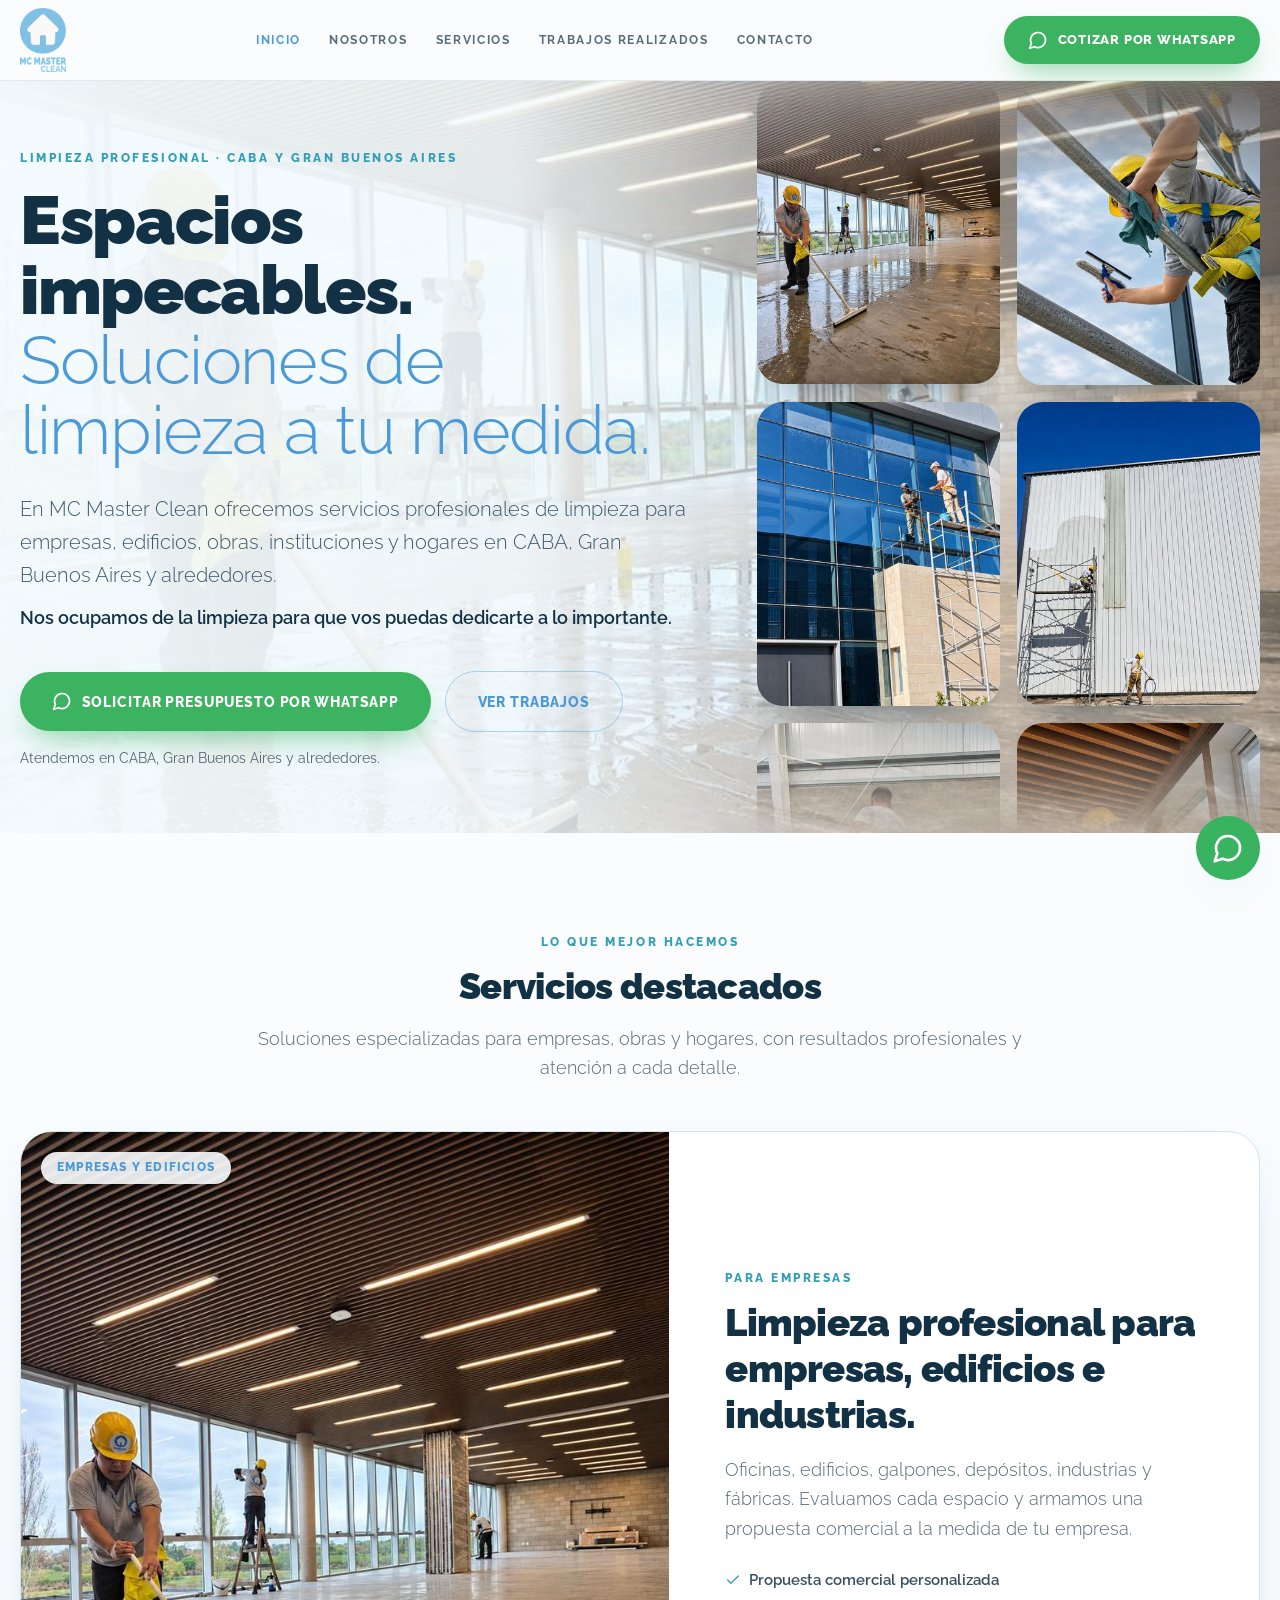
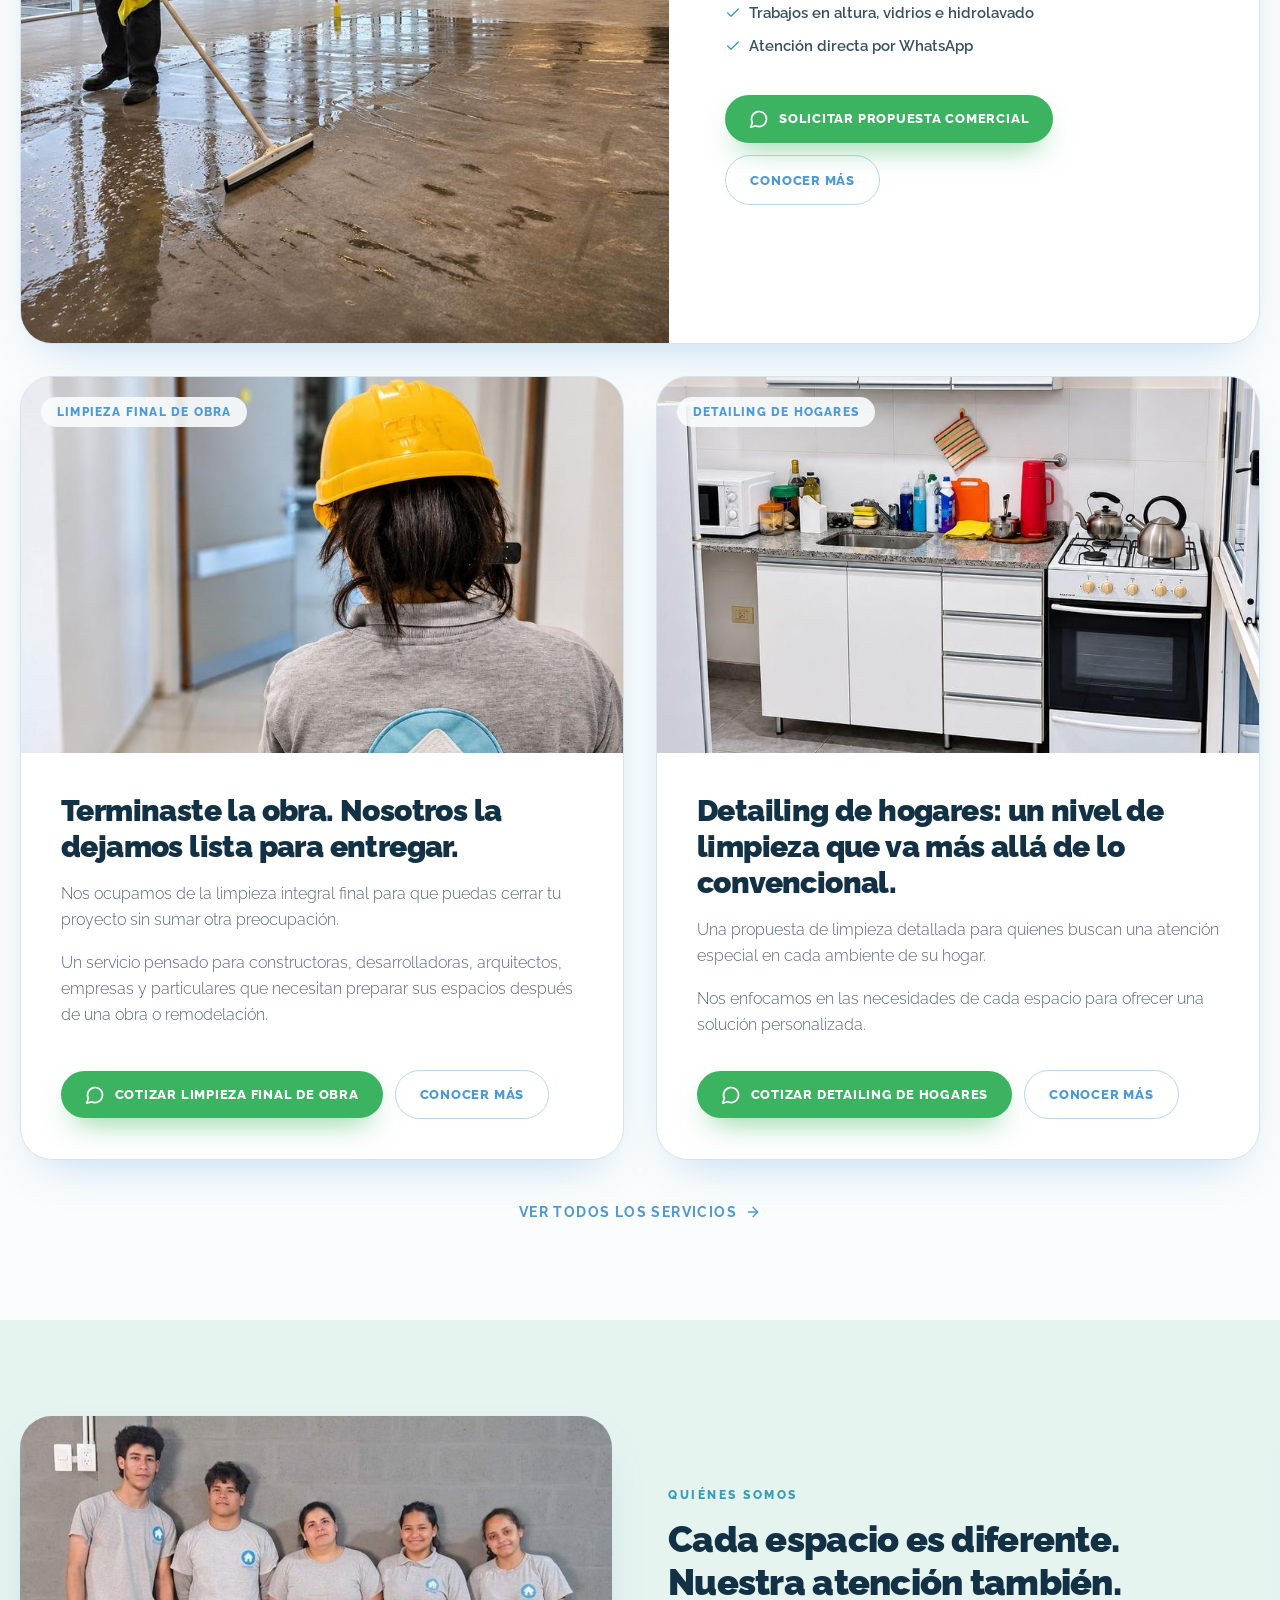
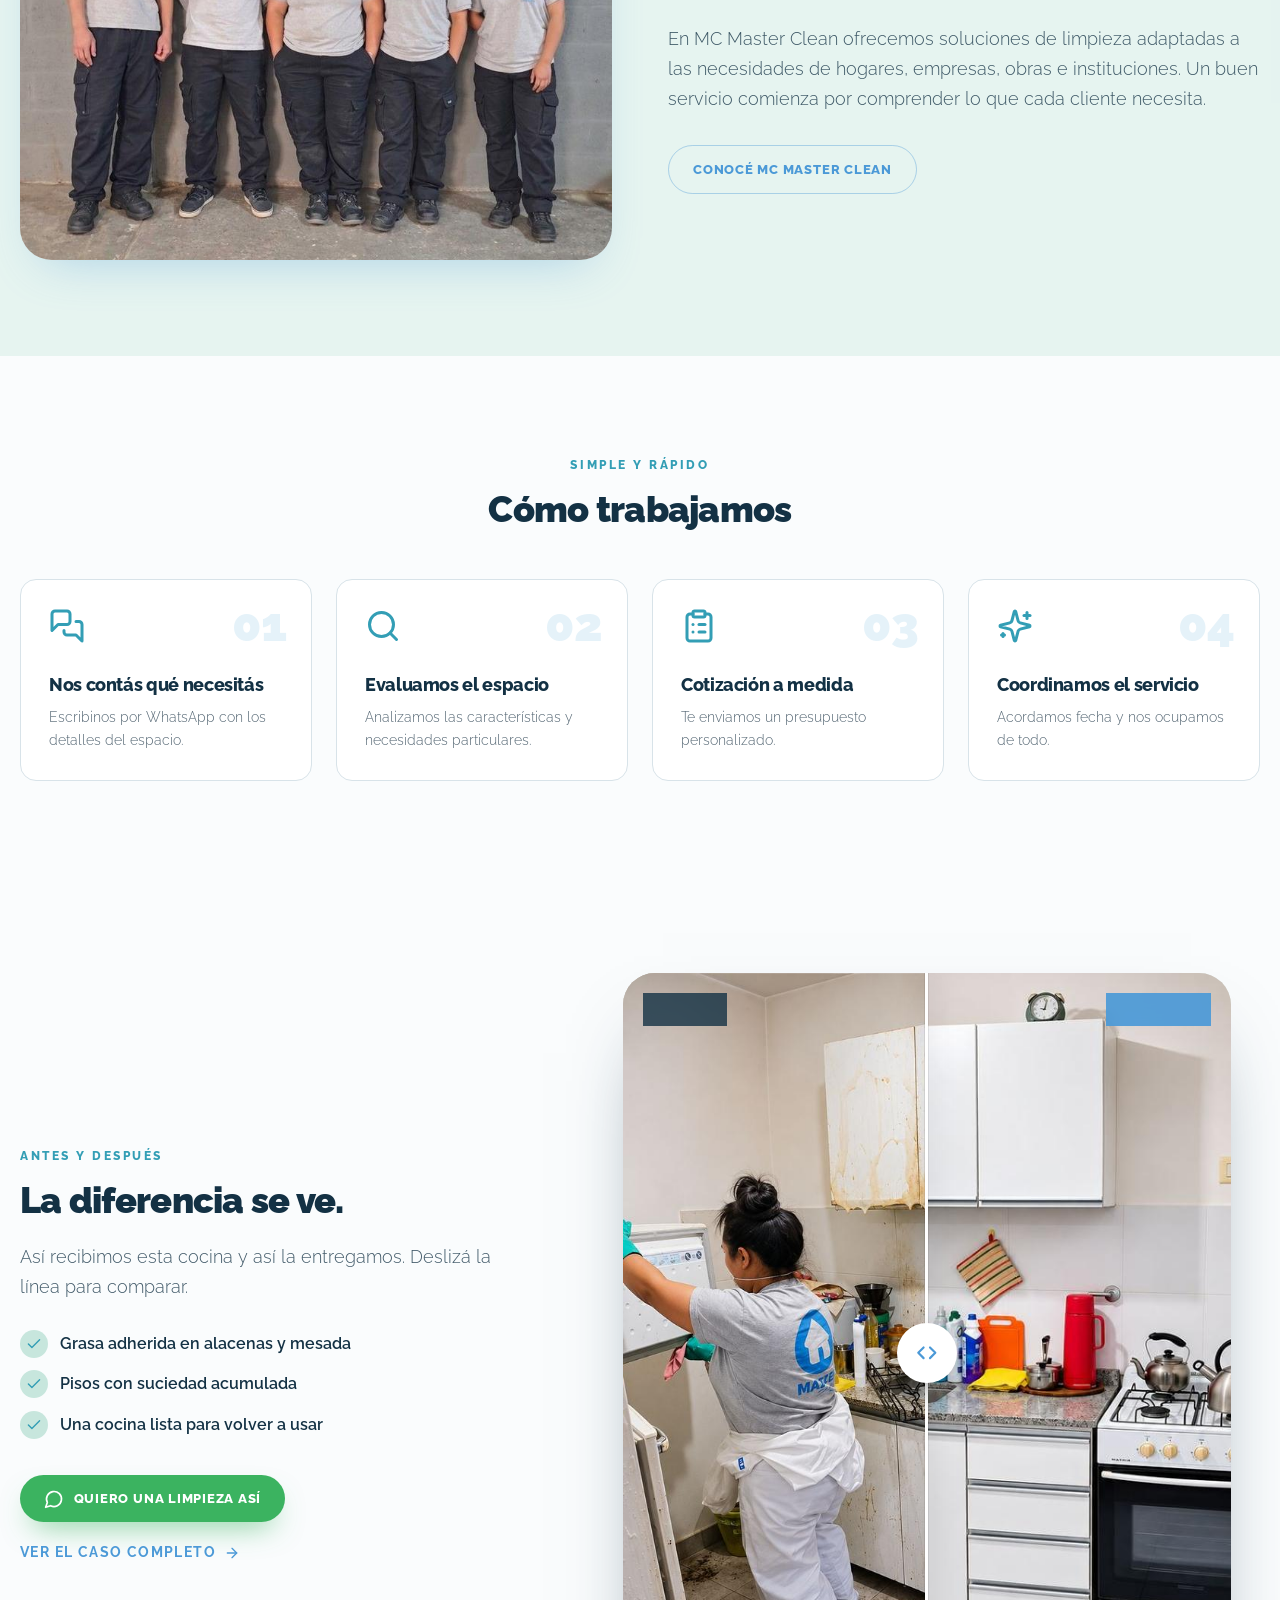
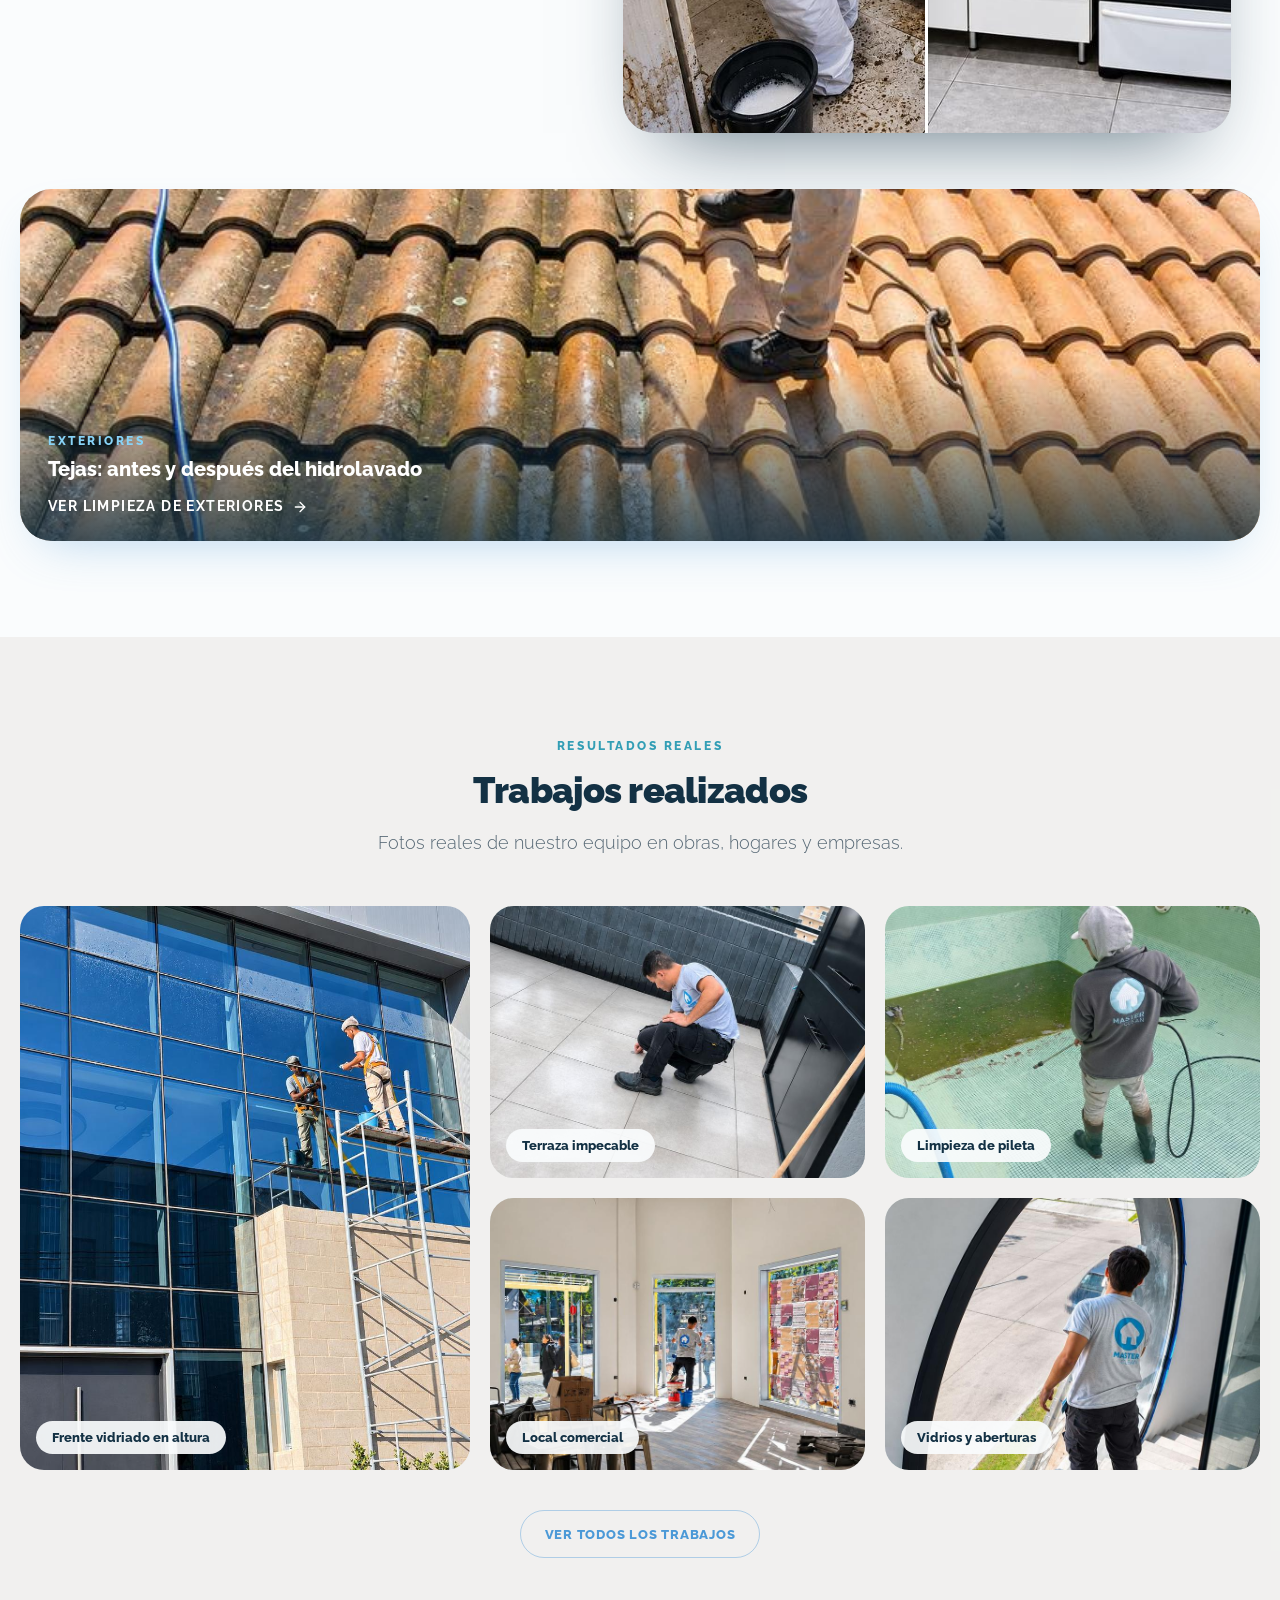
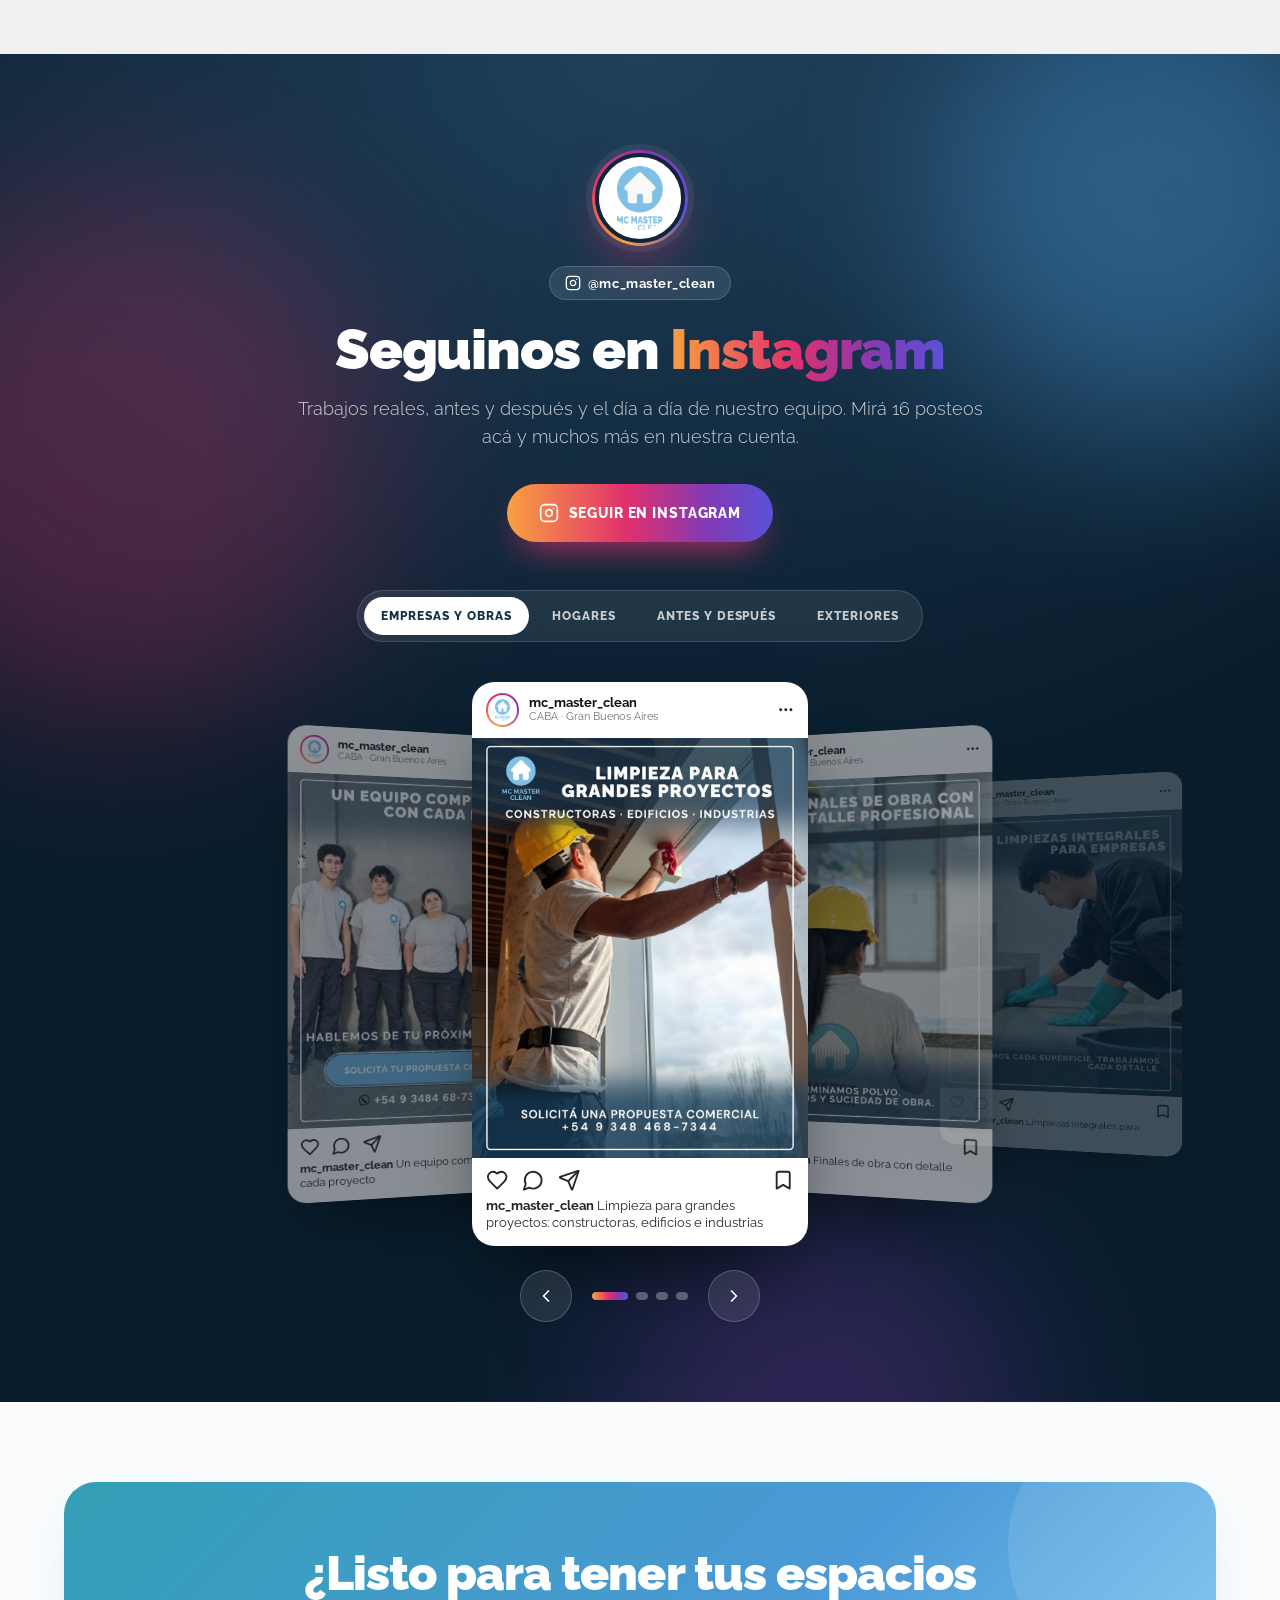
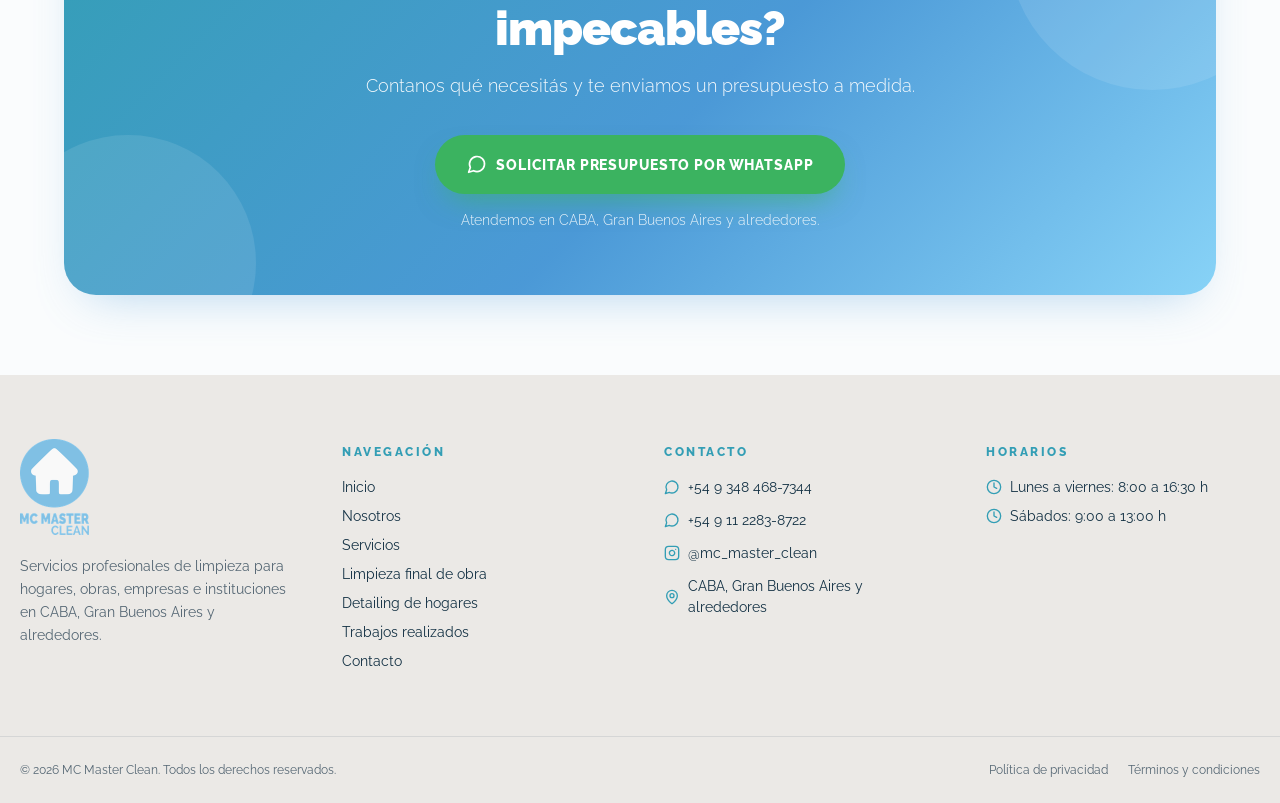
<file: index.html>
<!doctype html>
<html lang="es-AR">
<head>
<meta charset="utf-8">
<script>document.documentElement.className+=" js"</script>
<meta name="viewport" content="width=device-width, initial-scale=1">
<title>MC Master Clean | Empresa de limpieza en CABA, Gran Buenos Aires y alrededores</title>
<meta name="description" content="Limpieza final de obra, detailing de hogares y limpieza profesional de empresas e instituciones en CABA, Gran Buenos Aires y alrededores. Pedí tu presupuesto por WhatsApp.">
<meta name="author" content="MC Master Clean">
<meta property="og:site_name" content="MC Master Clean">
<meta property="og:locale" content="es_AR">
<meta property="og:type" content="website">
<meta property="og:title" content="MC Master Clean | Empresa de limpieza en CABA, Gran Buenos Aires y alrededores">
<meta property="og:description" content="Limpieza final de obra, detailing de hogares y limpieza profesional de empresas e instituciones en CABA, Gran Buenos Aires y alrededores. Pedí tu presupuesto por WhatsApp.">
<meta property="og:url" content="https://mcmasterclean.net/">
<meta name="twitter:card" content="summary_large_image">
<meta name="twitter:title" content="MC Master Clean | Empresa de limpieza en CABA, Gran Buenos Aires y alrededores">
<meta name="twitter:description" content="Limpieza final de obra, detailing de hogares y limpieza profesional de empresas e instituciones en CABA, Gran Buenos Aires y alrededores. Pedí tu presupuesto por WhatsApp.">
<meta name="theme-color" content="#7FBFE5">
<link rel="canonical" href="https://mcmasterclean.net/">
<link rel="icon" href="favicon.png" type="image/png">
<link rel="preconnect" href="https://fonts.googleapis.com">
<link rel="preconnect" href="https://fonts.gstatic.com" crossorigin>
<link rel="stylesheet" href="https://fonts.googleapis.com/css2?family=Raleway:wght@300;400;500;600;700;800;900&display=swap">
<link rel="stylesheet" href="estilos.css">
<!-- Analítica: pegá acá Google Tag Manager / GA4 / Meta Pixel. Los clics de WhatsApp envían "whatsapp_click" al dataLayer. -->
</head>
<body>
<header class="site-header" id="top">
  <div class="container header-bar">
    <a href="index.html" class="header-logo" aria-label="MC Master Clean - Inicio"><img src="img/logo-mc.png" alt="Logo MC Master Clean" width="46" height="64"></a>
    <nav class="main-nav" aria-label="Principal">
        <a href="index.html" class=" active" aria-current="page">Inicio</a>
        <a href="nosotros.html" class="">Nosotros</a>
        <a href="servicios.html" class="">Servicios</a>
        <a href="trabajos.html" class="">Trabajos realizados</a>
        <a href="contacto.html" class="">Contacto</a>
    </nav>
    <div class="header-actions">
      <a href="https://wa.me/5493484687344?text=Hola%2C%20MC%20Master%20Clean.%20Estuve%20viendo%20su%20p%C3%A1gina%20web%20y%20quisiera%20solicitar%20un%20presupuesto%20de%20limpieza." target="_blank" rel="noopener noreferrer" class="btn btn-whatsapp" data-track="header"><svg class="icon" aria-hidden="true" xmlns="http://www.w3.org/2000/svg" viewBox="0 0 24 24" fill="none" stroke="currentColor" stroke-width="2" stroke-linecap="round" stroke-linejoin="round" > <path d="M7.9 20A9 9 0 1 0 4 16.1L2 22Z" /> </svg>Cotizar por WhatsApp</a>
      <button class="menu-toggle" type="button" aria-label="Abrir menú" aria-expanded="false" aria-controls="mobile-nav"><svg class="icon i-open" aria-hidden="true" xmlns="http://www.w3.org/2000/svg" viewBox="0 0 24 24" fill="none" stroke="currentColor" stroke-width="2" stroke-linecap="round" stroke-linejoin="round" > <line x1="4" x2="20" y1="12" y2="12" /> <line x1="4" x2="20" y1="6" y2="6" /> <line x1="4" x2="20" y1="18" y2="18" /> </svg><svg class="icon i-close" aria-hidden="true" xmlns="http://www.w3.org/2000/svg" viewBox="0 0 24 24" fill="none" stroke="currentColor" stroke-width="2" stroke-linecap="round" stroke-linejoin="round" > <path d="M18 6 6 18" /> <path d="m6 6 12 12" /> </svg></button>
    </div>
  </div>
  <nav class="mobile-nav" id="mobile-nav" aria-label="Móvil">
        <a href="index.html" class="nav-link active" aria-current="page">Inicio</a>
        <a href="nosotros.html" class="nav-link">Nosotros</a>
        <a href="servicios.html" class="nav-link">Servicios</a>
        <a href="trabajos.html" class="nav-link">Trabajos realizados</a>
        <a href="contacto.html" class="nav-link">Contacto</a>
    <a href="https://wa.me/5493484687344?text=Hola%2C%20MC%20Master%20Clean.%20Estuve%20viendo%20su%20p%C3%A1gina%20web%20y%20quisiera%20solicitar%20un%20presupuesto%20de%20limpieza." target="_blank" rel="noopener noreferrer" class="btn btn-whatsapp" data-track="mobile_menu"><svg class="icon" aria-hidden="true" xmlns="http://www.w3.org/2000/svg" viewBox="0 0 24 24" fill="none" stroke="currentColor" stroke-width="2" stroke-linecap="round" stroke-linejoin="round" > <path d="M7.9 20A9 9 0 1 0 4 16.1L2 22Z" /> </svg>Cotizar por WhatsApp</a>
  </nav>
</header>
<main>

<section class="hero hero2">
  <img class="hero-bg" src="img/m/t/oficina-piso-800.jpg" srcset="img/m/t/oficina-piso-400.jpg 400w, img/m/t/oficina-piso-800.jpg 800w, img/m/oficina-piso.jpg 1200w" sizes="60vw" alt="" width="1200" height="1500" fetchpriority="high">
  <div class="hero-bg-veil" aria-hidden="true"></div>
  <div class="container hero2-grid">
    <div class="hero-content">
      <span class="eyebrow">Limpieza profesional · CABA y Gran Buenos Aires</span>
      <h1>Espacios impecables. <span class="light">Soluciones de limpieza a tu medida.</span></h1>
      <p class="lead">En MC Master Clean ofrecemos servicios profesionales de limpieza para empresas, edificios, obras, instituciones y hogares en CABA, Gran Buenos Aires y alrededores.</p>
      <p class="strong">Nos ocupamos de la limpieza para que vos puedas dedicarte a lo importante.</p>
      <div class="actions">
        <a href="https://wa.me/5493484687344?text=Hola%2C%20MC%20Master%20Clean.%20Estuve%20viendo%20su%20p%C3%A1gina%20web%20y%20quisiera%20solicitar%20un%20presupuesto%20de%20limpieza." target="_blank" rel="noopener noreferrer" class="btn btn-whatsapp btn-lg" data-track="home_hero"><svg class="icon" aria-hidden="true" xmlns="http://www.w3.org/2000/svg" viewBox="0 0 24 24" fill="none" stroke="currentColor" stroke-width="2" stroke-linecap="round" stroke-linejoin="round" > <path d="M7.9 20A9 9 0 1 0 4 16.1L2 22Z" /> </svg>Solicitar presupuesto por WhatsApp</a>
        <a href="trabajos.html" class="btn btn-ghost btn-lg">Ver trabajos</a>
      </div>
      <p class="small-note">Atendemos en CABA, Gran Buenos Aires y alrededores.</p>
    </div>
    
    <div class="mq" aria-label="Fotos de trabajos de MC Master Clean">
      <div class="mq-col up"><div class="mq-track"><figure class="mq-card"><img src="img/m/t/oficina-piso-400.jpg" srcset="img/m/t/oficina-piso-400.jpg 400w, img/m/t/oficina-piso-800.jpg 800w" sizes="(min-width: 1024px) 22rem, 12rem" alt="Limpieza del piso de un edificio de oficinas con ventanales" width="800" height="1000" decoding="async" fetchpriority="high"></figure><figure class="mq-card"><img src="img/m/t/frente-vidriado-400.jpg" srcset="img/m/t/frente-vidriado-400.jpg 400w, img/m/t/frente-vidriado-800.jpg 800w" sizes="(min-width: 1024px) 22rem, 12rem" alt="Limpieza en altura de un frente vidriado" width="800" height="1000" decoding="async" fetchpriority="high"></figure><figure class="mq-card"><img src="img/m/t/galpon-hidrolavado-400.jpg" srcset="img/m/t/galpon-hidrolavado-400.jpg 400w, img/m/t/galpon-hidrolavado-800.jpg 800w" sizes="(min-width: 1024px) 22rem, 12rem" alt="Hidrolavado del piso de un galpón" width="800" height="1000" decoding="async"></figure><figure class="mq-card"><img src="img/m/t/ventanal-equipo-400.jpg" srcset="img/m/t/ventanal-equipo-400.jpg 400w, img/m/t/ventanal-equipo-800.jpg 800w" sizes="(min-width: 1024px) 22rem, 12rem" alt="Limpieza de ventanales en un edificio" width="800" height="1000" decoding="async" loading="lazy"></figure><figure class="mq-card"><img src="img/m/t/ventana-obra-400.jpg" srcset="img/m/t/ventana-obra-400.jpg 400w, img/m/t/ventana-obra-800.jpg 800w" sizes="(min-width: 1024px) 22rem, 12rem" alt="Limpieza de ventanales en un edificio en obra" width="800" height="1000" decoding="async" loading="lazy"></figure><figure class="mq-card"><img src="img/m/t/oficina-piso-400.jpg" srcset="img/m/t/oficina-piso-400.jpg 400w, img/m/t/oficina-piso-800.jpg 800w" sizes="(min-width: 1024px) 22rem, 12rem" alt="" width="800" height="1000" decoding="async" loading="lazy"></figure><figure class="mq-card"><img src="img/m/t/frente-vidriado-400.jpg" srcset="img/m/t/frente-vidriado-400.jpg 400w, img/m/t/frente-vidriado-800.jpg 800w" sizes="(min-width: 1024px) 22rem, 12rem" alt="" width="800" height="1000" decoding="async" loading="lazy"></figure><figure class="mq-card"><img src="img/m/t/galpon-hidrolavado-400.jpg" srcset="img/m/t/galpon-hidrolavado-400.jpg 400w, img/m/t/galpon-hidrolavado-800.jpg 800w" sizes="(min-width: 1024px) 22rem, 12rem" alt="" width="800" height="1000" decoding="async" loading="lazy"></figure><figure class="mq-card"><img src="img/m/t/ventanal-equipo-400.jpg" srcset="img/m/t/ventanal-equipo-400.jpg 400w, img/m/t/ventanal-equipo-800.jpg 800w" sizes="(min-width: 1024px) 22rem, 12rem" alt="" width="800" height="1000" decoding="async" loading="lazy"></figure><figure class="mq-card"><img src="img/m/t/ventana-obra-400.jpg" srcset="img/m/t/ventana-obra-400.jpg 400w, img/m/t/ventana-obra-800.jpg 800w" sizes="(min-width: 1024px) 22rem, 12rem" alt="" width="800" height="1000" decoding="async" loading="lazy"></figure></div></div>
      <div class="mq-col down"><div class="mq-track"><figure class="mq-card"><img src="img/m/t/altura-andamio-400.jpg" srcset="img/m/t/altura-andamio-400.jpg 400w, img/m/t/altura-andamio-800.jpg 800w" sizes="(min-width: 1024px) 22rem, 12rem" alt="Limpieza de vidrios en altura desde un andamio" width="800" height="1000" decoding="async" fetchpriority="high"></figure><figure class="mq-card"><img src="img/m/t/hidrolavado-fachada-400.jpg" srcset="img/m/t/hidrolavado-fachada-400.jpg 400w, img/m/t/hidrolavado-fachada-800.jpg 800w" sizes="(min-width: 1024px) 22rem, 12rem" alt="Hidrolavado de la fachada de un galpón" width="800" height="1000" decoding="async" fetchpriority="high"></figure><figure class="mq-card"><img src="img/m/t/marco-ventana-400.jpg" srcset="img/m/t/marco-ventana-400.jpg 400w, img/m/t/marco-ventana-800.jpg 800w" sizes="(min-width: 1024px) 22rem, 12rem" alt="Limpieza de marcos de ventanas en altura" width="800" height="1000" decoding="async"></figure><figure class="mq-card"><img src="img/m/t/portada-400.jpg" srcset="img/m/t/portada-400.jpg 400w, img/m/t/portada-800.jpg 800w" sizes="(min-width: 1024px) 22rem, 12rem" alt="Operaria con casco trabajando en un edificio" width="800" height="1000" decoding="async" loading="lazy"></figure><figure class="mq-card"><img src="img/m/t/pasillo-obra-400.jpg" srcset="img/m/t/pasillo-obra-400.jpg 400w, img/m/t/pasillo-obra-800.jpg 800w" sizes="(min-width: 1024px) 22rem, 12rem" alt="Limpieza final de un pasillo en un edificio" width="800" height="1000" decoding="async" loading="lazy"></figure><figure class="mq-card"><img src="img/m/t/altura-andamio-400.jpg" srcset="img/m/t/altura-andamio-400.jpg 400w, img/m/t/altura-andamio-800.jpg 800w" sizes="(min-width: 1024px) 22rem, 12rem" alt="" width="800" height="1000" decoding="async" loading="lazy"></figure><figure class="mq-card"><img src="img/m/t/hidrolavado-fachada-400.jpg" srcset="img/m/t/hidrolavado-fachada-400.jpg 400w, img/m/t/hidrolavado-fachada-800.jpg 800w" sizes="(min-width: 1024px) 22rem, 12rem" alt="" width="800" height="1000" decoding="async" loading="lazy"></figure><figure class="mq-card"><img src="img/m/t/marco-ventana-400.jpg" srcset="img/m/t/marco-ventana-400.jpg 400w, img/m/t/marco-ventana-800.jpg 800w" sizes="(min-width: 1024px) 22rem, 12rem" alt="" width="800" height="1000" decoding="async" loading="lazy"></figure><figure class="mq-card"><img src="img/m/t/portada-400.jpg" srcset="img/m/t/portada-400.jpg 400w, img/m/t/portada-800.jpg 800w" sizes="(min-width: 1024px) 22rem, 12rem" alt="" width="800" height="1000" decoding="async" loading="lazy"></figure><figure class="mq-card"><img src="img/m/t/pasillo-obra-400.jpg" srcset="img/m/t/pasillo-obra-400.jpg 400w, img/m/t/pasillo-obra-800.jpg 800w" sizes="(min-width: 1024px) 22rem, 12rem" alt="" width="800" height="1000" decoding="async" loading="lazy"></figure></div></div>
      <div class="mq-row"><div class="mq-track"><figure class="mq-card"><img src="img/m/t/cocina-5-400.jpg" alt="Limpieza profunda de cocina: antes" width="400" height="500" decoding="async"><span class="mq-tag antes">Antes</span></figure><figure class="mq-card"><img src="img/m/t/cocina-1-400.jpg" alt="Limpieza profunda de cocina: proceso" width="400" height="500" decoding="async"><span class="mq-tag">Proceso</span></figure><figure class="mq-card"><img src="img/m/t/cocina-2-400.jpg" alt="Limpieza profunda de cocina: proceso" width="400" height="500" decoding="async"><span class="mq-tag">Proceso</span></figure><figure class="mq-card"><img src="img/m/t/cocina-3-400.jpg" alt="Limpieza profunda de cocina: proceso" width="400" height="500" decoding="async"><span class="mq-tag">Proceso</span></figure><figure class="mq-card"><img src="img/m/t/cocina-4-400.jpg" alt="Limpieza profunda de cocina: proceso" width="400" height="500" decoding="async"><span class="mq-tag">Proceso</span></figure><figure class="mq-card"><img src="img/m/t/cocina-6-400.jpg" alt="Limpieza profunda de cocina: proceso" width="400" height="500" decoding="async"><span class="mq-tag">Proceso</span></figure><figure class="mq-card"><img src="img/m/t/cocina-7-400.jpg" alt="Limpieza profunda de cocina: después" width="400" height="500" decoding="async"><span class="mq-tag despues">Después</span></figure><figure class="mq-card"><img src="img/m/t/cocina-8-400.jpg" alt="Limpieza profunda de cocina: después" width="400" height="500" decoding="async"><span class="mq-tag despues">Después</span></figure><figure class="mq-card"><img src="img/m/t/cocina-5-400.jpg" alt="" width="400" height="500" decoding="async"><span class="mq-tag antes">Antes</span></figure><figure class="mq-card"><img src="img/m/t/cocina-1-400.jpg" alt="" width="400" height="500" decoding="async"><span class="mq-tag">Proceso</span></figure><figure class="mq-card"><img src="img/m/t/cocina-2-400.jpg" alt="" width="400" height="500" decoding="async"><span class="mq-tag">Proceso</span></figure><figure class="mq-card"><img src="img/m/t/cocina-3-400.jpg" alt="" width="400" height="500" decoding="async"><span class="mq-tag">Proceso</span></figure><figure class="mq-card"><img src="img/m/t/cocina-4-400.jpg" alt="" width="400" height="500" decoding="async"><span class="mq-tag">Proceso</span></figure><figure class="mq-card"><img src="img/m/t/cocina-6-400.jpg" alt="" width="400" height="500" decoding="async"><span class="mq-tag">Proceso</span></figure><figure class="mq-card"><img src="img/m/t/cocina-7-400.jpg" alt="" width="400" height="500" decoding="async"><span class="mq-tag despues">Después</span></figure><figure class="mq-card"><img src="img/m/t/cocina-8-400.jpg" alt="" width="400" height="500" decoding="async"><span class="mq-tag despues">Después</span></figure></div></div>
    </div>
  </div>
</section>

<section class="section">
  <div class="inner">
      <div class="section-title">
        <span class="eyebrow">Lo que mejor hacemos</span>
        <h2 class="h2">Servicios destacados</h2>
        <p class="sub">Soluciones especializadas para empresas, obras y hogares, con resultados profesionales y atención a cada detalle.</p>
      </div>
    <article class="feature lead">
      <div class="media">
        <img src="img/m/t/oficina-piso-800.jpg" srcset="img/m/t/oficina-piso-400.jpg 400w, img/m/t/oficina-piso-800.jpg 800w, img/m/oficina-piso.jpg 1200w" sizes="(min-width: 1024px) 34vw, (min-width: 640px) 50vw, 92vw" alt="Operario de MC Master Clean limpiando el piso de un edificio de oficinas con ventanales" loading="lazy" width="1200" height="1500" style="object-position:center 55%">
        <span class="tag">Empresas y edificios</span>
      </div>
      <div class="body">
        <span class="eyebrow">Para empresas</span>
        <h3>Limpieza profesional para empresas, edificios e industrias.</h3>
        <p>Oficinas, edificios, galpones, depósitos, industrias y fábricas. Evaluamos cada espacio y armamos una propuesta comercial a la medida de tu empresa.</p>
        <ul class="checks">
          <li><svg class="icon" aria-hidden="true" xmlns="http://www.w3.org/2000/svg" viewBox="0 0 24 24" fill="none" stroke="currentColor" stroke-width="2" stroke-linecap="round" stroke-linejoin="round" > <path d="M20 6 9 17l-5-5" /> </svg> Propuesta comercial personalizada</li>
          <li><svg class="icon" aria-hidden="true" xmlns="http://www.w3.org/2000/svg" viewBox="0 0 24 24" fill="none" stroke="currentColor" stroke-width="2" stroke-linecap="round" stroke-linejoin="round" > <path d="M20 6 9 17l-5-5" /> </svg> Trabajos en altura, vidrios e hidrolavado</li>
          <li><svg class="icon" aria-hidden="true" xmlns="http://www.w3.org/2000/svg" viewBox="0 0 24 24" fill="none" stroke="currentColor" stroke-width="2" stroke-linecap="round" stroke-linejoin="round" > <path d="M20 6 9 17l-5-5" /> </svg> Atención directa por WhatsApp</li>
        </ul>
        <div class="actions">
          <a href="https://wa.me/5493484687344?text=Hola%2C%20MC%20Master%20Clean.%20Estuve%20viendo%20su%20p%C3%A1gina%20web%20y%20quisiera%20solicitar%20una%20propuesta%20comercial%20de%20limpieza%20para%20mi%20empresa." target="_blank" rel="noopener noreferrer" class="btn btn-whatsapp" data-track="home_empresas"><svg class="icon" aria-hidden="true" xmlns="http://www.w3.org/2000/svg" viewBox="0 0 24 24" fill="none" stroke="currentColor" stroke-width="2" stroke-linecap="round" stroke-linejoin="round" > <path d="M7.9 20A9 9 0 1 0 4 16.1L2 22Z" /> </svg>Solicitar propuesta comercial</a>
          <a href="servicios.html#empresas" class="btn btn-ghost">Conocer más</a>
        </div>
      </div>
    </article>
    <div class="features">
        <article class="feature">
          <div class="media">
            <img src="img/m/t/pasillo-obra-800.jpg" srcset="img/m/t/pasillo-obra-400.jpg 400w, img/m/t/pasillo-obra-800.jpg 800w, img/m/pasillo-obra.jpg 1200w" sizes="(min-width: 1024px) 34vw, (min-width: 640px) 50vw, 92vw" alt="Operaria con casco limpiando un pasillo en una obra terminada" loading="lazy" width="1200" height="1500" style="object-position:center 30%">
            <span class="tag">Limpieza final de obra</span>
          </div>
          <div class="body">
            <h3>Terminaste la obra. Nosotros la dejamos lista para entregar.</h3>
            <p>Nos ocupamos de la limpieza integral final para que puedas cerrar tu proyecto sin sumar otra preocupación.</p>
            <p>Un servicio pensado para constructoras, desarrolladoras, arquitectos, empresas y particulares que necesitan preparar sus espacios después de una obra o remodelación.</p>
            <div class="actions">
              <a href="https://wa.me/5493484687344?text=Hola%2C%20MC%20Master%20Clean.%20Quiero%20solicitar%20un%20presupuesto%20para%20una%20limpieza%20final%20de%20obra." target="_blank" rel="noopener noreferrer" class="btn btn-whatsapp" data-track="home_featured_card"><svg class="icon" aria-hidden="true" xmlns="http://www.w3.org/2000/svg" viewBox="0 0 24 24" fill="none" stroke="currentColor" stroke-width="2" stroke-linecap="round" stroke-linejoin="round" > <path d="M7.9 20A9 9 0 1 0 4 16.1L2 22Z" /> </svg>Cotizar limpieza final de obra</a>
              <a href="limpieza-final-de-obra.html" class="btn btn-ghost">Conocer más</a>
            </div>
          </div>
        </article>
        <article class="feature">
          <div class="media">
            <img src="img/m/t/cocina-7-800.jpg" srcset="img/m/t/cocina-7-400.jpg 400w, img/m/t/cocina-7-800.jpg 800w, img/m/cocina-7.jpg 1200w" sizes="(min-width: 1024px) 34vw, (min-width: 640px) 50vw, 92vw" alt="Cocina impecable después de una limpieza profunda" loading="lazy" width="1200" height="1500" style="object-position:center 60%">
            <span class="tag">Detailing de hogares</span>
          </div>
          <div class="body">
            <h3>Detailing de hogares: un nivel de limpieza que va más allá de lo convencional.</h3>
            <p>Una propuesta de limpieza detallada para quienes buscan una atención especial en cada ambiente de su hogar.</p>
            <p>Nos enfocamos en las necesidades de cada espacio para ofrecer una solución personalizada.</p>
            <div class="actions">
              <a href="https://wa.me/5493484687344?text=Hola%2C%20MC%20Master%20Clean.%20Me%20interesa%20el%20servicio%20de%20detailing%20de%20hogares%20y%20quisiera%20solicitar%20una%20cotizaci%C3%B3n." target="_blank" rel="noopener noreferrer" class="btn btn-whatsapp" data-track="home_featured_card"><svg class="icon" aria-hidden="true" xmlns="http://www.w3.org/2000/svg" viewBox="0 0 24 24" fill="none" stroke="currentColor" stroke-width="2" stroke-linecap="round" stroke-linejoin="round" > <path d="M7.9 20A9 9 0 1 0 4 16.1L2 22Z" /> </svg>Cotizar detailing de hogares</a>
              <a href="detailing-de-hogares.html" class="btn btn-ghost">Conocer más</a>
            </div>
          </div>
        </article>
    </div>
    <div class="center" style="margin-top:2.5rem"><a href="servicios.html" class="link-more">Ver todos los servicios <svg class="icon" aria-hidden="true" xmlns="http://www.w3.org/2000/svg" viewBox="0 0 24 24" fill="none" stroke="currentColor" stroke-width="2" stroke-linecap="round" stroke-linejoin="round" > <path d="M5 12h14" /> <path d="m12 5 7 7-7 7" /> </svg></a></div>
  </div>
</section>

<section class="section bg-mint">
  <div class="inner split">
    <img src="img/m/t/equipo-uniforme-800.jpg" srcset="img/m/t/equipo-uniforme-400.jpg 400w, img/m/t/equipo-uniforme-800.jpg 800w, img/m/equipo-uniforme.jpg 1200w" sizes="(min-width: 1024px) 34vw, (min-width: 640px) 50vw, 92vw" alt="El equipo de MC Master Clean con su uniforme" loading="lazy" width="896" height="1195" class="photo" style="object-position:center 55%">
    <div>
      <span class="eyebrow">Quiénes somos</span>
      <h2 class="h2">Cada espacio es diferente. Nuestra atención también.</h2>
      <p class="lead">En MC Master Clean ofrecemos soluciones de limpieza adaptadas a las necesidades de hogares, empresas, obras e instituciones. Un buen servicio comienza por comprender lo que cada cliente necesita.</p>
      <a href="nosotros.html" class="btn btn-ghost" style="margin-top:2rem">Conocé MC Master Clean</a>
    </div>
  </div>
</section>

<section class="section">
  <div class="inner">
      <div class="section-title">
        <span class="eyebrow">Simple y rápido</span>
        <h2 class="h2">Cómo trabajamos</h2>
        
      </div>
    <ol class="grid cols-4">
      <li class="card step"><span class="num">01</span><svg class="icon icon-lg" aria-hidden="true" xmlns="http://www.w3.org/2000/svg" viewBox="0 0 24 24" fill="none" stroke="currentColor" stroke-width="2" stroke-linecap="round" stroke-linejoin="round" > <path d="M14 9a2 2 0 0 1-2 2H6l-4 4V4a2 2 0 0 1 2-2h8a2 2 0 0 1 2 2z" /> <path d="M18 9h2a2 2 0 0 1 2 2v11l-4-4h-6a2 2 0 0 1-2-2v-1" /> </svg><h3>Nos contás qué necesitás</h3><p>Escribinos por WhatsApp con los detalles del espacio.</p></li>
      <li class="card step"><span class="num">02</span><svg class="icon icon-lg" aria-hidden="true" xmlns="http://www.w3.org/2000/svg" viewBox="0 0 24 24" fill="none" stroke="currentColor" stroke-width="2" stroke-linecap="round" stroke-linejoin="round" > <circle cx="11" cy="11" r="8" /> <path d="m21 21-4.3-4.3" /> </svg><h3>Evaluamos el espacio</h3><p>Analizamos las características y necesidades particulares.</p></li>
      <li class="card step"><span class="num">03</span><svg class="icon icon-lg" aria-hidden="true" xmlns="http://www.w3.org/2000/svg" viewBox="0 0 24 24" fill="none" stroke="currentColor" stroke-width="2" stroke-linecap="round" stroke-linejoin="round" > <rect width="8" height="4" x="8" y="2" rx="1" ry="1" /> <path d="M16 4h2a2 2 0 0 1 2 2v14a2 2 0 0 1-2 2H6a2 2 0 0 1-2-2V6a2 2 0 0 1 2-2h2" /> <path d="M12 11h4" /> <path d="M12 16h4" /> <path d="M8 11h.01" /> <path d="M8 16h.01" /> </svg><h3>Cotización a medida</h3><p>Te enviamos un presupuesto personalizado.</p></li>
      <li class="card step"><span class="num">04</span><svg class="icon icon-lg" aria-hidden="true" xmlns="http://www.w3.org/2000/svg" viewBox="0 0 24 24" fill="none" stroke="currentColor" stroke-width="2" stroke-linecap="round" stroke-linejoin="round" > <path d="M9.937 15.5A2 2 0 0 0 8.5 14.063l-6.135-1.582a.5.5 0 0 1 0-.962L8.5 9.936A2 2 0 0 0 9.937 8.5l1.582-6.135a.5.5 0 0 1 .963 0L14.063 8.5A2 2 0 0 0 15.5 9.937l6.135 1.581a.5.5 0 0 1 0 .964L15.5 14.063a2 2 0 0 0-1.437 1.437l-1.582 6.135a.5.5 0 0 1-.963 0z" /> <path d="M20 3v4" /> <path d="M22 5h-4" /> <path d="M4 17v2" /> <path d="M5 18H3" /> </svg><h3>Coordinamos el servicio</h3><p>Acordamos fecha y nos ocupamos de todo.</p></li>
    </ol>
  </div>
</section>

<section class="section ba-section">
  <div class="inner ba-split">
    <div class="ba-text">
      <span class="eyebrow">Antes y después</span>
      <h2 class="h2">La diferencia se ve.</h2>
      <p class="lead">Así recibimos esta cocina y así la entregamos. Deslizá la línea para comparar.</p>
      <ul class="ba-list">
        <li><svg class="icon" aria-hidden="true" xmlns="http://www.w3.org/2000/svg" viewBox="0 0 24 24" fill="none" stroke="currentColor" stroke-width="2" stroke-linecap="round" stroke-linejoin="round" > <path d="M20 6 9 17l-5-5" /> </svg> Grasa adherida en alacenas y mesada</li>
        <li><svg class="icon" aria-hidden="true" xmlns="http://www.w3.org/2000/svg" viewBox="0 0 24 24" fill="none" stroke="currentColor" stroke-width="2" stroke-linecap="round" stroke-linejoin="round" > <path d="M20 6 9 17l-5-5" /> </svg> Pisos con suciedad acumulada</li>
        <li><svg class="icon" aria-hidden="true" xmlns="http://www.w3.org/2000/svg" viewBox="0 0 24 24" fill="none" stroke="currentColor" stroke-width="2" stroke-linecap="round" stroke-linejoin="round" > <path d="M20 6 9 17l-5-5" /> </svg> Una cocina lista para volver a usar</li>
      </ul>
      <div class="ba-actions">
        <a href="https://wa.me/5493484687344?text=Hola%2C%20MC%20Master%20Clean.%20Me%20interesa%20el%20servicio%20de%20detailing%20de%20hogares%20y%20quisiera%20solicitar%20una%20cotizaci%C3%B3n." target="_blank" rel="noopener noreferrer" class="btn btn-whatsapp" data-track="home_antes_despues"><svg class="icon" aria-hidden="true" xmlns="http://www.w3.org/2000/svg" viewBox="0 0 24 24" fill="none" stroke="currentColor" stroke-width="2" stroke-linecap="round" stroke-linejoin="round" > <path d="M7.9 20A9 9 0 1 0 4 16.1L2 22Z" /> </svg>Quiero una limpieza así</a>
        <a href="detailing-de-hogares.html" class="link-more">Ver el caso completo <svg class="icon" aria-hidden="true" xmlns="http://www.w3.org/2000/svg" viewBox="0 0 24 24" fill="none" stroke="currentColor" stroke-width="2" stroke-linecap="round" stroke-linejoin="round" > <path d="M5 12h14" /> <path d="m12 5 7 7-7 7" /> </svg></a>
      </div>
    </div>
    
    <div class="compare" data-compare style="--pos:50%">
      <img class="c-after" src="img/m/t/cocina-7-800.jpg" srcset="img/m/t/cocina-7-400.jpg 400w, img/m/t/cocina-7-800.jpg 800w, img/m/cocina-7.jpg 1200w" sizes="(min-width: 1024px) 34vw, (min-width: 640px) 50vw, 92vw" alt="La misma cocina impecable después de la limpieza" loading="lazy" width="1200" height="1500" style="transform:scale(1.22) translate(8%, 2.5%)">
      <div class="c-before"><img src="img/m/t/cocina-5-800.jpg" srcset="img/m/t/cocina-5-400.jpg 400w, img/m/t/cocina-5-800.jpg 800w, img/m/cocina-5.jpg 1200w" sizes="(min-width: 1024px) 34vw, (min-width: 640px) 50vw, 92vw" alt="Cocina con grasa y suciedad acumulada antes de la limpieza" loading="lazy" width="1200" height="1500"></div>
      <span class="c-tag l">Antes</span><span class="c-tag r">Después</span>
      <div class="c-line" aria-hidden="true"><span class="c-knob"><svg class="icon" aria-hidden="true" xmlns="http://www.w3.org/2000/svg" viewBox="0 0 24 24" fill="none" stroke="currentColor" stroke-width="2" stroke-linecap="round" stroke-linejoin="round" > <path d="m9 7-5 5 5 5" /> <path d="m15 7 5 5-5 5" /> </svg></span></div>
      <input type="range" min="0" max="100" value="50" step="0.1" aria-label="Deslizá para comparar el antes y el después">
    </div>
  </div>
  <div class="inner">
    <figure class="ba-wide"><img src="img/m/t/tejas-antes-despues-800.jpg" srcset="img/m/t/tejas-antes-despues-400.jpg 400w, img/m/t/tejas-antes-despues-800.jpg 800w, img/m/tejas-antes-despues.jpg 1200w" sizes="(min-width: 1024px) 34vw, (min-width: 640px) 50vw, 92vw" alt="Techo de tejas: a la izquierda sin limpiar, a la derecha después del hidrolavado" loading="lazy" width="1200" height="1500" style="object-position:center 40%"><figcaption><span class="eyebrow">Exteriores</span><strong>Tejas: antes y después del hidrolavado</strong><a href="servicios.html#exteriores" class="link-more">Ver limpieza de exteriores <svg class="icon" aria-hidden="true" xmlns="http://www.w3.org/2000/svg" viewBox="0 0 24 24" fill="none" stroke="currentColor" stroke-width="2" stroke-linecap="round" stroke-linejoin="round" > <path d="M5 12h14" /> <path d="m12 5 7 7-7 7" /> </svg></a></figcaption></figure>
  </div>
</section>

<section class="section bg-cream">
  <div class="inner">
      <div class="section-title">
        <span class="eyebrow">Resultados reales</span>
        <h2 class="h2">Trabajos realizados</h2>
        <p class="sub">Fotos reales de nuestro equipo en obras, hogares y empresas.</p>
      </div>
    
    <div class="bento">
      <a href="trabajos.html" class="tile t1"><img src="img/m/t/frente-vidriado-800.jpg" srcset="img/m/t/frente-vidriado-400.jpg 400w, img/m/t/frente-vidriado-800.jpg 800w, img/m/frente-vidriado.jpg 1200w" sizes="(min-width: 1024px) 34vw, (min-width: 640px) 50vw, 92vw" alt="Frente vidriado en altura" loading="lazy" width="1200" height="1500" style="object-position:center"><span class="cap">Frente vidriado en altura</span></a>
      <a href="trabajos.html" class="tile t2"><img src="img/m/t/detailing-terraza-800.jpg" srcset="img/m/t/detailing-terraza-400.jpg 400w, img/m/t/detailing-terraza-800.jpg 800w, img/m/detailing-terraza.jpg 1200w" sizes="(min-width: 1024px) 34vw, (min-width: 640px) 50vw, 92vw" alt="Terraza impecable" loading="lazy" width="1200" height="1500" style="object-position:center 60%"><span class="cap">Terraza impecable</span></a>
      <a href="trabajos.html" class="tile t3"><img src="img/m/t/pileta-800.jpg" srcset="img/m/t/pileta-400.jpg 400w, img/m/t/pileta-800.jpg 800w, img/m/pileta.jpg 1200w" sizes="(min-width: 1024px) 34vw, (min-width: 640px) 50vw, 92vw" alt="Limpieza de pileta" loading="lazy" width="1200" height="1500" style="object-position:center 40%"><span class="cap">Limpieza de pileta</span></a>
      <a href="trabajos.html" class="tile t4"><img src="img/m/t/local-800.jpg" srcset="img/m/t/local-400.jpg 400w, img/m/t/local-800.jpg 800w, img/m/local.jpg 1200w" sizes="(min-width: 1024px) 34vw, (min-width: 640px) 50vw, 92vw" alt="Local comercial" loading="lazy" width="1200" height="1500" style="object-position:center 55%"><span class="cap">Local comercial</span></a>
      <a href="trabajos.html" class="tile t5"><img src="img/m/t/vidrios-ovalo-800.jpg" srcset="img/m/t/vidrios-ovalo-400.jpg 400w, img/m/t/vidrios-ovalo-800.jpg 800w, img/m/vidrios-ovalo.jpg 1200w" sizes="(min-width: 1024px) 34vw, (min-width: 640px) 50vw, 92vw" alt="Vidrios y aberturas" loading="lazy" width="1200" height="1500" style="object-position:center 45%"><span class="cap">Vidrios y aberturas</span></a>
    </div>
    <div class="center" style="margin-top:2.5rem"><a href="trabajos.html" class="btn btn-ghost">Ver todos los trabajos</a></div>
  </div>
</section>

<section class="ig" id="instagram">
  <div class="ig-glow g1" aria-hidden="true"></div>
  <div class="ig-glow g2" aria-hidden="true"></div>
  <div class="ig-glow g3" aria-hidden="true"></div>
  <div class="container ig-wrap" data-tabs>
    <div class="ig-head">
      <a href="https://www.instagram.com/mc_master_clean" target="_blank" rel="noopener noreferrer" class="ig-ring" aria-label="Instagram de MC Master Clean"><img src="img/logo-mc.png" alt="" width="46" height="64"></a>
      <a href="https://www.instagram.com/mc_master_clean" target="_blank" rel="noopener noreferrer" class="ig-handle"><svg class="icon" aria-hidden="true" xmlns="http://www.w3.org/2000/svg" viewBox="0 0 24 24" fill="none" stroke="currentColor" stroke-width="2" stroke-linecap="round" stroke-linejoin="round" > <rect width="20" height="20" x="2" y="2" rx="5" ry="5" /> <path d="M16 11.37A4 4 0 1 1 12.63 8 4 4 0 0 1 16 11.37z" /> <line x1="17.5" x2="17.51" y1="6.5" y2="6.5" /> </svg> @mc_master_clean</a>
      <h2>Seguinos en <span>Instagram</span></h2>
      <p>Trabajos reales, antes y después y el día a día de nuestro equipo. Mirá 16 posteos acá y muchos más en nuestra cuenta.</p>
      <a href="https://www.instagram.com/mc_master_clean" target="_blank" rel="noopener noreferrer" class="btn btn-ig btn-lg"><svg class="icon" aria-hidden="true" xmlns="http://www.w3.org/2000/svg" viewBox="0 0 24 24" fill="none" stroke="currentColor" stroke-width="2" stroke-linecap="round" stroke-linejoin="round" > <rect width="20" height="20" x="2" y="2" rx="5" ry="5" /> <path d="M16 11.37A4 4 0 1 1 12.63 8 4 4 0 0 1 16 11.37z" /> <line x1="17.5" x2="17.51" y1="6.5" y2="6.5" /> </svg> Seguir en Instagram</a>
    </div>
    <div class="ig-tabs" role="tablist" aria-label="Temas">
      <button type="button" role="tab" aria-selected="true" data-tab="empresas">Empresas y obras</button>
      <button type="button" role="tab" aria-selected="false" data-tab="hogares">Hogares</button>
      <button type="button" role="tab" aria-selected="false" data-tab="antes-despues">Antes y después</button>
      <button type="button" role="tab" aria-selected="false" data-tab="exteriores">Exteriores</button>
    </div>
    <div data-panel="empresas">
      <div class="cf" data-coverflow aria-roledescription="carrusel" aria-label="Posteos de Instagram: Empresas y obras">
        <div class="cf-stage" tabindex="0">
          <a class="post" href="https://www.instagram.com/mc_master_clean" target="_blank" rel="noopener noreferrer" aria-label="Limpieza para grandes proyectos: constructoras, edificios e industrias — ver en Instagram">
            <span class="post-top"><span class="post-av"><img src="img/logo-mc.png" alt="" width="46" height="64" loading="lazy"></span><span class="post-user"><b>mc_master_clean</b><small>CABA · Gran Buenos Aires</small></span><svg class="icon" aria-hidden="true" xmlns="http://www.w3.org/2000/svg" viewBox="0 0 24 24" fill="none" stroke="currentColor" stroke-width="2" stroke-linecap="round" stroke-linejoin="round" > <circle cx="12" cy="12" r="1" /> <circle cx="19" cy="12" r="1" /> <circle cx="5" cy="12" r="1" /> </svg></span>
            <span class="post-img"><img src="img/m/ig-empresas-1.jpg" alt="Limpieza para grandes proyectos: constructoras, edificios e industrias" loading="lazy" width="900" height="1125"></span>
            <span class="post-actions"><svg class="icon like" aria-hidden="true" xmlns="http://www.w3.org/2000/svg" viewBox="0 0 24 24" fill="none" stroke="currentColor" stroke-width="2" stroke-linecap="round" stroke-linejoin="round" > <path d="M19 14c1.49-1.46 3-3.21 3-5.5A5.5 5.5 0 0 0 16.5 3c-1.76 0-3 .5-4.5 2-1.5-1.5-2.74-2-4.5-2A5.5 5.5 0 0 0 2 8.5c0 2.3 1.5 4.05 3 5.5l7 7Z" /> </svg><svg class="icon" aria-hidden="true" xmlns="http://www.w3.org/2000/svg" viewBox="0 0 24 24" fill="none" stroke="currentColor" stroke-width="2" stroke-linecap="round" stroke-linejoin="round" > <path d="M7.9 20A9 9 0 1 0 4 16.1L2 22Z" /> </svg><svg class="icon" aria-hidden="true" xmlns="http://www.w3.org/2000/svg" viewBox="0 0 24 24" fill="none" stroke="currentColor" stroke-width="2" stroke-linecap="round" stroke-linejoin="round" > <path d="M14.536 21.686a.5.5 0 0 0 .937-.024l6.5-19a.496.496 0 0 0-.635-.635l-19 6.5a.5.5 0 0 0-.024.937l7.93 3.18a2 2 0 0 1 1.112 1.11z" /> <path d="m21.854 2.147-10.94 10.939" /> </svg><span class="sp"></span><svg class="icon" aria-hidden="true" xmlns="http://www.w3.org/2000/svg" viewBox="0 0 24 24" fill="none" stroke="currentColor" stroke-width="2" stroke-linecap="round" stroke-linejoin="round" > <path d="m19 21-7-4-7 4V5a2 2 0 0 1 2-2h10a2 2 0 0 1 2 2v16z" /> </svg></span>
            <span class="post-cap"><b>mc_master_clean</b> Limpieza para grandes proyectos: constructoras, edificios e industrias</span>
          </a>
          <a class="post" href="https://www.instagram.com/mc_master_clean" target="_blank" rel="noopener noreferrer" aria-label="Finales de obra con detalle profesional — ver en Instagram">
            <span class="post-top"><span class="post-av"><img src="img/logo-mc.png" alt="" width="46" height="64" loading="lazy"></span><span class="post-user"><b>mc_master_clean</b><small>CABA · Gran Buenos Aires</small></span><svg class="icon" aria-hidden="true" xmlns="http://www.w3.org/2000/svg" viewBox="0 0 24 24" fill="none" stroke="currentColor" stroke-width="2" stroke-linecap="round" stroke-linejoin="round" > <circle cx="12" cy="12" r="1" /> <circle cx="19" cy="12" r="1" /> <circle cx="5" cy="12" r="1" /> </svg></span>
            <span class="post-img"><img src="img/m/ig-empresas-2.jpg" alt="Finales de obra con detalle profesional" loading="lazy" width="900" height="1125"></span>
            <span class="post-actions"><svg class="icon like" aria-hidden="true" xmlns="http://www.w3.org/2000/svg" viewBox="0 0 24 24" fill="none" stroke="currentColor" stroke-width="2" stroke-linecap="round" stroke-linejoin="round" > <path d="M19 14c1.49-1.46 3-3.21 3-5.5A5.5 5.5 0 0 0 16.5 3c-1.76 0-3 .5-4.5 2-1.5-1.5-2.74-2-4.5-2A5.5 5.5 0 0 0 2 8.5c0 2.3 1.5 4.05 3 5.5l7 7Z" /> </svg><svg class="icon" aria-hidden="true" xmlns="http://www.w3.org/2000/svg" viewBox="0 0 24 24" fill="none" stroke="currentColor" stroke-width="2" stroke-linecap="round" stroke-linejoin="round" > <path d="M7.9 20A9 9 0 1 0 4 16.1L2 22Z" /> </svg><svg class="icon" aria-hidden="true" xmlns="http://www.w3.org/2000/svg" viewBox="0 0 24 24" fill="none" stroke="currentColor" stroke-width="2" stroke-linecap="round" stroke-linejoin="round" > <path d="M14.536 21.686a.5.5 0 0 0 .937-.024l6.5-19a.496.496 0 0 0-.635-.635l-19 6.5a.5.5 0 0 0-.024.937l7.93 3.18a2 2 0 0 1 1.112 1.11z" /> <path d="m21.854 2.147-10.94 10.939" /> </svg><span class="sp"></span><svg class="icon" aria-hidden="true" xmlns="http://www.w3.org/2000/svg" viewBox="0 0 24 24" fill="none" stroke="currentColor" stroke-width="2" stroke-linecap="round" stroke-linejoin="round" > <path d="m19 21-7-4-7 4V5a2 2 0 0 1 2-2h10a2 2 0 0 1 2 2v16z" /> </svg></span>
            <span class="post-cap"><b>mc_master_clean</b> Finales de obra con detalle profesional</span>
          </a>
          <a class="post" href="https://www.instagram.com/mc_master_clean" target="_blank" rel="noopener noreferrer" aria-label="Limpiezas integrales para empresas — ver en Instagram">
            <span class="post-top"><span class="post-av"><img src="img/logo-mc.png" alt="" width="46" height="64" loading="lazy"></span><span class="post-user"><b>mc_master_clean</b><small>CABA · Gran Buenos Aires</small></span><svg class="icon" aria-hidden="true" xmlns="http://www.w3.org/2000/svg" viewBox="0 0 24 24" fill="none" stroke="currentColor" stroke-width="2" stroke-linecap="round" stroke-linejoin="round" > <circle cx="12" cy="12" r="1" /> <circle cx="19" cy="12" r="1" /> <circle cx="5" cy="12" r="1" /> </svg></span>
            <span class="post-img"><img src="img/m/ig-empresas-3.jpg" alt="Limpiezas integrales para empresas" loading="lazy" width="900" height="1125"></span>
            <span class="post-actions"><svg class="icon like" aria-hidden="true" xmlns="http://www.w3.org/2000/svg" viewBox="0 0 24 24" fill="none" stroke="currentColor" stroke-width="2" stroke-linecap="round" stroke-linejoin="round" > <path d="M19 14c1.49-1.46 3-3.21 3-5.5A5.5 5.5 0 0 0 16.5 3c-1.76 0-3 .5-4.5 2-1.5-1.5-2.74-2-4.5-2A5.5 5.5 0 0 0 2 8.5c0 2.3 1.5 4.05 3 5.5l7 7Z" /> </svg><svg class="icon" aria-hidden="true" xmlns="http://www.w3.org/2000/svg" viewBox="0 0 24 24" fill="none" stroke="currentColor" stroke-width="2" stroke-linecap="round" stroke-linejoin="round" > <path d="M7.9 20A9 9 0 1 0 4 16.1L2 22Z" /> </svg><svg class="icon" aria-hidden="true" xmlns="http://www.w3.org/2000/svg" viewBox="0 0 24 24" fill="none" stroke="currentColor" stroke-width="2" stroke-linecap="round" stroke-linejoin="round" > <path d="M14.536 21.686a.5.5 0 0 0 .937-.024l6.5-19a.496.496 0 0 0-.635-.635l-19 6.5a.5.5 0 0 0-.024.937l7.93 3.18a2 2 0 0 1 1.112 1.11z" /> <path d="m21.854 2.147-10.94 10.939" /> </svg><span class="sp"></span><svg class="icon" aria-hidden="true" xmlns="http://www.w3.org/2000/svg" viewBox="0 0 24 24" fill="none" stroke="currentColor" stroke-width="2" stroke-linecap="round" stroke-linejoin="round" > <path d="m19 21-7-4-7 4V5a2 2 0 0 1 2-2h10a2 2 0 0 1 2 2v16z" /> </svg></span>
            <span class="post-cap"><b>mc_master_clean</b> Limpiezas integrales para empresas</span>
          </a>
          <a class="post" href="https://www.instagram.com/mc_master_clean" target="_blank" rel="noopener noreferrer" aria-label="Un equipo comprometido con cada proyecto — ver en Instagram">
            <span class="post-top"><span class="post-av"><img src="img/logo-mc.png" alt="" width="46" height="64" loading="lazy"></span><span class="post-user"><b>mc_master_clean</b><small>CABA · Gran Buenos Aires</small></span><svg class="icon" aria-hidden="true" xmlns="http://www.w3.org/2000/svg" viewBox="0 0 24 24" fill="none" stroke="currentColor" stroke-width="2" stroke-linecap="round" stroke-linejoin="round" > <circle cx="12" cy="12" r="1" /> <circle cx="19" cy="12" r="1" /> <circle cx="5" cy="12" r="1" /> </svg></span>
            <span class="post-img"><img src="img/m/ig-empresas-4.jpg" alt="Un equipo comprometido con cada proyecto" loading="lazy" width="900" height="1125"></span>
            <span class="post-actions"><svg class="icon like" aria-hidden="true" xmlns="http://www.w3.org/2000/svg" viewBox="0 0 24 24" fill="none" stroke="currentColor" stroke-width="2" stroke-linecap="round" stroke-linejoin="round" > <path d="M19 14c1.49-1.46 3-3.21 3-5.5A5.5 5.5 0 0 0 16.5 3c-1.76 0-3 .5-4.5 2-1.5-1.5-2.74-2-4.5-2A5.5 5.5 0 0 0 2 8.5c0 2.3 1.5 4.05 3 5.5l7 7Z" /> </svg><svg class="icon" aria-hidden="true" xmlns="http://www.w3.org/2000/svg" viewBox="0 0 24 24" fill="none" stroke="currentColor" stroke-width="2" stroke-linecap="round" stroke-linejoin="round" > <path d="M7.9 20A9 9 0 1 0 4 16.1L2 22Z" /> </svg><svg class="icon" aria-hidden="true" xmlns="http://www.w3.org/2000/svg" viewBox="0 0 24 24" fill="none" stroke="currentColor" stroke-width="2" stroke-linecap="round" stroke-linejoin="round" > <path d="M14.536 21.686a.5.5 0 0 0 .937-.024l6.5-19a.496.496 0 0 0-.635-.635l-19 6.5a.5.5 0 0 0-.024.937l7.93 3.18a2 2 0 0 1 1.112 1.11z" /> <path d="m21.854 2.147-10.94 10.939" /> </svg><span class="sp"></span><svg class="icon" aria-hidden="true" xmlns="http://www.w3.org/2000/svg" viewBox="0 0 24 24" fill="none" stroke="currentColor" stroke-width="2" stroke-linecap="round" stroke-linejoin="round" > <path d="m19 21-7-4-7 4V5a2 2 0 0 1 2-2h10a2 2 0 0 1 2 2v16z" /> </svg></span>
            <span class="post-cap"><b>mc_master_clean</b> Un equipo comprometido con cada proyecto</span>
          </a>
        </div>
        <div class="cf-controls">
          <button type="button" class="cf-btn prev" aria-label="Posteo anterior"><svg class="icon" aria-hidden="true" xmlns="http://www.w3.org/2000/svg" viewBox="0 0 24 24" fill="none" stroke="currentColor" stroke-width="2" stroke-linecap="round" stroke-linejoin="round" > <path d="m15 18-6-6 6-6" /> </svg></button>
          <div class="cf-dots"><button type="button" aria-label="Ir al posteo 1"></button><button type="button" aria-label="Ir al posteo 2"></button><button type="button" aria-label="Ir al posteo 3"></button><button type="button" aria-label="Ir al posteo 4"></button></div>
          <button type="button" class="cf-btn next" aria-label="Posteo siguiente"><svg class="icon" aria-hidden="true" xmlns="http://www.w3.org/2000/svg" viewBox="0 0 24 24" fill="none" stroke="currentColor" stroke-width="2" stroke-linecap="round" stroke-linejoin="round" > <path d="m9 18 6-6-6-6" /> </svg></button>
        </div>
      </div></div>
    <div data-panel="hogares" hidden>
      <div class="cf" data-coverflow aria-roledescription="carrusel" aria-label="Posteos de Instagram: Hogares">
        <div class="cf-stage" tabindex="0">
          <a class="post" href="https://www.instagram.com/mc_master_clean" target="_blank" rel="noopener noreferrer" aria-label="Tu casa merece una limpieza a fondo — ver en Instagram">
            <span class="post-top"><span class="post-av"><img src="img/logo-mc.png" alt="" width="46" height="64" loading="lazy"></span><span class="post-user"><b>mc_master_clean</b><small>CABA · Gran Buenos Aires</small></span><svg class="icon" aria-hidden="true" xmlns="http://www.w3.org/2000/svg" viewBox="0 0 24 24" fill="none" stroke="currentColor" stroke-width="2" stroke-linecap="round" stroke-linejoin="round" > <circle cx="12" cy="12" r="1" /> <circle cx="19" cy="12" r="1" /> <circle cx="5" cy="12" r="1" /> </svg></span>
            <span class="post-img"><img src="img/m/ig-hogar-1.jpg" alt="Tu casa merece una limpieza a fondo" loading="lazy" width="900" height="1125"></span>
            <span class="post-actions"><svg class="icon like" aria-hidden="true" xmlns="http://www.w3.org/2000/svg" viewBox="0 0 24 24" fill="none" stroke="currentColor" stroke-width="2" stroke-linecap="round" stroke-linejoin="round" > <path d="M19 14c1.49-1.46 3-3.21 3-5.5A5.5 5.5 0 0 0 16.5 3c-1.76 0-3 .5-4.5 2-1.5-1.5-2.74-2-4.5-2A5.5 5.5 0 0 0 2 8.5c0 2.3 1.5 4.05 3 5.5l7 7Z" /> </svg><svg class="icon" aria-hidden="true" xmlns="http://www.w3.org/2000/svg" viewBox="0 0 24 24" fill="none" stroke="currentColor" stroke-width="2" stroke-linecap="round" stroke-linejoin="round" > <path d="M7.9 20A9 9 0 1 0 4 16.1L2 22Z" /> </svg><svg class="icon" aria-hidden="true" xmlns="http://www.w3.org/2000/svg" viewBox="0 0 24 24" fill="none" stroke="currentColor" stroke-width="2" stroke-linecap="round" stroke-linejoin="round" > <path d="M14.536 21.686a.5.5 0 0 0 .937-.024l6.5-19a.496.496 0 0 0-.635-.635l-19 6.5a.5.5 0 0 0-.024.937l7.93 3.18a2 2 0 0 1 1.112 1.11z" /> <path d="m21.854 2.147-10.94 10.939" /> </svg><span class="sp"></span><svg class="icon" aria-hidden="true" xmlns="http://www.w3.org/2000/svg" viewBox="0 0 24 24" fill="none" stroke="currentColor" stroke-width="2" stroke-linecap="round" stroke-linejoin="round" > <path d="m19 21-7-4-7 4V5a2 2 0 0 1 2-2h10a2 2 0 0 1 2 2v16z" /> </svg></span>
            <span class="post-cap"><b>mc_master_clean</b> Tu casa merece una limpieza a fondo</span>
          </a>
          <a class="post" href="https://www.instagram.com/mc_master_clean" target="_blank" rel="noopener noreferrer" aria-label="Limpieza profunda en cada rincón — ver en Instagram">
            <span class="post-top"><span class="post-av"><img src="img/logo-mc.png" alt="" width="46" height="64" loading="lazy"></span><span class="post-user"><b>mc_master_clean</b><small>CABA · Gran Buenos Aires</small></span><svg class="icon" aria-hidden="true" xmlns="http://www.w3.org/2000/svg" viewBox="0 0 24 24" fill="none" stroke="currentColor" stroke-width="2" stroke-linecap="round" stroke-linejoin="round" > <circle cx="12" cy="12" r="1" /> <circle cx="19" cy="12" r="1" /> <circle cx="5" cy="12" r="1" /> </svg></span>
            <span class="post-img"><img src="img/m/ig-hogar-2.jpg" alt="Limpieza profunda en cada rincón" loading="lazy" width="900" height="1125"></span>
            <span class="post-actions"><svg class="icon like" aria-hidden="true" xmlns="http://www.w3.org/2000/svg" viewBox="0 0 24 24" fill="none" stroke="currentColor" stroke-width="2" stroke-linecap="round" stroke-linejoin="round" > <path d="M19 14c1.49-1.46 3-3.21 3-5.5A5.5 5.5 0 0 0 16.5 3c-1.76 0-3 .5-4.5 2-1.5-1.5-2.74-2-4.5-2A5.5 5.5 0 0 0 2 8.5c0 2.3 1.5 4.05 3 5.5l7 7Z" /> </svg><svg class="icon" aria-hidden="true" xmlns="http://www.w3.org/2000/svg" viewBox="0 0 24 24" fill="none" stroke="currentColor" stroke-width="2" stroke-linecap="round" stroke-linejoin="round" > <path d="M7.9 20A9 9 0 1 0 4 16.1L2 22Z" /> </svg><svg class="icon" aria-hidden="true" xmlns="http://www.w3.org/2000/svg" viewBox="0 0 24 24" fill="none" stroke="currentColor" stroke-width="2" stroke-linecap="round" stroke-linejoin="round" > <path d="M14.536 21.686a.5.5 0 0 0 .937-.024l6.5-19a.496.496 0 0 0-.635-.635l-19 6.5a.5.5 0 0 0-.024.937l7.93 3.18a2 2 0 0 1 1.112 1.11z" /> <path d="m21.854 2.147-10.94 10.939" /> </svg><span class="sp"></span><svg class="icon" aria-hidden="true" xmlns="http://www.w3.org/2000/svg" viewBox="0 0 24 24" fill="none" stroke="currentColor" stroke-width="2" stroke-linecap="round" stroke-linejoin="round" > <path d="m19 21-7-4-7 4V5a2 2 0 0 1 2-2h10a2 2 0 0 1 2 2v16z" /> </svg></span>
            <span class="post-cap"><b>mc_master_clean</b> Limpieza profunda en cada rincón</span>
          </a>
          <a class="post" href="https://www.instagram.com/mc_master_clean" target="_blank" rel="noopener noreferrer" aria-label="Nos ocupamos de la suciedad más difícil — ver en Instagram">
            <span class="post-top"><span class="post-av"><img src="img/logo-mc.png" alt="" width="46" height="64" loading="lazy"></span><span class="post-user"><b>mc_master_clean</b><small>CABA · Gran Buenos Aires</small></span><svg class="icon" aria-hidden="true" xmlns="http://www.w3.org/2000/svg" viewBox="0 0 24 24" fill="none" stroke="currentColor" stroke-width="2" stroke-linecap="round" stroke-linejoin="round" > <circle cx="12" cy="12" r="1" /> <circle cx="19" cy="12" r="1" /> <circle cx="5" cy="12" r="1" /> </svg></span>
            <span class="post-img"><img src="img/m/ig-hogar-3.jpg" alt="Nos ocupamos de la suciedad más difícil" loading="lazy" width="900" height="1125"></span>
            <span class="post-actions"><svg class="icon like" aria-hidden="true" xmlns="http://www.w3.org/2000/svg" viewBox="0 0 24 24" fill="none" stroke="currentColor" stroke-width="2" stroke-linecap="round" stroke-linejoin="round" > <path d="M19 14c1.49-1.46 3-3.21 3-5.5A5.5 5.5 0 0 0 16.5 3c-1.76 0-3 .5-4.5 2-1.5-1.5-2.74-2-4.5-2A5.5 5.5 0 0 0 2 8.5c0 2.3 1.5 4.05 3 5.5l7 7Z" /> </svg><svg class="icon" aria-hidden="true" xmlns="http://www.w3.org/2000/svg" viewBox="0 0 24 24" fill="none" stroke="currentColor" stroke-width="2" stroke-linecap="round" stroke-linejoin="round" > <path d="M7.9 20A9 9 0 1 0 4 16.1L2 22Z" /> </svg><svg class="icon" aria-hidden="true" xmlns="http://www.w3.org/2000/svg" viewBox="0 0 24 24" fill="none" stroke="currentColor" stroke-width="2" stroke-linecap="round" stroke-linejoin="round" > <path d="M14.536 21.686a.5.5 0 0 0 .937-.024l6.5-19a.496.496 0 0 0-.635-.635l-19 6.5a.5.5 0 0 0-.024.937l7.93 3.18a2 2 0 0 1 1.112 1.11z" /> <path d="m21.854 2.147-10.94 10.939" /> </svg><span class="sp"></span><svg class="icon" aria-hidden="true" xmlns="http://www.w3.org/2000/svg" viewBox="0 0 24 24" fill="none" stroke="currentColor" stroke-width="2" stroke-linecap="round" stroke-linejoin="round" > <path d="m19 21-7-4-7 4V5a2 2 0 0 1 2-2h10a2 2 0 0 1 2 2v16z" /> </svg></span>
            <span class="post-cap"><b>mc_master_clean</b> Nos ocupamos de la suciedad más difícil</span>
          </a>
          <a class="post" href="https://www.instagram.com/mc_master_clean" target="_blank" rel="noopener noreferrer" aria-label="Vidrios limpios, espacios que brillan — ver en Instagram">
            <span class="post-top"><span class="post-av"><img src="img/logo-mc.png" alt="" width="46" height="64" loading="lazy"></span><span class="post-user"><b>mc_master_clean</b><small>CABA · Gran Buenos Aires</small></span><svg class="icon" aria-hidden="true" xmlns="http://www.w3.org/2000/svg" viewBox="0 0 24 24" fill="none" stroke="currentColor" stroke-width="2" stroke-linecap="round" stroke-linejoin="round" > <circle cx="12" cy="12" r="1" /> <circle cx="19" cy="12" r="1" /> <circle cx="5" cy="12" r="1" /> </svg></span>
            <span class="post-img"><img src="img/m/ig-hogar-6.jpg" alt="Vidrios limpios, espacios que brillan" loading="lazy" width="900" height="1125"></span>
            <span class="post-actions"><svg class="icon like" aria-hidden="true" xmlns="http://www.w3.org/2000/svg" viewBox="0 0 24 24" fill="none" stroke="currentColor" stroke-width="2" stroke-linecap="round" stroke-linejoin="round" > <path d="M19 14c1.49-1.46 3-3.21 3-5.5A5.5 5.5 0 0 0 16.5 3c-1.76 0-3 .5-4.5 2-1.5-1.5-2.74-2-4.5-2A5.5 5.5 0 0 0 2 8.5c0 2.3 1.5 4.05 3 5.5l7 7Z" /> </svg><svg class="icon" aria-hidden="true" xmlns="http://www.w3.org/2000/svg" viewBox="0 0 24 24" fill="none" stroke="currentColor" stroke-width="2" stroke-linecap="round" stroke-linejoin="round" > <path d="M7.9 20A9 9 0 1 0 4 16.1L2 22Z" /> </svg><svg class="icon" aria-hidden="true" xmlns="http://www.w3.org/2000/svg" viewBox="0 0 24 24" fill="none" stroke="currentColor" stroke-width="2" stroke-linecap="round" stroke-linejoin="round" > <path d="M14.536 21.686a.5.5 0 0 0 .937-.024l6.5-19a.496.496 0 0 0-.635-.635l-19 6.5a.5.5 0 0 0-.024.937l7.93 3.18a2 2 0 0 1 1.112 1.11z" /> <path d="m21.854 2.147-10.94 10.939" /> </svg><span class="sp"></span><svg class="icon" aria-hidden="true" xmlns="http://www.w3.org/2000/svg" viewBox="0 0 24 24" fill="none" stroke="currentColor" stroke-width="2" stroke-linecap="round" stroke-linejoin="round" > <path d="m19 21-7-4-7 4V5a2 2 0 0 1 2-2h10a2 2 0 0 1 2 2v16z" /> </svg></span>
            <span class="post-cap"><b>mc_master_clean</b> Vidrios limpios, espacios que brillan</span>
          </a>
          <a class="post" href="https://www.instagram.com/mc_master_clean" target="_blank" rel="noopener noreferrer" aria-label="Cuidamos cada superficie — ver en Instagram">
            <span class="post-top"><span class="post-av"><img src="img/logo-mc.png" alt="" width="46" height="64" loading="lazy"></span><span class="post-user"><b>mc_master_clean</b><small>CABA · Gran Buenos Aires</small></span><svg class="icon" aria-hidden="true" xmlns="http://www.w3.org/2000/svg" viewBox="0 0 24 24" fill="none" stroke="currentColor" stroke-width="2" stroke-linecap="round" stroke-linejoin="round" > <circle cx="12" cy="12" r="1" /> <circle cx="19" cy="12" r="1" /> <circle cx="5" cy="12" r="1" /> </svg></span>
            <span class="post-img"><img src="img/m/ig-hogar-7.jpg" alt="Cuidamos cada superficie" loading="lazy" width="900" height="1125"></span>
            <span class="post-actions"><svg class="icon like" aria-hidden="true" xmlns="http://www.w3.org/2000/svg" viewBox="0 0 24 24" fill="none" stroke="currentColor" stroke-width="2" stroke-linecap="round" stroke-linejoin="round" > <path d="M19 14c1.49-1.46 3-3.21 3-5.5A5.5 5.5 0 0 0 16.5 3c-1.76 0-3 .5-4.5 2-1.5-1.5-2.74-2-4.5-2A5.5 5.5 0 0 0 2 8.5c0 2.3 1.5 4.05 3 5.5l7 7Z" /> </svg><svg class="icon" aria-hidden="true" xmlns="http://www.w3.org/2000/svg" viewBox="0 0 24 24" fill="none" stroke="currentColor" stroke-width="2" stroke-linecap="round" stroke-linejoin="round" > <path d="M7.9 20A9 9 0 1 0 4 16.1L2 22Z" /> </svg><svg class="icon" aria-hidden="true" xmlns="http://www.w3.org/2000/svg" viewBox="0 0 24 24" fill="none" stroke="currentColor" stroke-width="2" stroke-linecap="round" stroke-linejoin="round" > <path d="M14.536 21.686a.5.5 0 0 0 .937-.024l6.5-19a.496.496 0 0 0-.635-.635l-19 6.5a.5.5 0 0 0-.024.937l7.93 3.18a2 2 0 0 1 1.112 1.11z" /> <path d="m21.854 2.147-10.94 10.939" /> </svg><span class="sp"></span><svg class="icon" aria-hidden="true" xmlns="http://www.w3.org/2000/svg" viewBox="0 0 24 24" fill="none" stroke="currentColor" stroke-width="2" stroke-linecap="round" stroke-linejoin="round" > <path d="m19 21-7-4-7 4V5a2 2 0 0 1 2-2h10a2 2 0 0 1 2 2v16z" /> </svg></span>
            <span class="post-cap"><b>mc_master_clean</b> Cuidamos cada superficie</span>
          </a>
        </div>
        <div class="cf-controls">
          <button type="button" class="cf-btn prev" aria-label="Posteo anterior"><svg class="icon" aria-hidden="true" xmlns="http://www.w3.org/2000/svg" viewBox="0 0 24 24" fill="none" stroke="currentColor" stroke-width="2" stroke-linecap="round" stroke-linejoin="round" > <path d="m15 18-6-6 6-6" /> </svg></button>
          <div class="cf-dots"><button type="button" aria-label="Ir al posteo 1"></button><button type="button" aria-label="Ir al posteo 2"></button><button type="button" aria-label="Ir al posteo 3"></button><button type="button" aria-label="Ir al posteo 4"></button><button type="button" aria-label="Ir al posteo 5"></button></div>
          <button type="button" class="cf-btn next" aria-label="Posteo siguiente"><svg class="icon" aria-hidden="true" xmlns="http://www.w3.org/2000/svg" viewBox="0 0 24 24" fill="none" stroke="currentColor" stroke-width="2" stroke-linecap="round" stroke-linejoin="round" > <path d="m9 18 6-6-6-6" /> </svg></button>
        </div>
      </div></div>
    <div data-panel="antes-despues" hidden>
      <div class="cf" data-coverflow aria-roledescription="carrusel" aria-label="Posteos de Instagram: Antes y después">
        <div class="cf-stage" tabindex="0">
          <a class="post" href="https://www.instagram.com/mc_master_clean" target="_blank" rel="noopener noreferrer" aria-label="Inodoro: antes y después — ver en Instagram">
            <span class="post-top"><span class="post-av"><img src="img/logo-mc.png" alt="" width="46" height="64" loading="lazy"></span><span class="post-user"><b>mc_master_clean</b><small>CABA · Gran Buenos Aires</small></span><svg class="icon" aria-hidden="true" xmlns="http://www.w3.org/2000/svg" viewBox="0 0 24 24" fill="none" stroke="currentColor" stroke-width="2" stroke-linecap="round" stroke-linejoin="round" > <circle cx="12" cy="12" r="1" /> <circle cx="19" cy="12" r="1" /> <circle cx="5" cy="12" r="1" /> </svg></span>
            <span class="post-img"><img src="img/m/ig-hogar-4.jpg" alt="Inodoro: antes y después" loading="lazy" width="900" height="1125"></span>
            <span class="post-actions"><svg class="icon like" aria-hidden="true" xmlns="http://www.w3.org/2000/svg" viewBox="0 0 24 24" fill="none" stroke="currentColor" stroke-width="2" stroke-linecap="round" stroke-linejoin="round" > <path d="M19 14c1.49-1.46 3-3.21 3-5.5A5.5 5.5 0 0 0 16.5 3c-1.76 0-3 .5-4.5 2-1.5-1.5-2.74-2-4.5-2A5.5 5.5 0 0 0 2 8.5c0 2.3 1.5 4.05 3 5.5l7 7Z" /> </svg><svg class="icon" aria-hidden="true" xmlns="http://www.w3.org/2000/svg" viewBox="0 0 24 24" fill="none" stroke="currentColor" stroke-width="2" stroke-linecap="round" stroke-linejoin="round" > <path d="M7.9 20A9 9 0 1 0 4 16.1L2 22Z" /> </svg><svg class="icon" aria-hidden="true" xmlns="http://www.w3.org/2000/svg" viewBox="0 0 24 24" fill="none" stroke="currentColor" stroke-width="2" stroke-linecap="round" stroke-linejoin="round" > <path d="M14.536 21.686a.5.5 0 0 0 .937-.024l6.5-19a.496.496 0 0 0-.635-.635l-19 6.5a.5.5 0 0 0-.024.937l7.93 3.18a2 2 0 0 1 1.112 1.11z" /> <path d="m21.854 2.147-10.94 10.939" /> </svg><span class="sp"></span><svg class="icon" aria-hidden="true" xmlns="http://www.w3.org/2000/svg" viewBox="0 0 24 24" fill="none" stroke="currentColor" stroke-width="2" stroke-linecap="round" stroke-linejoin="round" > <path d="m19 21-7-4-7 4V5a2 2 0 0 1 2-2h10a2 2 0 0 1 2 2v16z" /> </svg></span>
            <span class="post-cap"><b>mc_master_clean</b> Inodoro: antes y después</span>
          </a>
          <a class="post" href="https://www.instagram.com/mc_master_clean" target="_blank" rel="noopener noreferrer" aria-label="Azulejos de cocina: antes y después — ver en Instagram">
            <span class="post-top"><span class="post-av"><img src="img/logo-mc.png" alt="" width="46" height="64" loading="lazy"></span><span class="post-user"><b>mc_master_clean</b><small>CABA · Gran Buenos Aires</small></span><svg class="icon" aria-hidden="true" xmlns="http://www.w3.org/2000/svg" viewBox="0 0 24 24" fill="none" stroke="currentColor" stroke-width="2" stroke-linecap="round" stroke-linejoin="round" > <circle cx="12" cy="12" r="1" /> <circle cx="19" cy="12" r="1" /> <circle cx="5" cy="12" r="1" /> </svg></span>
            <span class="post-img"><img src="img/m/ig-hogar-5.jpg" alt="Azulejos de cocina: antes y después" loading="lazy" width="900" height="1125"></span>
            <span class="post-actions"><svg class="icon like" aria-hidden="true" xmlns="http://www.w3.org/2000/svg" viewBox="0 0 24 24" fill="none" stroke="currentColor" stroke-width="2" stroke-linecap="round" stroke-linejoin="round" > <path d="M19 14c1.49-1.46 3-3.21 3-5.5A5.5 5.5 0 0 0 16.5 3c-1.76 0-3 .5-4.5 2-1.5-1.5-2.74-2-4.5-2A5.5 5.5 0 0 0 2 8.5c0 2.3 1.5 4.05 3 5.5l7 7Z" /> </svg><svg class="icon" aria-hidden="true" xmlns="http://www.w3.org/2000/svg" viewBox="0 0 24 24" fill="none" stroke="currentColor" stroke-width="2" stroke-linecap="round" stroke-linejoin="round" > <path d="M7.9 20A9 9 0 1 0 4 16.1L2 22Z" /> </svg><svg class="icon" aria-hidden="true" xmlns="http://www.w3.org/2000/svg" viewBox="0 0 24 24" fill="none" stroke="currentColor" stroke-width="2" stroke-linecap="round" stroke-linejoin="round" > <path d="M14.536 21.686a.5.5 0 0 0 .937-.024l6.5-19a.496.496 0 0 0-.635-.635l-19 6.5a.5.5 0 0 0-.024.937l7.93 3.18a2 2 0 0 1 1.112 1.11z" /> <path d="m21.854 2.147-10.94 10.939" /> </svg><span class="sp"></span><svg class="icon" aria-hidden="true" xmlns="http://www.w3.org/2000/svg" viewBox="0 0 24 24" fill="none" stroke="currentColor" stroke-width="2" stroke-linecap="round" stroke-linejoin="round" > <path d="m19 21-7-4-7 4V5a2 2 0 0 1 2-2h10a2 2 0 0 1 2 2v16z" /> </svg></span>
            <span class="post-cap"><b>mc_master_clean</b> Azulejos de cocina: antes y después</span>
          </a>
          <a class="post" href="https://www.instagram.com/mc_master_clean" target="_blank" rel="noopener noreferrer" aria-label="Bidet: antes y después — ver en Instagram">
            <span class="post-top"><span class="post-av"><img src="img/logo-mc.png" alt="" width="46" height="64" loading="lazy"></span><span class="post-user"><b>mc_master_clean</b><small>CABA · Gran Buenos Aires</small></span><svg class="icon" aria-hidden="true" xmlns="http://www.w3.org/2000/svg" viewBox="0 0 24 24" fill="none" stroke="currentColor" stroke-width="2" stroke-linecap="round" stroke-linejoin="round" > <circle cx="12" cy="12" r="1" /> <circle cx="19" cy="12" r="1" /> <circle cx="5" cy="12" r="1" /> </svg></span>
            <span class="post-img"><img src="img/m/ig-antes-despues-bidet.jpg" alt="Bidet: antes y después" loading="lazy" width="900" height="1125"></span>
            <span class="post-actions"><svg class="icon like" aria-hidden="true" xmlns="http://www.w3.org/2000/svg" viewBox="0 0 24 24" fill="none" stroke="currentColor" stroke-width="2" stroke-linecap="round" stroke-linejoin="round" > <path d="M19 14c1.49-1.46 3-3.21 3-5.5A5.5 5.5 0 0 0 16.5 3c-1.76 0-3 .5-4.5 2-1.5-1.5-2.74-2-4.5-2A5.5 5.5 0 0 0 2 8.5c0 2.3 1.5 4.05 3 5.5l7 7Z" /> </svg><svg class="icon" aria-hidden="true" xmlns="http://www.w3.org/2000/svg" viewBox="0 0 24 24" fill="none" stroke="currentColor" stroke-width="2" stroke-linecap="round" stroke-linejoin="round" > <path d="M7.9 20A9 9 0 1 0 4 16.1L2 22Z" /> </svg><svg class="icon" aria-hidden="true" xmlns="http://www.w3.org/2000/svg" viewBox="0 0 24 24" fill="none" stroke="currentColor" stroke-width="2" stroke-linecap="round" stroke-linejoin="round" > <path d="M14.536 21.686a.5.5 0 0 0 .937-.024l6.5-19a.496.496 0 0 0-.635-.635l-19 6.5a.5.5 0 0 0-.024.937l7.93 3.18a2 2 0 0 1 1.112 1.11z" /> <path d="m21.854 2.147-10.94 10.939" /> </svg><span class="sp"></span><svg class="icon" aria-hidden="true" xmlns="http://www.w3.org/2000/svg" viewBox="0 0 24 24" fill="none" stroke="currentColor" stroke-width="2" stroke-linecap="round" stroke-linejoin="round" > <path d="m19 21-7-4-7 4V5a2 2 0 0 1 2-2h10a2 2 0 0 1 2 2v16z" /> </svg></span>
            <span class="post-cap"><b>mc_master_clean</b> Bidet: antes y después</span>
          </a>
        </div>
        <div class="cf-controls">
          <button type="button" class="cf-btn prev" aria-label="Posteo anterior"><svg class="icon" aria-hidden="true" xmlns="http://www.w3.org/2000/svg" viewBox="0 0 24 24" fill="none" stroke="currentColor" stroke-width="2" stroke-linecap="round" stroke-linejoin="round" > <path d="m15 18-6-6 6-6" /> </svg></button>
          <div class="cf-dots"><button type="button" aria-label="Ir al posteo 1"></button><button type="button" aria-label="Ir al posteo 2"></button><button type="button" aria-label="Ir al posteo 3"></button></div>
          <button type="button" class="cf-btn next" aria-label="Posteo siguiente"><svg class="icon" aria-hidden="true" xmlns="http://www.w3.org/2000/svg" viewBox="0 0 24 24" fill="none" stroke="currentColor" stroke-width="2" stroke-linecap="round" stroke-linejoin="round" > <path d="m9 18 6-6-6-6" /> </svg></button>
        </div>
      </div></div>
    <div data-panel="exteriores" hidden>
      <div class="cf" data-coverflow aria-roledescription="carrusel" aria-label="Posteos de Instagram: Exteriores">
        <div class="cf-stage" tabindex="0">
          <a class="post" href="https://www.instagram.com/mc_master_clean" target="_blank" rel="noopener noreferrer" aria-label="Exteriores limpios: hidrolavado, tejas, canaletas y piletas — ver en Instagram">
            <span class="post-top"><span class="post-av"><img src="img/logo-mc.png" alt="" width="46" height="64" loading="lazy"></span><span class="post-user"><b>mc_master_clean</b><small>CABA · Gran Buenos Aires</small></span><svg class="icon" aria-hidden="true" xmlns="http://www.w3.org/2000/svg" viewBox="0 0 24 24" fill="none" stroke="currentColor" stroke-width="2" stroke-linecap="round" stroke-linejoin="round" > <circle cx="12" cy="12" r="1" /> <circle cx="19" cy="12" r="1" /> <circle cx="5" cy="12" r="1" /> </svg></span>
            <span class="post-img"><img src="img/m/ig-exteriores-1.jpg" alt="Exteriores limpios: hidrolavado, tejas, canaletas y piletas" loading="lazy" width="900" height="1125"></span>
            <span class="post-actions"><svg class="icon like" aria-hidden="true" xmlns="http://www.w3.org/2000/svg" viewBox="0 0 24 24" fill="none" stroke="currentColor" stroke-width="2" stroke-linecap="round" stroke-linejoin="round" > <path d="M19 14c1.49-1.46 3-3.21 3-5.5A5.5 5.5 0 0 0 16.5 3c-1.76 0-3 .5-4.5 2-1.5-1.5-2.74-2-4.5-2A5.5 5.5 0 0 0 2 8.5c0 2.3 1.5 4.05 3 5.5l7 7Z" /> </svg><svg class="icon" aria-hidden="true" xmlns="http://www.w3.org/2000/svg" viewBox="0 0 24 24" fill="none" stroke="currentColor" stroke-width="2" stroke-linecap="round" stroke-linejoin="round" > <path d="M7.9 20A9 9 0 1 0 4 16.1L2 22Z" /> </svg><svg class="icon" aria-hidden="true" xmlns="http://www.w3.org/2000/svg" viewBox="0 0 24 24" fill="none" stroke="currentColor" stroke-width="2" stroke-linecap="round" stroke-linejoin="round" > <path d="M14.536 21.686a.5.5 0 0 0 .937-.024l6.5-19a.496.496 0 0 0-.635-.635l-19 6.5a.5.5 0 0 0-.024.937l7.93 3.18a2 2 0 0 1 1.112 1.11z" /> <path d="m21.854 2.147-10.94 10.939" /> </svg><span class="sp"></span><svg class="icon" aria-hidden="true" xmlns="http://www.w3.org/2000/svg" viewBox="0 0 24 24" fill="none" stroke="currentColor" stroke-width="2" stroke-linecap="round" stroke-linejoin="round" > <path d="m19 21-7-4-7 4V5a2 2 0 0 1 2-2h10a2 2 0 0 1 2 2v16z" /> </svg></span>
            <span class="post-cap"><b>mc_master_clean</b> Exteriores limpios: hidrolavado, tejas, canaletas y piletas</span>
          </a>
          <a class="post" href="https://www.instagram.com/mc_master_clean" target="_blank" rel="noopener noreferrer" aria-label="Hidrolavado profesional — ver en Instagram">
            <span class="post-top"><span class="post-av"><img src="img/logo-mc.png" alt="" width="46" height="64" loading="lazy"></span><span class="post-user"><b>mc_master_clean</b><small>CABA · Gran Buenos Aires</small></span><svg class="icon" aria-hidden="true" xmlns="http://www.w3.org/2000/svg" viewBox="0 0 24 24" fill="none" stroke="currentColor" stroke-width="2" stroke-linecap="round" stroke-linejoin="round" > <circle cx="12" cy="12" r="1" /> <circle cx="19" cy="12" r="1" /> <circle cx="5" cy="12" r="1" /> </svg></span>
            <span class="post-img"><img src="img/m/ig-exteriores-2.jpg" alt="Hidrolavado profesional" loading="lazy" width="900" height="1125"></span>
            <span class="post-actions"><svg class="icon like" aria-hidden="true" xmlns="http://www.w3.org/2000/svg" viewBox="0 0 24 24" fill="none" stroke="currentColor" stroke-width="2" stroke-linecap="round" stroke-linejoin="round" > <path d="M19 14c1.49-1.46 3-3.21 3-5.5A5.5 5.5 0 0 0 16.5 3c-1.76 0-3 .5-4.5 2-1.5-1.5-2.74-2-4.5-2A5.5 5.5 0 0 0 2 8.5c0 2.3 1.5 4.05 3 5.5l7 7Z" /> </svg><svg class="icon" aria-hidden="true" xmlns="http://www.w3.org/2000/svg" viewBox="0 0 24 24" fill="none" stroke="currentColor" stroke-width="2" stroke-linecap="round" stroke-linejoin="round" > <path d="M7.9 20A9 9 0 1 0 4 16.1L2 22Z" /> </svg><svg class="icon" aria-hidden="true" xmlns="http://www.w3.org/2000/svg" viewBox="0 0 24 24" fill="none" stroke="currentColor" stroke-width="2" stroke-linecap="round" stroke-linejoin="round" > <path d="M14.536 21.686a.5.5 0 0 0 .937-.024l6.5-19a.496.496 0 0 0-.635-.635l-19 6.5a.5.5 0 0 0-.024.937l7.93 3.18a2 2 0 0 1 1.112 1.11z" /> <path d="m21.854 2.147-10.94 10.939" /> </svg><span class="sp"></span><svg class="icon" aria-hidden="true" xmlns="http://www.w3.org/2000/svg" viewBox="0 0 24 24" fill="none" stroke="currentColor" stroke-width="2" stroke-linecap="round" stroke-linejoin="round" > <path d="m19 21-7-4-7 4V5a2 2 0 0 1 2-2h10a2 2 0 0 1 2 2v16z" /> </svg></span>
            <span class="post-cap"><b>mc_master_clean</b> Hidrolavado profesional</span>
          </a>
          <a class="post" href="https://www.instagram.com/mc_master_clean" target="_blank" rel="noopener noreferrer" aria-label="Limpieza de tejas — ver en Instagram">
            <span class="post-top"><span class="post-av"><img src="img/logo-mc.png" alt="" width="46" height="64" loading="lazy"></span><span class="post-user"><b>mc_master_clean</b><small>CABA · Gran Buenos Aires</small></span><svg class="icon" aria-hidden="true" xmlns="http://www.w3.org/2000/svg" viewBox="0 0 24 24" fill="none" stroke="currentColor" stroke-width="2" stroke-linecap="round" stroke-linejoin="round" > <circle cx="12" cy="12" r="1" /> <circle cx="19" cy="12" r="1" /> <circle cx="5" cy="12" r="1" /> </svg></span>
            <span class="post-img"><img src="img/m/ig-exteriores-3.jpg" alt="Limpieza de tejas" loading="lazy" width="900" height="1125"></span>
            <span class="post-actions"><svg class="icon like" aria-hidden="true" xmlns="http://www.w3.org/2000/svg" viewBox="0 0 24 24" fill="none" stroke="currentColor" stroke-width="2" stroke-linecap="round" stroke-linejoin="round" > <path d="M19 14c1.49-1.46 3-3.21 3-5.5A5.5 5.5 0 0 0 16.5 3c-1.76 0-3 .5-4.5 2-1.5-1.5-2.74-2-4.5-2A5.5 5.5 0 0 0 2 8.5c0 2.3 1.5 4.05 3 5.5l7 7Z" /> </svg><svg class="icon" aria-hidden="true" xmlns="http://www.w3.org/2000/svg" viewBox="0 0 24 24" fill="none" stroke="currentColor" stroke-width="2" stroke-linecap="round" stroke-linejoin="round" > <path d="M7.9 20A9 9 0 1 0 4 16.1L2 22Z" /> </svg><svg class="icon" aria-hidden="true" xmlns="http://www.w3.org/2000/svg" viewBox="0 0 24 24" fill="none" stroke="currentColor" stroke-width="2" stroke-linecap="round" stroke-linejoin="round" > <path d="M14.536 21.686a.5.5 0 0 0 .937-.024l6.5-19a.496.496 0 0 0-.635-.635l-19 6.5a.5.5 0 0 0-.024.937l7.93 3.18a2 2 0 0 1 1.112 1.11z" /> <path d="m21.854 2.147-10.94 10.939" /> </svg><span class="sp"></span><svg class="icon" aria-hidden="true" xmlns="http://www.w3.org/2000/svg" viewBox="0 0 24 24" fill="none" stroke="currentColor" stroke-width="2" stroke-linecap="round" stroke-linejoin="round" > <path d="m19 21-7-4-7 4V5a2 2 0 0 1 2-2h10a2 2 0 0 1 2 2v16z" /> </svg></span>
            <span class="post-cap"><b>mc_master_clean</b> Limpieza de tejas</span>
          </a>
          <a class="post" href="https://www.instagram.com/mc_master_clean" target="_blank" rel="noopener noreferrer" aria-label="Piletas y mucho más — ver en Instagram">
            <span class="post-top"><span class="post-av"><img src="img/logo-mc.png" alt="" width="46" height="64" loading="lazy"></span><span class="post-user"><b>mc_master_clean</b><small>CABA · Gran Buenos Aires</small></span><svg class="icon" aria-hidden="true" xmlns="http://www.w3.org/2000/svg" viewBox="0 0 24 24" fill="none" stroke="currentColor" stroke-width="2" stroke-linecap="round" stroke-linejoin="round" > <circle cx="12" cy="12" r="1" /> <circle cx="19" cy="12" r="1" /> <circle cx="5" cy="12" r="1" /> </svg></span>
            <span class="post-img"><img src="img/m/ig-exteriores-4.jpg" alt="Piletas y mucho más" loading="lazy" width="900" height="1125"></span>
            <span class="post-actions"><svg class="icon like" aria-hidden="true" xmlns="http://www.w3.org/2000/svg" viewBox="0 0 24 24" fill="none" stroke="currentColor" stroke-width="2" stroke-linecap="round" stroke-linejoin="round" > <path d="M19 14c1.49-1.46 3-3.21 3-5.5A5.5 5.5 0 0 0 16.5 3c-1.76 0-3 .5-4.5 2-1.5-1.5-2.74-2-4.5-2A5.5 5.5 0 0 0 2 8.5c0 2.3 1.5 4.05 3 5.5l7 7Z" /> </svg><svg class="icon" aria-hidden="true" xmlns="http://www.w3.org/2000/svg" viewBox="0 0 24 24" fill="none" stroke="currentColor" stroke-width="2" stroke-linecap="round" stroke-linejoin="round" > <path d="M7.9 20A9 9 0 1 0 4 16.1L2 22Z" /> </svg><svg class="icon" aria-hidden="true" xmlns="http://www.w3.org/2000/svg" viewBox="0 0 24 24" fill="none" stroke="currentColor" stroke-width="2" stroke-linecap="round" stroke-linejoin="round" > <path d="M14.536 21.686a.5.5 0 0 0 .937-.024l6.5-19a.496.496 0 0 0-.635-.635l-19 6.5a.5.5 0 0 0-.024.937l7.93 3.18a2 2 0 0 1 1.112 1.11z" /> <path d="m21.854 2.147-10.94 10.939" /> </svg><span class="sp"></span><svg class="icon" aria-hidden="true" xmlns="http://www.w3.org/2000/svg" viewBox="0 0 24 24" fill="none" stroke="currentColor" stroke-width="2" stroke-linecap="round" stroke-linejoin="round" > <path d="m19 21-7-4-7 4V5a2 2 0 0 1 2-2h10a2 2 0 0 1 2 2v16z" /> </svg></span>
            <span class="post-cap"><b>mc_master_clean</b> Piletas y mucho más</span>
          </a>
        </div>
        <div class="cf-controls">
          <button type="button" class="cf-btn prev" aria-label="Posteo anterior"><svg class="icon" aria-hidden="true" xmlns="http://www.w3.org/2000/svg" viewBox="0 0 24 24" fill="none" stroke="currentColor" stroke-width="2" stroke-linecap="round" stroke-linejoin="round" > <path d="m15 18-6-6 6-6" /> </svg></button>
          <div class="cf-dots"><button type="button" aria-label="Ir al posteo 1"></button><button type="button" aria-label="Ir al posteo 2"></button><button type="button" aria-label="Ir al posteo 3"></button><button type="button" aria-label="Ir al posteo 4"></button></div>
          <button type="button" class="cf-btn next" aria-label="Posteo siguiente"><svg class="icon" aria-hidden="true" xmlns="http://www.w3.org/2000/svg" viewBox="0 0 24 24" fill="none" stroke="currentColor" stroke-width="2" stroke-linecap="round" stroke-linejoin="round" > <path d="m9 18 6-6-6-6" /> </svg></button>
        </div>
      </div></div>
  </div>
</section>

<section class="cta">
  <div class="box">
    <div class="orb a" aria-hidden="true"></div>
    <div class="orb b" aria-hidden="true"></div>
    <h2>¿Listo para tener tus espacios impecables?</h2>
    <p class="text">Contanos qué necesitás y te enviamos un presupuesto a medida.</p>
    <div class="actions"><a href="https://wa.me/5493484687344?text=Hola%2C%20MC%20Master%20Clean.%20Estuve%20viendo%20su%20p%C3%A1gina%20web%20y%20quisiera%20solicitar%20un%20presupuesto%20de%20limpieza." target="_blank" rel="noopener noreferrer" class="btn btn-whatsapp btn-lg" data-track="home_cta_final"><svg class="icon" aria-hidden="true" xmlns="http://www.w3.org/2000/svg" viewBox="0 0 24 24" fill="none" stroke="currentColor" stroke-width="2" stroke-linecap="round" stroke-linejoin="round" > <path d="M7.9 20A9 9 0 1 0 4 16.1L2 22Z" /> </svg>Solicitar presupuesto por WhatsApp</a></div>
    <p class="small">Atendemos en CABA, Gran Buenos Aires y alrededores.</p>
  </div>
</section>
</main>
<footer class="site-footer">
  <div class="container footer-grid">
    <div>
      <img src="img/logo-mc.png" alt="Logo MC Master Clean" width="80" height="112" loading="lazy" class="logo">
      <p class="about">Servicios profesionales de limpieza para hogares, obras, empresas e instituciones en CABA, Gran Buenos Aires y alrededores.</p>
    </div>
    <div>
      <h3 class="eyebrow">Navegación</h3>
      <ul>
        <li><a href="index.html">Inicio</a></li>
        <li><a href="nosotros.html">Nosotros</a></li>
        <li><a href="servicios.html">Servicios</a></li>
        <li><a href="limpieza-final-de-obra.html">Limpieza final de obra</a></li>
        <li><a href="detailing-de-hogares.html">Detailing de hogares</a></li>
        <li><a href="trabajos.html">Trabajos realizados</a></li>
        <li><a href="contacto.html">Contacto</a></li>
      </ul>
    </div>
    <div>
      <h3 class="eyebrow">Contacto</h3>
      <ul class="contact">
        <li class="row"><a href="https://wa.me/5493484687344?text=Hola%2C%20MC%20Master%20Clean.%20Estuve%20viendo%20su%20p%C3%A1gina%20web%20y%20quisiera%20solicitar%20un%20presupuesto%20de%20limpieza." target="_blank" rel="noopener noreferrer" data-track="footer_main"><svg class="icon" aria-hidden="true" xmlns="http://www.w3.org/2000/svg" viewBox="0 0 24 24" fill="none" stroke="currentColor" stroke-width="2" stroke-linecap="round" stroke-linejoin="round" > <path d="M7.9 20A9 9 0 1 0 4 16.1L2 22Z" /> </svg> +54 9 348 468-7344</a></li>
        <li class="row"><a href="https://wa.me/5491122838722?text=Hola%2C%20MC%20Master%20Clean.%20Estuve%20viendo%20su%20p%C3%A1gina%20web%20y%20quisiera%20solicitar%20un%20presupuesto%20de%20limpieza." target="_blank" rel="noopener noreferrer" data-track="footer_secondary"><svg class="icon" aria-hidden="true" xmlns="http://www.w3.org/2000/svg" viewBox="0 0 24 24" fill="none" stroke="currentColor" stroke-width="2" stroke-linecap="round" stroke-linejoin="round" > <path d="M7.9 20A9 9 0 1 0 4 16.1L2 22Z" /> </svg> +54 9 11 2283-8722</a></li>
        <li class="row"><a href="https://www.instagram.com/mc_master_clean" target="_blank" rel="noopener noreferrer"><svg class="icon" aria-hidden="true" xmlns="http://www.w3.org/2000/svg" viewBox="0 0 24 24" fill="none" stroke="currentColor" stroke-width="2" stroke-linecap="round" stroke-linejoin="round" > <rect width="20" height="20" x="2" y="2" rx="5" ry="5" /> <path d="M16 11.37A4 4 0 1 1 12.63 8 4 4 0 0 1 16 11.37z" /> <line x1="17.5" x2="17.51" y1="6.5" y2="6.5" /> </svg> @mc_master_clean</a></li>
        <li class="row"><svg class="icon" aria-hidden="true" xmlns="http://www.w3.org/2000/svg" viewBox="0 0 24 24" fill="none" stroke="currentColor" stroke-width="2" stroke-linecap="round" stroke-linejoin="round" > <path d="M20 10c0 4.993-5.539 10.193-7.399 11.799a1 1 0 0 1-1.202 0C9.539 20.193 4 14.993 4 10a8 8 0 0 1 16 0" /> <circle cx="12" cy="10" r="3" /> </svg> CABA, Gran Buenos Aires y alrededores</li>
      </ul>
    </div>
    <div>
      <h3 class="eyebrow">Horarios</h3>
      <ul>
        <li class="row top"><svg class="icon" aria-hidden="true" xmlns="http://www.w3.org/2000/svg" viewBox="0 0 24 24" fill="none" stroke="currentColor" stroke-width="2" stroke-linecap="round" stroke-linejoin="round" > <circle cx="12" cy="12" r="10" /> <polyline points="12 6 12 12 16 14" /> </svg> Lunes a viernes: 8:00 a 16:30 h</li>
        <li class="row top"><svg class="icon" aria-hidden="true" xmlns="http://www.w3.org/2000/svg" viewBox="0 0 24 24" fill="none" stroke="currentColor" stroke-width="2" stroke-linecap="round" stroke-linejoin="round" > <circle cx="12" cy="12" r="10" /> <polyline points="12 6 12 12 16 14" /> </svg> Sábados: 9:00 a 13:00 h</li>
      </ul>
    </div>
  </div>
  <div class="footer-bottom">
    <div class="container">
      <p>© <span data-year>2026</span> MC Master Clean. Todos los derechos reservados.</p>
      <div class="links"><a href="privacidad.html">Política de privacidad</a><a href="terminos.html">Términos y condiciones</a></div>
    </div>  </div>
</footer>
<a href="https://wa.me/5493484687344?text=Hola%2C%20MC%20Master%20Clean.%20Estuve%20viendo%20su%20p%C3%A1gina%20web%20y%20quisiera%20solicitar%20un%20presupuesto%20de%20limpieza." target="_blank" rel="noopener noreferrer" class="wa-float" aria-label="Cotizar por WhatsApp" data-track="floating_button"><span class="ping" aria-hidden="true"></span><svg class="icon" aria-hidden="true" xmlns="http://www.w3.org/2000/svg" viewBox="0 0 24 24" fill="none" stroke="currentColor" stroke-width="2" stroke-linecap="round" stroke-linejoin="round" > <path d="M7.9 20A9 9 0 1 0 4 16.1L2 22Z" /> </svg></a>
<script src="sitio.js"></script>
</body>
</html>
</file>
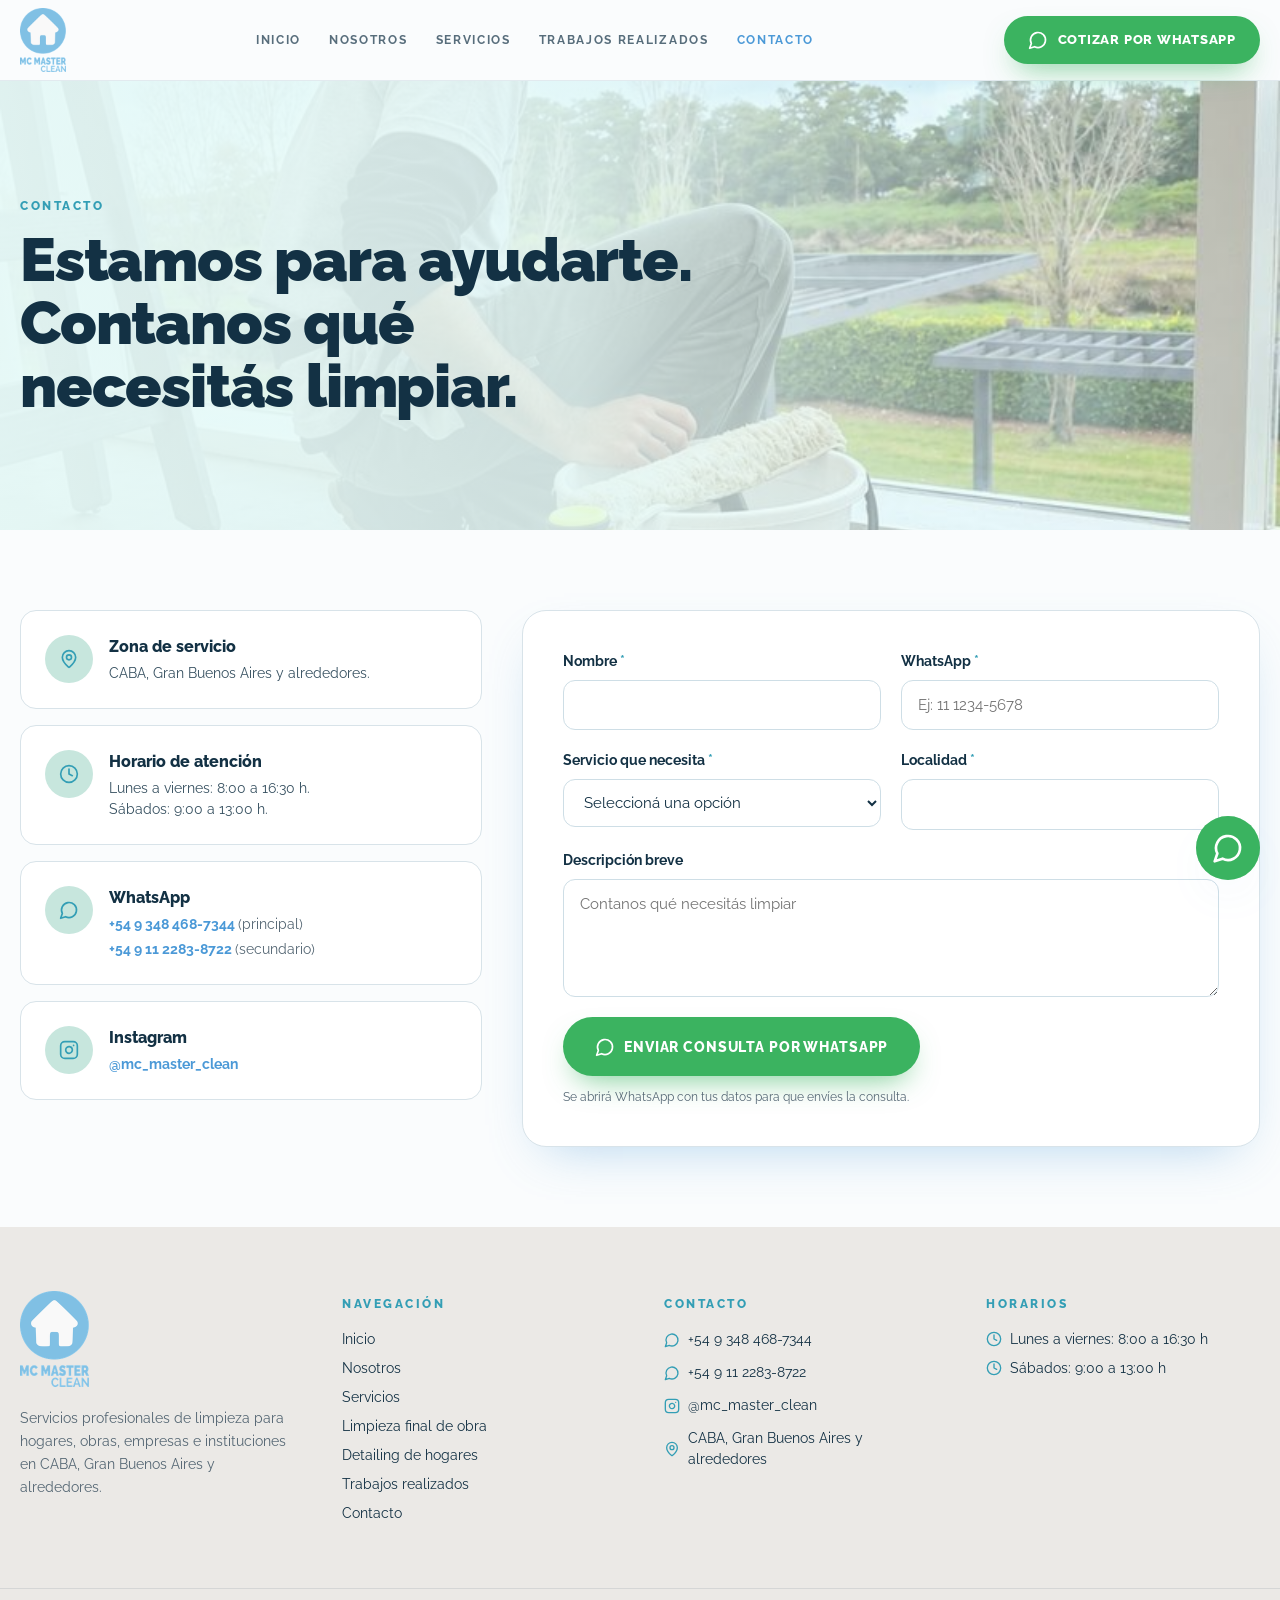
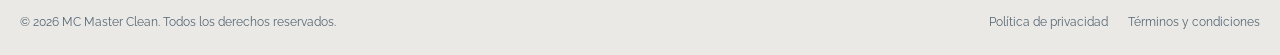
<file: contacto.html>
<!doctype html>
<html lang="es-AR">
<head>
<meta charset="utf-8">
<script>document.documentElement.className+=" js"</script>
<meta name="viewport" content="width=device-width, initial-scale=1">
<title>Contacto | Pedí tu presupuesto de limpieza | MC Master Clean</title>
<meta name="description" content="Contactá a MC Master Clean por WhatsApp o Instagram. Atendemos en CABA, Gran Buenos Aires y alrededores, de lunes a viernes de 8:00 a 16:30 h y sábados de 9 a 13 h.">
<meta name="author" content="MC Master Clean">
<meta property="og:site_name" content="MC Master Clean">
<meta property="og:locale" content="es_AR">
<meta property="og:type" content="website">
<meta property="og:title" content="Contacto | Pedí tu presupuesto de limpieza | MC Master Clean">
<meta property="og:description" content="Contactá a MC Master Clean por WhatsApp o Instagram. Atendemos en CABA, Gran Buenos Aires y alrededores, de lunes a viernes de 8:00 a 16:30 h y sábados de 9 a 13 h.">
<meta property="og:url" content="https://mcmasterclean.net/contacto">
<meta name="twitter:card" content="summary_large_image">
<meta name="twitter:title" content="Contacto | Pedí tu presupuesto de limpieza | MC Master Clean">
<meta name="twitter:description" content="Contactá a MC Master Clean por WhatsApp o Instagram. Atendemos en CABA, Gran Buenos Aires y alrededores, de lunes a viernes de 8:00 a 16:30 h y sábados de 9 a 13 h.">
<meta name="theme-color" content="#7FBFE5">
<link rel="canonical" href="https://mcmasterclean.net/contacto">
<link rel="icon" href="favicon.png" type="image/png">
<link rel="preconnect" href="https://fonts.googleapis.com">
<link rel="preconnect" href="https://fonts.gstatic.com" crossorigin>
<link rel="stylesheet" href="https://fonts.googleapis.com/css2?family=Raleway:wght@300;400;500;600;700;800;900&display=swap">
<link rel="stylesheet" href="estilos.css">
<!-- Analítica: pegá acá Google Tag Manager / GA4 / Meta Pixel. Los clics de WhatsApp envían "whatsapp_click" al dataLayer. -->
</head>
<body>
<header class="site-header" id="top">
  <div class="container header-bar">
    <a href="index.html" class="header-logo" aria-label="MC Master Clean - Inicio"><img src="img/logo-mc.png" alt="Logo MC Master Clean" width="46" height="64"></a>
    <nav class="main-nav" aria-label="Principal">
        <a href="index.html" class="">Inicio</a>
        <a href="nosotros.html" class="">Nosotros</a>
        <a href="servicios.html" class="">Servicios</a>
        <a href="trabajos.html" class="">Trabajos realizados</a>
        <a href="contacto.html" class=" active" aria-current="page">Contacto</a>
    </nav>
    <div class="header-actions">
      <a href="https://wa.me/5493484687344?text=Hola%2C%20MC%20Master%20Clean.%20Estuve%20viendo%20su%20p%C3%A1gina%20web%20y%20quisiera%20solicitar%20un%20presupuesto%20de%20limpieza." target="_blank" rel="noopener noreferrer" class="btn btn-whatsapp" data-track="header"><svg class="icon" aria-hidden="true" xmlns="http://www.w3.org/2000/svg" viewBox="0 0 24 24" fill="none" stroke="currentColor" stroke-width="2" stroke-linecap="round" stroke-linejoin="round" > <path d="M7.9 20A9 9 0 1 0 4 16.1L2 22Z" /> </svg>Cotizar por WhatsApp</a>
      <button class="menu-toggle" type="button" aria-label="Abrir menú" aria-expanded="false" aria-controls="mobile-nav"><svg class="icon i-open" aria-hidden="true" xmlns="http://www.w3.org/2000/svg" viewBox="0 0 24 24" fill="none" stroke="currentColor" stroke-width="2" stroke-linecap="round" stroke-linejoin="round" > <line x1="4" x2="20" y1="12" y2="12" /> <line x1="4" x2="20" y1="6" y2="6" /> <line x1="4" x2="20" y1="18" y2="18" /> </svg><svg class="icon i-close" aria-hidden="true" xmlns="http://www.w3.org/2000/svg" viewBox="0 0 24 24" fill="none" stroke="currentColor" stroke-width="2" stroke-linecap="round" stroke-linejoin="round" > <path d="M18 6 6 18" /> <path d="m6 6 12 12" /> </svg></button>
    </div>
  </div>
  <nav class="mobile-nav" id="mobile-nav" aria-label="Móvil">
        <a href="index.html" class="nav-link">Inicio</a>
        <a href="nosotros.html" class="nav-link">Nosotros</a>
        <a href="servicios.html" class="nav-link">Servicios</a>
        <a href="trabajos.html" class="nav-link">Trabajos realizados</a>
        <a href="contacto.html" class="nav-link active" aria-current="page">Contacto</a>
    <a href="https://wa.me/5493484687344?text=Hola%2C%20MC%20Master%20Clean.%20Estuve%20viendo%20su%20p%C3%A1gina%20web%20y%20quisiera%20solicitar%20un%20presupuesto%20de%20limpieza." target="_blank" rel="noopener noreferrer" class="btn btn-whatsapp" data-track="mobile_menu"><svg class="icon" aria-hidden="true" xmlns="http://www.w3.org/2000/svg" viewBox="0 0 24 24" fill="none" stroke="currentColor" stroke-width="2" stroke-linecap="round" stroke-linejoin="round" > <path d="M7.9 20A9 9 0 1 0 4 16.1L2 22Z" /> </svg>Cotizar por WhatsApp</a>
  </nav>
</header>
<main>

<section class="page-hero has-bg">
  <img class="ph-bg" src="img/m/t/ventanal-equipo-800.jpg" srcset="img/m/t/ventanal-equipo-400.jpg 400w, img/m/t/ventanal-equipo-800.jpg 800w, img/m/ventanal-equipo.jpg 1200w" sizes="60vw" alt="" width="1200" height="1500" style="object-position:center 45%"><div class="ph-veil" aria-hidden="true"></div>
  <div class="container">
    <div class="content">
      <span class="eyebrow">Contacto</span>
      <h1>Estamos para ayudarte. Contanos qué necesitás limpiar.</h1>
      
      
    </div>
    
  </div>
</section>

<section class="section" style="padding-top:5rem;padding-bottom:5rem">
  <div class="inner contact-grid">
    <div class="info-list">
      <div class="info"><span class="bubble"><svg class="icon" aria-hidden="true" xmlns="http://www.w3.org/2000/svg" viewBox="0 0 24 24" fill="none" stroke="currentColor" stroke-width="2" stroke-linecap="round" stroke-linejoin="round" > <path d="M20 10c0 4.993-5.539 10.193-7.399 11.799a1 1 0 0 1-1.202 0C9.539 20.193 4 14.993 4 10a8 8 0 0 1 16 0" /> <circle cx="12" cy="10" r="3" /> </svg></span><div><h2>Zona de servicio</h2><p>CABA, Gran Buenos Aires y alrededores.</p></div></div>
      <div class="info"><span class="bubble"><svg class="icon" aria-hidden="true" xmlns="http://www.w3.org/2000/svg" viewBox="0 0 24 24" fill="none" stroke="currentColor" stroke-width="2" stroke-linecap="round" stroke-linejoin="round" > <circle cx="12" cy="12" r="10" /> <polyline points="12 6 12 12 16 14" /> </svg></span><div><h2>Horario de atención</h2><p>Lunes a viernes: 8:00 a 16:30 h.</p><p>Sábados: 9:00 a 13:00 h.</p></div></div>
      <div class="info"><span class="bubble"><svg class="icon" aria-hidden="true" xmlns="http://www.w3.org/2000/svg" viewBox="0 0 24 24" fill="none" stroke="currentColor" stroke-width="2" stroke-linecap="round" stroke-linejoin="round" > <path d="M7.9 20A9 9 0 1 0 4 16.1L2 22Z" /> </svg></span><div><h2>WhatsApp</h2>
        <a href="https://wa.me/5493484687344?text=Hola%2C%20MC%20Master%20Clean.%20Estuve%20viendo%20su%20p%C3%A1gina%20web%20y%20quisiera%20solicitar%20un%20presupuesto%20de%20limpieza." target="_blank" rel="noopener noreferrer" data-track="contacto_wa_main">+54 9 348 468-7344 <span>(principal)</span></a>
        <a href="https://wa.me/5491122838722?text=Hola%2C%20MC%20Master%20Clean.%20Estuve%20viendo%20su%20p%C3%A1gina%20web%20y%20quisiera%20solicitar%20un%20presupuesto%20de%20limpieza." target="_blank" rel="noopener noreferrer" data-track="contacto_wa_secondary">+54 9 11 2283-8722 <span>(secundario)</span></a></div></div>
      <div class="info"><span class="bubble"><svg class="icon" aria-hidden="true" xmlns="http://www.w3.org/2000/svg" viewBox="0 0 24 24" fill="none" stroke="currentColor" stroke-width="2" stroke-linecap="round" stroke-linejoin="round" > <rect width="20" height="20" x="2" y="2" rx="5" ry="5" /> <path d="M16 11.37A4 4 0 1 1 12.63 8 4 4 0 0 1 16 11.37z" /> <line x1="17.5" x2="17.51" y1="6.5" y2="6.5" /> </svg></span><div><h2>Instagram</h2><a href="https://www.instagram.com/mc_master_clean" target="_blank" rel="noopener noreferrer">@mc_master_clean</a></div></div>
    </div>
    
<form class="quote-form" data-intro="Hola, MC Master Clean. Les escribo desde la página web para hacer una consulta.">
  <label><span data-label="Nombre">Nombre <b>*</b></span><input type="text" name="nombre" maxlength="150" class="field" required></label>
  <label><span data-label="WhatsApp">WhatsApp <b>*</b></span><input type="tel" name="whatsapp" maxlength="150" class="field" required placeholder="Ej: 11 1234-5678"></label>
  <label><span data-label="Servicio que necesita">Servicio que necesita <b>*</b></span><select name="servicio" class="field" required><option value="">Seleccioná una opción</option><option>Limpieza para empresas y edificios</option><option>Limpieza final de obra</option><option>Detailing de hogares</option><option>Limpieza en instituciones</option><option>Limpieza en locales comerciales</option><option>Limpieza de exteriores</option><option>Limpieza en instituciones sanitarias</option><option>Limpieza a medida</option><option>Limpiezas especiales</option></select></label>
  <label><span data-label="Localidad">Localidad <b>*</b></span><input type="text" name="localidad" maxlength="150" class="field" required></label>
  <label class="full"><span data-label="Descripción breve">Descripción breve </span><textarea name="descripcion" rows="4" class="field" placeholder="Contanos qué necesitás limpiar"></textarea></label>
  <div class="full">
    <button type="submit" class="btn btn-whatsapp btn-lg"><svg class="icon" aria-hidden="true" xmlns="http://www.w3.org/2000/svg" viewBox="0 0 24 24" fill="none" stroke="currentColor" stroke-width="2" stroke-linecap="round" stroke-linejoin="round" > <path d="M7.9 20A9 9 0 1 0 4 16.1L2 22Z" /> </svg> Enviar consulta por WhatsApp</button>
    <p class="form-note">Se abrirá WhatsApp con tus datos para que envíes la consulta.</p>
  </div>
</form>
  </div>
</section>
</main>
<footer class="site-footer">
  <div class="container footer-grid">
    <div>
      <img src="img/logo-mc.png" alt="Logo MC Master Clean" width="80" height="112" loading="lazy" class="logo">
      <p class="about">Servicios profesionales de limpieza para hogares, obras, empresas e instituciones en CABA, Gran Buenos Aires y alrededores.</p>
    </div>
    <div>
      <h3 class="eyebrow">Navegación</h3>
      <ul>
        <li><a href="index.html">Inicio</a></li>
        <li><a href="nosotros.html">Nosotros</a></li>
        <li><a href="servicios.html">Servicios</a></li>
        <li><a href="limpieza-final-de-obra.html">Limpieza final de obra</a></li>
        <li><a href="detailing-de-hogares.html">Detailing de hogares</a></li>
        <li><a href="trabajos.html">Trabajos realizados</a></li>
        <li><a href="contacto.html">Contacto</a></li>
      </ul>
    </div>
    <div>
      <h3 class="eyebrow">Contacto</h3>
      <ul class="contact">
        <li class="row"><a href="https://wa.me/5493484687344?text=Hola%2C%20MC%20Master%20Clean.%20Estuve%20viendo%20su%20p%C3%A1gina%20web%20y%20quisiera%20solicitar%20un%20presupuesto%20de%20limpieza." target="_blank" rel="noopener noreferrer" data-track="footer_main"><svg class="icon" aria-hidden="true" xmlns="http://www.w3.org/2000/svg" viewBox="0 0 24 24" fill="none" stroke="currentColor" stroke-width="2" stroke-linecap="round" stroke-linejoin="round" > <path d="M7.9 20A9 9 0 1 0 4 16.1L2 22Z" /> </svg> +54 9 348 468-7344</a></li>
        <li class="row"><a href="https://wa.me/5491122838722?text=Hola%2C%20MC%20Master%20Clean.%20Estuve%20viendo%20su%20p%C3%A1gina%20web%20y%20quisiera%20solicitar%20un%20presupuesto%20de%20limpieza." target="_blank" rel="noopener noreferrer" data-track="footer_secondary"><svg class="icon" aria-hidden="true" xmlns="http://www.w3.org/2000/svg" viewBox="0 0 24 24" fill="none" stroke="currentColor" stroke-width="2" stroke-linecap="round" stroke-linejoin="round" > <path d="M7.9 20A9 9 0 1 0 4 16.1L2 22Z" /> </svg> +54 9 11 2283-8722</a></li>
        <li class="row"><a href="https://www.instagram.com/mc_master_clean" target="_blank" rel="noopener noreferrer"><svg class="icon" aria-hidden="true" xmlns="http://www.w3.org/2000/svg" viewBox="0 0 24 24" fill="none" stroke="currentColor" stroke-width="2" stroke-linecap="round" stroke-linejoin="round" > <rect width="20" height="20" x="2" y="2" rx="5" ry="5" /> <path d="M16 11.37A4 4 0 1 1 12.63 8 4 4 0 0 1 16 11.37z" /> <line x1="17.5" x2="17.51" y1="6.5" y2="6.5" /> </svg> @mc_master_clean</a></li>
        <li class="row"><svg class="icon" aria-hidden="true" xmlns="http://www.w3.org/2000/svg" viewBox="0 0 24 24" fill="none" stroke="currentColor" stroke-width="2" stroke-linecap="round" stroke-linejoin="round" > <path d="M20 10c0 4.993-5.539 10.193-7.399 11.799a1 1 0 0 1-1.202 0C9.539 20.193 4 14.993 4 10a8 8 0 0 1 16 0" /> <circle cx="12" cy="10" r="3" /> </svg> CABA, Gran Buenos Aires y alrededores</li>
      </ul>
    </div>
    <div>
      <h3 class="eyebrow">Horarios</h3>
      <ul>
        <li class="row top"><svg class="icon" aria-hidden="true" xmlns="http://www.w3.org/2000/svg" viewBox="0 0 24 24" fill="none" stroke="currentColor" stroke-width="2" stroke-linecap="round" stroke-linejoin="round" > <circle cx="12" cy="12" r="10" /> <polyline points="12 6 12 12 16 14" /> </svg> Lunes a viernes: 8:00 a 16:30 h</li>
        <li class="row top"><svg class="icon" aria-hidden="true" xmlns="http://www.w3.org/2000/svg" viewBox="0 0 24 24" fill="none" stroke="currentColor" stroke-width="2" stroke-linecap="round" stroke-linejoin="round" > <circle cx="12" cy="12" r="10" /> <polyline points="12 6 12 12 16 14" /> </svg> Sábados: 9:00 a 13:00 h</li>
      </ul>
    </div>
  </div>
  <div class="footer-bottom">
    <div class="container">
      <p>© <span data-year>2026</span> MC Master Clean. Todos los derechos reservados.</p>
      <div class="links"><a href="privacidad.html">Política de privacidad</a><a href="terminos.html">Términos y condiciones</a></div>
    </div>  </div>
</footer>
<a href="https://wa.me/5493484687344?text=Hola%2C%20MC%20Master%20Clean.%20Estuve%20viendo%20su%20p%C3%A1gina%20web%20y%20quisiera%20solicitar%20un%20presupuesto%20de%20limpieza." target="_blank" rel="noopener noreferrer" class="wa-float" aria-label="Cotizar por WhatsApp" data-track="floating_button"><span class="ping" aria-hidden="true"></span><svg class="icon" aria-hidden="true" xmlns="http://www.w3.org/2000/svg" viewBox="0 0 24 24" fill="none" stroke="currentColor" stroke-width="2" stroke-linecap="round" stroke-linejoin="round" > <path d="M7.9 20A9 9 0 1 0 4 16.1L2 22Z" /> </svg></a>
<script src="sitio.js"></script>
</body>
</html>
</file>
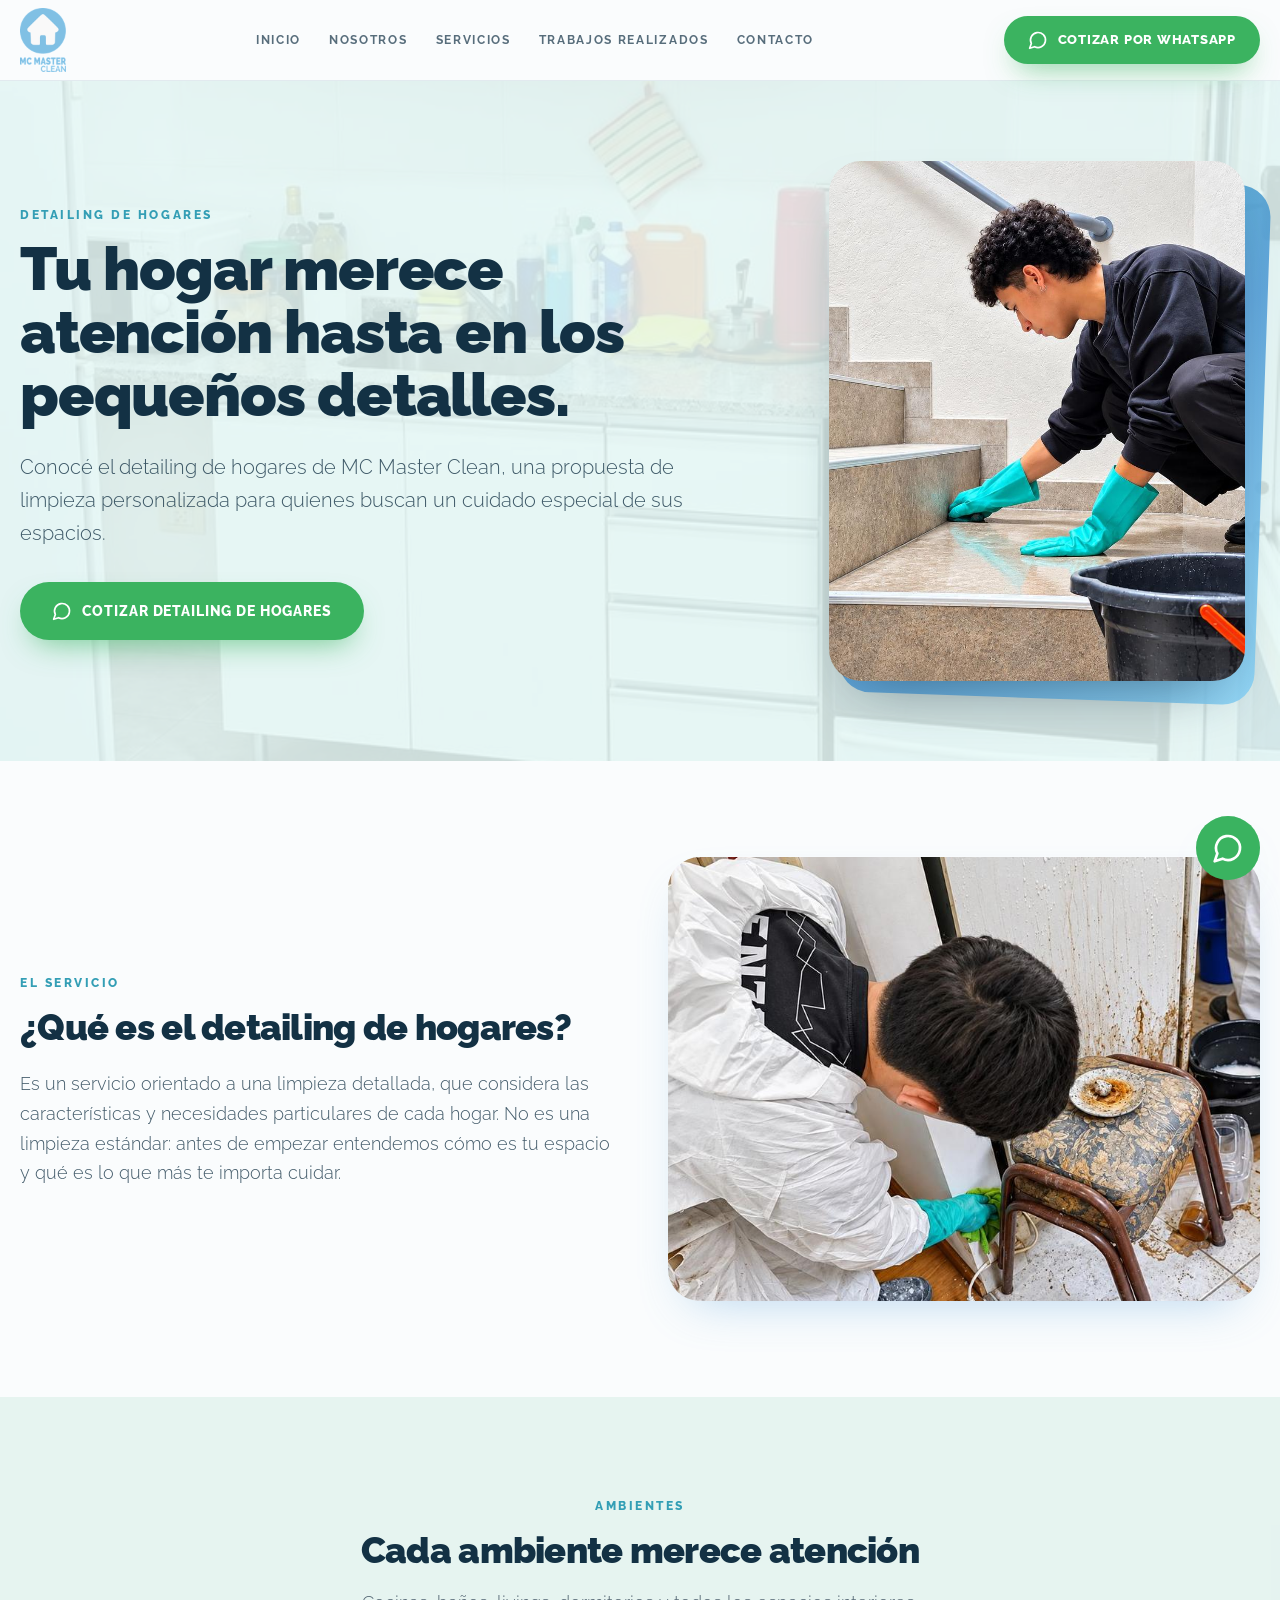
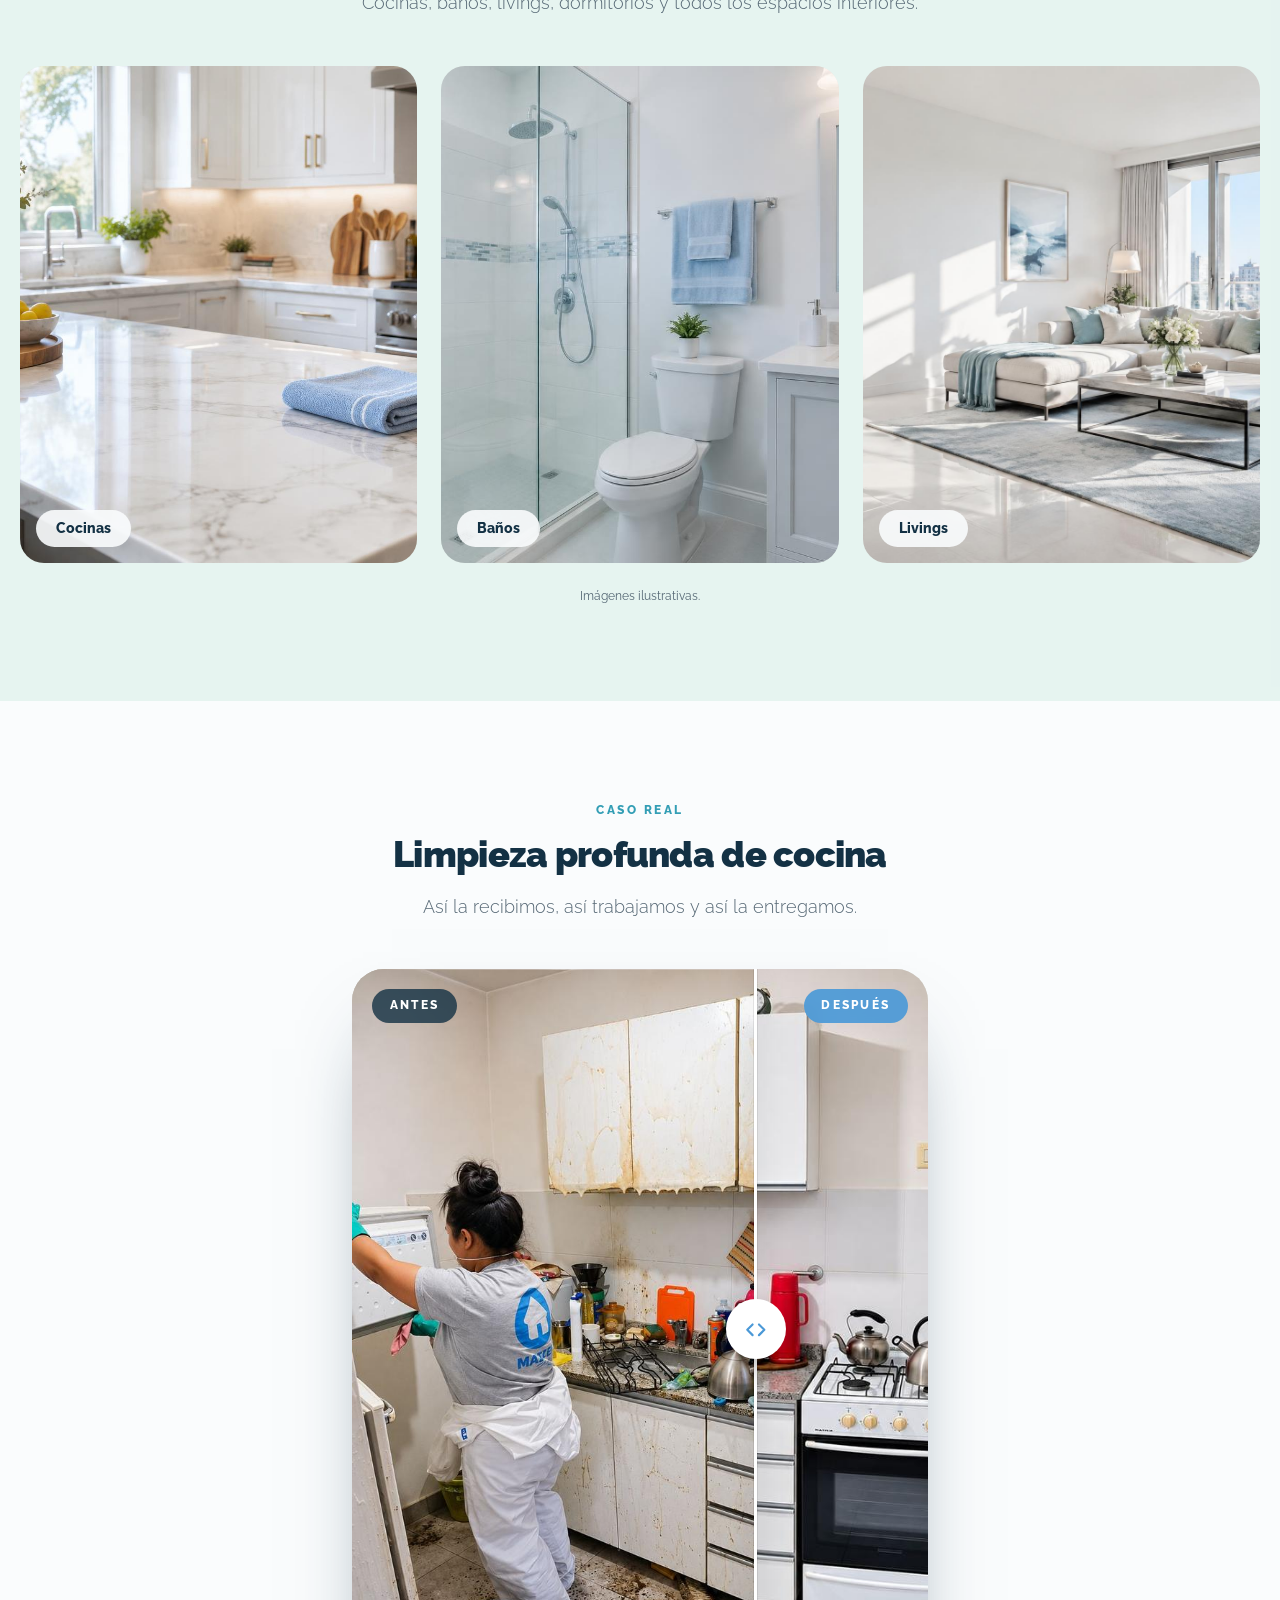
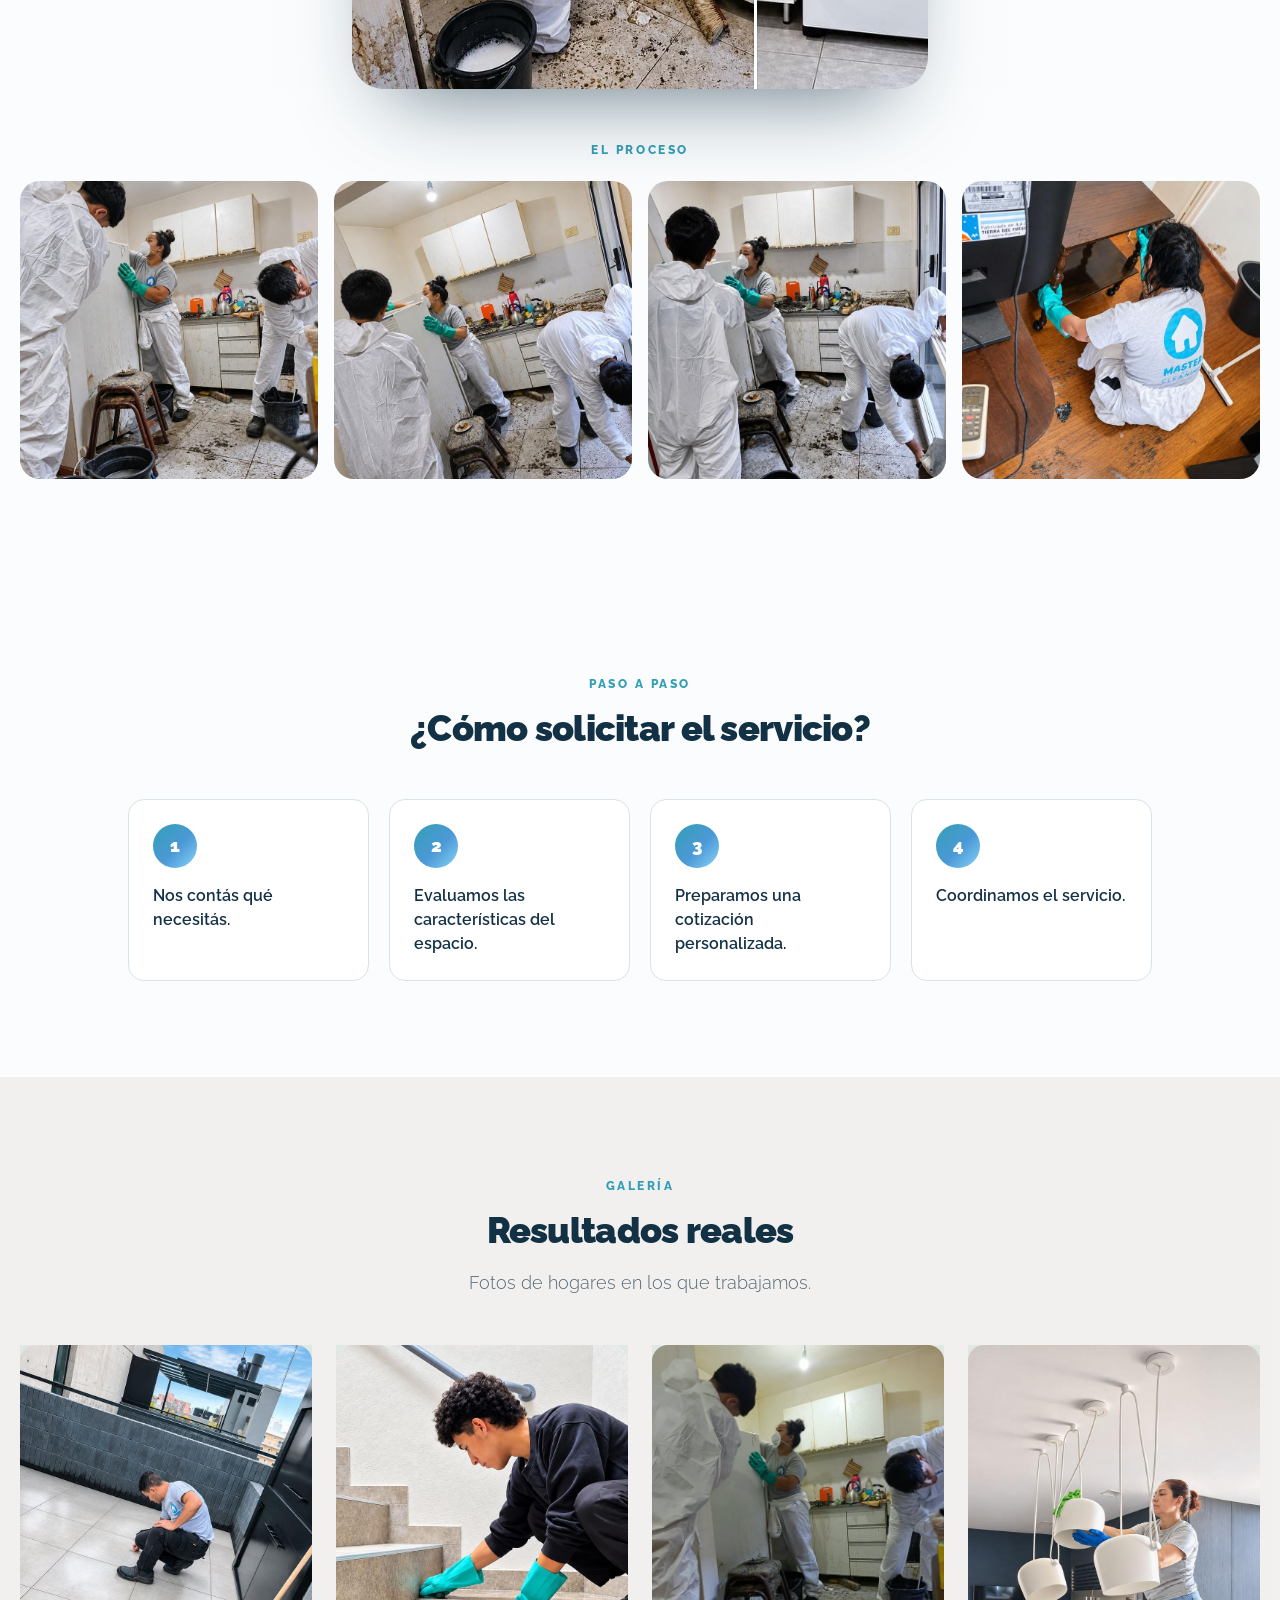
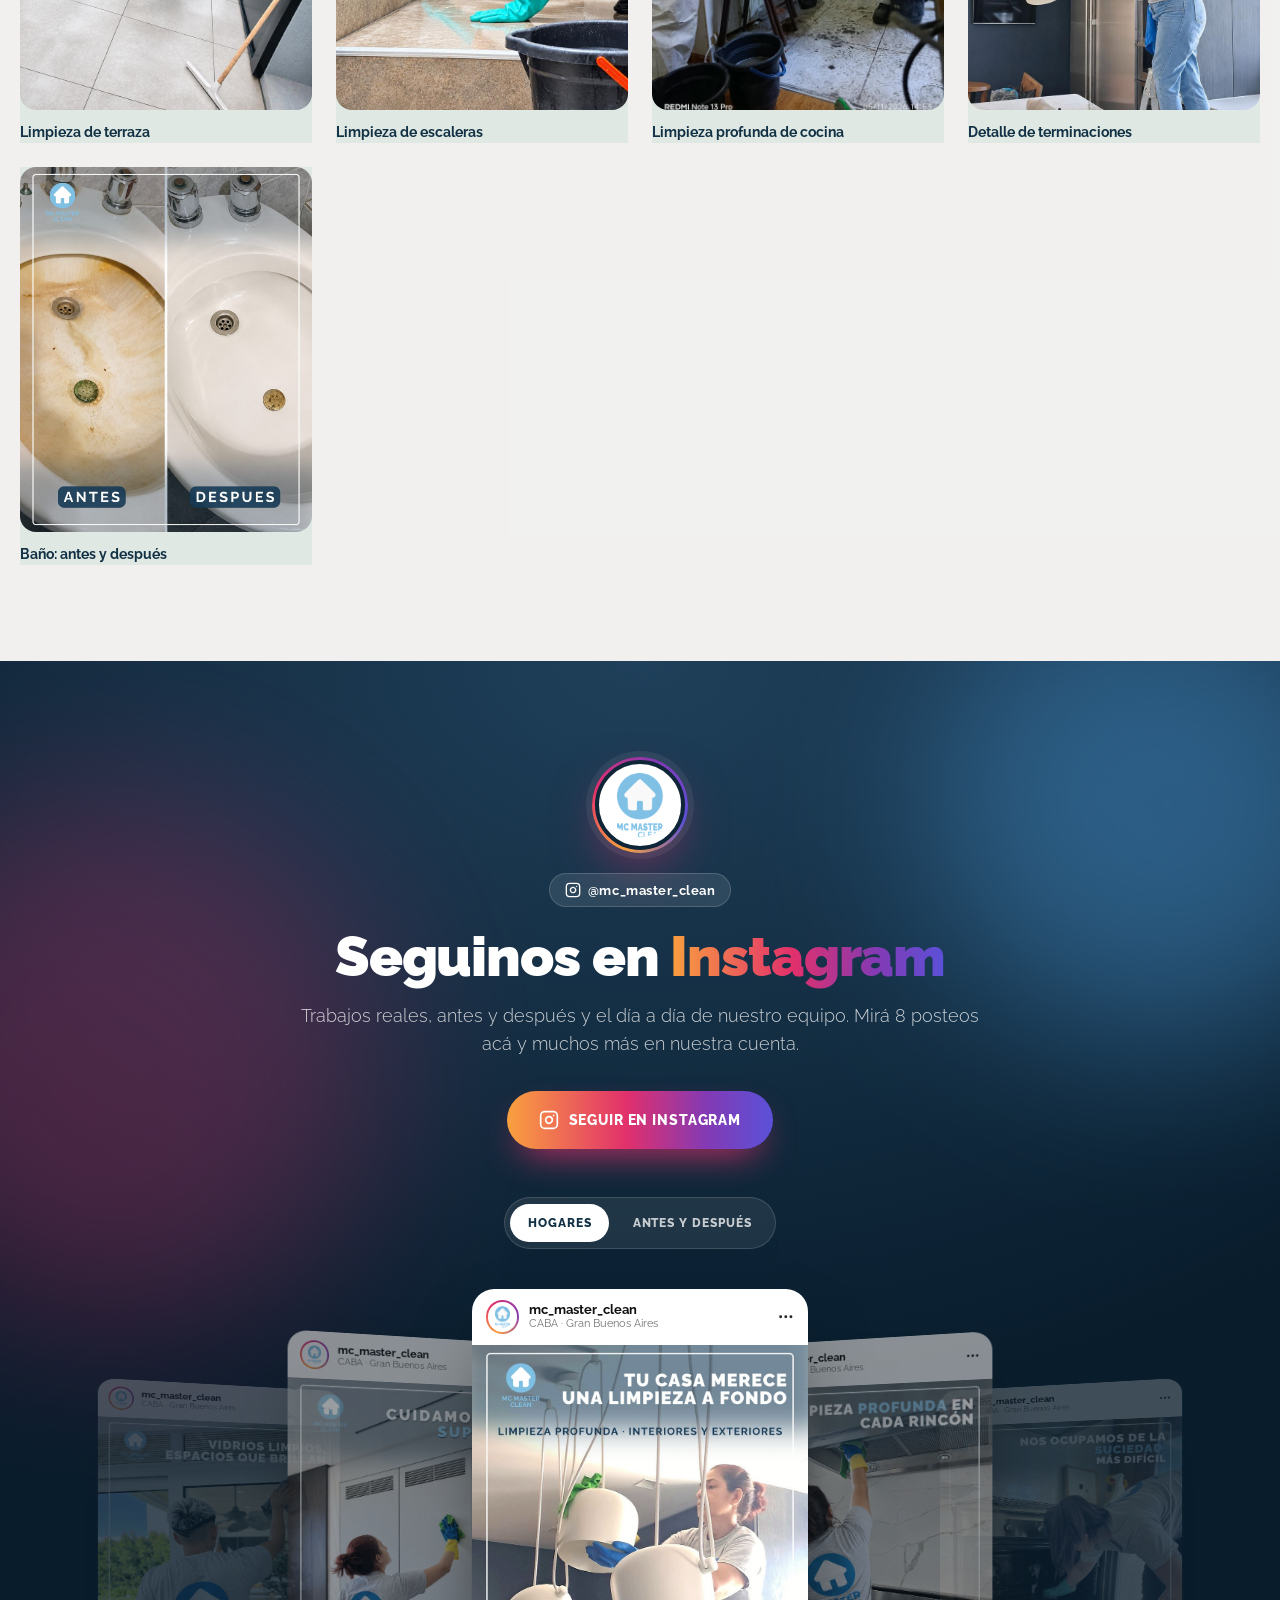
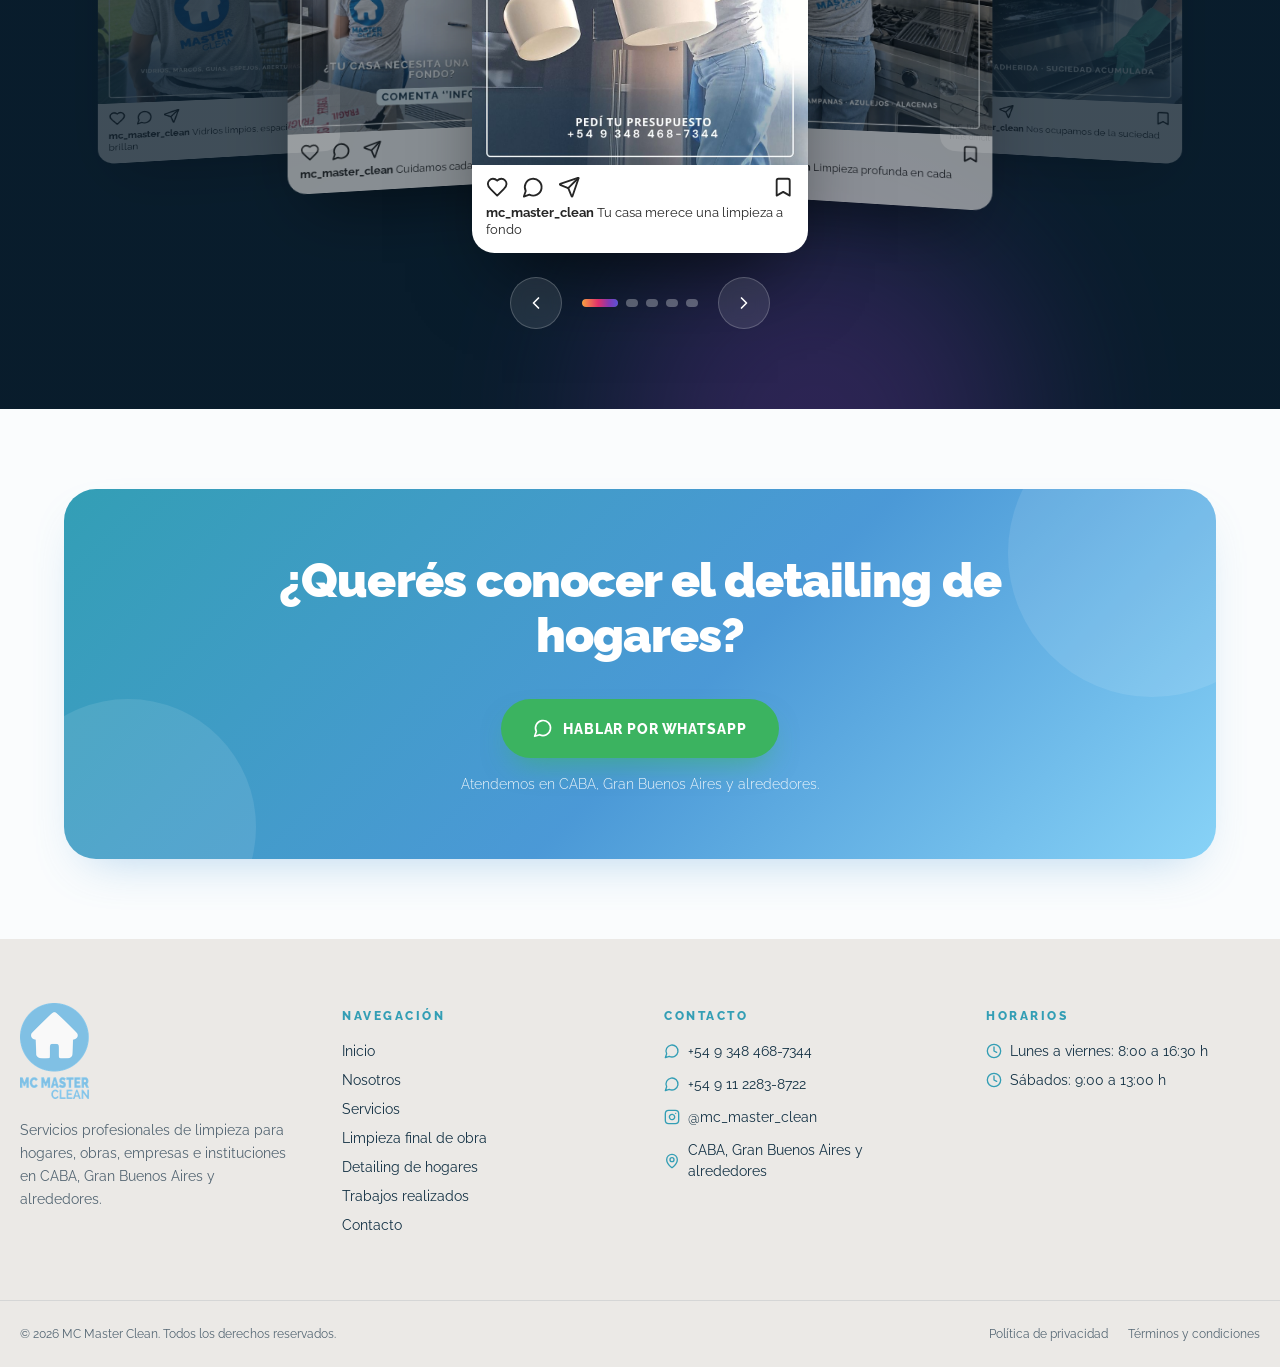
<file: detailing-de-hogares.html>
<!doctype html>
<html lang="es-AR">
<head>
<meta charset="utf-8">
<script>document.documentElement.className+=" js"</script>
<meta name="viewport" content="width=device-width, initial-scale=1">
<title>Detailing de hogares | Limpieza profunda en CABA y GBA | MC Master Clean</title>
<meta name="description" content="Limpieza profesional de hogares, detallada y personalizada, en CABA, Gran Buenos Aires y alrededores. Cocinas, baños, livings y dormitorios. Cotizá por WhatsApp.">
<meta name="author" content="MC Master Clean">
<meta property="og:site_name" content="MC Master Clean">
<meta property="og:locale" content="es_AR">
<meta property="og:type" content="website">
<meta property="og:title" content="Detailing de hogares | Limpieza profunda en CABA y GBA | MC Master Clean">
<meta property="og:description" content="Limpieza profesional de hogares, detallada y personalizada, en CABA, Gran Buenos Aires y alrededores. Cocinas, baños, livings y dormitorios. Cotizá por WhatsApp.">
<meta property="og:url" content="https://mcmasterclean.net/detailing-de-hogares">
<meta name="twitter:card" content="summary_large_image">
<meta name="twitter:title" content="Detailing de hogares | Limpieza profunda en CABA y GBA | MC Master Clean">
<meta name="twitter:description" content="Limpieza profesional de hogares, detallada y personalizada, en CABA, Gran Buenos Aires y alrededores. Cocinas, baños, livings y dormitorios. Cotizá por WhatsApp.">
<meta name="theme-color" content="#7FBFE5">
<link rel="canonical" href="https://mcmasterclean.net/detailing-de-hogares">
<link rel="icon" href="favicon.png" type="image/png">
<link rel="preconnect" href="https://fonts.googleapis.com">
<link rel="preconnect" href="https://fonts.gstatic.com" crossorigin>
<link rel="stylesheet" href="https://fonts.googleapis.com/css2?family=Raleway:wght@300;400;500;600;700;800;900&display=swap">
<link rel="stylesheet" href="estilos.css">
<!-- Analítica: pegá acá Google Tag Manager / GA4 / Meta Pixel. Los clics de WhatsApp envían "whatsapp_click" al dataLayer. -->
</head>
<body>
<header class="site-header" id="top">
  <div class="container header-bar">
    <a href="index.html" class="header-logo" aria-label="MC Master Clean - Inicio"><img src="img/logo-mc.png" alt="Logo MC Master Clean" width="46" height="64"></a>
    <nav class="main-nav" aria-label="Principal">
        <a href="index.html" class="">Inicio</a>
        <a href="nosotros.html" class="">Nosotros</a>
        <a href="servicios.html" class="">Servicios</a>
        <a href="trabajos.html" class="">Trabajos realizados</a>
        <a href="contacto.html" class="">Contacto</a>
    </nav>
    <div class="header-actions">
      <a href="https://wa.me/5493484687344?text=Hola%2C%20MC%20Master%20Clean.%20Estuve%20viendo%20su%20p%C3%A1gina%20web%20y%20quisiera%20solicitar%20un%20presupuesto%20de%20limpieza." target="_blank" rel="noopener noreferrer" class="btn btn-whatsapp" data-track="header"><svg class="icon" aria-hidden="true" xmlns="http://www.w3.org/2000/svg" viewBox="0 0 24 24" fill="none" stroke="currentColor" stroke-width="2" stroke-linecap="round" stroke-linejoin="round" > <path d="M7.9 20A9 9 0 1 0 4 16.1L2 22Z" /> </svg>Cotizar por WhatsApp</a>
      <button class="menu-toggle" type="button" aria-label="Abrir menú" aria-expanded="false" aria-controls="mobile-nav"><svg class="icon i-open" aria-hidden="true" xmlns="http://www.w3.org/2000/svg" viewBox="0 0 24 24" fill="none" stroke="currentColor" stroke-width="2" stroke-linecap="round" stroke-linejoin="round" > <line x1="4" x2="20" y1="12" y2="12" /> <line x1="4" x2="20" y1="6" y2="6" /> <line x1="4" x2="20" y1="18" y2="18" /> </svg><svg class="icon i-close" aria-hidden="true" xmlns="http://www.w3.org/2000/svg" viewBox="0 0 24 24" fill="none" stroke="currentColor" stroke-width="2" stroke-linecap="round" stroke-linejoin="round" > <path d="M18 6 6 18" /> <path d="m6 6 12 12" /> </svg></button>
    </div>
  </div>
  <nav class="mobile-nav" id="mobile-nav" aria-label="Móvil">
        <a href="index.html" class="nav-link">Inicio</a>
        <a href="nosotros.html" class="nav-link">Nosotros</a>
        <a href="servicios.html" class="nav-link">Servicios</a>
        <a href="trabajos.html" class="nav-link">Trabajos realizados</a>
        <a href="contacto.html" class="nav-link">Contacto</a>
    <a href="https://wa.me/5493484687344?text=Hola%2C%20MC%20Master%20Clean.%20Estuve%20viendo%20su%20p%C3%A1gina%20web%20y%20quisiera%20solicitar%20un%20presupuesto%20de%20limpieza." target="_blank" rel="noopener noreferrer" class="btn btn-whatsapp" data-track="mobile_menu"><svg class="icon" aria-hidden="true" xmlns="http://www.w3.org/2000/svg" viewBox="0 0 24 24" fill="none" stroke="currentColor" stroke-width="2" stroke-linecap="round" stroke-linejoin="round" > <path d="M7.9 20A9 9 0 1 0 4 16.1L2 22Z" /> </svg>Cotizar por WhatsApp</a>
  </nav>
</header>
<main>

<section class="page-hero split-hero has-bg">
  <img class="ph-bg" src="img/m/t/cocina-7-800.jpg" srcset="img/m/t/cocina-7-400.jpg 400w, img/m/t/cocina-7-800.jpg 800w, img/m/cocina-7.jpg 1200w" sizes="60vw" alt="" width="1200" height="1500" style="object-position:center 60%"><div class="ph-veil" aria-hidden="true"></div>
  <div class="container ph-grid">
    <div class="content">
      <span class="eyebrow">Detailing de hogares</span>
      <h1>Tu hogar merece atención hasta en los pequeños detalles.</h1>
      <p class="lead">Conocé el detailing de hogares de MC Master Clean, una propuesta de limpieza personalizada para quienes buscan un cuidado especial de sus espacios.</p>
      <div class="actions"><a href="https://wa.me/5493484687344?text=Hola%2C%20MC%20Master%20Clean.%20Me%20interesa%20el%20servicio%20de%20detailing%20de%20hogares%20y%20quisiera%20solicitar%20una%20cotizaci%C3%B3n." target="_blank" rel="noopener noreferrer" class="btn btn-whatsapp btn-lg" data-track="detailing_hero"><svg class="icon" aria-hidden="true" xmlns="http://www.w3.org/2000/svg" viewBox="0 0 24 24" fill="none" stroke="currentColor" stroke-width="2" stroke-linecap="round" stroke-linejoin="round" > <path d="M7.9 20A9 9 0 1 0 4 16.1L2 22Z" /> </svg>Cotizar detailing de hogares</a></div>
    </div>
    <figure class="ph-media"><img src="img/m/t/escalera-800.jpg" srcset="img/m/t/escalera-400.jpg 400w, img/m/t/escalera-800.jpg 800w, img/m/escalera.jpg 1200w" sizes="(min-width: 1024px) 34vw, (min-width: 640px) 50vw, 92vw" alt="Integrante de MC Master Clean limpiando una escalera" width="1200" height="1500" style="object-position:center 40%"></figure>
  </div>
</section>

<section class="section">
  <div class="inner split">
    <div>
      <span class="eyebrow">El servicio</span>
      <h2 class="h2">¿Qué es el detailing de hogares?</h2>
      <p class="lead">Es un servicio orientado a una limpieza detallada, que considera las características y necesidades particulares de cada hogar. No es una limpieza estándar: antes de empezar entendemos cómo es tu espacio y qué es lo que más te importa cuidar.</p>
    </div>
    <img src="img/m/t/cocina-4-800.jpg" srcset="img/m/t/cocina-4-400.jpg 400w, img/m/t/cocina-4-800.jpg 800w, img/m/cocina-4.jpg 1200w" sizes="(min-width: 1024px) 34vw, (min-width: 640px) 50vw, 92vw" alt="Limpieza detallada de una cocina con guantes y equipo de protección" loading="lazy" width="1122" height="1402" class="photo" style="object-position:center 45%">
  </div>
</section>

<section class="section bg-mint">
  <div class="inner">
      <div class="section-title">
        <span class="eyebrow">Ambientes</span>
        <h2 class="h2">Cada ambiente merece atención</h2>
        <p class="sub">Cocinas, baños, livings, dormitorios y todos los espacios interiores.</p>
      </div>
    <div class="grid rooms">
      <figure class="room zoom"><img src="img/detailing.jpg" alt="Cocina impecable" loading="lazy"><figcaption>Cocinas</figcaption></figure>
      <figure class="room zoom"><img src="img/medida.jpg" alt="Baño impecable" loading="lazy"><figcaption>Baños</figcaption></figure>
      <figure class="room zoom"><img src="img/hero.jpg" alt="Living luminoso y ordenado" loading="lazy"><figcaption>Livings</figcaption></figure>
    </div>
    <p class="note">Imágenes ilustrativas.</p>
  </div>
</section>

<section class="section ba-section">
  <div class="inner">
      <div class="section-title">
        <span class="eyebrow">Caso real</span>
        <h2 class="h2">Limpieza profunda de cocina</h2>
        <p class="sub">Así la recibimos, así trabajamos y así la entregamos.</p>
      </div>
    <div class="compare-center">
    <div class="compare" data-compare style="--pos:50%">
      <img class="c-after" src="img/m/t/cocina-7-800.jpg" srcset="img/m/t/cocina-7-400.jpg 400w, img/m/t/cocina-7-800.jpg 800w, img/m/cocina-7.jpg 1200w" sizes="(min-width: 1024px) 34vw, (min-width: 640px) 50vw, 92vw" alt="La misma cocina impecable después de la limpieza" loading="lazy" width="1200" height="1500" style="transform:scale(1.22) translate(8%, 2.5%)">
      <div class="c-before"><img src="img/m/t/cocina-5-800.jpg" srcset="img/m/t/cocina-5-400.jpg 400w, img/m/t/cocina-5-800.jpg 800w, img/m/cocina-5.jpg 1200w" sizes="(min-width: 1024px) 34vw, (min-width: 640px) 50vw, 92vw" alt="Cocina con grasa y suciedad acumulada antes de la limpieza" loading="lazy" width="1200" height="1500"></div>
      <span class="c-tag l">Antes</span><span class="c-tag r">Después</span>
      <div class="c-line" aria-hidden="true"><span class="c-knob"><svg class="icon" aria-hidden="true" xmlns="http://www.w3.org/2000/svg" viewBox="0 0 24 24" fill="none" stroke="currentColor" stroke-width="2" stroke-linecap="round" stroke-linejoin="round" > <path d="m9 7-5 5 5 5" /> <path d="m15 7 5 5-5 5" /> </svg></span></div>
      <input type="range" min="0" max="100" value="50" step="0.1" aria-label="Deslizá para comparar el antes y el después">
    </div></div>
    <p class="process-title"><span class="eyebrow">El proceso</span></p>
    <div class="process">
      <figure><img src="img/m/t/cocina-1-800.jpg" srcset="img/m/t/cocina-1-400.jpg 400w, img/m/t/cocina-1-800.jpg 800w, img/m/cocina-1.jpg 1200w" sizes="(min-width: 1024px) 34vw, (min-width: 640px) 50vw, 92vw" alt="Equipo con trajes de protección limpiando la cocina" loading="lazy" width="1200" height="1500" style="object-position:center"></figure>
      <figure><img src="img/m/t/cocina-2-800.jpg" srcset="img/m/t/cocina-2-400.jpg 400w, img/m/t/cocina-2-800.jpg 800w, img/m/cocina-2.jpg 1200w" sizes="(min-width: 1024px) 34vw, (min-width: 640px) 50vw, 92vw" alt="Equipo trabajando en la cocina y las alacenas" loading="lazy" width="1200" height="1500" style="object-position:center"></figure>
      <figure><img src="img/m/t/cocina-3-800.jpg" srcset="img/m/t/cocina-3-400.jpg 400w, img/m/t/cocina-3-800.jpg 800w, img/m/cocina-3.jpg 1200w" sizes="(min-width: 1024px) 34vw, (min-width: 640px) 50vw, 92vw" alt="Limpieza del piso y los muebles de la cocina" loading="lazy" width="1200" height="1500" style="object-position:center"></figure>
      <figure><img src="img/m/t/cocina-6-800.jpg" srcset="img/m/t/cocina-6-400.jpg 400w, img/m/t/cocina-6-800.jpg 800w, img/m/cocina-6.jpg 1200w" sizes="(min-width: 1024px) 34vw, (min-width: 640px) 50vw, 92vw" alt="Limpieza de muebles y piso de madera" loading="lazy" width="1200" height="1500" style="object-position:center"></figure>
    </div>
  </div>
</section>

<section class="section">
  <div class="inner inner-5xl">
      <div class="section-title">
        <span class="eyebrow">Paso a paso</span>
        <h2 class="h2">¿Cómo solicitar el servicio?</h2>
        
      </div>
    <ol class="grid steps-num">
      <li><span class="circle-num">1</span><p>Nos contás qué necesitás.</p></li>
      <li><span class="circle-num">2</span><p>Evaluamos las características del espacio.</p></li>
      <li><span class="circle-num">3</span><p>Preparamos una cotización personalizada.</p></li>
      <li><span class="circle-num">4</span><p>Coordinamos el servicio.</p></li>
    </ol>
  </div>
</section>

<section class="section bg-cream">
  <div class="inner">
      <div class="section-title">
        <span class="eyebrow">Galería</span>
        <h2 class="h2">Resultados reales</h2>
        <p class="sub">Fotos de hogares en los que trabajamos.</p>
      </div>
    <div class="grid cols-4">
      <figure class="job"><img src="img/m/t/detailing-terraza-800.jpg" srcset="img/m/t/detailing-terraza-400.jpg 400w, img/m/t/detailing-terraza-800.jpg 800w, img/m/detailing-terraza.jpg 1200w" sizes="(min-width: 1024px) 34vw, (min-width: 640px) 50vw, 92vw" alt="Limpieza de terraza" loading="lazy"><figcaption>Limpieza de terraza</figcaption></figure>
      <figure class="job"><img src="img/m/t/escalera-800.jpg" srcset="img/m/t/escalera-400.jpg 400w, img/m/t/escalera-800.jpg 800w, img/m/escalera.jpg 1200w" sizes="(min-width: 1024px) 34vw, (min-width: 640px) 50vw, 92vw" alt="Limpieza de escaleras" loading="lazy"><figcaption>Limpieza de escaleras</figcaption></figure>
      <figure class="job"><img src="img/trabajos/cocina_profunda.jpg" alt="Limpieza profunda de cocina" loading="lazy"><figcaption>Limpieza profunda de cocina</figcaption></figure>
      <figure class="job"><img src="img/m/t/lamparas-800.jpg" srcset="img/m/t/lamparas-400.jpg 400w, img/m/t/lamparas-800.jpg 800w, img/m/lamparas.jpg 1200w" sizes="(min-width: 1024px) 34vw, (min-width: 640px) 50vw, 92vw" alt="Detalle de terminaciones" loading="lazy"><figcaption>Detalle de terminaciones</figcaption></figure>
      <figure class="job"><img src="img/trabajos/bano_antes_despues.jpg" alt="Baño: antes y después" loading="lazy"><figcaption>Baño: antes y después</figcaption></figure>
    </div>
  </div>
</section>

<section class="ig" id="instagram">
  <div class="ig-glow g1" aria-hidden="true"></div>
  <div class="ig-glow g2" aria-hidden="true"></div>
  <div class="ig-glow g3" aria-hidden="true"></div>
  <div class="container ig-wrap" data-tabs>
    <div class="ig-head">
      <a href="https://www.instagram.com/mc_master_clean" target="_blank" rel="noopener noreferrer" class="ig-ring" aria-label="Instagram de MC Master Clean"><img src="img/logo-mc.png" alt="" width="46" height="64"></a>
      <a href="https://www.instagram.com/mc_master_clean" target="_blank" rel="noopener noreferrer" class="ig-handle"><svg class="icon" aria-hidden="true" xmlns="http://www.w3.org/2000/svg" viewBox="0 0 24 24" fill="none" stroke="currentColor" stroke-width="2" stroke-linecap="round" stroke-linejoin="round" > <rect width="20" height="20" x="2" y="2" rx="5" ry="5" /> <path d="M16 11.37A4 4 0 1 1 12.63 8 4 4 0 0 1 16 11.37z" /> <line x1="17.5" x2="17.51" y1="6.5" y2="6.5" /> </svg> @mc_master_clean</a>
      <h2>Seguinos en <span>Instagram</span></h2>
      <p>Trabajos reales, antes y después y el día a día de nuestro equipo. Mirá 8 posteos acá y muchos más en nuestra cuenta.</p>
      <a href="https://www.instagram.com/mc_master_clean" target="_blank" rel="noopener noreferrer" class="btn btn-ig btn-lg"><svg class="icon" aria-hidden="true" xmlns="http://www.w3.org/2000/svg" viewBox="0 0 24 24" fill="none" stroke="currentColor" stroke-width="2" stroke-linecap="round" stroke-linejoin="round" > <rect width="20" height="20" x="2" y="2" rx="5" ry="5" /> <path d="M16 11.37A4 4 0 1 1 12.63 8 4 4 0 0 1 16 11.37z" /> <line x1="17.5" x2="17.51" y1="6.5" y2="6.5" /> </svg> Seguir en Instagram</a>
    </div>
    <div class="ig-tabs" role="tablist" aria-label="Temas">
      <button type="button" role="tab" aria-selected="true" data-tab="hogares">Hogares</button>
      <button type="button" role="tab" aria-selected="false" data-tab="antes-despues">Antes y después</button>
    </div>
    <div data-panel="hogares">
      <div class="cf" data-coverflow aria-roledescription="carrusel" aria-label="Posteos de Instagram: Hogares">
        <div class="cf-stage" tabindex="0">
          <a class="post" href="https://www.instagram.com/mc_master_clean" target="_blank" rel="noopener noreferrer" aria-label="Tu casa merece una limpieza a fondo — ver en Instagram">
            <span class="post-top"><span class="post-av"><img src="img/logo-mc.png" alt="" width="46" height="64" loading="lazy"></span><span class="post-user"><b>mc_master_clean</b><small>CABA · Gran Buenos Aires</small></span><svg class="icon" aria-hidden="true" xmlns="http://www.w3.org/2000/svg" viewBox="0 0 24 24" fill="none" stroke="currentColor" stroke-width="2" stroke-linecap="round" stroke-linejoin="round" > <circle cx="12" cy="12" r="1" /> <circle cx="19" cy="12" r="1" /> <circle cx="5" cy="12" r="1" /> </svg></span>
            <span class="post-img"><img src="img/m/ig-hogar-1.jpg" alt="Tu casa merece una limpieza a fondo" loading="lazy" width="900" height="1125"></span>
            <span class="post-actions"><svg class="icon like" aria-hidden="true" xmlns="http://www.w3.org/2000/svg" viewBox="0 0 24 24" fill="none" stroke="currentColor" stroke-width="2" stroke-linecap="round" stroke-linejoin="round" > <path d="M19 14c1.49-1.46 3-3.21 3-5.5A5.5 5.5 0 0 0 16.5 3c-1.76 0-3 .5-4.5 2-1.5-1.5-2.74-2-4.5-2A5.5 5.5 0 0 0 2 8.5c0 2.3 1.5 4.05 3 5.5l7 7Z" /> </svg><svg class="icon" aria-hidden="true" xmlns="http://www.w3.org/2000/svg" viewBox="0 0 24 24" fill="none" stroke="currentColor" stroke-width="2" stroke-linecap="round" stroke-linejoin="round" > <path d="M7.9 20A9 9 0 1 0 4 16.1L2 22Z" /> </svg><svg class="icon" aria-hidden="true" xmlns="http://www.w3.org/2000/svg" viewBox="0 0 24 24" fill="none" stroke="currentColor" stroke-width="2" stroke-linecap="round" stroke-linejoin="round" > <path d="M14.536 21.686a.5.5 0 0 0 .937-.024l6.5-19a.496.496 0 0 0-.635-.635l-19 6.5a.5.5 0 0 0-.024.937l7.93 3.18a2 2 0 0 1 1.112 1.11z" /> <path d="m21.854 2.147-10.94 10.939" /> </svg><span class="sp"></span><svg class="icon" aria-hidden="true" xmlns="http://www.w3.org/2000/svg" viewBox="0 0 24 24" fill="none" stroke="currentColor" stroke-width="2" stroke-linecap="round" stroke-linejoin="round" > <path d="m19 21-7-4-7 4V5a2 2 0 0 1 2-2h10a2 2 0 0 1 2 2v16z" /> </svg></span>
            <span class="post-cap"><b>mc_master_clean</b> Tu casa merece una limpieza a fondo</span>
          </a>
          <a class="post" href="https://www.instagram.com/mc_master_clean" target="_blank" rel="noopener noreferrer" aria-label="Limpieza profunda en cada rincón — ver en Instagram">
            <span class="post-top"><span class="post-av"><img src="img/logo-mc.png" alt="" width="46" height="64" loading="lazy"></span><span class="post-user"><b>mc_master_clean</b><small>CABA · Gran Buenos Aires</small></span><svg class="icon" aria-hidden="true" xmlns="http://www.w3.org/2000/svg" viewBox="0 0 24 24" fill="none" stroke="currentColor" stroke-width="2" stroke-linecap="round" stroke-linejoin="round" > <circle cx="12" cy="12" r="1" /> <circle cx="19" cy="12" r="1" /> <circle cx="5" cy="12" r="1" /> </svg></span>
            <span class="post-img"><img src="img/m/ig-hogar-2.jpg" alt="Limpieza profunda en cada rincón" loading="lazy" width="900" height="1125"></span>
            <span class="post-actions"><svg class="icon like" aria-hidden="true" xmlns="http://www.w3.org/2000/svg" viewBox="0 0 24 24" fill="none" stroke="currentColor" stroke-width="2" stroke-linecap="round" stroke-linejoin="round" > <path d="M19 14c1.49-1.46 3-3.21 3-5.5A5.5 5.5 0 0 0 16.5 3c-1.76 0-3 .5-4.5 2-1.5-1.5-2.74-2-4.5-2A5.5 5.5 0 0 0 2 8.5c0 2.3 1.5 4.05 3 5.5l7 7Z" /> </svg><svg class="icon" aria-hidden="true" xmlns="http://www.w3.org/2000/svg" viewBox="0 0 24 24" fill="none" stroke="currentColor" stroke-width="2" stroke-linecap="round" stroke-linejoin="round" > <path d="M7.9 20A9 9 0 1 0 4 16.1L2 22Z" /> </svg><svg class="icon" aria-hidden="true" xmlns="http://www.w3.org/2000/svg" viewBox="0 0 24 24" fill="none" stroke="currentColor" stroke-width="2" stroke-linecap="round" stroke-linejoin="round" > <path d="M14.536 21.686a.5.5 0 0 0 .937-.024l6.5-19a.496.496 0 0 0-.635-.635l-19 6.5a.5.5 0 0 0-.024.937l7.93 3.18a2 2 0 0 1 1.112 1.11z" /> <path d="m21.854 2.147-10.94 10.939" /> </svg><span class="sp"></span><svg class="icon" aria-hidden="true" xmlns="http://www.w3.org/2000/svg" viewBox="0 0 24 24" fill="none" stroke="currentColor" stroke-width="2" stroke-linecap="round" stroke-linejoin="round" > <path d="m19 21-7-4-7 4V5a2 2 0 0 1 2-2h10a2 2 0 0 1 2 2v16z" /> </svg></span>
            <span class="post-cap"><b>mc_master_clean</b> Limpieza profunda en cada rincón</span>
          </a>
          <a class="post" href="https://www.instagram.com/mc_master_clean" target="_blank" rel="noopener noreferrer" aria-label="Nos ocupamos de la suciedad más difícil — ver en Instagram">
            <span class="post-top"><span class="post-av"><img src="img/logo-mc.png" alt="" width="46" height="64" loading="lazy"></span><span class="post-user"><b>mc_master_clean</b><small>CABA · Gran Buenos Aires</small></span><svg class="icon" aria-hidden="true" xmlns="http://www.w3.org/2000/svg" viewBox="0 0 24 24" fill="none" stroke="currentColor" stroke-width="2" stroke-linecap="round" stroke-linejoin="round" > <circle cx="12" cy="12" r="1" /> <circle cx="19" cy="12" r="1" /> <circle cx="5" cy="12" r="1" /> </svg></span>
            <span class="post-img"><img src="img/m/ig-hogar-3.jpg" alt="Nos ocupamos de la suciedad más difícil" loading="lazy" width="900" height="1125"></span>
            <span class="post-actions"><svg class="icon like" aria-hidden="true" xmlns="http://www.w3.org/2000/svg" viewBox="0 0 24 24" fill="none" stroke="currentColor" stroke-width="2" stroke-linecap="round" stroke-linejoin="round" > <path d="M19 14c1.49-1.46 3-3.21 3-5.5A5.5 5.5 0 0 0 16.5 3c-1.76 0-3 .5-4.5 2-1.5-1.5-2.74-2-4.5-2A5.5 5.5 0 0 0 2 8.5c0 2.3 1.5 4.05 3 5.5l7 7Z" /> </svg><svg class="icon" aria-hidden="true" xmlns="http://www.w3.org/2000/svg" viewBox="0 0 24 24" fill="none" stroke="currentColor" stroke-width="2" stroke-linecap="round" stroke-linejoin="round" > <path d="M7.9 20A9 9 0 1 0 4 16.1L2 22Z" /> </svg><svg class="icon" aria-hidden="true" xmlns="http://www.w3.org/2000/svg" viewBox="0 0 24 24" fill="none" stroke="currentColor" stroke-width="2" stroke-linecap="round" stroke-linejoin="round" > <path d="M14.536 21.686a.5.5 0 0 0 .937-.024l6.5-19a.496.496 0 0 0-.635-.635l-19 6.5a.5.5 0 0 0-.024.937l7.93 3.18a2 2 0 0 1 1.112 1.11z" /> <path d="m21.854 2.147-10.94 10.939" /> </svg><span class="sp"></span><svg class="icon" aria-hidden="true" xmlns="http://www.w3.org/2000/svg" viewBox="0 0 24 24" fill="none" stroke="currentColor" stroke-width="2" stroke-linecap="round" stroke-linejoin="round" > <path d="m19 21-7-4-7 4V5a2 2 0 0 1 2-2h10a2 2 0 0 1 2 2v16z" /> </svg></span>
            <span class="post-cap"><b>mc_master_clean</b> Nos ocupamos de la suciedad más difícil</span>
          </a>
          <a class="post" href="https://www.instagram.com/mc_master_clean" target="_blank" rel="noopener noreferrer" aria-label="Vidrios limpios, espacios que brillan — ver en Instagram">
            <span class="post-top"><span class="post-av"><img src="img/logo-mc.png" alt="" width="46" height="64" loading="lazy"></span><span class="post-user"><b>mc_master_clean</b><small>CABA · Gran Buenos Aires</small></span><svg class="icon" aria-hidden="true" xmlns="http://www.w3.org/2000/svg" viewBox="0 0 24 24" fill="none" stroke="currentColor" stroke-width="2" stroke-linecap="round" stroke-linejoin="round" > <circle cx="12" cy="12" r="1" /> <circle cx="19" cy="12" r="1" /> <circle cx="5" cy="12" r="1" /> </svg></span>
            <span class="post-img"><img src="img/m/ig-hogar-6.jpg" alt="Vidrios limpios, espacios que brillan" loading="lazy" width="900" height="1125"></span>
            <span class="post-actions"><svg class="icon like" aria-hidden="true" xmlns="http://www.w3.org/2000/svg" viewBox="0 0 24 24" fill="none" stroke="currentColor" stroke-width="2" stroke-linecap="round" stroke-linejoin="round" > <path d="M19 14c1.49-1.46 3-3.21 3-5.5A5.5 5.5 0 0 0 16.5 3c-1.76 0-3 .5-4.5 2-1.5-1.5-2.74-2-4.5-2A5.5 5.5 0 0 0 2 8.5c0 2.3 1.5 4.05 3 5.5l7 7Z" /> </svg><svg class="icon" aria-hidden="true" xmlns="http://www.w3.org/2000/svg" viewBox="0 0 24 24" fill="none" stroke="currentColor" stroke-width="2" stroke-linecap="round" stroke-linejoin="round" > <path d="M7.9 20A9 9 0 1 0 4 16.1L2 22Z" /> </svg><svg class="icon" aria-hidden="true" xmlns="http://www.w3.org/2000/svg" viewBox="0 0 24 24" fill="none" stroke="currentColor" stroke-width="2" stroke-linecap="round" stroke-linejoin="round" > <path d="M14.536 21.686a.5.5 0 0 0 .937-.024l6.5-19a.496.496 0 0 0-.635-.635l-19 6.5a.5.5 0 0 0-.024.937l7.93 3.18a2 2 0 0 1 1.112 1.11z" /> <path d="m21.854 2.147-10.94 10.939" /> </svg><span class="sp"></span><svg class="icon" aria-hidden="true" xmlns="http://www.w3.org/2000/svg" viewBox="0 0 24 24" fill="none" stroke="currentColor" stroke-width="2" stroke-linecap="round" stroke-linejoin="round" > <path d="m19 21-7-4-7 4V5a2 2 0 0 1 2-2h10a2 2 0 0 1 2 2v16z" /> </svg></span>
            <span class="post-cap"><b>mc_master_clean</b> Vidrios limpios, espacios que brillan</span>
          </a>
          <a class="post" href="https://www.instagram.com/mc_master_clean" target="_blank" rel="noopener noreferrer" aria-label="Cuidamos cada superficie — ver en Instagram">
            <span class="post-top"><span class="post-av"><img src="img/logo-mc.png" alt="" width="46" height="64" loading="lazy"></span><span class="post-user"><b>mc_master_clean</b><small>CABA · Gran Buenos Aires</small></span><svg class="icon" aria-hidden="true" xmlns="http://www.w3.org/2000/svg" viewBox="0 0 24 24" fill="none" stroke="currentColor" stroke-width="2" stroke-linecap="round" stroke-linejoin="round" > <circle cx="12" cy="12" r="1" /> <circle cx="19" cy="12" r="1" /> <circle cx="5" cy="12" r="1" /> </svg></span>
            <span class="post-img"><img src="img/m/ig-hogar-7.jpg" alt="Cuidamos cada superficie" loading="lazy" width="900" height="1125"></span>
            <span class="post-actions"><svg class="icon like" aria-hidden="true" xmlns="http://www.w3.org/2000/svg" viewBox="0 0 24 24" fill="none" stroke="currentColor" stroke-width="2" stroke-linecap="round" stroke-linejoin="round" > <path d="M19 14c1.49-1.46 3-3.21 3-5.5A5.5 5.5 0 0 0 16.5 3c-1.76 0-3 .5-4.5 2-1.5-1.5-2.74-2-4.5-2A5.5 5.5 0 0 0 2 8.5c0 2.3 1.5 4.05 3 5.5l7 7Z" /> </svg><svg class="icon" aria-hidden="true" xmlns="http://www.w3.org/2000/svg" viewBox="0 0 24 24" fill="none" stroke="currentColor" stroke-width="2" stroke-linecap="round" stroke-linejoin="round" > <path d="M7.9 20A9 9 0 1 0 4 16.1L2 22Z" /> </svg><svg class="icon" aria-hidden="true" xmlns="http://www.w3.org/2000/svg" viewBox="0 0 24 24" fill="none" stroke="currentColor" stroke-width="2" stroke-linecap="round" stroke-linejoin="round" > <path d="M14.536 21.686a.5.5 0 0 0 .937-.024l6.5-19a.496.496 0 0 0-.635-.635l-19 6.5a.5.5 0 0 0-.024.937l7.93 3.18a2 2 0 0 1 1.112 1.11z" /> <path d="m21.854 2.147-10.94 10.939" /> </svg><span class="sp"></span><svg class="icon" aria-hidden="true" xmlns="http://www.w3.org/2000/svg" viewBox="0 0 24 24" fill="none" stroke="currentColor" stroke-width="2" stroke-linecap="round" stroke-linejoin="round" > <path d="m19 21-7-4-7 4V5a2 2 0 0 1 2-2h10a2 2 0 0 1 2 2v16z" /> </svg></span>
            <span class="post-cap"><b>mc_master_clean</b> Cuidamos cada superficie</span>
          </a>
        </div>
        <div class="cf-controls">
          <button type="button" class="cf-btn prev" aria-label="Posteo anterior"><svg class="icon" aria-hidden="true" xmlns="http://www.w3.org/2000/svg" viewBox="0 0 24 24" fill="none" stroke="currentColor" stroke-width="2" stroke-linecap="round" stroke-linejoin="round" > <path d="m15 18-6-6 6-6" /> </svg></button>
          <div class="cf-dots"><button type="button" aria-label="Ir al posteo 1"></button><button type="button" aria-label="Ir al posteo 2"></button><button type="button" aria-label="Ir al posteo 3"></button><button type="button" aria-label="Ir al posteo 4"></button><button type="button" aria-label="Ir al posteo 5"></button></div>
          <button type="button" class="cf-btn next" aria-label="Posteo siguiente"><svg class="icon" aria-hidden="true" xmlns="http://www.w3.org/2000/svg" viewBox="0 0 24 24" fill="none" stroke="currentColor" stroke-width="2" stroke-linecap="round" stroke-linejoin="round" > <path d="m9 18 6-6-6-6" /> </svg></button>
        </div>
      </div></div>
    <div data-panel="antes-despues" hidden>
      <div class="cf" data-coverflow aria-roledescription="carrusel" aria-label="Posteos de Instagram: Antes y después">
        <div class="cf-stage" tabindex="0">
          <a class="post" href="https://www.instagram.com/mc_master_clean" target="_blank" rel="noopener noreferrer" aria-label="Inodoro: antes y después — ver en Instagram">
            <span class="post-top"><span class="post-av"><img src="img/logo-mc.png" alt="" width="46" height="64" loading="lazy"></span><span class="post-user"><b>mc_master_clean</b><small>CABA · Gran Buenos Aires</small></span><svg class="icon" aria-hidden="true" xmlns="http://www.w3.org/2000/svg" viewBox="0 0 24 24" fill="none" stroke="currentColor" stroke-width="2" stroke-linecap="round" stroke-linejoin="round" > <circle cx="12" cy="12" r="1" /> <circle cx="19" cy="12" r="1" /> <circle cx="5" cy="12" r="1" /> </svg></span>
            <span class="post-img"><img src="img/m/ig-hogar-4.jpg" alt="Inodoro: antes y después" loading="lazy" width="900" height="1125"></span>
            <span class="post-actions"><svg class="icon like" aria-hidden="true" xmlns="http://www.w3.org/2000/svg" viewBox="0 0 24 24" fill="none" stroke="currentColor" stroke-width="2" stroke-linecap="round" stroke-linejoin="round" > <path d="M19 14c1.49-1.46 3-3.21 3-5.5A5.5 5.5 0 0 0 16.5 3c-1.76 0-3 .5-4.5 2-1.5-1.5-2.74-2-4.5-2A5.5 5.5 0 0 0 2 8.5c0 2.3 1.5 4.05 3 5.5l7 7Z" /> </svg><svg class="icon" aria-hidden="true" xmlns="http://www.w3.org/2000/svg" viewBox="0 0 24 24" fill="none" stroke="currentColor" stroke-width="2" stroke-linecap="round" stroke-linejoin="round" > <path d="M7.9 20A9 9 0 1 0 4 16.1L2 22Z" /> </svg><svg class="icon" aria-hidden="true" xmlns="http://www.w3.org/2000/svg" viewBox="0 0 24 24" fill="none" stroke="currentColor" stroke-width="2" stroke-linecap="round" stroke-linejoin="round" > <path d="M14.536 21.686a.5.5 0 0 0 .937-.024l6.5-19a.496.496 0 0 0-.635-.635l-19 6.5a.5.5 0 0 0-.024.937l7.93 3.18a2 2 0 0 1 1.112 1.11z" /> <path d="m21.854 2.147-10.94 10.939" /> </svg><span class="sp"></span><svg class="icon" aria-hidden="true" xmlns="http://www.w3.org/2000/svg" viewBox="0 0 24 24" fill="none" stroke="currentColor" stroke-width="2" stroke-linecap="round" stroke-linejoin="round" > <path d="m19 21-7-4-7 4V5a2 2 0 0 1 2-2h10a2 2 0 0 1 2 2v16z" /> </svg></span>
            <span class="post-cap"><b>mc_master_clean</b> Inodoro: antes y después</span>
          </a>
          <a class="post" href="https://www.instagram.com/mc_master_clean" target="_blank" rel="noopener noreferrer" aria-label="Azulejos de cocina: antes y después — ver en Instagram">
            <span class="post-top"><span class="post-av"><img src="img/logo-mc.png" alt="" width="46" height="64" loading="lazy"></span><span class="post-user"><b>mc_master_clean</b><small>CABA · Gran Buenos Aires</small></span><svg class="icon" aria-hidden="true" xmlns="http://www.w3.org/2000/svg" viewBox="0 0 24 24" fill="none" stroke="currentColor" stroke-width="2" stroke-linecap="round" stroke-linejoin="round" > <circle cx="12" cy="12" r="1" /> <circle cx="19" cy="12" r="1" /> <circle cx="5" cy="12" r="1" /> </svg></span>
            <span class="post-img"><img src="img/m/ig-hogar-5.jpg" alt="Azulejos de cocina: antes y después" loading="lazy" width="900" height="1125"></span>
            <span class="post-actions"><svg class="icon like" aria-hidden="true" xmlns="http://www.w3.org/2000/svg" viewBox="0 0 24 24" fill="none" stroke="currentColor" stroke-width="2" stroke-linecap="round" stroke-linejoin="round" > <path d="M19 14c1.49-1.46 3-3.21 3-5.5A5.5 5.5 0 0 0 16.5 3c-1.76 0-3 .5-4.5 2-1.5-1.5-2.74-2-4.5-2A5.5 5.5 0 0 0 2 8.5c0 2.3 1.5 4.05 3 5.5l7 7Z" /> </svg><svg class="icon" aria-hidden="true" xmlns="http://www.w3.org/2000/svg" viewBox="0 0 24 24" fill="none" stroke="currentColor" stroke-width="2" stroke-linecap="round" stroke-linejoin="round" > <path d="M7.9 20A9 9 0 1 0 4 16.1L2 22Z" /> </svg><svg class="icon" aria-hidden="true" xmlns="http://www.w3.org/2000/svg" viewBox="0 0 24 24" fill="none" stroke="currentColor" stroke-width="2" stroke-linecap="round" stroke-linejoin="round" > <path d="M14.536 21.686a.5.5 0 0 0 .937-.024l6.5-19a.496.496 0 0 0-.635-.635l-19 6.5a.5.5 0 0 0-.024.937l7.93 3.18a2 2 0 0 1 1.112 1.11z" /> <path d="m21.854 2.147-10.94 10.939" /> </svg><span class="sp"></span><svg class="icon" aria-hidden="true" xmlns="http://www.w3.org/2000/svg" viewBox="0 0 24 24" fill="none" stroke="currentColor" stroke-width="2" stroke-linecap="round" stroke-linejoin="round" > <path d="m19 21-7-4-7 4V5a2 2 0 0 1 2-2h10a2 2 0 0 1 2 2v16z" /> </svg></span>
            <span class="post-cap"><b>mc_master_clean</b> Azulejos de cocina: antes y después</span>
          </a>
          <a class="post" href="https://www.instagram.com/mc_master_clean" target="_blank" rel="noopener noreferrer" aria-label="Bidet: antes y después — ver en Instagram">
            <span class="post-top"><span class="post-av"><img src="img/logo-mc.png" alt="" width="46" height="64" loading="lazy"></span><span class="post-user"><b>mc_master_clean</b><small>CABA · Gran Buenos Aires</small></span><svg class="icon" aria-hidden="true" xmlns="http://www.w3.org/2000/svg" viewBox="0 0 24 24" fill="none" stroke="currentColor" stroke-width="2" stroke-linecap="round" stroke-linejoin="round" > <circle cx="12" cy="12" r="1" /> <circle cx="19" cy="12" r="1" /> <circle cx="5" cy="12" r="1" /> </svg></span>
            <span class="post-img"><img src="img/m/ig-antes-despues-bidet.jpg" alt="Bidet: antes y después" loading="lazy" width="900" height="1125"></span>
            <span class="post-actions"><svg class="icon like" aria-hidden="true" xmlns="http://www.w3.org/2000/svg" viewBox="0 0 24 24" fill="none" stroke="currentColor" stroke-width="2" stroke-linecap="round" stroke-linejoin="round" > <path d="M19 14c1.49-1.46 3-3.21 3-5.5A5.5 5.5 0 0 0 16.5 3c-1.76 0-3 .5-4.5 2-1.5-1.5-2.74-2-4.5-2A5.5 5.5 0 0 0 2 8.5c0 2.3 1.5 4.05 3 5.5l7 7Z" /> </svg><svg class="icon" aria-hidden="true" xmlns="http://www.w3.org/2000/svg" viewBox="0 0 24 24" fill="none" stroke="currentColor" stroke-width="2" stroke-linecap="round" stroke-linejoin="round" > <path d="M7.9 20A9 9 0 1 0 4 16.1L2 22Z" /> </svg><svg class="icon" aria-hidden="true" xmlns="http://www.w3.org/2000/svg" viewBox="0 0 24 24" fill="none" stroke="currentColor" stroke-width="2" stroke-linecap="round" stroke-linejoin="round" > <path d="M14.536 21.686a.5.5 0 0 0 .937-.024l6.5-19a.496.496 0 0 0-.635-.635l-19 6.5a.5.5 0 0 0-.024.937l7.93 3.18a2 2 0 0 1 1.112 1.11z" /> <path d="m21.854 2.147-10.94 10.939" /> </svg><span class="sp"></span><svg class="icon" aria-hidden="true" xmlns="http://www.w3.org/2000/svg" viewBox="0 0 24 24" fill="none" stroke="currentColor" stroke-width="2" stroke-linecap="round" stroke-linejoin="round" > <path d="m19 21-7-4-7 4V5a2 2 0 0 1 2-2h10a2 2 0 0 1 2 2v16z" /> </svg></span>
            <span class="post-cap"><b>mc_master_clean</b> Bidet: antes y después</span>
          </a>
        </div>
        <div class="cf-controls">
          <button type="button" class="cf-btn prev" aria-label="Posteo anterior"><svg class="icon" aria-hidden="true" xmlns="http://www.w3.org/2000/svg" viewBox="0 0 24 24" fill="none" stroke="currentColor" stroke-width="2" stroke-linecap="round" stroke-linejoin="round" > <path d="m15 18-6-6 6-6" /> </svg></button>
          <div class="cf-dots"><button type="button" aria-label="Ir al posteo 1"></button><button type="button" aria-label="Ir al posteo 2"></button><button type="button" aria-label="Ir al posteo 3"></button></div>
          <button type="button" class="cf-btn next" aria-label="Posteo siguiente"><svg class="icon" aria-hidden="true" xmlns="http://www.w3.org/2000/svg" viewBox="0 0 24 24" fill="none" stroke="currentColor" stroke-width="2" stroke-linecap="round" stroke-linejoin="round" > <path d="m9 18 6-6-6-6" /> </svg></button>
        </div>
      </div></div>
  </div>
</section>

<section class="cta">
  <div class="box">
    <div class="orb a" aria-hidden="true"></div>
    <div class="orb b" aria-hidden="true"></div>
    <h2>¿Querés conocer el detailing de hogares?</h2>
    
    <div class="actions"><a href="https://wa.me/5493484687344?text=Hola%2C%20MC%20Master%20Clean.%20Me%20interesa%20el%20servicio%20de%20detailing%20de%20hogares%20y%20quisiera%20solicitar%20una%20cotizaci%C3%B3n." target="_blank" rel="noopener noreferrer" class="btn btn-whatsapp btn-lg" data-track="detailing_cta_final"><svg class="icon" aria-hidden="true" xmlns="http://www.w3.org/2000/svg" viewBox="0 0 24 24" fill="none" stroke="currentColor" stroke-width="2" stroke-linecap="round" stroke-linejoin="round" > <path d="M7.9 20A9 9 0 1 0 4 16.1L2 22Z" /> </svg>Hablar por WhatsApp</a></div>
    <p class="small">Atendemos en CABA, Gran Buenos Aires y alrededores.</p>
  </div>
</section>
</main>
<footer class="site-footer">
  <div class="container footer-grid">
    <div>
      <img src="img/logo-mc.png" alt="Logo MC Master Clean" width="80" height="112" loading="lazy" class="logo">
      <p class="about">Servicios profesionales de limpieza para hogares, obras, empresas e instituciones en CABA, Gran Buenos Aires y alrededores.</p>
    </div>
    <div>
      <h3 class="eyebrow">Navegación</h3>
      <ul>
        <li><a href="index.html">Inicio</a></li>
        <li><a href="nosotros.html">Nosotros</a></li>
        <li><a href="servicios.html">Servicios</a></li>
        <li><a href="limpieza-final-de-obra.html">Limpieza final de obra</a></li>
        <li><a href="detailing-de-hogares.html">Detailing de hogares</a></li>
        <li><a href="trabajos.html">Trabajos realizados</a></li>
        <li><a href="contacto.html">Contacto</a></li>
      </ul>
    </div>
    <div>
      <h3 class="eyebrow">Contacto</h3>
      <ul class="contact">
        <li class="row"><a href="https://wa.me/5493484687344?text=Hola%2C%20MC%20Master%20Clean.%20Estuve%20viendo%20su%20p%C3%A1gina%20web%20y%20quisiera%20solicitar%20un%20presupuesto%20de%20limpieza." target="_blank" rel="noopener noreferrer" data-track="footer_main"><svg class="icon" aria-hidden="true" xmlns="http://www.w3.org/2000/svg" viewBox="0 0 24 24" fill="none" stroke="currentColor" stroke-width="2" stroke-linecap="round" stroke-linejoin="round" > <path d="M7.9 20A9 9 0 1 0 4 16.1L2 22Z" /> </svg> +54 9 348 468-7344</a></li>
        <li class="row"><a href="https://wa.me/5491122838722?text=Hola%2C%20MC%20Master%20Clean.%20Estuve%20viendo%20su%20p%C3%A1gina%20web%20y%20quisiera%20solicitar%20un%20presupuesto%20de%20limpieza." target="_blank" rel="noopener noreferrer" data-track="footer_secondary"><svg class="icon" aria-hidden="true" xmlns="http://www.w3.org/2000/svg" viewBox="0 0 24 24" fill="none" stroke="currentColor" stroke-width="2" stroke-linecap="round" stroke-linejoin="round" > <path d="M7.9 20A9 9 0 1 0 4 16.1L2 22Z" /> </svg> +54 9 11 2283-8722</a></li>
        <li class="row"><a href="https://www.instagram.com/mc_master_clean" target="_blank" rel="noopener noreferrer"><svg class="icon" aria-hidden="true" xmlns="http://www.w3.org/2000/svg" viewBox="0 0 24 24" fill="none" stroke="currentColor" stroke-width="2" stroke-linecap="round" stroke-linejoin="round" > <rect width="20" height="20" x="2" y="2" rx="5" ry="5" /> <path d="M16 11.37A4 4 0 1 1 12.63 8 4 4 0 0 1 16 11.37z" /> <line x1="17.5" x2="17.51" y1="6.5" y2="6.5" /> </svg> @mc_master_clean</a></li>
        <li class="row"><svg class="icon" aria-hidden="true" xmlns="http://www.w3.org/2000/svg" viewBox="0 0 24 24" fill="none" stroke="currentColor" stroke-width="2" stroke-linecap="round" stroke-linejoin="round" > <path d="M20 10c0 4.993-5.539 10.193-7.399 11.799a1 1 0 0 1-1.202 0C9.539 20.193 4 14.993 4 10a8 8 0 0 1 16 0" /> <circle cx="12" cy="10" r="3" /> </svg> CABA, Gran Buenos Aires y alrededores</li>
      </ul>
    </div>
    <div>
      <h3 class="eyebrow">Horarios</h3>
      <ul>
        <li class="row top"><svg class="icon" aria-hidden="true" xmlns="http://www.w3.org/2000/svg" viewBox="0 0 24 24" fill="none" stroke="currentColor" stroke-width="2" stroke-linecap="round" stroke-linejoin="round" > <circle cx="12" cy="12" r="10" /> <polyline points="12 6 12 12 16 14" /> </svg> Lunes a viernes: 8:00 a 16:30 h</li>
        <li class="row top"><svg class="icon" aria-hidden="true" xmlns="http://www.w3.org/2000/svg" viewBox="0 0 24 24" fill="none" stroke="currentColor" stroke-width="2" stroke-linecap="round" stroke-linejoin="round" > <circle cx="12" cy="12" r="10" /> <polyline points="12 6 12 12 16 14" /> </svg> Sábados: 9:00 a 13:00 h</li>
      </ul>
    </div>
  </div>
  <div class="footer-bottom">
    <div class="container">
      <p>© <span data-year>2026</span> MC Master Clean. Todos los derechos reservados.</p>
      <div class="links"><a href="privacidad.html">Política de privacidad</a><a href="terminos.html">Términos y condiciones</a></div>
    </div>  </div>
</footer>
<a href="https://wa.me/5493484687344?text=Hola%2C%20MC%20Master%20Clean.%20Estuve%20viendo%20su%20p%C3%A1gina%20web%20y%20quisiera%20solicitar%20un%20presupuesto%20de%20limpieza." target="_blank" rel="noopener noreferrer" class="wa-float" aria-label="Cotizar por WhatsApp" data-track="floating_button"><span class="ping" aria-hidden="true"></span><svg class="icon" aria-hidden="true" xmlns="http://www.w3.org/2000/svg" viewBox="0 0 24 24" fill="none" stroke="currentColor" stroke-width="2" stroke-linecap="round" stroke-linejoin="round" > <path d="M7.9 20A9 9 0 1 0 4 16.1L2 22Z" /> </svg></a>
<script src="sitio.js"></script>
</body>
</html>
</file>
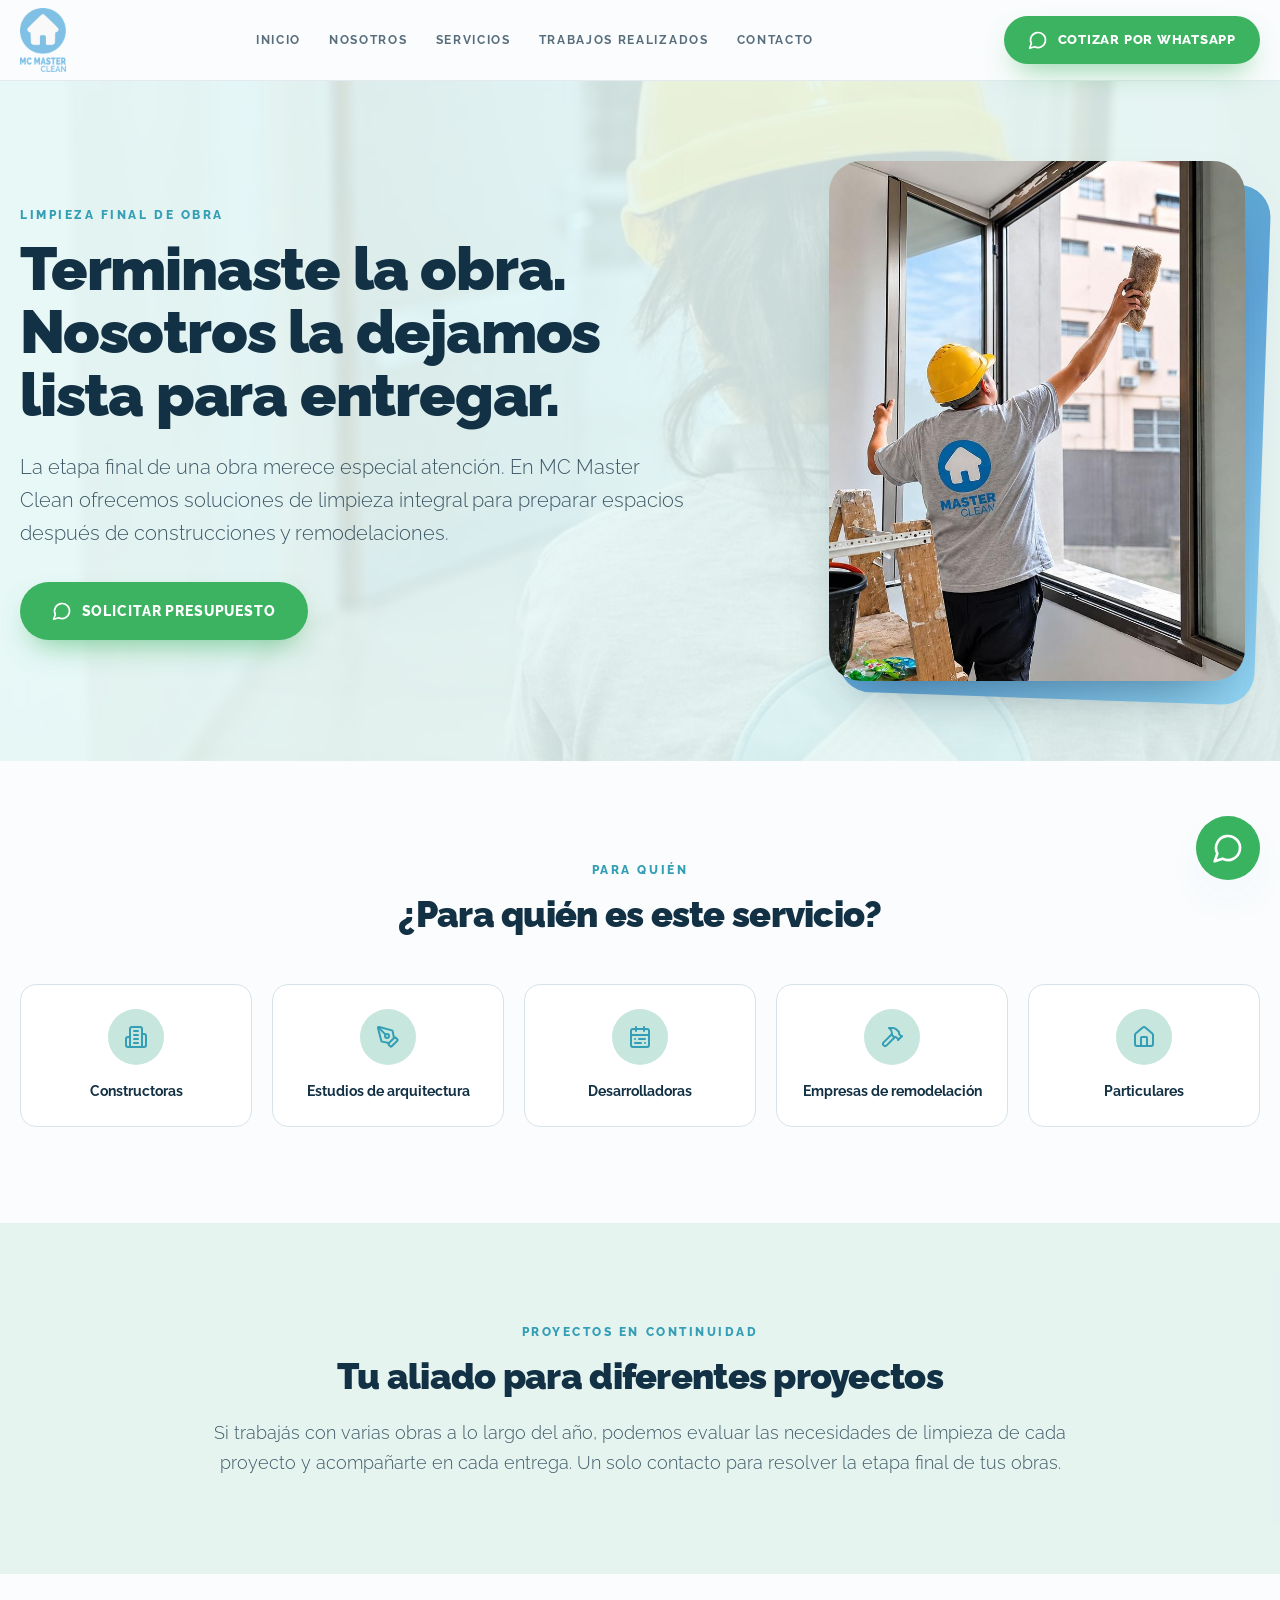
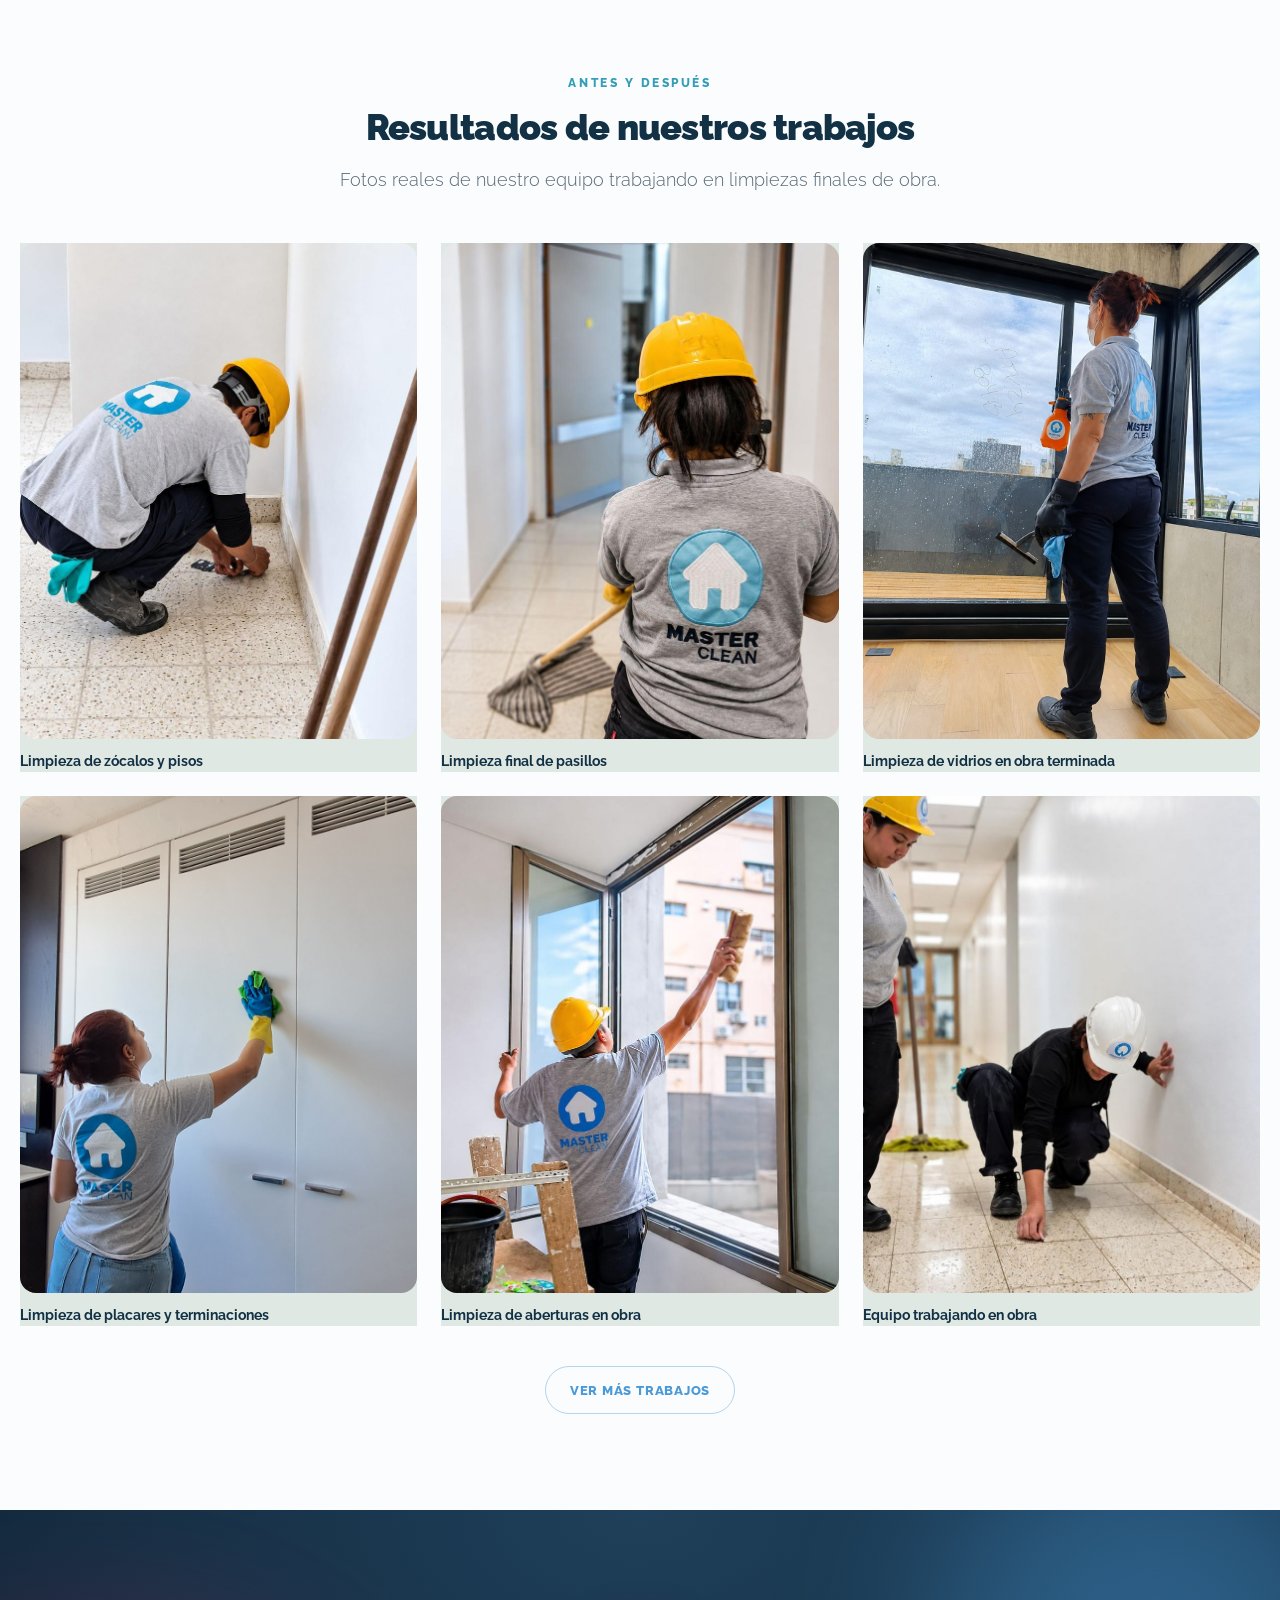
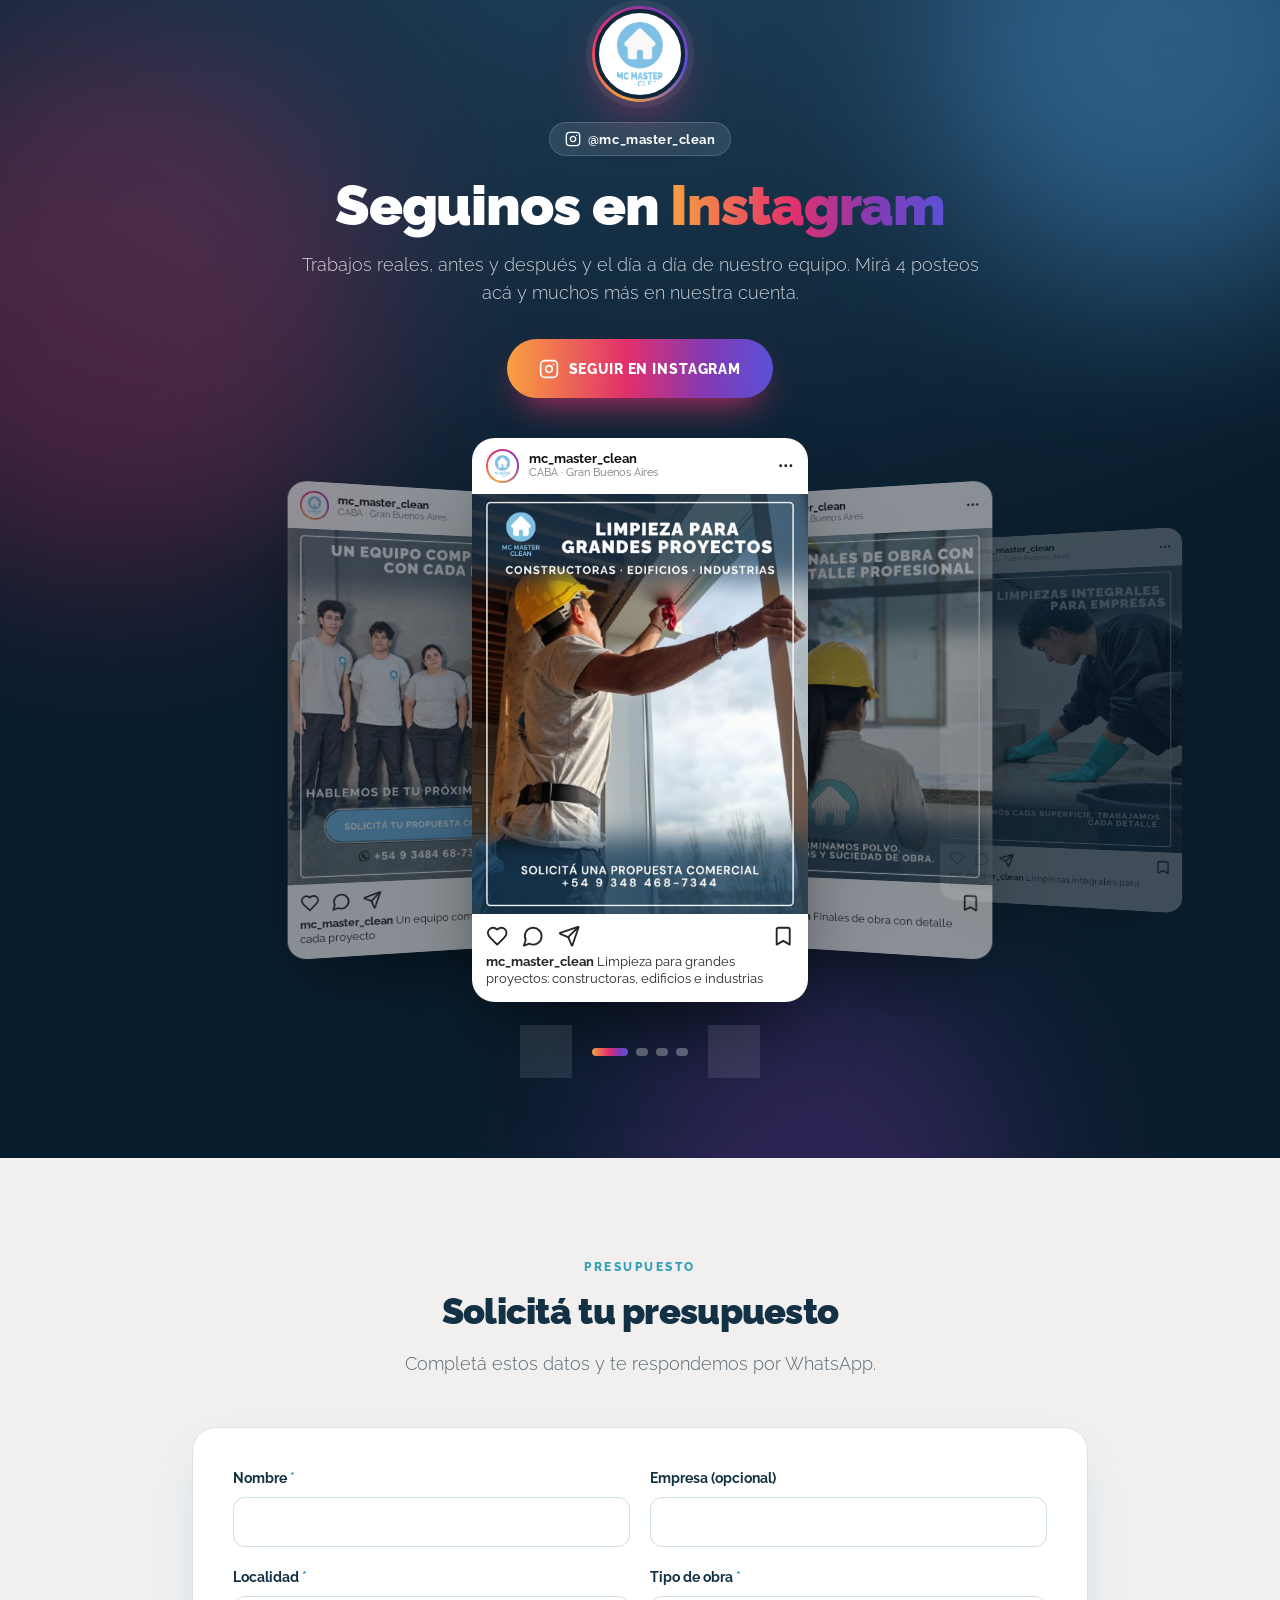
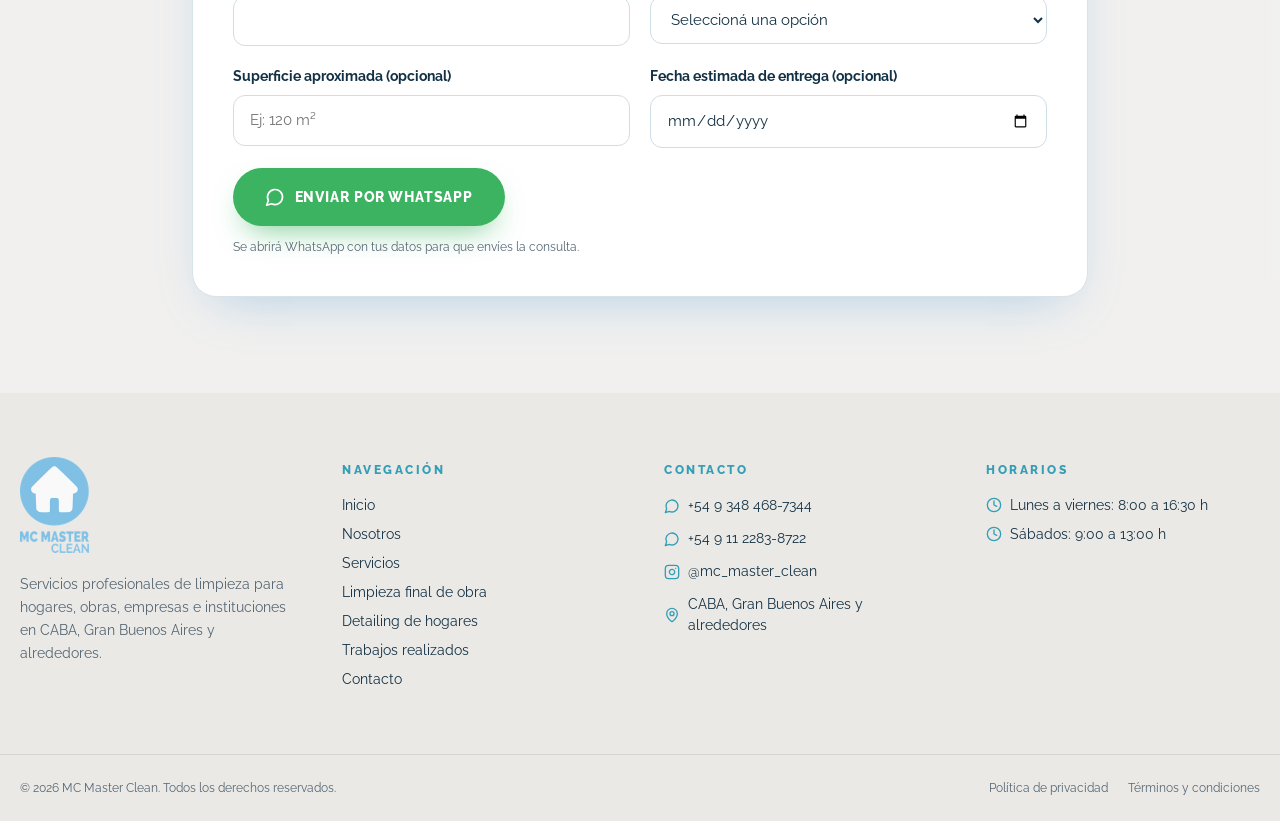
<file: limpieza-final-de-obra.html>
<!doctype html>
<html lang="es-AR">
<head>
<meta charset="utf-8">
<script>document.documentElement.className+=" js"</script>
<meta name="viewport" content="width=device-width, initial-scale=1">
<title>Limpieza final de obra en CABA, Gran Buenos Aires y alrededores | MC Master Clean</title>
<meta name="description" content="Limpieza post obra integral para constructoras, desarrolladoras, arquitectos y particulares. Dejamos tu obra lista para entregar. Cotizá por WhatsApp.">
<meta name="author" content="MC Master Clean">
<meta property="og:site_name" content="MC Master Clean">
<meta property="og:locale" content="es_AR">
<meta property="og:type" content="website">
<meta property="og:title" content="Limpieza final de obra en CABA, Gran Buenos Aires y alrededores | MC Master Clean">
<meta property="og:description" content="Limpieza post obra integral para constructoras, desarrolladoras, arquitectos y particulares. Dejamos tu obra lista para entregar. Cotizá por WhatsApp.">
<meta property="og:url" content="https://mcmasterclean.net/limpieza-final-de-obra">
<meta name="twitter:card" content="summary_large_image">
<meta name="twitter:title" content="Limpieza final de obra en CABA, Gran Buenos Aires y alrededores | MC Master Clean">
<meta name="twitter:description" content="Limpieza post obra integral para constructoras, desarrolladoras, arquitectos y particulares. Dejamos tu obra lista para entregar. Cotizá por WhatsApp.">
<meta name="theme-color" content="#7FBFE5">
<link rel="canonical" href="https://mcmasterclean.net/limpieza-final-de-obra">
<link rel="icon" href="favicon.png" type="image/png">
<link rel="preconnect" href="https://fonts.googleapis.com">
<link rel="preconnect" href="https://fonts.gstatic.com" crossorigin>
<link rel="stylesheet" href="https://fonts.googleapis.com/css2?family=Raleway:wght@300;400;500;600;700;800;900&display=swap">
<link rel="stylesheet" href="estilos.css">
<!-- Analítica: pegá acá Google Tag Manager / GA4 / Meta Pixel. Los clics de WhatsApp envían "whatsapp_click" al dataLayer. -->
</head>
<body>
<header class="site-header" id="top">
  <div class="container header-bar">
    <a href="index.html" class="header-logo" aria-label="MC Master Clean - Inicio"><img src="img/logo-mc.png" alt="Logo MC Master Clean" width="46" height="64"></a>
    <nav class="main-nav" aria-label="Principal">
        <a href="index.html" class="">Inicio</a>
        <a href="nosotros.html" class="">Nosotros</a>
        <a href="servicios.html" class="">Servicios</a>
        <a href="trabajos.html" class="">Trabajos realizados</a>
        <a href="contacto.html" class="">Contacto</a>
    </nav>
    <div class="header-actions">
      <a href="https://wa.me/5493484687344?text=Hola%2C%20MC%20Master%20Clean.%20Estuve%20viendo%20su%20p%C3%A1gina%20web%20y%20quisiera%20solicitar%20un%20presupuesto%20de%20limpieza." target="_blank" rel="noopener noreferrer" class="btn btn-whatsapp" data-track="header"><svg class="icon" aria-hidden="true" xmlns="http://www.w3.org/2000/svg" viewBox="0 0 24 24" fill="none" stroke="currentColor" stroke-width="2" stroke-linecap="round" stroke-linejoin="round" > <path d="M7.9 20A9 9 0 1 0 4 16.1L2 22Z" /> </svg>Cotizar por WhatsApp</a>
      <button class="menu-toggle" type="button" aria-label="Abrir menú" aria-expanded="false" aria-controls="mobile-nav"><svg class="icon i-open" aria-hidden="true" xmlns="http://www.w3.org/2000/svg" viewBox="0 0 24 24" fill="none" stroke="currentColor" stroke-width="2" stroke-linecap="round" stroke-linejoin="round" > <line x1="4" x2="20" y1="12" y2="12" /> <line x1="4" x2="20" y1="6" y2="6" /> <line x1="4" x2="20" y1="18" y2="18" /> </svg><svg class="icon i-close" aria-hidden="true" xmlns="http://www.w3.org/2000/svg" viewBox="0 0 24 24" fill="none" stroke="currentColor" stroke-width="2" stroke-linecap="round" stroke-linejoin="round" > <path d="M18 6 6 18" /> <path d="m6 6 12 12" /> </svg></button>
    </div>
  </div>
  <nav class="mobile-nav" id="mobile-nav" aria-label="Móvil">
        <a href="index.html" class="nav-link">Inicio</a>
        <a href="nosotros.html" class="nav-link">Nosotros</a>
        <a href="servicios.html" class="nav-link">Servicios</a>
        <a href="trabajos.html" class="nav-link">Trabajos realizados</a>
        <a href="contacto.html" class="nav-link">Contacto</a>
    <a href="https://wa.me/5493484687344?text=Hola%2C%20MC%20Master%20Clean.%20Estuve%20viendo%20su%20p%C3%A1gina%20web%20y%20quisiera%20solicitar%20un%20presupuesto%20de%20limpieza." target="_blank" rel="noopener noreferrer" class="btn btn-whatsapp" data-track="mobile_menu"><svg class="icon" aria-hidden="true" xmlns="http://www.w3.org/2000/svg" viewBox="0 0 24 24" fill="none" stroke="currentColor" stroke-width="2" stroke-linecap="round" stroke-linejoin="round" > <path d="M7.9 20A9 9 0 1 0 4 16.1L2 22Z" /> </svg>Cotizar por WhatsApp</a>
  </nav>
</header>
<main>

<section class="page-hero split-hero has-bg">
  <img class="ph-bg" src="img/m/t/pasillo-obra-800.jpg" srcset="img/m/t/pasillo-obra-400.jpg 400w, img/m/t/pasillo-obra-800.jpg 800w, img/m/pasillo-obra.jpg 1200w" sizes="60vw" alt="" width="1200" height="1500" style="object-position:center 40%"><div class="ph-veil" aria-hidden="true"></div>
  <div class="container ph-grid">
    <div class="content">
      <span class="eyebrow">Limpieza final de obra</span>
      <h1>Terminaste la obra. Nosotros la dejamos lista para entregar.</h1>
      <p class="lead">La etapa final de una obra merece especial atención. En MC Master Clean ofrecemos soluciones de limpieza integral para preparar espacios después de construcciones y remodelaciones.</p>
      <div class="actions"><a href="https://wa.me/5493484687344?text=Hola%2C%20MC%20Master%20Clean.%20Quiero%20solicitar%20un%20presupuesto%20para%20una%20limpieza%20final%20de%20obra." target="_blank" rel="noopener noreferrer" class="btn btn-whatsapp btn-lg" data-track="obra_hero"><svg class="icon" aria-hidden="true" xmlns="http://www.w3.org/2000/svg" viewBox="0 0 24 24" fill="none" stroke="currentColor" stroke-width="2" stroke-linecap="round" stroke-linejoin="round" > <path d="M7.9 20A9 9 0 1 0 4 16.1L2 22Z" /> </svg>Solicitar presupuesto</a></div>
    </div>
    <figure class="ph-media"><img src="img/m/t/ventana-obra-2-800.jpg" srcset="img/m/t/ventana-obra-2-400.jpg 400w, img/m/t/ventana-obra-2-800.jpg 800w, img/m/ventana-obra-2.jpg 1200w" sizes="(min-width: 1024px) 34vw, (min-width: 640px) 50vw, 92vw" alt="Operario de MC Master Clean limpiando ventanales en una obra" width="1200" height="1500" style="object-position:center 30%"></figure>
  </div>
</section>

<section class="section">
  <div class="inner">
      <div class="section-title">
        <span class="eyebrow">Para quién</span>
        <h2 class="h2">¿Para quién es este servicio?</h2>
        
      </div>
    <ul class="grid audience">
      <li><span class="bubble"><svg class="icon" aria-hidden="true" xmlns="http://www.w3.org/2000/svg" viewBox="0 0 24 24" fill="none" stroke="currentColor" stroke-width="2" stroke-linecap="round" stroke-linejoin="round" > <path d="M6 22V4a2 2 0 0 1 2-2h8a2 2 0 0 1 2 2v18Z" /> <path d="M6 12H4a2 2 0 0 0-2 2v6a2 2 0 0 0 2 2h2" /> <path d="M18 9h2a2 2 0 0 1 2 2v9a2 2 0 0 1-2 2h-2" /> <path d="M10 6h4" /> <path d="M10 10h4" /> <path d="M10 14h4" /> <path d="M10 18h4" /> </svg></span><span>Constructoras</span></li>
      <li><span class="bubble"><svg class="icon" aria-hidden="true" xmlns="http://www.w3.org/2000/svg" viewBox="0 0 24 24" fill="none" stroke="currentColor" stroke-width="2" stroke-linecap="round" stroke-linejoin="round" > <path d="M15.707 21.293a1 1 0 0 1-1.414 0l-1.586-1.586a1 1 0 0 1 0-1.414l5.586-5.586a1 1 0 0 1 1.414 0l1.586 1.586a1 1 0 0 1 0 1.414z" /> <path d="m18 13-1.375-6.874a1 1 0 0 0-.746-.776L3.235 2.028a1 1 0 0 0-1.207 1.207L5.35 15.879a1 1 0 0 0 .776.746L13 18" /> <path d="m2.3 2.3 7.286 7.286" /> <circle cx="11" cy="11" r="2" /> </svg></span><span>Estudios de arquitectura</span></li>
      <li><span class="bubble"><svg class="icon" aria-hidden="true" xmlns="http://www.w3.org/2000/svg" viewBox="0 0 24 24" fill="none" stroke="currentColor" stroke-width="2" stroke-linecap="round" stroke-linejoin="round" > <rect width="18" height="18" x="3" y="4" rx="2" /> <path d="M16 2v4" /> <path d="M3 10h18" /> <path d="M8 2v4" /> <path d="M17 14h-6" /> <path d="M13 18H7" /> <path d="M7 14h.01" /> <path d="M17 18h.01" /> </svg></span><span>Desarrolladoras</span></li>
      <li><span class="bubble"><svg class="icon" aria-hidden="true" xmlns="http://www.w3.org/2000/svg" viewBox="0 0 24 24" fill="none" stroke="currentColor" stroke-width="2" stroke-linecap="round" stroke-linejoin="round" > <path d="m15 12-8.373 8.373a1 1 0 1 1-3-3L12 9" /> <path d="m18 15 4-4" /> <path d="m21.5 11.5-1.914-1.914A2 2 0 0 1 19 8.172V7l-2.26-2.26a6 6 0 0 0-4.202-1.756L9 2.96l.92.82A6.18 6.18 0 0 1 12 8.4V10l2 2h1.172a2 2 0 0 1 1.414.586L18.5 14.5" /> </svg></span><span>Empresas de remodelación</span></li>
      <li><span class="bubble"><svg class="icon" aria-hidden="true" xmlns="http://www.w3.org/2000/svg" viewBox="0 0 24 24" fill="none" stroke="currentColor" stroke-width="2" stroke-linecap="round" stroke-linejoin="round" > <path d="M15 21v-8a1 1 0 0 0-1-1h-4a1 1 0 0 0-1 1v8" /> <path d="M3 10a2 2 0 0 1 .709-1.528l7-5.999a2 2 0 0 1 2.582 0l7 5.999A2 2 0 0 1 21 10v9a2 2 0 0 1-2 2H5a2 2 0 0 1-2-2z" /> </svg></span><span>Particulares</span></li>
    </ul>
  </div>
</section>

<section class="section bg-mint">
  <div class="inner inner-4xl center">
    <span class="eyebrow">Proyectos en continuidad</span>
    <h2 class="h2">Tu aliado para diferentes proyectos</h2>
    <p class="lead">Si trabajás con varias obras a lo largo del año, podemos evaluar las necesidades de limpieza de cada proyecto y acompañarte en cada entrega. Un solo contacto para resolver la etapa final de tus obras.</p>
  </div>
</section>

<section class="section">
  <div class="inner">
      <div class="section-title">
        <span class="eyebrow">Antes y después</span>
        <h2 class="h2">Resultados de nuestros trabajos</h2>
        <p class="sub">Fotos reales de nuestro equipo trabajando en limpiezas finales de obra.</p>
      </div>
    <div class="grid cols-3s">
      <figure class="job"><img src="img/m/t/zocalo-obra-800.jpg" srcset="img/m/t/zocalo-obra-400.jpg 400w, img/m/t/zocalo-obra-800.jpg 800w, img/m/zocalo-obra.jpg 1200w" sizes="(min-width: 1024px) 34vw, (min-width: 640px) 50vw, 92vw" alt="Limpieza de zócalos y pisos" loading="lazy"><figcaption>Limpieza de zócalos y pisos</figcaption></figure>
      <figure class="job"><img src="img/m/t/pasillo-obra-800.jpg" srcset="img/m/t/pasillo-obra-400.jpg 400w, img/m/t/pasillo-obra-800.jpg 800w, img/m/pasillo-obra.jpg 1200w" sizes="(min-width: 1024px) 34vw, (min-width: 640px) 50vw, 92vw" alt="Limpieza final de pasillos" loading="lazy"><figcaption>Limpieza final de pasillos</figcaption></figure>
      <figure class="job"><img src="img/trabajos/vidrios_obra.jpg" alt="Limpieza de vidrios en obra terminada" loading="lazy"><figcaption>Limpieza de vidrios en obra terminada</figcaption></figure>
      <figure class="job"><img src="img/trabajos/placares_obra.jpg" alt="Limpieza de placares y terminaciones" loading="lazy"><figcaption>Limpieza de placares y terminaciones</figcaption></figure>
      <figure class="job"><img src="img/m/t/ventana-obra-800.jpg" srcset="img/m/t/ventana-obra-400.jpg 400w, img/m/t/ventana-obra-800.jpg 800w, img/m/ventana-obra.jpg 1200w" sizes="(min-width: 1024px) 34vw, (min-width: 640px) 50vw, 92vw" alt="Limpieza de aberturas en obra" loading="lazy"><figcaption>Limpieza de aberturas en obra</figcaption></figure>
      <figure class="job"><img src="img/m/t/pasillo-obra-equipo-800.jpg" srcset="img/m/t/pasillo-obra-equipo-400.jpg 400w, img/m/t/pasillo-obra-equipo-800.jpg 800w, img/m/pasillo-obra-equipo.jpg 1200w" sizes="(min-width: 1024px) 34vw, (min-width: 640px) 50vw, 92vw" alt="Equipo trabajando en obra" loading="lazy"><figcaption>Equipo trabajando en obra</figcaption></figure>
    </div>
    <div class="center" style="margin-top:2.5rem"><a href="trabajos.html" class="btn btn-ghost">Ver más trabajos</a></div>
  </div>
</section>

<section class="ig" id="instagram">
  <div class="ig-glow g1" aria-hidden="true"></div>
  <div class="ig-glow g2" aria-hidden="true"></div>
  <div class="ig-glow g3" aria-hidden="true"></div>
  <div class="container ig-wrap">
    <div class="ig-head">
      <a href="https://www.instagram.com/mc_master_clean" target="_blank" rel="noopener noreferrer" class="ig-ring" aria-label="Instagram de MC Master Clean"><img src="img/logo-mc.png" alt="" width="46" height="64"></a>
      <a href="https://www.instagram.com/mc_master_clean" target="_blank" rel="noopener noreferrer" class="ig-handle"><svg class="icon" aria-hidden="true" xmlns="http://www.w3.org/2000/svg" viewBox="0 0 24 24" fill="none" stroke="currentColor" stroke-width="2" stroke-linecap="round" stroke-linejoin="round" > <rect width="20" height="20" x="2" y="2" rx="5" ry="5" /> <path d="M16 11.37A4 4 0 1 1 12.63 8 4 4 0 0 1 16 11.37z" /> <line x1="17.5" x2="17.51" y1="6.5" y2="6.5" /> </svg> @mc_master_clean</a>
      <h2>Seguinos en <span>Instagram</span></h2>
      <p>Trabajos reales, antes y después y el día a día de nuestro equipo. Mirá 4 posteos acá y muchos más en nuestra cuenta.</p>
      <a href="https://www.instagram.com/mc_master_clean" target="_blank" rel="noopener noreferrer" class="btn btn-ig btn-lg"><svg class="icon" aria-hidden="true" xmlns="http://www.w3.org/2000/svg" viewBox="0 0 24 24" fill="none" stroke="currentColor" stroke-width="2" stroke-linecap="round" stroke-linejoin="round" > <rect width="20" height="20" x="2" y="2" rx="5" ry="5" /> <path d="M16 11.37A4 4 0 1 1 12.63 8 4 4 0 0 1 16 11.37z" /> <line x1="17.5" x2="17.51" y1="6.5" y2="6.5" /> </svg> Seguir en Instagram</a>
    </div>
    
    <div data-panel="empresas">
      <div class="cf" data-coverflow aria-roledescription="carrusel" aria-label="Posteos de Instagram: Empresas y obras">
        <div class="cf-stage" tabindex="0">
          <a class="post" href="https://www.instagram.com/mc_master_clean" target="_blank" rel="noopener noreferrer" aria-label="Limpieza para grandes proyectos: constructoras, edificios e industrias — ver en Instagram">
            <span class="post-top"><span class="post-av"><img src="img/logo-mc.png" alt="" width="46" height="64" loading="lazy"></span><span class="post-user"><b>mc_master_clean</b><small>CABA · Gran Buenos Aires</small></span><svg class="icon" aria-hidden="true" xmlns="http://www.w3.org/2000/svg" viewBox="0 0 24 24" fill="none" stroke="currentColor" stroke-width="2" stroke-linecap="round" stroke-linejoin="round" > <circle cx="12" cy="12" r="1" /> <circle cx="19" cy="12" r="1" /> <circle cx="5" cy="12" r="1" /> </svg></span>
            <span class="post-img"><img src="img/m/ig-empresas-1.jpg" alt="Limpieza para grandes proyectos: constructoras, edificios e industrias" loading="lazy" width="900" height="1125"></span>
            <span class="post-actions"><svg class="icon like" aria-hidden="true" xmlns="http://www.w3.org/2000/svg" viewBox="0 0 24 24" fill="none" stroke="currentColor" stroke-width="2" stroke-linecap="round" stroke-linejoin="round" > <path d="M19 14c1.49-1.46 3-3.21 3-5.5A5.5 5.5 0 0 0 16.5 3c-1.76 0-3 .5-4.5 2-1.5-1.5-2.74-2-4.5-2A5.5 5.5 0 0 0 2 8.5c0 2.3 1.5 4.05 3 5.5l7 7Z" /> </svg><svg class="icon" aria-hidden="true" xmlns="http://www.w3.org/2000/svg" viewBox="0 0 24 24" fill="none" stroke="currentColor" stroke-width="2" stroke-linecap="round" stroke-linejoin="round" > <path d="M7.9 20A9 9 0 1 0 4 16.1L2 22Z" /> </svg><svg class="icon" aria-hidden="true" xmlns="http://www.w3.org/2000/svg" viewBox="0 0 24 24" fill="none" stroke="currentColor" stroke-width="2" stroke-linecap="round" stroke-linejoin="round" > <path d="M14.536 21.686a.5.5 0 0 0 .937-.024l6.5-19a.496.496 0 0 0-.635-.635l-19 6.5a.5.5 0 0 0-.024.937l7.93 3.18a2 2 0 0 1 1.112 1.11z" /> <path d="m21.854 2.147-10.94 10.939" /> </svg><span class="sp"></span><svg class="icon" aria-hidden="true" xmlns="http://www.w3.org/2000/svg" viewBox="0 0 24 24" fill="none" stroke="currentColor" stroke-width="2" stroke-linecap="round" stroke-linejoin="round" > <path d="m19 21-7-4-7 4V5a2 2 0 0 1 2-2h10a2 2 0 0 1 2 2v16z" /> </svg></span>
            <span class="post-cap"><b>mc_master_clean</b> Limpieza para grandes proyectos: constructoras, edificios e industrias</span>
          </a>
          <a class="post" href="https://www.instagram.com/mc_master_clean" target="_blank" rel="noopener noreferrer" aria-label="Finales de obra con detalle profesional — ver en Instagram">
            <span class="post-top"><span class="post-av"><img src="img/logo-mc.png" alt="" width="46" height="64" loading="lazy"></span><span class="post-user"><b>mc_master_clean</b><small>CABA · Gran Buenos Aires</small></span><svg class="icon" aria-hidden="true" xmlns="http://www.w3.org/2000/svg" viewBox="0 0 24 24" fill="none" stroke="currentColor" stroke-width="2" stroke-linecap="round" stroke-linejoin="round" > <circle cx="12" cy="12" r="1" /> <circle cx="19" cy="12" r="1" /> <circle cx="5" cy="12" r="1" /> </svg></span>
            <span class="post-img"><img src="img/m/ig-empresas-2.jpg" alt="Finales de obra con detalle profesional" loading="lazy" width="900" height="1125"></span>
            <span class="post-actions"><svg class="icon like" aria-hidden="true" xmlns="http://www.w3.org/2000/svg" viewBox="0 0 24 24" fill="none" stroke="currentColor" stroke-width="2" stroke-linecap="round" stroke-linejoin="round" > <path d="M19 14c1.49-1.46 3-3.21 3-5.5A5.5 5.5 0 0 0 16.5 3c-1.76 0-3 .5-4.5 2-1.5-1.5-2.74-2-4.5-2A5.5 5.5 0 0 0 2 8.5c0 2.3 1.5 4.05 3 5.5l7 7Z" /> </svg><svg class="icon" aria-hidden="true" xmlns="http://www.w3.org/2000/svg" viewBox="0 0 24 24" fill="none" stroke="currentColor" stroke-width="2" stroke-linecap="round" stroke-linejoin="round" > <path d="M7.9 20A9 9 0 1 0 4 16.1L2 22Z" /> </svg><svg class="icon" aria-hidden="true" xmlns="http://www.w3.org/2000/svg" viewBox="0 0 24 24" fill="none" stroke="currentColor" stroke-width="2" stroke-linecap="round" stroke-linejoin="round" > <path d="M14.536 21.686a.5.5 0 0 0 .937-.024l6.5-19a.496.496 0 0 0-.635-.635l-19 6.5a.5.5 0 0 0-.024.937l7.93 3.18a2 2 0 0 1 1.112 1.11z" /> <path d="m21.854 2.147-10.94 10.939" /> </svg><span class="sp"></span><svg class="icon" aria-hidden="true" xmlns="http://www.w3.org/2000/svg" viewBox="0 0 24 24" fill="none" stroke="currentColor" stroke-width="2" stroke-linecap="round" stroke-linejoin="round" > <path d="m19 21-7-4-7 4V5a2 2 0 0 1 2-2h10a2 2 0 0 1 2 2v16z" /> </svg></span>
            <span class="post-cap"><b>mc_master_clean</b> Finales de obra con detalle profesional</span>
          </a>
          <a class="post" href="https://www.instagram.com/mc_master_clean" target="_blank" rel="noopener noreferrer" aria-label="Limpiezas integrales para empresas — ver en Instagram">
            <span class="post-top"><span class="post-av"><img src="img/logo-mc.png" alt="" width="46" height="64" loading="lazy"></span><span class="post-user"><b>mc_master_clean</b><small>CABA · Gran Buenos Aires</small></span><svg class="icon" aria-hidden="true" xmlns="http://www.w3.org/2000/svg" viewBox="0 0 24 24" fill="none" stroke="currentColor" stroke-width="2" stroke-linecap="round" stroke-linejoin="round" > <circle cx="12" cy="12" r="1" /> <circle cx="19" cy="12" r="1" /> <circle cx="5" cy="12" r="1" /> </svg></span>
            <span class="post-img"><img src="img/m/ig-empresas-3.jpg" alt="Limpiezas integrales para empresas" loading="lazy" width="900" height="1125"></span>
            <span class="post-actions"><svg class="icon like" aria-hidden="true" xmlns="http://www.w3.org/2000/svg" viewBox="0 0 24 24" fill="none" stroke="currentColor" stroke-width="2" stroke-linecap="round" stroke-linejoin="round" > <path d="M19 14c1.49-1.46 3-3.21 3-5.5A5.5 5.5 0 0 0 16.5 3c-1.76 0-3 .5-4.5 2-1.5-1.5-2.74-2-4.5-2A5.5 5.5 0 0 0 2 8.5c0 2.3 1.5 4.05 3 5.5l7 7Z" /> </svg><svg class="icon" aria-hidden="true" xmlns="http://www.w3.org/2000/svg" viewBox="0 0 24 24" fill="none" stroke="currentColor" stroke-width="2" stroke-linecap="round" stroke-linejoin="round" > <path d="M7.9 20A9 9 0 1 0 4 16.1L2 22Z" /> </svg><svg class="icon" aria-hidden="true" xmlns="http://www.w3.org/2000/svg" viewBox="0 0 24 24" fill="none" stroke="currentColor" stroke-width="2" stroke-linecap="round" stroke-linejoin="round" > <path d="M14.536 21.686a.5.5 0 0 0 .937-.024l6.5-19a.496.496 0 0 0-.635-.635l-19 6.5a.5.5 0 0 0-.024.937l7.93 3.18a2 2 0 0 1 1.112 1.11z" /> <path d="m21.854 2.147-10.94 10.939" /> </svg><span class="sp"></span><svg class="icon" aria-hidden="true" xmlns="http://www.w3.org/2000/svg" viewBox="0 0 24 24" fill="none" stroke="currentColor" stroke-width="2" stroke-linecap="round" stroke-linejoin="round" > <path d="m19 21-7-4-7 4V5a2 2 0 0 1 2-2h10a2 2 0 0 1 2 2v16z" /> </svg></span>
            <span class="post-cap"><b>mc_master_clean</b> Limpiezas integrales para empresas</span>
          </a>
          <a class="post" href="https://www.instagram.com/mc_master_clean" target="_blank" rel="noopener noreferrer" aria-label="Un equipo comprometido con cada proyecto — ver en Instagram">
            <span class="post-top"><span class="post-av"><img src="img/logo-mc.png" alt="" width="46" height="64" loading="lazy"></span><span class="post-user"><b>mc_master_clean</b><small>CABA · Gran Buenos Aires</small></span><svg class="icon" aria-hidden="true" xmlns="http://www.w3.org/2000/svg" viewBox="0 0 24 24" fill="none" stroke="currentColor" stroke-width="2" stroke-linecap="round" stroke-linejoin="round" > <circle cx="12" cy="12" r="1" /> <circle cx="19" cy="12" r="1" /> <circle cx="5" cy="12" r="1" /> </svg></span>
            <span class="post-img"><img src="img/m/ig-empresas-4.jpg" alt="Un equipo comprometido con cada proyecto" loading="lazy" width="900" height="1125"></span>
            <span class="post-actions"><svg class="icon like" aria-hidden="true" xmlns="http://www.w3.org/2000/svg" viewBox="0 0 24 24" fill="none" stroke="currentColor" stroke-width="2" stroke-linecap="round" stroke-linejoin="round" > <path d="M19 14c1.49-1.46 3-3.21 3-5.5A5.5 5.5 0 0 0 16.5 3c-1.76 0-3 .5-4.5 2-1.5-1.5-2.74-2-4.5-2A5.5 5.5 0 0 0 2 8.5c0 2.3 1.5 4.05 3 5.5l7 7Z" /> </svg><svg class="icon" aria-hidden="true" xmlns="http://www.w3.org/2000/svg" viewBox="0 0 24 24" fill="none" stroke="currentColor" stroke-width="2" stroke-linecap="round" stroke-linejoin="round" > <path d="M7.9 20A9 9 0 1 0 4 16.1L2 22Z" /> </svg><svg class="icon" aria-hidden="true" xmlns="http://www.w3.org/2000/svg" viewBox="0 0 24 24" fill="none" stroke="currentColor" stroke-width="2" stroke-linecap="round" stroke-linejoin="round" > <path d="M14.536 21.686a.5.5 0 0 0 .937-.024l6.5-19a.496.496 0 0 0-.635-.635l-19 6.5a.5.5 0 0 0-.024.937l7.93 3.18a2 2 0 0 1 1.112 1.11z" /> <path d="m21.854 2.147-10.94 10.939" /> </svg><span class="sp"></span><svg class="icon" aria-hidden="true" xmlns="http://www.w3.org/2000/svg" viewBox="0 0 24 24" fill="none" stroke="currentColor" stroke-width="2" stroke-linecap="round" stroke-linejoin="round" > <path d="m19 21-7-4-7 4V5a2 2 0 0 1 2-2h10a2 2 0 0 1 2 2v16z" /> </svg></span>
            <span class="post-cap"><b>mc_master_clean</b> Un equipo comprometido con cada proyecto</span>
          </a>
        </div>
        <div class="cf-controls">
          <button type="button" class="cf-btn prev" aria-label="Posteo anterior"><svg class="icon" aria-hidden="true" xmlns="http://www.w3.org/2000/svg" viewBox="0 0 24 24" fill="none" stroke="currentColor" stroke-width="2" stroke-linecap="round" stroke-linejoin="round" > <path d="m15 18-6-6 6-6" /> </svg></button>
          <div class="cf-dots"><button type="button" aria-label="Ir al posteo 1"></button><button type="button" aria-label="Ir al posteo 2"></button><button type="button" aria-label="Ir al posteo 3"></button><button type="button" aria-label="Ir al posteo 4"></button></div>
          <button type="button" class="cf-btn next" aria-label="Posteo siguiente"><svg class="icon" aria-hidden="true" xmlns="http://www.w3.org/2000/svg" viewBox="0 0 24 24" fill="none" stroke="currentColor" stroke-width="2" stroke-linecap="round" stroke-linejoin="round" > <path d="m9 18 6-6-6-6" /> </svg></button>
        </div>
      </div></div>
  </div>
</section>

<section class="section bg-cream" id="presupuesto">
  <div class="inner inner-4xl">
      <div class="section-title">
        <span class="eyebrow">Presupuesto</span>
        <h2 class="h2">Solicitá tu presupuesto</h2>
        <p class="sub">Completá estos datos y te respondemos por WhatsApp.</p>
      </div>
    
<form class="quote-form" data-intro="Hola, MC Master Clean. Quiero solicitar un presupuesto para una limpieza final de obra.">
  <label><span data-label="Nombre">Nombre <b>*</b></span><input type="text" name="nombre" maxlength="150" class="field" required></label>
  <label><span data-label="Empresa">Empresa (opcional) </span><input type="text" name="empresa" maxlength="150" class="field"></label>
  <label><span data-label="Localidad">Localidad <b>*</b></span><input type="text" name="localidad" maxlength="150" class="field" required></label>
  <label><span data-label="Tipo de obra">Tipo de obra <b>*</b></span><select name="tipo" class="field" required><option value="">Seleccioná una opción</option><option>Obra nueva</option><option>Remodelación</option><option>Departamento</option><option>Casa</option><option>Local / oficina</option><option>Otro</option></select></label>
  <label><span data-label="Superficie aproximada">Superficie aproximada (opcional) </span><input type="text" name="superficie" maxlength="150" class="field" placeholder="Ej: 120 m²"></label>
  <label><span data-label="Fecha estimada de entrega">Fecha estimada de entrega (opcional) </span><input type="date" name="fecha" maxlength="150" class="field"></label>
  <div class="full">
    <button type="submit" class="btn btn-whatsapp btn-lg"><svg class="icon" aria-hidden="true" xmlns="http://www.w3.org/2000/svg" viewBox="0 0 24 24" fill="none" stroke="currentColor" stroke-width="2" stroke-linecap="round" stroke-linejoin="round" > <path d="M7.9 20A9 9 0 1 0 4 16.1L2 22Z" /> </svg> Enviar por WhatsApp</button>
    <p class="form-note">Se abrirá WhatsApp con tus datos para que envíes la consulta.</p>
  </div>
</form>
  </div>
</section>
</main>
<footer class="site-footer">
  <div class="container footer-grid">
    <div>
      <img src="img/logo-mc.png" alt="Logo MC Master Clean" width="80" height="112" loading="lazy" class="logo">
      <p class="about">Servicios profesionales de limpieza para hogares, obras, empresas e instituciones en CABA, Gran Buenos Aires y alrededores.</p>
    </div>
    <div>
      <h3 class="eyebrow">Navegación</h3>
      <ul>
        <li><a href="index.html">Inicio</a></li>
        <li><a href="nosotros.html">Nosotros</a></li>
        <li><a href="servicios.html">Servicios</a></li>
        <li><a href="limpieza-final-de-obra.html">Limpieza final de obra</a></li>
        <li><a href="detailing-de-hogares.html">Detailing de hogares</a></li>
        <li><a href="trabajos.html">Trabajos realizados</a></li>
        <li><a href="contacto.html">Contacto</a></li>
      </ul>
    </div>
    <div>
      <h3 class="eyebrow">Contacto</h3>
      <ul class="contact">
        <li class="row"><a href="https://wa.me/5493484687344?text=Hola%2C%20MC%20Master%20Clean.%20Estuve%20viendo%20su%20p%C3%A1gina%20web%20y%20quisiera%20solicitar%20un%20presupuesto%20de%20limpieza." target="_blank" rel="noopener noreferrer" data-track="footer_main"><svg class="icon" aria-hidden="true" xmlns="http://www.w3.org/2000/svg" viewBox="0 0 24 24" fill="none" stroke="currentColor" stroke-width="2" stroke-linecap="round" stroke-linejoin="round" > <path d="M7.9 20A9 9 0 1 0 4 16.1L2 22Z" /> </svg> +54 9 348 468-7344</a></li>
        <li class="row"><a href="https://wa.me/5491122838722?text=Hola%2C%20MC%20Master%20Clean.%20Estuve%20viendo%20su%20p%C3%A1gina%20web%20y%20quisiera%20solicitar%20un%20presupuesto%20de%20limpieza." target="_blank" rel="noopener noreferrer" data-track="footer_secondary"><svg class="icon" aria-hidden="true" xmlns="http://www.w3.org/2000/svg" viewBox="0 0 24 24" fill="none" stroke="currentColor" stroke-width="2" stroke-linecap="round" stroke-linejoin="round" > <path d="M7.9 20A9 9 0 1 0 4 16.1L2 22Z" /> </svg> +54 9 11 2283-8722</a></li>
        <li class="row"><a href="https://www.instagram.com/mc_master_clean" target="_blank" rel="noopener noreferrer"><svg class="icon" aria-hidden="true" xmlns="http://www.w3.org/2000/svg" viewBox="0 0 24 24" fill="none" stroke="currentColor" stroke-width="2" stroke-linecap="round" stroke-linejoin="round" > <rect width="20" height="20" x="2" y="2" rx="5" ry="5" /> <path d="M16 11.37A4 4 0 1 1 12.63 8 4 4 0 0 1 16 11.37z" /> <line x1="17.5" x2="17.51" y1="6.5" y2="6.5" /> </svg> @mc_master_clean</a></li>
        <li class="row"><svg class="icon" aria-hidden="true" xmlns="http://www.w3.org/2000/svg" viewBox="0 0 24 24" fill="none" stroke="currentColor" stroke-width="2" stroke-linecap="round" stroke-linejoin="round" > <path d="M20 10c0 4.993-5.539 10.193-7.399 11.799a1 1 0 0 1-1.202 0C9.539 20.193 4 14.993 4 10a8 8 0 0 1 16 0" /> <circle cx="12" cy="10" r="3" /> </svg> CABA, Gran Buenos Aires y alrededores</li>
      </ul>
    </div>
    <div>
      <h3 class="eyebrow">Horarios</h3>
      <ul>
        <li class="row top"><svg class="icon" aria-hidden="true" xmlns="http://www.w3.org/2000/svg" viewBox="0 0 24 24" fill="none" stroke="currentColor" stroke-width="2" stroke-linecap="round" stroke-linejoin="round" > <circle cx="12" cy="12" r="10" /> <polyline points="12 6 12 12 16 14" /> </svg> Lunes a viernes: 8:00 a 16:30 h</li>
        <li class="row top"><svg class="icon" aria-hidden="true" xmlns="http://www.w3.org/2000/svg" viewBox="0 0 24 24" fill="none" stroke="currentColor" stroke-width="2" stroke-linecap="round" stroke-linejoin="round" > <circle cx="12" cy="12" r="10" /> <polyline points="12 6 12 12 16 14" /> </svg> Sábados: 9:00 a 13:00 h</li>
      </ul>
    </div>
  </div>
  <div class="footer-bottom">
    <div class="container">
      <p>© <span data-year>2026</span> MC Master Clean. Todos los derechos reservados.</p>
      <div class="links"><a href="privacidad.html">Política de privacidad</a><a href="terminos.html">Términos y condiciones</a></div>
    </div>  </div>
</footer>
<a href="https://wa.me/5493484687344?text=Hola%2C%20MC%20Master%20Clean.%20Estuve%20viendo%20su%20p%C3%A1gina%20web%20y%20quisiera%20solicitar%20un%20presupuesto%20de%20limpieza." target="_blank" rel="noopener noreferrer" class="wa-float" aria-label="Cotizar por WhatsApp" data-track="floating_button"><span class="ping" aria-hidden="true"></span><svg class="icon" aria-hidden="true" xmlns="http://www.w3.org/2000/svg" viewBox="0 0 24 24" fill="none" stroke="currentColor" stroke-width="2" stroke-linecap="round" stroke-linejoin="round" > <path d="M7.9 20A9 9 0 1 0 4 16.1L2 22Z" /> </svg></a>
<script src="sitio.js"></script>
</body>
</html>
</file>
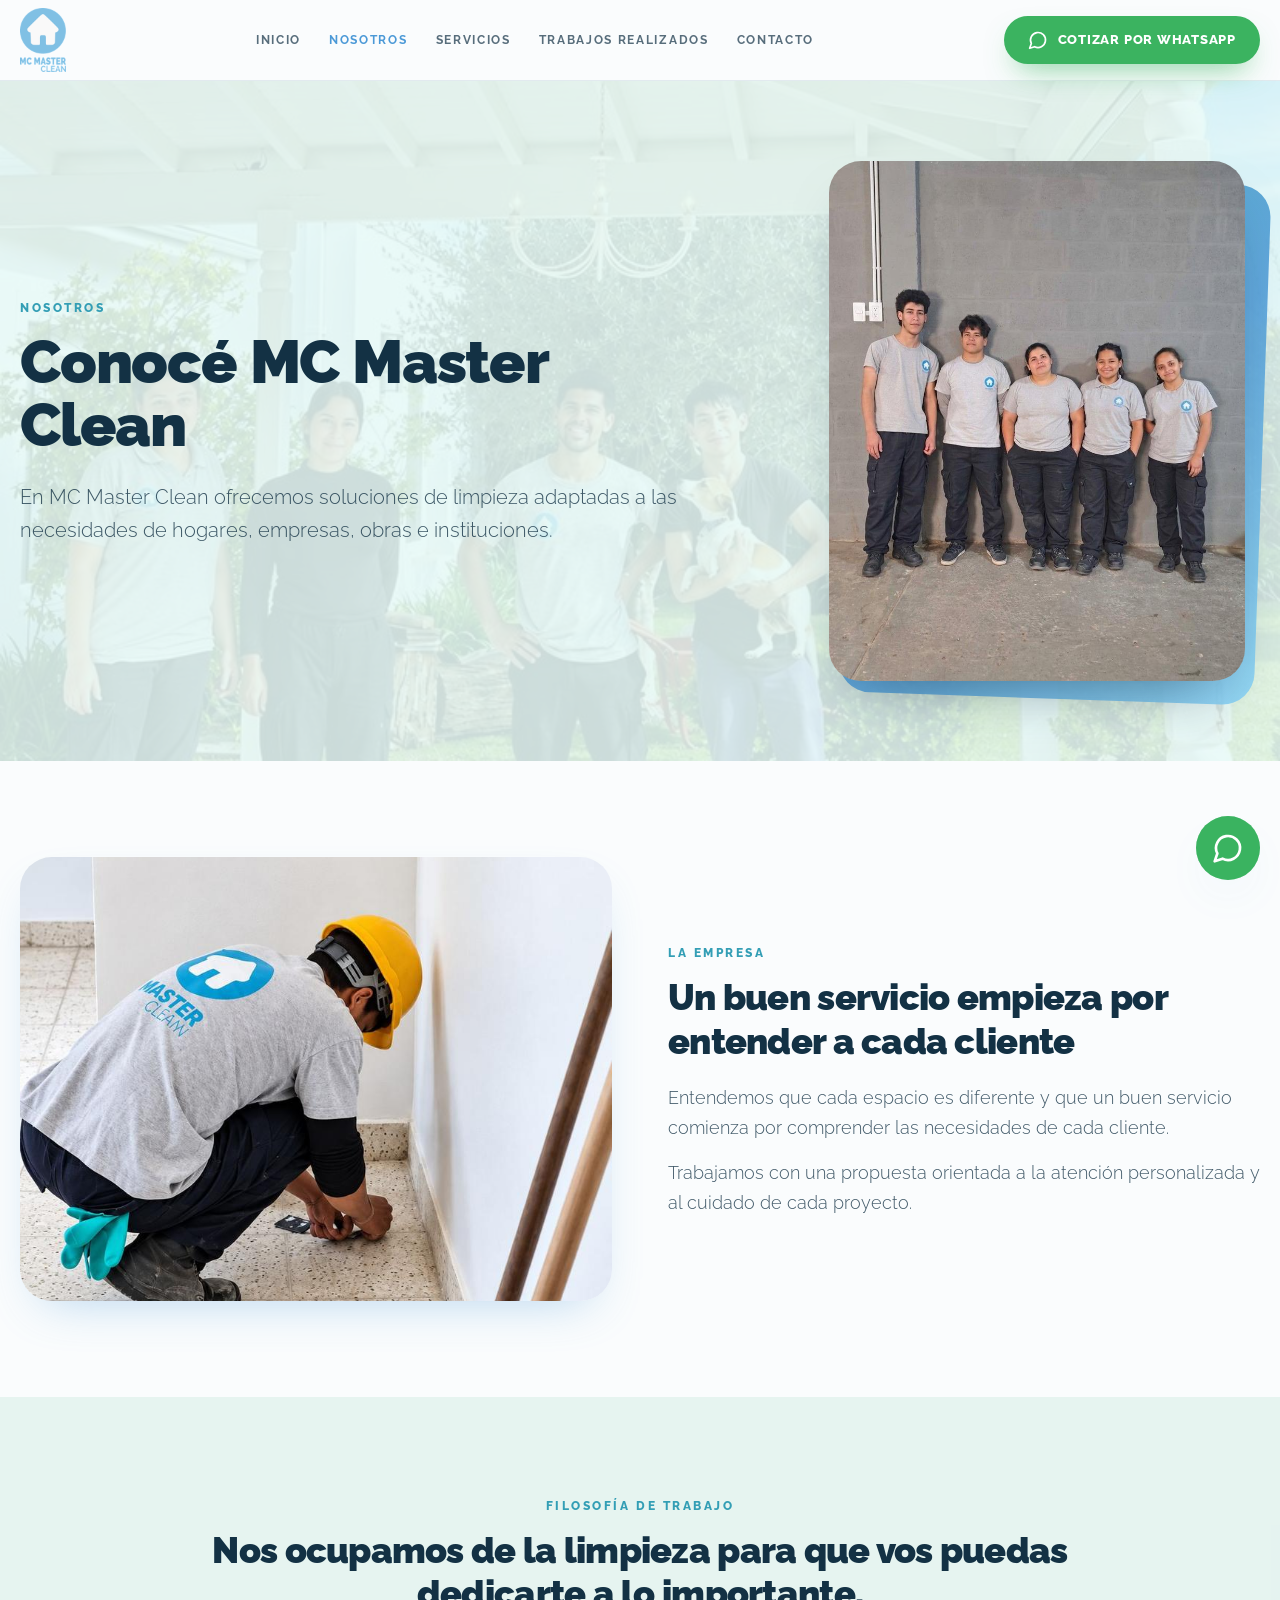
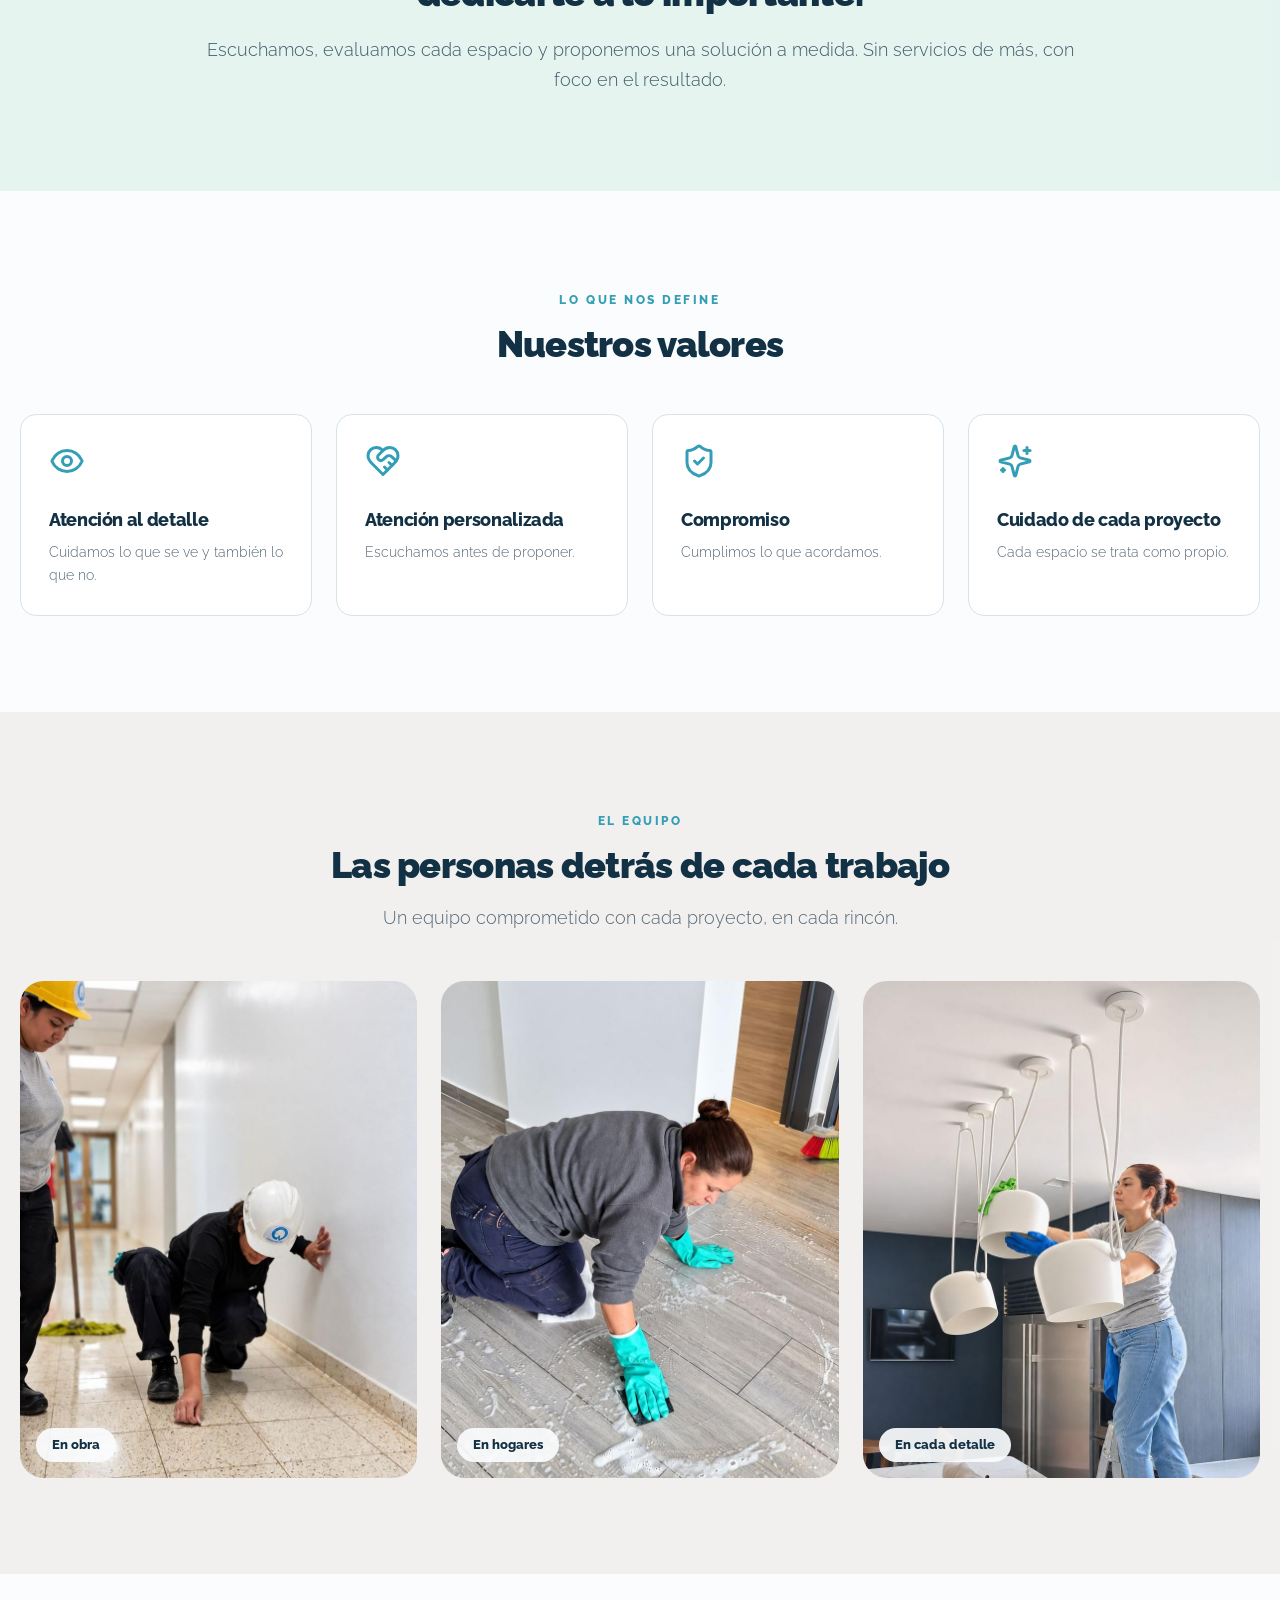
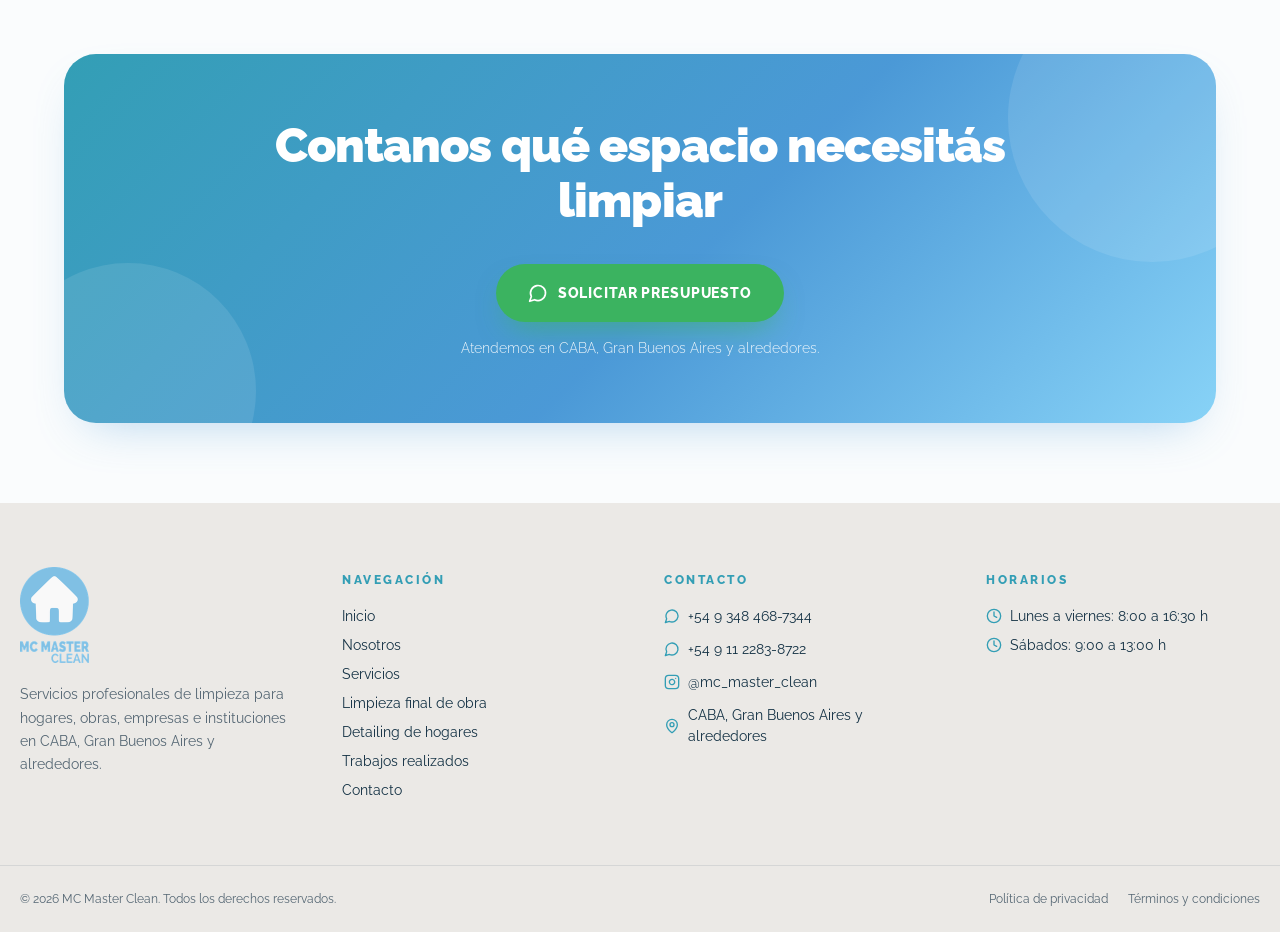
<file: nosotros.html>
<!doctype html>
<html lang="es-AR">
<head>
<meta charset="utf-8">
<script>document.documentElement.className+=" js"</script>
<meta name="viewport" content="width=device-width, initial-scale=1">
<title>Nosotros | Conocé MC Master Clean, empresa de limpieza en CABA y Gran Buenos Aires</title>
<meta name="description" content="Conocé MC Master Clean: soluciones de limpieza personalizadas para hogares, empresas, obras e instituciones en CABA, Gran Buenos Aires y alrededores.">
<meta name="author" content="MC Master Clean">
<meta property="og:site_name" content="MC Master Clean">
<meta property="og:locale" content="es_AR">
<meta property="og:type" content="website">
<meta property="og:title" content="Nosotros | Conocé MC Master Clean, empresa de limpieza en CABA y Gran Buenos Aires">
<meta property="og:description" content="Conocé MC Master Clean: soluciones de limpieza personalizadas para hogares, empresas, obras e instituciones en CABA, Gran Buenos Aires y alrededores.">
<meta property="og:url" content="https://mcmasterclean.net/nosotros">
<meta name="twitter:card" content="summary_large_image">
<meta name="twitter:title" content="Nosotros | Conocé MC Master Clean, empresa de limpieza en CABA y Gran Buenos Aires">
<meta name="twitter:description" content="Conocé MC Master Clean: soluciones de limpieza personalizadas para hogares, empresas, obras e instituciones en CABA, Gran Buenos Aires y alrededores.">
<meta name="theme-color" content="#7FBFE5">
<link rel="canonical" href="https://mcmasterclean.net/nosotros">
<link rel="icon" href="favicon.png" type="image/png">
<link rel="preconnect" href="https://fonts.googleapis.com">
<link rel="preconnect" href="https://fonts.gstatic.com" crossorigin>
<link rel="stylesheet" href="https://fonts.googleapis.com/css2?family=Raleway:wght@300;400;500;600;700;800;900&display=swap">
<link rel="stylesheet" href="estilos.css">
<!-- Analítica: pegá acá Google Tag Manager / GA4 / Meta Pixel. Los clics de WhatsApp envían "whatsapp_click" al dataLayer. -->
</head>
<body>
<header class="site-header" id="top">
  <div class="container header-bar">
    <a href="index.html" class="header-logo" aria-label="MC Master Clean - Inicio"><img src="img/logo-mc.png" alt="Logo MC Master Clean" width="46" height="64"></a>
    <nav class="main-nav" aria-label="Principal">
        <a href="index.html" class="">Inicio</a>
        <a href="nosotros.html" class=" active" aria-current="page">Nosotros</a>
        <a href="servicios.html" class="">Servicios</a>
        <a href="trabajos.html" class="">Trabajos realizados</a>
        <a href="contacto.html" class="">Contacto</a>
    </nav>
    <div class="header-actions">
      <a href="https://wa.me/5493484687344?text=Hola%2C%20MC%20Master%20Clean.%20Estuve%20viendo%20su%20p%C3%A1gina%20web%20y%20quisiera%20solicitar%20un%20presupuesto%20de%20limpieza." target="_blank" rel="noopener noreferrer" class="btn btn-whatsapp" data-track="header"><svg class="icon" aria-hidden="true" xmlns="http://www.w3.org/2000/svg" viewBox="0 0 24 24" fill="none" stroke="currentColor" stroke-width="2" stroke-linecap="round" stroke-linejoin="round" > <path d="M7.9 20A9 9 0 1 0 4 16.1L2 22Z" /> </svg>Cotizar por WhatsApp</a>
      <button class="menu-toggle" type="button" aria-label="Abrir menú" aria-expanded="false" aria-controls="mobile-nav"><svg class="icon i-open" aria-hidden="true" xmlns="http://www.w3.org/2000/svg" viewBox="0 0 24 24" fill="none" stroke="currentColor" stroke-width="2" stroke-linecap="round" stroke-linejoin="round" > <line x1="4" x2="20" y1="12" y2="12" /> <line x1="4" x2="20" y1="6" y2="6" /> <line x1="4" x2="20" y1="18" y2="18" /> </svg><svg class="icon i-close" aria-hidden="true" xmlns="http://www.w3.org/2000/svg" viewBox="0 0 24 24" fill="none" stroke="currentColor" stroke-width="2" stroke-linecap="round" stroke-linejoin="round" > <path d="M18 6 6 18" /> <path d="m6 6 12 12" /> </svg></button>
    </div>
  </div>
  <nav class="mobile-nav" id="mobile-nav" aria-label="Móvil">
        <a href="index.html" class="nav-link">Inicio</a>
        <a href="nosotros.html" class="nav-link active" aria-current="page">Nosotros</a>
        <a href="servicios.html" class="nav-link">Servicios</a>
        <a href="trabajos.html" class="nav-link">Trabajos realizados</a>
        <a href="contacto.html" class="nav-link">Contacto</a>
    <a href="https://wa.me/5493484687344?text=Hola%2C%20MC%20Master%20Clean.%20Estuve%20viendo%20su%20p%C3%A1gina%20web%20y%20quisiera%20solicitar%20un%20presupuesto%20de%20limpieza." target="_blank" rel="noopener noreferrer" class="btn btn-whatsapp" data-track="mobile_menu"><svg class="icon" aria-hidden="true" xmlns="http://www.w3.org/2000/svg" viewBox="0 0 24 24" fill="none" stroke="currentColor" stroke-width="2" stroke-linecap="round" stroke-linejoin="round" > <path d="M7.9 20A9 9 0 1 0 4 16.1L2 22Z" /> </svg>Cotizar por WhatsApp</a>
  </nav>
</header>
<main>

<section class="page-hero split-hero has-bg">
  <img class="ph-bg" src="img/m/t/equipo-quincho-800.jpg" srcset="img/m/t/equipo-quincho-400.jpg 400w, img/m/t/equipo-quincho-800.jpg 800w, img/m/equipo-quincho.jpg 1200w" sizes="60vw" alt="" width="1200" height="1500" style="object-position:center 80%;transform:scaleX(-1)"><div class="ph-veil" aria-hidden="true"></div>
  <div class="container ph-grid">
    <div class="content">
      <span class="eyebrow">Nosotros</span>
      <h1>Conocé MC Master Clean</h1>
      <p class="lead">En MC Master Clean ofrecemos soluciones de limpieza adaptadas a las necesidades de hogares, empresas, obras e instituciones.</p>
      
    </div>
    <figure class="ph-media"><img src="img/m/t/equipo-uniforme-800.jpg" srcset="img/m/t/equipo-uniforme-400.jpg 400w, img/m/t/equipo-uniforme-800.jpg 800w, img/m/equipo-uniforme.jpg 1200w" sizes="(min-width: 1024px) 34vw, (min-width: 640px) 50vw, 92vw" alt="El equipo de MC Master Clean con su uniforme" width="1200" height="1500" style="object-position:center 35%"></figure>
  </div>
</section>

<section class="section">
  <div class="inner split">
    <img src="img/m/t/zocalo-obra-800.jpg" srcset="img/m/t/zocalo-obra-400.jpg 400w, img/m/t/zocalo-obra-800.jpg 800w, img/m/zocalo-obra.jpg 1200w" sizes="(min-width: 1024px) 34vw, (min-width: 640px) 50vw, 92vw" alt="Operario de MC Master Clean limpiando zócalos en una obra" loading="lazy" width="1086" height="1448" class="photo" style="object-position:center 40%">
    <div>
      <span class="eyebrow">La empresa</span>
      <h2 class="h2">Un buen servicio empieza por entender a cada cliente</h2>
      <p class="lead">Entendemos que cada espacio es diferente y que un buen servicio comienza por comprender las necesidades de cada cliente.</p>
      <p class="lead">Trabajamos con una propuesta orientada a la atención personalizada y al cuidado de cada proyecto.</p>
    </div>
  </div>
</section>

<section class="section bg-mint">
  <div class="inner inner-4xl center">
    <span class="eyebrow">Filosofía de trabajo</span>
    <h2 class="h2">Nos ocupamos de la limpieza para que vos puedas dedicarte a lo importante.</h2>
    <p class="lead">Escuchamos, evaluamos cada espacio y proponemos una solución a medida. Sin servicios de más, con foco en el resultado.</p>
  </div>
</section>

<section class="section">
  <div class="inner">
      <div class="section-title">
        <span class="eyebrow">Lo que nos define</span>
        <h2 class="h2">Nuestros valores</h2>
        
      </div>
    <div class="grid cols-4">
      <div class="card"><svg class="icon icon-lg" aria-hidden="true" xmlns="http://www.w3.org/2000/svg" viewBox="0 0 24 24" fill="none" stroke="currentColor" stroke-width="2" stroke-linecap="round" stroke-linejoin="round" > <path d="M2.062 12.348a1 1 0 0 1 0-.696 10.75 10.75 0 0 1 19.876 0 1 1 0 0 1 0 .696 10.75 10.75 0 0 1-19.876 0" /> <circle cx="12" cy="12" r="3" /> </svg><h3>Atención al detalle</h3><p>Cuidamos lo que se ve y también lo que no.</p></div>
      <div class="card"><svg class="icon icon-lg" aria-hidden="true" xmlns="http://www.w3.org/2000/svg" viewBox="0 0 24 24" fill="none" stroke="currentColor" stroke-width="2" stroke-linecap="round" stroke-linejoin="round" > <path d="M19 14c1.49-1.46 3-3.21 3-5.5A5.5 5.5 0 0 0 16.5 3c-1.76 0-3 .5-4.5 2-1.5-1.5-2.74-2-4.5-2A5.5 5.5 0 0 0 2 8.5c0 2.3 1.5 4.05 3 5.5l7 7Z" /> <path d="M12 5 9.04 7.96a2.17 2.17 0 0 0 0 3.08c.82.82 2.13.85 3 .07l2.07-1.9a2.82 2.82 0 0 1 3.79 0l2.96 2.66" /> <path d="m18 15-2-2" /> <path d="m15 18-2-2" /> </svg><h3>Atención personalizada</h3><p>Escuchamos antes de proponer.</p></div>
      <div class="card"><svg class="icon icon-lg" aria-hidden="true" xmlns="http://www.w3.org/2000/svg" viewBox="0 0 24 24" fill="none" stroke="currentColor" stroke-width="2" stroke-linecap="round" stroke-linejoin="round" > <path d="M20 13c0 5-3.5 7.5-7.66 8.95a1 1 0 0 1-.67-.01C7.5 20.5 4 18 4 13V6a1 1 0 0 1 1-1c2 0 4.5-1.2 6.24-2.72a1.17 1.17 0 0 1 1.52 0C14.51 3.81 17 5 19 5a1 1 0 0 1 1 1z" /> <path d="m9 12 2 2 4-4" /> </svg><h3>Compromiso</h3><p>Cumplimos lo que acordamos.</p></div>
      <div class="card"><svg class="icon icon-lg" aria-hidden="true" xmlns="http://www.w3.org/2000/svg" viewBox="0 0 24 24" fill="none" stroke="currentColor" stroke-width="2" stroke-linecap="round" stroke-linejoin="round" > <path d="M9.937 15.5A2 2 0 0 0 8.5 14.063l-6.135-1.582a.5.5 0 0 1 0-.962L8.5 9.936A2 2 0 0 0 9.937 8.5l1.582-6.135a.5.5 0 0 1 .963 0L14.063 8.5A2 2 0 0 0 15.5 9.937l6.135 1.581a.5.5 0 0 1 0 .964L15.5 14.063a2 2 0 0 0-1.437 1.437l-1.582 6.135a.5.5 0 0 1-.963 0z" /> <path d="M20 3v4" /> <path d="M22 5h-4" /> <path d="M4 17v2" /> <path d="M5 18H3" /> </svg><h3>Cuidado de cada proyecto</h3><p>Cada espacio se trata como propio.</p></div>
    </div>
  </div>
</section>

<section class="section bg-cream">
  <div class="inner">
      <div class="section-title">
        <span class="eyebrow">El equipo</span>
        <h2 class="h2">Las personas detrás de cada trabajo</h2>
        <p class="sub">Un equipo comprometido con cada proyecto, en cada rincón.</p>
      </div>
    <div class="grid cols-3s team">
      <figure><img src="img/m/t/pasillo-obra-equipo-800.jpg" srcset="img/m/t/pasillo-obra-equipo-400.jpg 400w, img/m/t/pasillo-obra-equipo-800.jpg 800w, img/m/pasillo-obra-equipo.jpg 1200w" sizes="(min-width: 1024px) 34vw, (min-width: 640px) 50vw, 92vw" alt="Dos integrantes del equipo limpiando un pasillo en obra" loading="lazy" width="1200" height="1500" style="object-position:center"><figcaption>En obra</figcaption></figure>
      <figure><img src="img/m/t/piso-limpieza-800.jpg" srcset="img/m/t/piso-limpieza-400.jpg 400w, img/m/t/piso-limpieza-800.jpg 800w, img/m/piso-limpieza.jpg 1200w" sizes="(min-width: 1024px) 34vw, (min-width: 640px) 50vw, 92vw" alt="Integrante del equipo limpiando un piso de madera" loading="lazy" width="1200" height="1500" style="object-position:center"><figcaption>En hogares</figcaption></figure>
      <figure><img src="img/m/t/lamparas-800.jpg" srcset="img/m/t/lamparas-400.jpg 400w, img/m/t/lamparas-800.jpg 800w, img/m/lamparas.jpg 1200w" sizes="(min-width: 1024px) 34vw, (min-width: 640px) 50vw, 92vw" alt="Integrante del equipo limpiando lámparas colgantes en una cocina" loading="lazy" width="1200" height="1500" style="object-position:center"><figcaption>En cada detalle</figcaption></figure>
    </div>
  </div>
</section>

<section class="cta">
  <div class="box">
    <div class="orb a" aria-hidden="true"></div>
    <div class="orb b" aria-hidden="true"></div>
    <h2>Contanos qué espacio necesitás limpiar</h2>
    
    <div class="actions"><a href="https://wa.me/5493484687344?text=Hola%2C%20MC%20Master%20Clean.%20Estuve%20viendo%20su%20p%C3%A1gina%20web%20y%20quisiera%20solicitar%20un%20presupuesto%20de%20limpieza." target="_blank" rel="noopener noreferrer" class="btn btn-whatsapp btn-lg" data-track="nosotros_cta_final"><svg class="icon" aria-hidden="true" xmlns="http://www.w3.org/2000/svg" viewBox="0 0 24 24" fill="none" stroke="currentColor" stroke-width="2" stroke-linecap="round" stroke-linejoin="round" > <path d="M7.9 20A9 9 0 1 0 4 16.1L2 22Z" /> </svg>Solicitar presupuesto</a></div>
    <p class="small">Atendemos en CABA, Gran Buenos Aires y alrededores.</p>
  </div>
</section>
</main>
<footer class="site-footer">
  <div class="container footer-grid">
    <div>
      <img src="img/logo-mc.png" alt="Logo MC Master Clean" width="80" height="112" loading="lazy" class="logo">
      <p class="about">Servicios profesionales de limpieza para hogares, obras, empresas e instituciones en CABA, Gran Buenos Aires y alrededores.</p>
    </div>
    <div>
      <h3 class="eyebrow">Navegación</h3>
      <ul>
        <li><a href="index.html">Inicio</a></li>
        <li><a href="nosotros.html">Nosotros</a></li>
        <li><a href="servicios.html">Servicios</a></li>
        <li><a href="limpieza-final-de-obra.html">Limpieza final de obra</a></li>
        <li><a href="detailing-de-hogares.html">Detailing de hogares</a></li>
        <li><a href="trabajos.html">Trabajos realizados</a></li>
        <li><a href="contacto.html">Contacto</a></li>
      </ul>
    </div>
    <div>
      <h3 class="eyebrow">Contacto</h3>
      <ul class="contact">
        <li class="row"><a href="https://wa.me/5493484687344?text=Hola%2C%20MC%20Master%20Clean.%20Estuve%20viendo%20su%20p%C3%A1gina%20web%20y%20quisiera%20solicitar%20un%20presupuesto%20de%20limpieza." target="_blank" rel="noopener noreferrer" data-track="footer_main"><svg class="icon" aria-hidden="true" xmlns="http://www.w3.org/2000/svg" viewBox="0 0 24 24" fill="none" stroke="currentColor" stroke-width="2" stroke-linecap="round" stroke-linejoin="round" > <path d="M7.9 20A9 9 0 1 0 4 16.1L2 22Z" /> </svg> +54 9 348 468-7344</a></li>
        <li class="row"><a href="https://wa.me/5491122838722?text=Hola%2C%20MC%20Master%20Clean.%20Estuve%20viendo%20su%20p%C3%A1gina%20web%20y%20quisiera%20solicitar%20un%20presupuesto%20de%20limpieza." target="_blank" rel="noopener noreferrer" data-track="footer_secondary"><svg class="icon" aria-hidden="true" xmlns="http://www.w3.org/2000/svg" viewBox="0 0 24 24" fill="none" stroke="currentColor" stroke-width="2" stroke-linecap="round" stroke-linejoin="round" > <path d="M7.9 20A9 9 0 1 0 4 16.1L2 22Z" /> </svg> +54 9 11 2283-8722</a></li>
        <li class="row"><a href="https://www.instagram.com/mc_master_clean" target="_blank" rel="noopener noreferrer"><svg class="icon" aria-hidden="true" xmlns="http://www.w3.org/2000/svg" viewBox="0 0 24 24" fill="none" stroke="currentColor" stroke-width="2" stroke-linecap="round" stroke-linejoin="round" > <rect width="20" height="20" x="2" y="2" rx="5" ry="5" /> <path d="M16 11.37A4 4 0 1 1 12.63 8 4 4 0 0 1 16 11.37z" /> <line x1="17.5" x2="17.51" y1="6.5" y2="6.5" /> </svg> @mc_master_clean</a></li>
        <li class="row"><svg class="icon" aria-hidden="true" xmlns="http://www.w3.org/2000/svg" viewBox="0 0 24 24" fill="none" stroke="currentColor" stroke-width="2" stroke-linecap="round" stroke-linejoin="round" > <path d="M20 10c0 4.993-5.539 10.193-7.399 11.799a1 1 0 0 1-1.202 0C9.539 20.193 4 14.993 4 10a8 8 0 0 1 16 0" /> <circle cx="12" cy="10" r="3" /> </svg> CABA, Gran Buenos Aires y alrededores</li>
      </ul>
    </div>
    <div>
      <h3 class="eyebrow">Horarios</h3>
      <ul>
        <li class="row top"><svg class="icon" aria-hidden="true" xmlns="http://www.w3.org/2000/svg" viewBox="0 0 24 24" fill="none" stroke="currentColor" stroke-width="2" stroke-linecap="round" stroke-linejoin="round" > <circle cx="12" cy="12" r="10" /> <polyline points="12 6 12 12 16 14" /> </svg> Lunes a viernes: 8:00 a 16:30 h</li>
        <li class="row top"><svg class="icon" aria-hidden="true" xmlns="http://www.w3.org/2000/svg" viewBox="0 0 24 24" fill="none" stroke="currentColor" stroke-width="2" stroke-linecap="round" stroke-linejoin="round" > <circle cx="12" cy="12" r="10" /> <polyline points="12 6 12 12 16 14" /> </svg> Sábados: 9:00 a 13:00 h</li>
      </ul>
    </div>
  </div>
  <div class="footer-bottom">
    <div class="container">
      <p>© <span data-year>2026</span> MC Master Clean. Todos los derechos reservados.</p>
      <div class="links"><a href="privacidad.html">Política de privacidad</a><a href="terminos.html">Términos y condiciones</a></div>
    </div>  </div>
</footer>
<a href="https://wa.me/5493484687344?text=Hola%2C%20MC%20Master%20Clean.%20Estuve%20viendo%20su%20p%C3%A1gina%20web%20y%20quisiera%20solicitar%20un%20presupuesto%20de%20limpieza." target="_blank" rel="noopener noreferrer" class="wa-float" aria-label="Cotizar por WhatsApp" data-track="floating_button"><span class="ping" aria-hidden="true"></span><svg class="icon" aria-hidden="true" xmlns="http://www.w3.org/2000/svg" viewBox="0 0 24 24" fill="none" stroke="currentColor" stroke-width="2" stroke-linecap="round" stroke-linejoin="round" > <path d="M7.9 20A9 9 0 1 0 4 16.1L2 22Z" /> </svg></a>
<script src="sitio.js"></script>
</body>
</html>
</file>
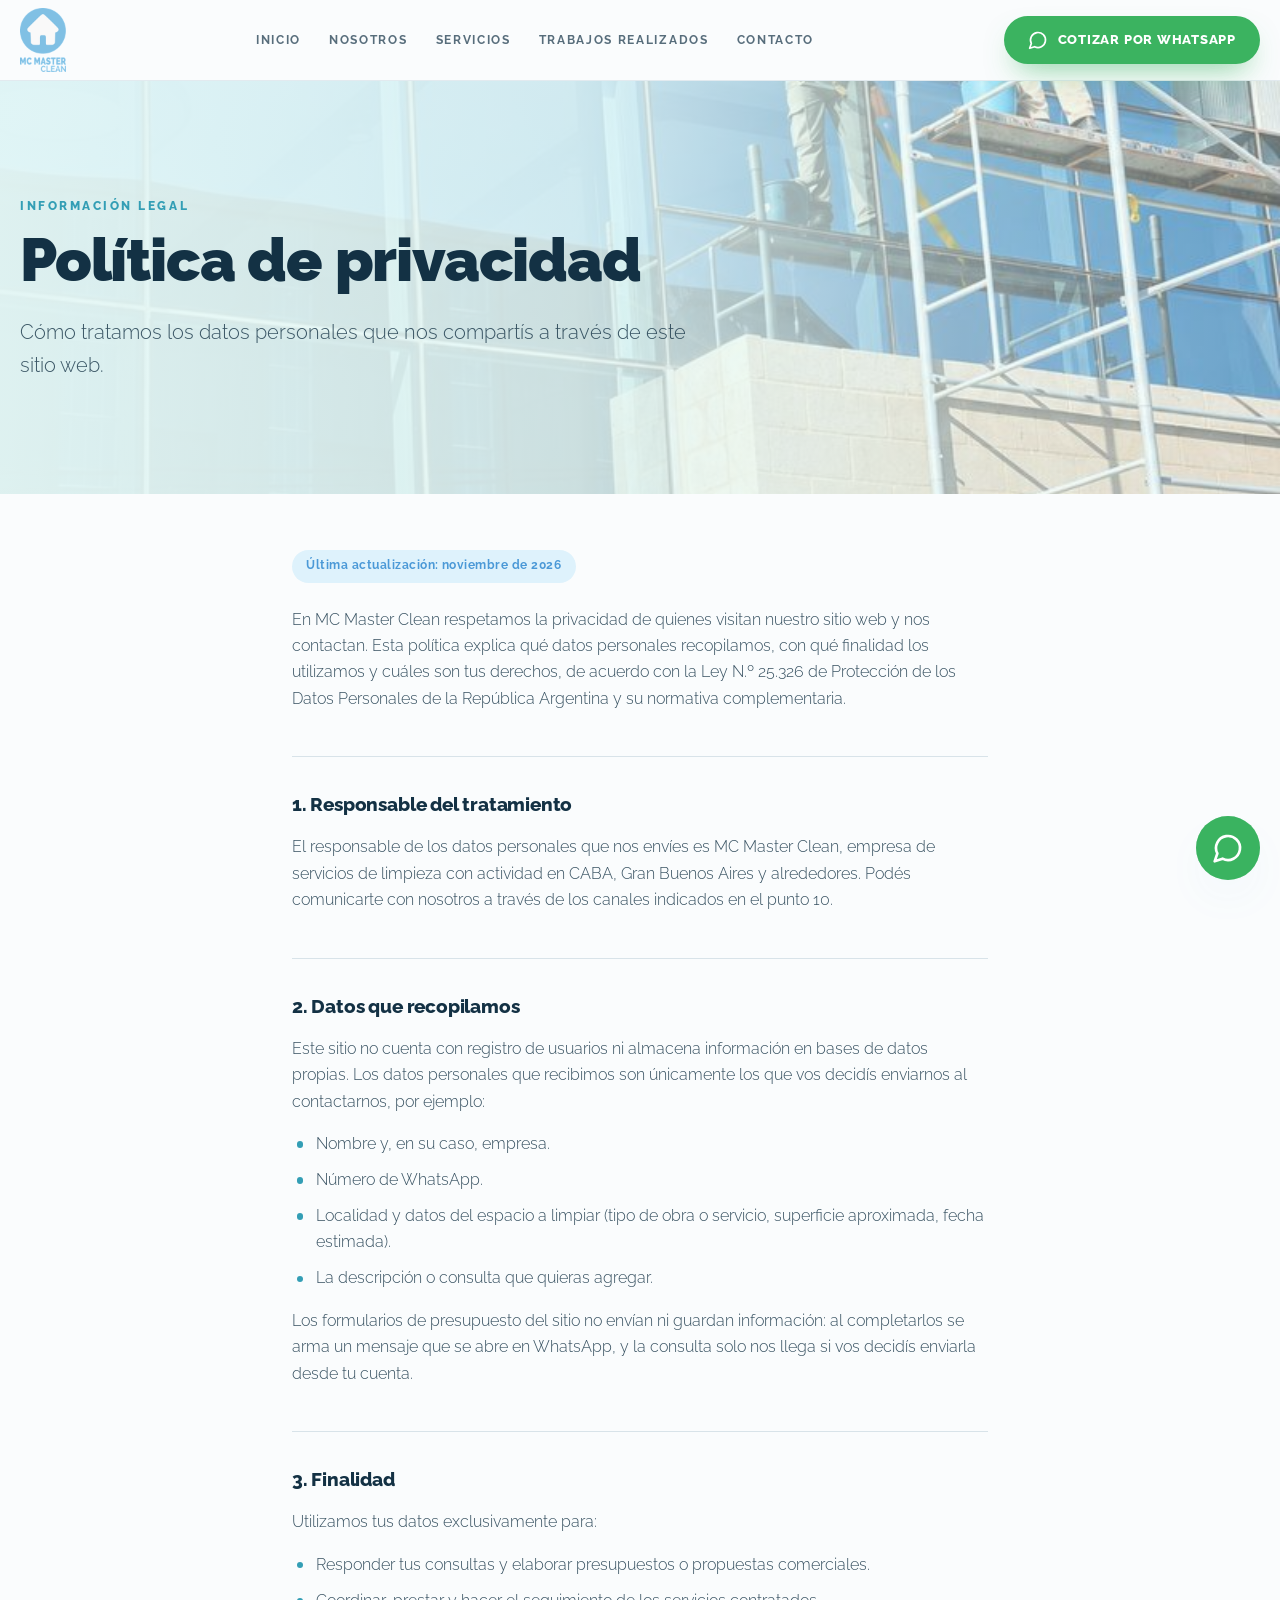
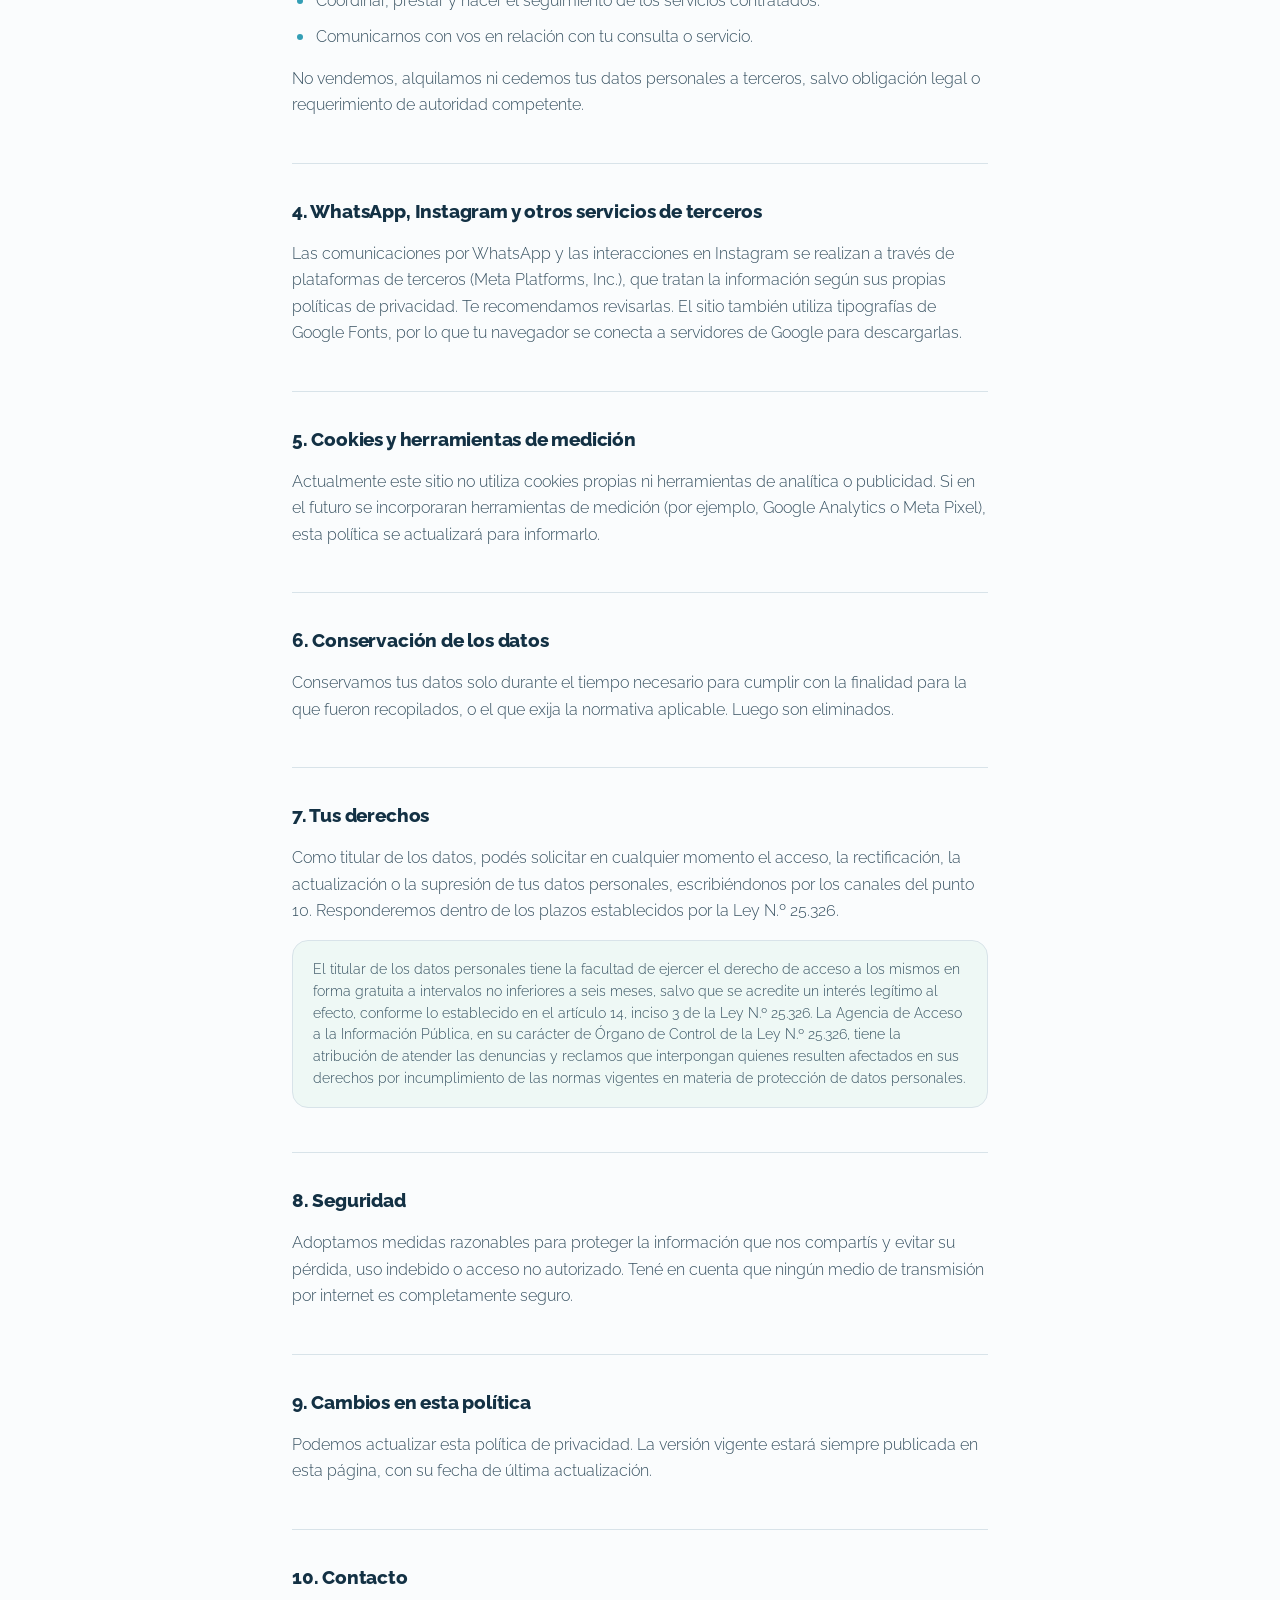
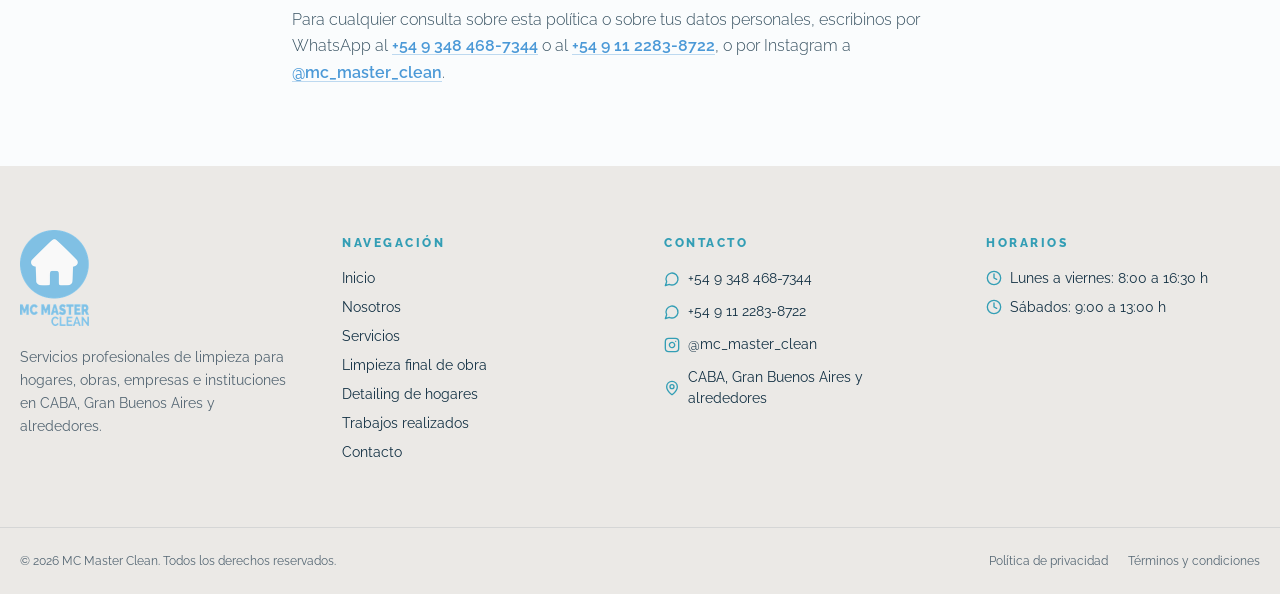
<file: privacidad.html>
<!doctype html>
<html lang="es-AR">
<head>
<meta charset="utf-8">
<script>document.documentElement.className+=" js"</script>
<meta name="viewport" content="width=device-width, initial-scale=1">
<title>Política de privacidad | MC Master Clean</title>
<meta name="description" content="Política de privacidad del sitio web de MC Master Clean.">
<meta name="author" content="MC Master Clean">
<meta property="og:site_name" content="MC Master Clean">
<meta property="og:locale" content="es_AR">
<meta property="og:type" content="website">
<meta property="og:title" content="Política de privacidad | MC Master Clean">
<meta property="og:description" content="Política de privacidad del sitio web de MC Master Clean.">
<meta property="og:url" content="https://mcmasterclean.net/privacidad">
<meta name="twitter:card" content="summary_large_image">
<meta name="twitter:title" content="Política de privacidad | MC Master Clean">
<meta name="twitter:description" content="Política de privacidad del sitio web de MC Master Clean.">
<meta name="theme-color" content="#7FBFE5">
<link rel="canonical" href="https://mcmasterclean.net/privacidad">
<link rel="icon" href="favicon.png" type="image/png">
<link rel="preconnect" href="https://fonts.googleapis.com">
<link rel="preconnect" href="https://fonts.gstatic.com" crossorigin>
<link rel="stylesheet" href="https://fonts.googleapis.com/css2?family=Raleway:wght@300;400;500;600;700;800;900&display=swap">
<link rel="stylesheet" href="estilos.css">
<!-- Analítica: pegá acá Google Tag Manager / GA4 / Meta Pixel. Los clics de WhatsApp envían "whatsapp_click" al dataLayer. -->
</head>
<body>
<header class="site-header" id="top">
  <div class="container header-bar">
    <a href="index.html" class="header-logo" aria-label="MC Master Clean - Inicio"><img src="img/logo-mc.png" alt="Logo MC Master Clean" width="46" height="64"></a>
    <nav class="main-nav" aria-label="Principal">
        <a href="index.html" class="">Inicio</a>
        <a href="nosotros.html" class="">Nosotros</a>
        <a href="servicios.html" class="">Servicios</a>
        <a href="trabajos.html" class="">Trabajos realizados</a>
        <a href="contacto.html" class="">Contacto</a>
    </nav>
    <div class="header-actions">
      <a href="https://wa.me/5493484687344?text=Hola%2C%20MC%20Master%20Clean.%20Estuve%20viendo%20su%20p%C3%A1gina%20web%20y%20quisiera%20solicitar%20un%20presupuesto%20de%20limpieza." target="_blank" rel="noopener noreferrer" class="btn btn-whatsapp" data-track="header"><svg class="icon" aria-hidden="true" xmlns="http://www.w3.org/2000/svg" viewBox="0 0 24 24" fill="none" stroke="currentColor" stroke-width="2" stroke-linecap="round" stroke-linejoin="round" > <path d="M7.9 20A9 9 0 1 0 4 16.1L2 22Z" /> </svg>Cotizar por WhatsApp</a>
      <button class="menu-toggle" type="button" aria-label="Abrir menú" aria-expanded="false" aria-controls="mobile-nav"><svg class="icon i-open" aria-hidden="true" xmlns="http://www.w3.org/2000/svg" viewBox="0 0 24 24" fill="none" stroke="currentColor" stroke-width="2" stroke-linecap="round" stroke-linejoin="round" > <line x1="4" x2="20" y1="12" y2="12" /> <line x1="4" x2="20" y1="6" y2="6" /> <line x1="4" x2="20" y1="18" y2="18" /> </svg><svg class="icon i-close" aria-hidden="true" xmlns="http://www.w3.org/2000/svg" viewBox="0 0 24 24" fill="none" stroke="currentColor" stroke-width="2" stroke-linecap="round" stroke-linejoin="round" > <path d="M18 6 6 18" /> <path d="m6 6 12 12" /> </svg></button>
    </div>
  </div>
  <nav class="mobile-nav" id="mobile-nav" aria-label="Móvil">
        <a href="index.html" class="nav-link">Inicio</a>
        <a href="nosotros.html" class="nav-link">Nosotros</a>
        <a href="servicios.html" class="nav-link">Servicios</a>
        <a href="trabajos.html" class="nav-link">Trabajos realizados</a>
        <a href="contacto.html" class="nav-link">Contacto</a>
    <a href="https://wa.me/5493484687344?text=Hola%2C%20MC%20Master%20Clean.%20Estuve%20viendo%20su%20p%C3%A1gina%20web%20y%20quisiera%20solicitar%20un%20presupuesto%20de%20limpieza." target="_blank" rel="noopener noreferrer" class="btn btn-whatsapp" data-track="mobile_menu"><svg class="icon" aria-hidden="true" xmlns="http://www.w3.org/2000/svg" viewBox="0 0 24 24" fill="none" stroke="currentColor" stroke-width="2" stroke-linecap="round" stroke-linejoin="round" > <path d="M7.9 20A9 9 0 1 0 4 16.1L2 22Z" /> </svg>Cotizar por WhatsApp</a>
  </nav>
</header>
<main>

<section class="page-hero has-bg">
  <img class="ph-bg" src="img/m/t/frente-vidriado-800.jpg" srcset="img/m/t/frente-vidriado-400.jpg 400w, img/m/t/frente-vidriado-800.jpg 800w, img/m/frente-vidriado.jpg 1200w" sizes="60vw" alt="" width="1200" height="1500" style="object-position:center"><div class="ph-veil" aria-hidden="true"></div>
  <div class="container">
    <div class="content">
      <span class="eyebrow">Información legal</span>
      <h1>Política de privacidad</h1>
      <p class="lead">Cómo tratamos los datos personales que nos compartís a través de este sitio web.</p>
      
    </div>
    
  </div>
</section>
<section class="legal">
  <p class="legal-date">Última actualización: noviembre de 2026</p>
  <p>En MC Master Clean respetamos la privacidad de quienes visitan nuestro sitio web y nos contactan. Esta política explica qué datos personales recopilamos, con qué finalidad los utilizamos y cuáles son tus derechos, de acuerdo con la Ley N.º 25.326 de Protección de los Datos Personales de la República Argentina y su normativa complementaria.</p>

  <h2>1. Responsable del tratamiento</h2>
  <p>El responsable de los datos personales que nos envíes es MC Master Clean, empresa de servicios de limpieza con actividad en CABA, Gran Buenos Aires y alrededores. Podés comunicarte con nosotros a través de los canales indicados en el punto 10.</p>

  <h2>2. Datos que recopilamos</h2>
  <p>Este sitio no cuenta con registro de usuarios ni almacena información en bases de datos propias. Los datos personales que recibimos son únicamente los que vos decidís enviarnos al contactarnos, por ejemplo:</p>
  <ul>
    <li>Nombre y, en su caso, empresa.</li>
    <li>Número de WhatsApp.</li>
    <li>Localidad y datos del espacio a limpiar (tipo de obra o servicio, superficie aproximada, fecha estimada).</li>
    <li>La descripción o consulta que quieras agregar.</li>
  </ul>
  <p>Los formularios de presupuesto del sitio no envían ni guardan información: al completarlos se arma un mensaje que se abre en WhatsApp, y la consulta solo nos llega si vos decidís enviarla desde tu cuenta.</p>

  <h2>3. Finalidad</h2>
  <p>Utilizamos tus datos exclusivamente para:</p>
  <ul>
    <li>Responder tus consultas y elaborar presupuestos o propuestas comerciales.</li>
    <li>Coordinar, prestar y hacer el seguimiento de los servicios contratados.</li>
    <li>Comunicarnos con vos en relación con tu consulta o servicio.</li>
  </ul>
  <p>No vendemos, alquilamos ni cedemos tus datos personales a terceros, salvo obligación legal o requerimiento de autoridad competente.</p>

  <h2>4. WhatsApp, Instagram y otros servicios de terceros</h2>
  <p>Las comunicaciones por WhatsApp y las interacciones en Instagram se realizan a través de plataformas de terceros (Meta Platforms, Inc.), que tratan la información según sus propias políticas de privacidad. Te recomendamos revisarlas. El sitio también utiliza tipografías de Google Fonts, por lo que tu navegador se conecta a servidores de Google para descargarlas.</p>

  <h2>5. Cookies y herramientas de medición</h2>
  <p>Actualmente este sitio no utiliza cookies propias ni herramientas de analítica o publicidad. Si en el futuro se incorporaran herramientas de medición (por ejemplo, Google Analytics o Meta Pixel), esta política se actualizará para informarlo.</p>

  <h2>6. Conservación de los datos</h2>
  <p>Conservamos tus datos solo durante el tiempo necesario para cumplir con la finalidad para la que fueron recopilados, o el que exija la normativa aplicable. Luego son eliminados.</p>

  <h2>7. Tus derechos</h2>
  <p>Como titular de los datos, podés solicitar en cualquier momento el acceso, la rectificación, la actualización o la supresión de tus datos personales, escribiéndonos por los canales del punto 10. Responderemos dentro de los plazos establecidos por la Ley N.º 25.326.</p>
  <p class="legal-note">El titular de los datos personales tiene la facultad de ejercer el derecho de acceso a los mismos en forma gratuita a intervalos no inferiores a seis meses, salvo que se acredite un interés legítimo al efecto, conforme lo establecido en el artículo 14, inciso 3 de la Ley N.º 25.326. La Agencia de Acceso a la Información Pública, en su carácter de Órgano de Control de la Ley N.º 25.326, tiene la atribución de atender las denuncias y reclamos que interpongan quienes resulten afectados en sus derechos por incumplimiento de las normas vigentes en materia de protección de datos personales.</p>

  <h2>8. Seguridad</h2>
  <p>Adoptamos medidas razonables para proteger la información que nos compartís y evitar su pérdida, uso indebido o acceso no autorizado. Tené en cuenta que ningún medio de transmisión por internet es completamente seguro.</p>

  <h2>9. Cambios en esta política</h2>
  <p>Podemos actualizar esta política de privacidad. La versión vigente estará siempre publicada en esta página, con su fecha de última actualización.</p>

  <h2>10. Contacto</h2>
  <p>Para cualquier consulta sobre esta política o sobre tus datos personales, escribinos por WhatsApp al <a href="https://wa.me/5493484687344?text=Hola%2C%20MC%20Master%20Clean.%20Les%20escribo%20por%20una%20consulta%20sobre%20mis%20datos%20personales." target="_blank" rel="noopener noreferrer">+54 9 348 468-7344</a> o al <a href="https://wa.me/5491122838722?text=Hola%2C%20MC%20Master%20Clean.%20Les%20escribo%20por%20una%20consulta%20sobre%20mis%20datos%20personales." target="_blank" rel="noopener noreferrer">+54 9 11 2283-8722</a>, o por Instagram a <a href="https://www.instagram.com/mc_master_clean" target="_blank" rel="noopener noreferrer">@mc_master_clean</a>.</p>
</section>
</main>
<footer class="site-footer">
  <div class="container footer-grid">
    <div>
      <img src="img/logo-mc.png" alt="Logo MC Master Clean" width="80" height="112" loading="lazy" class="logo">
      <p class="about">Servicios profesionales de limpieza para hogares, obras, empresas e instituciones en CABA, Gran Buenos Aires y alrededores.</p>
    </div>
    <div>
      <h3 class="eyebrow">Navegación</h3>
      <ul>
        <li><a href="index.html">Inicio</a></li>
        <li><a href="nosotros.html">Nosotros</a></li>
        <li><a href="servicios.html">Servicios</a></li>
        <li><a href="limpieza-final-de-obra.html">Limpieza final de obra</a></li>
        <li><a href="detailing-de-hogares.html">Detailing de hogares</a></li>
        <li><a href="trabajos.html">Trabajos realizados</a></li>
        <li><a href="contacto.html">Contacto</a></li>
      </ul>
    </div>
    <div>
      <h3 class="eyebrow">Contacto</h3>
      <ul class="contact">
        <li class="row"><a href="https://wa.me/5493484687344?text=Hola%2C%20MC%20Master%20Clean.%20Estuve%20viendo%20su%20p%C3%A1gina%20web%20y%20quisiera%20solicitar%20un%20presupuesto%20de%20limpieza." target="_blank" rel="noopener noreferrer" data-track="footer_main"><svg class="icon" aria-hidden="true" xmlns="http://www.w3.org/2000/svg" viewBox="0 0 24 24" fill="none" stroke="currentColor" stroke-width="2" stroke-linecap="round" stroke-linejoin="round" > <path d="M7.9 20A9 9 0 1 0 4 16.1L2 22Z" /> </svg> +54 9 348 468-7344</a></li>
        <li class="row"><a href="https://wa.me/5491122838722?text=Hola%2C%20MC%20Master%20Clean.%20Estuve%20viendo%20su%20p%C3%A1gina%20web%20y%20quisiera%20solicitar%20un%20presupuesto%20de%20limpieza." target="_blank" rel="noopener noreferrer" data-track="footer_secondary"><svg class="icon" aria-hidden="true" xmlns="http://www.w3.org/2000/svg" viewBox="0 0 24 24" fill="none" stroke="currentColor" stroke-width="2" stroke-linecap="round" stroke-linejoin="round" > <path d="M7.9 20A9 9 0 1 0 4 16.1L2 22Z" /> </svg> +54 9 11 2283-8722</a></li>
        <li class="row"><a href="https://www.instagram.com/mc_master_clean" target="_blank" rel="noopener noreferrer"><svg class="icon" aria-hidden="true" xmlns="http://www.w3.org/2000/svg" viewBox="0 0 24 24" fill="none" stroke="currentColor" stroke-width="2" stroke-linecap="round" stroke-linejoin="round" > <rect width="20" height="20" x="2" y="2" rx="5" ry="5" /> <path d="M16 11.37A4 4 0 1 1 12.63 8 4 4 0 0 1 16 11.37z" /> <line x1="17.5" x2="17.51" y1="6.5" y2="6.5" /> </svg> @mc_master_clean</a></li>
        <li class="row"><svg class="icon" aria-hidden="true" xmlns="http://www.w3.org/2000/svg" viewBox="0 0 24 24" fill="none" stroke="currentColor" stroke-width="2" stroke-linecap="round" stroke-linejoin="round" > <path d="M20 10c0 4.993-5.539 10.193-7.399 11.799a1 1 0 0 1-1.202 0C9.539 20.193 4 14.993 4 10a8 8 0 0 1 16 0" /> <circle cx="12" cy="10" r="3" /> </svg> CABA, Gran Buenos Aires y alrededores</li>
      </ul>
    </div>
    <div>
      <h3 class="eyebrow">Horarios</h3>
      <ul>
        <li class="row top"><svg class="icon" aria-hidden="true" xmlns="http://www.w3.org/2000/svg" viewBox="0 0 24 24" fill="none" stroke="currentColor" stroke-width="2" stroke-linecap="round" stroke-linejoin="round" > <circle cx="12" cy="12" r="10" /> <polyline points="12 6 12 12 16 14" /> </svg> Lunes a viernes: 8:00 a 16:30 h</li>
        <li class="row top"><svg class="icon" aria-hidden="true" xmlns="http://www.w3.org/2000/svg" viewBox="0 0 24 24" fill="none" stroke="currentColor" stroke-width="2" stroke-linecap="round" stroke-linejoin="round" > <circle cx="12" cy="12" r="10" /> <polyline points="12 6 12 12 16 14" /> </svg> Sábados: 9:00 a 13:00 h</li>
      </ul>
    </div>
  </div>
  <div class="footer-bottom">
    <div class="container">
      <p>© <span data-year>2026</span> MC Master Clean. Todos los derechos reservados.</p>
      <div class="links"><a href="privacidad.html">Política de privacidad</a><a href="terminos.html">Términos y condiciones</a></div>
    </div>  </div>
</footer>
<a href="https://wa.me/5493484687344?text=Hola%2C%20MC%20Master%20Clean.%20Estuve%20viendo%20su%20p%C3%A1gina%20web%20y%20quisiera%20solicitar%20un%20presupuesto%20de%20limpieza." target="_blank" rel="noopener noreferrer" class="wa-float" aria-label="Cotizar por WhatsApp" data-track="floating_button"><span class="ping" aria-hidden="true"></span><svg class="icon" aria-hidden="true" xmlns="http://www.w3.org/2000/svg" viewBox="0 0 24 24" fill="none" stroke="currentColor" stroke-width="2" stroke-linecap="round" stroke-linejoin="round" > <path d="M7.9 20A9 9 0 1 0 4 16.1L2 22Z" /> </svg></a>
<script src="sitio.js"></script>
</body>
</html>
</file>
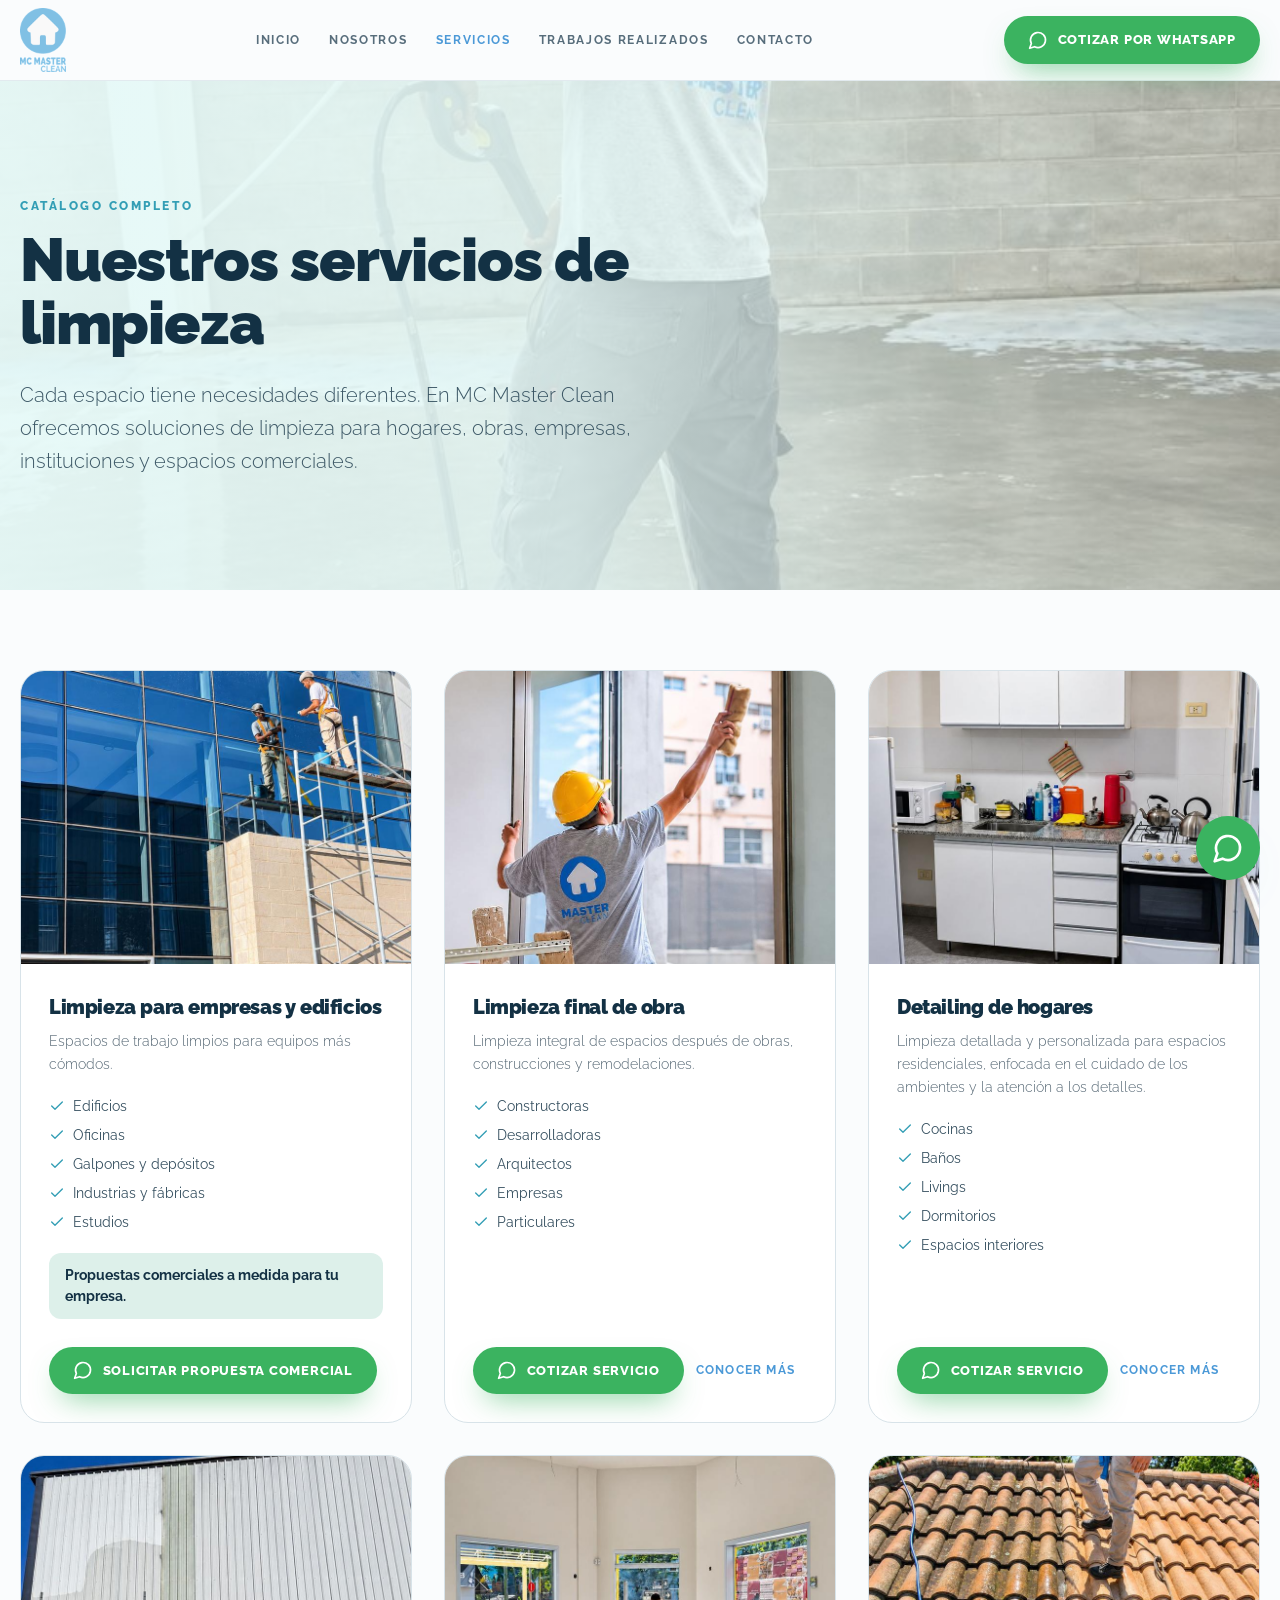
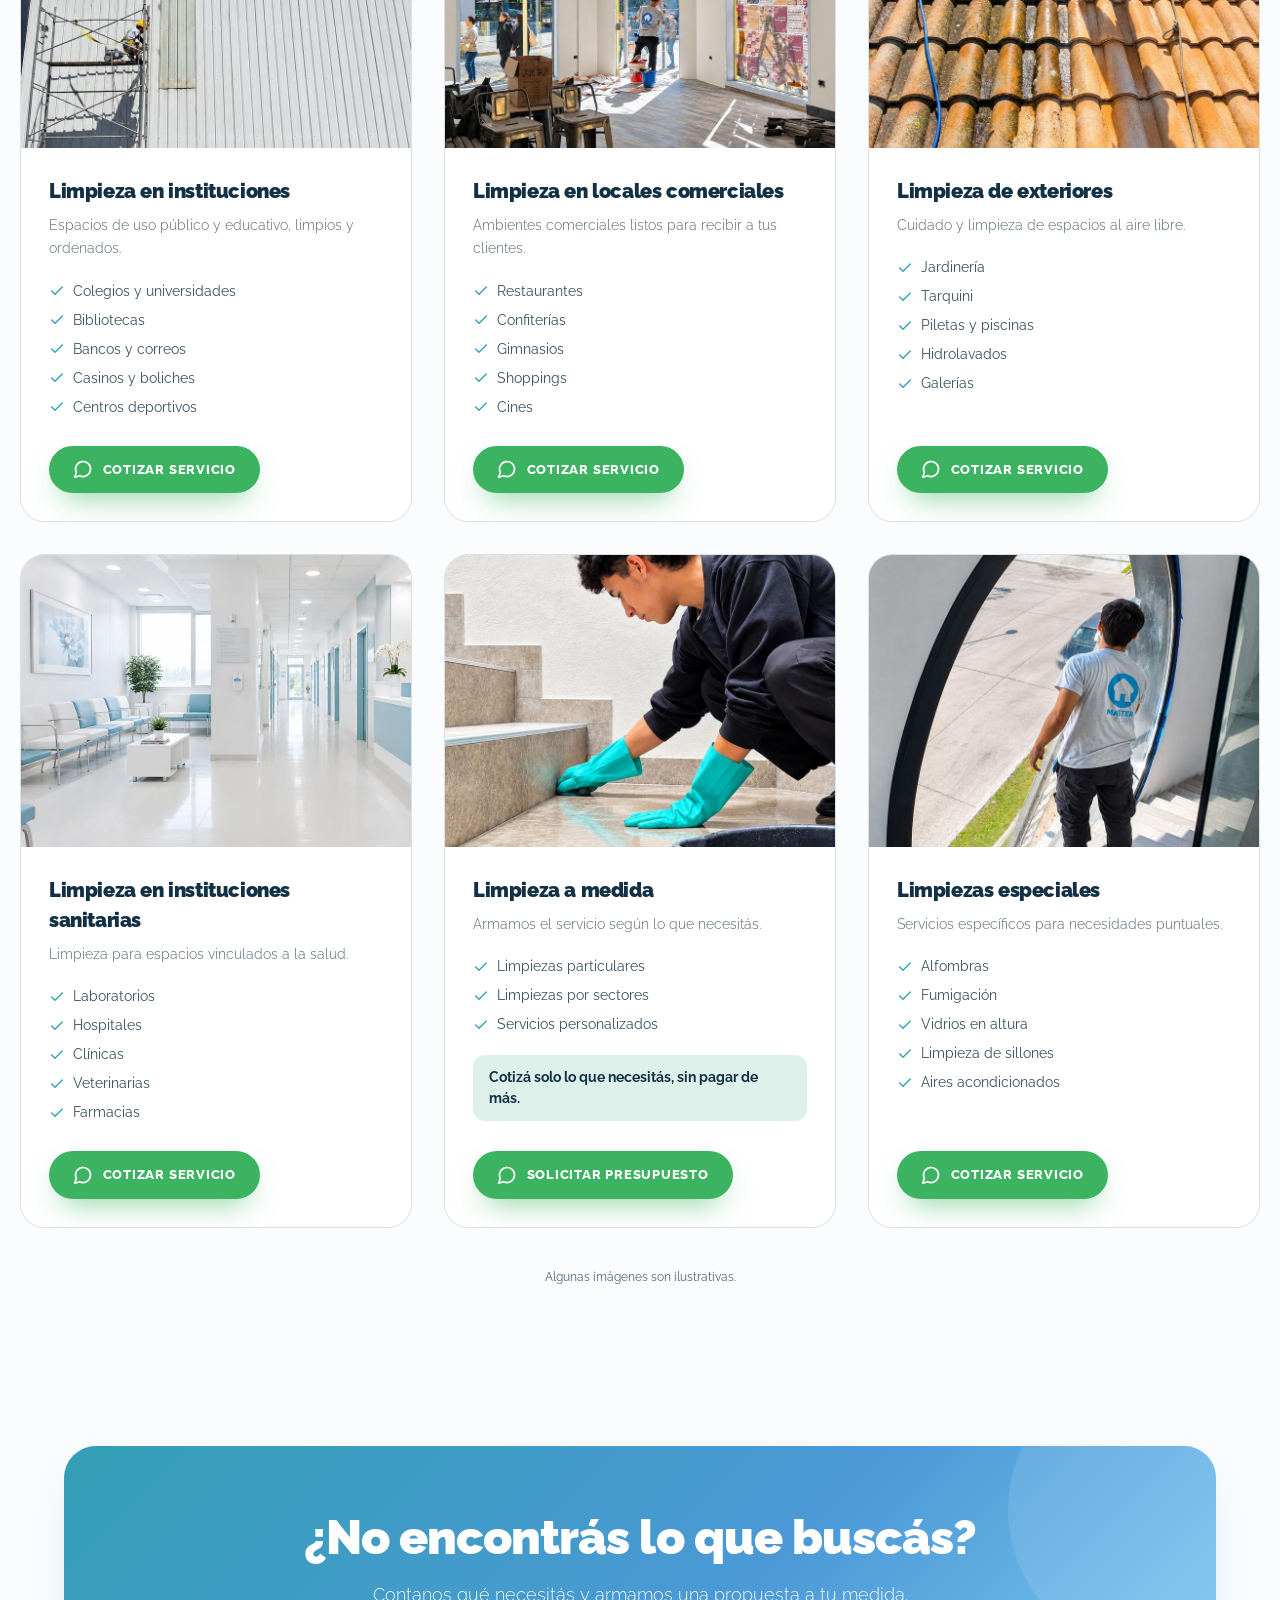
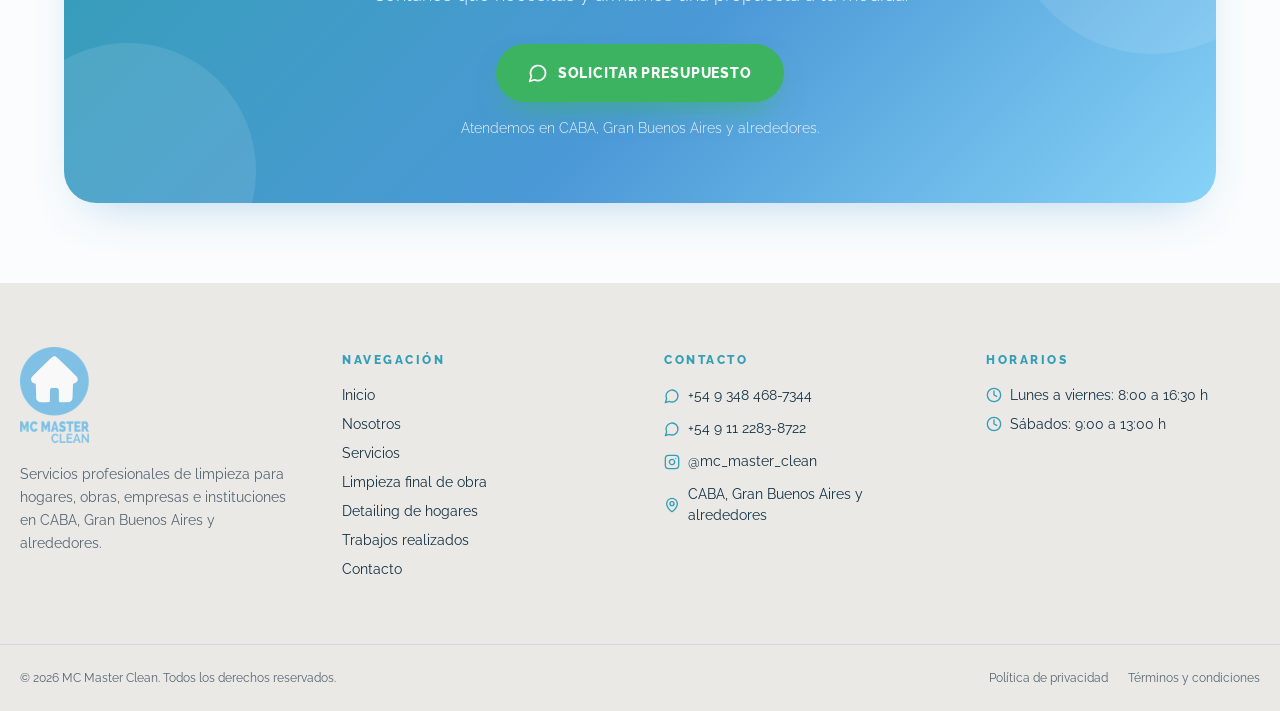
<file: servicios.html>
<!doctype html>
<html lang="es-AR">
<head>
<meta charset="utf-8">
<script>document.documentElement.className+=" js"</script>
<meta name="viewport" content="width=device-width, initial-scale=1">
<title>Servicios de limpieza en CABA, Gran Buenos Aires y alrededores | MC Master Clean</title>
<meta name="description" content="Limpieza final de obra, detailing de hogares, exteriores, empresas, oficinas, locales comerciales, instituciones y limpiezas especiales en CABA, Gran Buenos Aires y alrededores.">
<meta name="author" content="MC Master Clean">
<meta property="og:site_name" content="MC Master Clean">
<meta property="og:locale" content="es_AR">
<meta property="og:type" content="website">
<meta property="og:title" content="Servicios de limpieza en CABA, Gran Buenos Aires y alrededores | MC Master Clean">
<meta property="og:description" content="Limpieza final de obra, detailing de hogares, exteriores, empresas, oficinas, locales comerciales, instituciones y limpiezas especiales en CABA, Gran Buenos Aires y alrededores.">
<meta property="og:url" content="https://mcmasterclean.net/servicios">
<meta name="twitter:card" content="summary_large_image">
<meta name="twitter:title" content="Servicios de limpieza en CABA, Gran Buenos Aires y alrededores | MC Master Clean">
<meta name="twitter:description" content="Limpieza final de obra, detailing de hogares, exteriores, empresas, oficinas, locales comerciales, instituciones y limpiezas especiales en CABA, Gran Buenos Aires y alrededores.">
<meta name="theme-color" content="#7FBFE5">
<link rel="canonical" href="https://mcmasterclean.net/servicios">
<link rel="icon" href="favicon.png" type="image/png">
<link rel="preconnect" href="https://fonts.googleapis.com">
<link rel="preconnect" href="https://fonts.gstatic.com" crossorigin>
<link rel="stylesheet" href="https://fonts.googleapis.com/css2?family=Raleway:wght@300;400;500;600;700;800;900&display=swap">
<link rel="stylesheet" href="estilos.css">
<!-- Analítica: pegá acá Google Tag Manager / GA4 / Meta Pixel. Los clics de WhatsApp envían "whatsapp_click" al dataLayer. -->
</head>
<body>
<header class="site-header" id="top">
  <div class="container header-bar">
    <a href="index.html" class="header-logo" aria-label="MC Master Clean - Inicio"><img src="img/logo-mc.png" alt="Logo MC Master Clean" width="46" height="64"></a>
    <nav class="main-nav" aria-label="Principal">
        <a href="index.html" class="">Inicio</a>
        <a href="nosotros.html" class="">Nosotros</a>
        <a href="servicios.html" class=" active" aria-current="page">Servicios</a>
        <a href="trabajos.html" class="">Trabajos realizados</a>
        <a href="contacto.html" class="">Contacto</a>
    </nav>
    <div class="header-actions">
      <a href="https://wa.me/5493484687344?text=Hola%2C%20MC%20Master%20Clean.%20Estuve%20viendo%20su%20p%C3%A1gina%20web%20y%20quisiera%20solicitar%20un%20presupuesto%20de%20limpieza." target="_blank" rel="noopener noreferrer" class="btn btn-whatsapp" data-track="header"><svg class="icon" aria-hidden="true" xmlns="http://www.w3.org/2000/svg" viewBox="0 0 24 24" fill="none" stroke="currentColor" stroke-width="2" stroke-linecap="round" stroke-linejoin="round" > <path d="M7.9 20A9 9 0 1 0 4 16.1L2 22Z" /> </svg>Cotizar por WhatsApp</a>
      <button class="menu-toggle" type="button" aria-label="Abrir menú" aria-expanded="false" aria-controls="mobile-nav"><svg class="icon i-open" aria-hidden="true" xmlns="http://www.w3.org/2000/svg" viewBox="0 0 24 24" fill="none" stroke="currentColor" stroke-width="2" stroke-linecap="round" stroke-linejoin="round" > <line x1="4" x2="20" y1="12" y2="12" /> <line x1="4" x2="20" y1="6" y2="6" /> <line x1="4" x2="20" y1="18" y2="18" /> </svg><svg class="icon i-close" aria-hidden="true" xmlns="http://www.w3.org/2000/svg" viewBox="0 0 24 24" fill="none" stroke="currentColor" stroke-width="2" stroke-linecap="round" stroke-linejoin="round" > <path d="M18 6 6 18" /> <path d="m6 6 12 12" /> </svg></button>
    </div>
  </div>
  <nav class="mobile-nav" id="mobile-nav" aria-label="Móvil">
        <a href="index.html" class="nav-link">Inicio</a>
        <a href="nosotros.html" class="nav-link">Nosotros</a>
        <a href="servicios.html" class="nav-link active" aria-current="page">Servicios</a>
        <a href="trabajos.html" class="nav-link">Trabajos realizados</a>
        <a href="contacto.html" class="nav-link">Contacto</a>
    <a href="https://wa.me/5493484687344?text=Hola%2C%20MC%20Master%20Clean.%20Estuve%20viendo%20su%20p%C3%A1gina%20web%20y%20quisiera%20solicitar%20un%20presupuesto%20de%20limpieza." target="_blank" rel="noopener noreferrer" class="btn btn-whatsapp" data-track="mobile_menu"><svg class="icon" aria-hidden="true" xmlns="http://www.w3.org/2000/svg" viewBox="0 0 24 24" fill="none" stroke="currentColor" stroke-width="2" stroke-linecap="round" stroke-linejoin="round" > <path d="M7.9 20A9 9 0 1 0 4 16.1L2 22Z" /> </svg>Cotizar por WhatsApp</a>
  </nav>
</header>
<main>

<section class="page-hero has-bg">
  <img class="ph-bg" src="img/m/t/galpon-hidrolavado-800.jpg" srcset="img/m/t/galpon-hidrolavado-400.jpg 400w, img/m/t/galpon-hidrolavado-800.jpg 800w, img/m/galpon-hidrolavado.jpg 1200w" sizes="60vw" alt="" width="1200" height="1500" style="object-position:center 60%"><div class="ph-veil" aria-hidden="true"></div>
  <div class="container">
    <div class="content">
      <span class="eyebrow">Catálogo completo</span>
      <h1>Nuestros servicios de limpieza</h1>
      <p class="lead">Cada espacio tiene necesidades diferentes. En MC Master Clean ofrecemos soluciones de limpieza para hogares, obras, empresas, instituciones y espacios comerciales.</p>
      
    </div>
    
  </div>
</section>

<section class="section" style="padding-top:5rem;padding-bottom:5rem">
  <div class="inner">
    <div class="services">
      
      <article class="service" id="empresas">
        <div class="media"><img src="img/m/t/frente-vidriado-800.jpg" srcset="img/m/t/frente-vidriado-400.jpg 400w, img/m/t/frente-vidriado-800.jpg 800w, img/m/frente-vidriado.jpg 1200w" sizes="(min-width: 1024px) 34vw, (min-width: 640px) 50vw, 92vw" alt="Operarios limpiando en altura el frente vidriado de un edificio" loading="lazy" width="1024" height="768"></div>
        <div class="body">
          <h2>Limpieza para empresas y edificios</h2>
          <p class="desc">Espacios de trabajo limpios para equipos más cómodos.</p>
          <ul class="checks"><li><svg class="icon" aria-hidden="true" xmlns="http://www.w3.org/2000/svg" viewBox="0 0 24 24" fill="none" stroke="currentColor" stroke-width="2" stroke-linecap="round" stroke-linejoin="round" > <path d="M20 6 9 17l-5-5" /> </svg> Edificios</li><li><svg class="icon" aria-hidden="true" xmlns="http://www.w3.org/2000/svg" viewBox="0 0 24 24" fill="none" stroke="currentColor" stroke-width="2" stroke-linecap="round" stroke-linejoin="round" > <path d="M20 6 9 17l-5-5" /> </svg> Oficinas</li><li><svg class="icon" aria-hidden="true" xmlns="http://www.w3.org/2000/svg" viewBox="0 0 24 24" fill="none" stroke="currentColor" stroke-width="2" stroke-linecap="round" stroke-linejoin="round" > <path d="M20 6 9 17l-5-5" /> </svg> Galpones y depósitos</li><li><svg class="icon" aria-hidden="true" xmlns="http://www.w3.org/2000/svg" viewBox="0 0 24 24" fill="none" stroke="currentColor" stroke-width="2" stroke-linecap="round" stroke-linejoin="round" > <path d="M20 6 9 17l-5-5" /> </svg> Industrias y fábricas</li><li><svg class="icon" aria-hidden="true" xmlns="http://www.w3.org/2000/svg" viewBox="0 0 24 24" fill="none" stroke="currentColor" stroke-width="2" stroke-linecap="round" stroke-linejoin="round" > <path d="M20 6 9 17l-5-5" /> </svg> Estudios</li></ul>
          <p class="highlight">Propuestas comerciales a medida para tu empresa.</p>
          <div class="actions">
            <a href="https://wa.me/5493484687344?text=Hola%2C%20MC%20Master%20Clean.%20Estuve%20viendo%20su%20p%C3%A1gina%20web%20y%20quisiera%20solicitar%20una%20propuesta%20comercial%20de%20limpieza%20para%20mi%20empresa." target="_blank" rel="noopener noreferrer" class="btn btn-whatsapp" data-track="servicios_card"><svg class="icon" aria-hidden="true" xmlns="http://www.w3.org/2000/svg" viewBox="0 0 24 24" fill="none" stroke="currentColor" stroke-width="2" stroke-linecap="round" stroke-linejoin="round" > <path d="M7.9 20A9 9 0 1 0 4 16.1L2 22Z" /> </svg>Solicitar propuesta comercial</a>
            
          </div>
        </div>
      </article>
      <article class="service" id="limpieza-final-de-obra">
        <div class="media"><img src="img/m/t/ventana-obra-800.jpg" srcset="img/m/t/ventana-obra-400.jpg 400w, img/m/t/ventana-obra-800.jpg 800w, img/m/ventana-obra.jpg 1200w" sizes="(min-width: 1024px) 34vw, (min-width: 640px) 50vw, 92vw" alt="Operario de MC Master Clean limpiando una ventana en una obra terminada" loading="lazy" width="1024" height="768"></div>
        <div class="body">
          <h2>Limpieza final de obra</h2>
          <p class="desc">Limpieza integral de espacios después de obras, construcciones y remodelaciones.</p>
          <ul class="checks"><li><svg class="icon" aria-hidden="true" xmlns="http://www.w3.org/2000/svg" viewBox="0 0 24 24" fill="none" stroke="currentColor" stroke-width="2" stroke-linecap="round" stroke-linejoin="round" > <path d="M20 6 9 17l-5-5" /> </svg> Constructoras</li><li><svg class="icon" aria-hidden="true" xmlns="http://www.w3.org/2000/svg" viewBox="0 0 24 24" fill="none" stroke="currentColor" stroke-width="2" stroke-linecap="round" stroke-linejoin="round" > <path d="M20 6 9 17l-5-5" /> </svg> Desarrolladoras</li><li><svg class="icon" aria-hidden="true" xmlns="http://www.w3.org/2000/svg" viewBox="0 0 24 24" fill="none" stroke="currentColor" stroke-width="2" stroke-linecap="round" stroke-linejoin="round" > <path d="M20 6 9 17l-5-5" /> </svg> Arquitectos</li><li><svg class="icon" aria-hidden="true" xmlns="http://www.w3.org/2000/svg" viewBox="0 0 24 24" fill="none" stroke="currentColor" stroke-width="2" stroke-linecap="round" stroke-linejoin="round" > <path d="M20 6 9 17l-5-5" /> </svg> Empresas</li><li><svg class="icon" aria-hidden="true" xmlns="http://www.w3.org/2000/svg" viewBox="0 0 24 24" fill="none" stroke="currentColor" stroke-width="2" stroke-linecap="round" stroke-linejoin="round" > <path d="M20 6 9 17l-5-5" /> </svg> Particulares</li></ul>
          
          <div class="actions">
            <a href="https://wa.me/5493484687344?text=Hola%2C%20MC%20Master%20Clean.%20Quiero%20solicitar%20un%20presupuesto%20para%20una%20limpieza%20final%20de%20obra." target="_blank" rel="noopener noreferrer" class="btn btn-whatsapp" data-track="servicios_card"><svg class="icon" aria-hidden="true" xmlns="http://www.w3.org/2000/svg" viewBox="0 0 24 24" fill="none" stroke="currentColor" stroke-width="2" stroke-linecap="round" stroke-linejoin="round" > <path d="M7.9 20A9 9 0 1 0 4 16.1L2 22Z" /> </svg>Cotizar servicio</a>
            <a href="limpieza-final-de-obra.html" class="more">Conocer más</a>
          </div>
        </div>
      </article>
      <article class="service" id="detailing-de-hogares">
        <div class="media"><img src="img/m/t/cocina-8-800.jpg" srcset="img/m/t/cocina-8-400.jpg 400w, img/m/t/cocina-8-800.jpg 800w, img/m/cocina-8.jpg 1200w" sizes="(min-width: 1024px) 34vw, (min-width: 640px) 50vw, 92vw" alt="Cocina impecable después de una limpieza profunda" loading="lazy" width="1024" height="768"></div>
        <div class="body">
          <h2>Detailing de hogares</h2>
          <p class="desc">Limpieza detallada y personalizada para espacios residenciales, enfocada en el cuidado de los ambientes y la atención a los detalles.</p>
          <ul class="checks"><li><svg class="icon" aria-hidden="true" xmlns="http://www.w3.org/2000/svg" viewBox="0 0 24 24" fill="none" stroke="currentColor" stroke-width="2" stroke-linecap="round" stroke-linejoin="round" > <path d="M20 6 9 17l-5-5" /> </svg> Cocinas</li><li><svg class="icon" aria-hidden="true" xmlns="http://www.w3.org/2000/svg" viewBox="0 0 24 24" fill="none" stroke="currentColor" stroke-width="2" stroke-linecap="round" stroke-linejoin="round" > <path d="M20 6 9 17l-5-5" /> </svg> Baños</li><li><svg class="icon" aria-hidden="true" xmlns="http://www.w3.org/2000/svg" viewBox="0 0 24 24" fill="none" stroke="currentColor" stroke-width="2" stroke-linecap="round" stroke-linejoin="round" > <path d="M20 6 9 17l-5-5" /> </svg> Livings</li><li><svg class="icon" aria-hidden="true" xmlns="http://www.w3.org/2000/svg" viewBox="0 0 24 24" fill="none" stroke="currentColor" stroke-width="2" stroke-linecap="round" stroke-linejoin="round" > <path d="M20 6 9 17l-5-5" /> </svg> Dormitorios</li><li><svg class="icon" aria-hidden="true" xmlns="http://www.w3.org/2000/svg" viewBox="0 0 24 24" fill="none" stroke="currentColor" stroke-width="2" stroke-linecap="round" stroke-linejoin="round" > <path d="M20 6 9 17l-5-5" /> </svg> Espacios interiores</li></ul>
          
          <div class="actions">
            <a href="https://wa.me/5493484687344?text=Hola%2C%20MC%20Master%20Clean.%20Me%20interesa%20el%20servicio%20de%20detailing%20de%20hogares%20y%20quisiera%20solicitar%20una%20cotizaci%C3%B3n." target="_blank" rel="noopener noreferrer" class="btn btn-whatsapp" data-track="servicios_card"><svg class="icon" aria-hidden="true" xmlns="http://www.w3.org/2000/svg" viewBox="0 0 24 24" fill="none" stroke="currentColor" stroke-width="2" stroke-linecap="round" stroke-linejoin="round" > <path d="M7.9 20A9 9 0 1 0 4 16.1L2 22Z" /> </svg>Cotizar servicio</a>
            <a href="detailing-de-hogares.html" class="more">Conocer más</a>
          </div>
        </div>
      </article>
      <article class="service" id="instituciones">
        <div class="media"><img src="img/m/t/hidrolavado-fachada-800.jpg" srcset="img/m/t/hidrolavado-fachada-400.jpg 400w, img/m/t/hidrolavado-fachada-800.jpg 800w, img/m/hidrolavado-fachada.jpg 1200w" sizes="(min-width: 1024px) 34vw, (min-width: 640px) 50vw, 92vw" alt="Hidrolavado de la fachada de un galpón con andamio" loading="lazy" width="1024" height="768"></div>
        <div class="body">
          <h2>Limpieza en instituciones</h2>
          <p class="desc">Espacios de uso público y educativo, limpios y ordenados.</p>
          <ul class="checks"><li><svg class="icon" aria-hidden="true" xmlns="http://www.w3.org/2000/svg" viewBox="0 0 24 24" fill="none" stroke="currentColor" stroke-width="2" stroke-linecap="round" stroke-linejoin="round" > <path d="M20 6 9 17l-5-5" /> </svg> Colegios y universidades</li><li><svg class="icon" aria-hidden="true" xmlns="http://www.w3.org/2000/svg" viewBox="0 0 24 24" fill="none" stroke="currentColor" stroke-width="2" stroke-linecap="round" stroke-linejoin="round" > <path d="M20 6 9 17l-5-5" /> </svg> Bibliotecas</li><li><svg class="icon" aria-hidden="true" xmlns="http://www.w3.org/2000/svg" viewBox="0 0 24 24" fill="none" stroke="currentColor" stroke-width="2" stroke-linecap="round" stroke-linejoin="round" > <path d="M20 6 9 17l-5-5" /> </svg> Bancos y correos</li><li><svg class="icon" aria-hidden="true" xmlns="http://www.w3.org/2000/svg" viewBox="0 0 24 24" fill="none" stroke="currentColor" stroke-width="2" stroke-linecap="round" stroke-linejoin="round" > <path d="M20 6 9 17l-5-5" /> </svg> Casinos y boliches</li><li><svg class="icon" aria-hidden="true" xmlns="http://www.w3.org/2000/svg" viewBox="0 0 24 24" fill="none" stroke="currentColor" stroke-width="2" stroke-linecap="round" stroke-linejoin="round" > <path d="M20 6 9 17l-5-5" /> </svg> Centros deportivos</li></ul>
          
          <div class="actions">
            <a href="https://wa.me/5493484687344?text=Hola%2C%20MC%20Master%20Clean.%20Estuve%20viendo%20su%20p%C3%A1gina%20web%20y%20me%20interesa%20el%20servicio%20de%20limpieza%20en%20instituciones.%20Quisiera%20solicitar%20un%20presupuesto." target="_blank" rel="noopener noreferrer" class="btn btn-whatsapp" data-track="servicios_card"><svg class="icon" aria-hidden="true" xmlns="http://www.w3.org/2000/svg" viewBox="0 0 24 24" fill="none" stroke="currentColor" stroke-width="2" stroke-linecap="round" stroke-linejoin="round" > <path d="M7.9 20A9 9 0 1 0 4 16.1L2 22Z" /> </svg>Cotizar servicio</a>
            
          </div>
        </div>
      </article>
      <article class="service" id="locales-comerciales">
        <div class="media"><img src="img/m/t/local-800.jpg" srcset="img/m/t/local-400.jpg 400w, img/m/t/local-800.jpg 800w, img/m/local.jpg 1200w" sizes="(min-width: 1024px) 34vw, (min-width: 640px) 50vw, 92vw" alt="Local comercial durante la puesta a punto" loading="lazy" width="1024" height="768"></div>
        <div class="body">
          <h2>Limpieza en locales comerciales</h2>
          <p class="desc">Ambientes comerciales listos para recibir a tus clientes.</p>
          <ul class="checks"><li><svg class="icon" aria-hidden="true" xmlns="http://www.w3.org/2000/svg" viewBox="0 0 24 24" fill="none" stroke="currentColor" stroke-width="2" stroke-linecap="round" stroke-linejoin="round" > <path d="M20 6 9 17l-5-5" /> </svg> Restaurantes</li><li><svg class="icon" aria-hidden="true" xmlns="http://www.w3.org/2000/svg" viewBox="0 0 24 24" fill="none" stroke="currentColor" stroke-width="2" stroke-linecap="round" stroke-linejoin="round" > <path d="M20 6 9 17l-5-5" /> </svg> Confiterías</li><li><svg class="icon" aria-hidden="true" xmlns="http://www.w3.org/2000/svg" viewBox="0 0 24 24" fill="none" stroke="currentColor" stroke-width="2" stroke-linecap="round" stroke-linejoin="round" > <path d="M20 6 9 17l-5-5" /> </svg> Gimnasios</li><li><svg class="icon" aria-hidden="true" xmlns="http://www.w3.org/2000/svg" viewBox="0 0 24 24" fill="none" stroke="currentColor" stroke-width="2" stroke-linecap="round" stroke-linejoin="round" > <path d="M20 6 9 17l-5-5" /> </svg> Shoppings</li><li><svg class="icon" aria-hidden="true" xmlns="http://www.w3.org/2000/svg" viewBox="0 0 24 24" fill="none" stroke="currentColor" stroke-width="2" stroke-linecap="round" stroke-linejoin="round" > <path d="M20 6 9 17l-5-5" /> </svg> Cines</li></ul>
          
          <div class="actions">
            <a href="https://wa.me/5493484687344?text=Hola%2C%20MC%20Master%20Clean.%20Estuve%20viendo%20su%20p%C3%A1gina%20web%20y%20me%20interesa%20el%20servicio%20de%20limpieza%20en%20locales%20comerciales.%20Quisiera%20solicitar%20un%20presupuesto." target="_blank" rel="noopener noreferrer" class="btn btn-whatsapp" data-track="servicios_card"><svg class="icon" aria-hidden="true" xmlns="http://www.w3.org/2000/svg" viewBox="0 0 24 24" fill="none" stroke="currentColor" stroke-width="2" stroke-linecap="round" stroke-linejoin="round" > <path d="M7.9 20A9 9 0 1 0 4 16.1L2 22Z" /> </svg>Cotizar servicio</a>
            
          </div>
        </div>
      </article>
      <article class="service" id="exteriores">
        <div class="media"><img src="img/m/t/tejas-antes-despues-800.jpg" srcset="img/m/t/tejas-antes-despues-400.jpg 400w, img/m/t/tejas-antes-despues-800.jpg 800w, img/m/tejas-antes-despues.jpg 1200w" sizes="(min-width: 1024px) 34vw, (min-width: 640px) 50vw, 92vw" alt="Techo de tejas a mitad de limpieza: antes y después" loading="lazy" width="1024" height="768"></div>
        <div class="body">
          <h2>Limpieza de exteriores</h2>
          <p class="desc">Cuidado y limpieza de espacios al aire libre.</p>
          <ul class="checks"><li><svg class="icon" aria-hidden="true" xmlns="http://www.w3.org/2000/svg" viewBox="0 0 24 24" fill="none" stroke="currentColor" stroke-width="2" stroke-linecap="round" stroke-linejoin="round" > <path d="M20 6 9 17l-5-5" /> </svg> Jardinería</li><li><svg class="icon" aria-hidden="true" xmlns="http://www.w3.org/2000/svg" viewBox="0 0 24 24" fill="none" stroke="currentColor" stroke-width="2" stroke-linecap="round" stroke-linejoin="round" > <path d="M20 6 9 17l-5-5" /> </svg> Tarquini</li><li><svg class="icon" aria-hidden="true" xmlns="http://www.w3.org/2000/svg" viewBox="0 0 24 24" fill="none" stroke="currentColor" stroke-width="2" stroke-linecap="round" stroke-linejoin="round" > <path d="M20 6 9 17l-5-5" /> </svg> Piletas y piscinas</li><li><svg class="icon" aria-hidden="true" xmlns="http://www.w3.org/2000/svg" viewBox="0 0 24 24" fill="none" stroke="currentColor" stroke-width="2" stroke-linecap="round" stroke-linejoin="round" > <path d="M20 6 9 17l-5-5" /> </svg> Hidrolavados</li><li><svg class="icon" aria-hidden="true" xmlns="http://www.w3.org/2000/svg" viewBox="0 0 24 24" fill="none" stroke="currentColor" stroke-width="2" stroke-linecap="round" stroke-linejoin="round" > <path d="M20 6 9 17l-5-5" /> </svg> Galerías</li></ul>
          
          <div class="actions">
            <a href="https://wa.me/5493484687344?text=Hola%2C%20MC%20Master%20Clean.%20Estuve%20viendo%20su%20p%C3%A1gina%20web%20y%20me%20interesa%20el%20servicio%20de%20limpieza%20de%20exteriores.%20Quisiera%20solicitar%20un%20presupuesto." target="_blank" rel="noopener noreferrer" class="btn btn-whatsapp" data-track="servicios_card"><svg class="icon" aria-hidden="true" xmlns="http://www.w3.org/2000/svg" viewBox="0 0 24 24" fill="none" stroke="currentColor" stroke-width="2" stroke-linecap="round" stroke-linejoin="round" > <path d="M7.9 20A9 9 0 1 0 4 16.1L2 22Z" /> </svg>Cotizar servicio</a>
            
          </div>
        </div>
      </article>
      <article class="service" id="sanitarias">
        <div class="media"><img src="img/sanitarias.jpg" alt="Sala de espera de clínica limpia y luminosa" loading="lazy" width="1024" height="768"></div>
        <div class="body">
          <h2>Limpieza en instituciones sanitarias</h2>
          <p class="desc">Limpieza para espacios vinculados a la salud.</p>
          <ul class="checks"><li><svg class="icon" aria-hidden="true" xmlns="http://www.w3.org/2000/svg" viewBox="0 0 24 24" fill="none" stroke="currentColor" stroke-width="2" stroke-linecap="round" stroke-linejoin="round" > <path d="M20 6 9 17l-5-5" /> </svg> Laboratorios</li><li><svg class="icon" aria-hidden="true" xmlns="http://www.w3.org/2000/svg" viewBox="0 0 24 24" fill="none" stroke="currentColor" stroke-width="2" stroke-linecap="round" stroke-linejoin="round" > <path d="M20 6 9 17l-5-5" /> </svg> Hospitales</li><li><svg class="icon" aria-hidden="true" xmlns="http://www.w3.org/2000/svg" viewBox="0 0 24 24" fill="none" stroke="currentColor" stroke-width="2" stroke-linecap="round" stroke-linejoin="round" > <path d="M20 6 9 17l-5-5" /> </svg> Clínicas</li><li><svg class="icon" aria-hidden="true" xmlns="http://www.w3.org/2000/svg" viewBox="0 0 24 24" fill="none" stroke="currentColor" stroke-width="2" stroke-linecap="round" stroke-linejoin="round" > <path d="M20 6 9 17l-5-5" /> </svg> Veterinarias</li><li><svg class="icon" aria-hidden="true" xmlns="http://www.w3.org/2000/svg" viewBox="0 0 24 24" fill="none" stroke="currentColor" stroke-width="2" stroke-linecap="round" stroke-linejoin="round" > <path d="M20 6 9 17l-5-5" /> </svg> Farmacias</li></ul>
          
          <div class="actions">
            <a href="https://wa.me/5493484687344?text=Hola%2C%20MC%20Master%20Clean.%20Estuve%20viendo%20su%20p%C3%A1gina%20web%20y%20me%20interesa%20el%20servicio%20de%20limpieza%20en%20instituciones%20sanitarias.%20Quisiera%20solicitar%20un%20presupuesto." target="_blank" rel="noopener noreferrer" class="btn btn-whatsapp" data-track="servicios_card"><svg class="icon" aria-hidden="true" xmlns="http://www.w3.org/2000/svg" viewBox="0 0 24 24" fill="none" stroke="currentColor" stroke-width="2" stroke-linecap="round" stroke-linejoin="round" > <path d="M7.9 20A9 9 0 1 0 4 16.1L2 22Z" /> </svg>Cotizar servicio</a>
            
          </div>
        </div>
      </article>
      <article class="service" id="a-medida">
        <div class="media"><img src="img/m/t/escalera-800.jpg" srcset="img/m/t/escalera-400.jpg 400w, img/m/t/escalera-800.jpg 800w, img/m/escalera.jpg 1200w" sizes="(min-width: 1024px) 34vw, (min-width: 640px) 50vw, 92vw" alt="Limpieza de escalones con guantes" loading="lazy" width="1024" height="768"></div>
        <div class="body">
          <h2>Limpieza a medida</h2>
          <p class="desc">Armamos el servicio según lo que necesitás.</p>
          <ul class="checks"><li><svg class="icon" aria-hidden="true" xmlns="http://www.w3.org/2000/svg" viewBox="0 0 24 24" fill="none" stroke="currentColor" stroke-width="2" stroke-linecap="round" stroke-linejoin="round" > <path d="M20 6 9 17l-5-5" /> </svg> Limpiezas particulares</li><li><svg class="icon" aria-hidden="true" xmlns="http://www.w3.org/2000/svg" viewBox="0 0 24 24" fill="none" stroke="currentColor" stroke-width="2" stroke-linecap="round" stroke-linejoin="round" > <path d="M20 6 9 17l-5-5" /> </svg> Limpiezas por sectores</li><li><svg class="icon" aria-hidden="true" xmlns="http://www.w3.org/2000/svg" viewBox="0 0 24 24" fill="none" stroke="currentColor" stroke-width="2" stroke-linecap="round" stroke-linejoin="round" > <path d="M20 6 9 17l-5-5" /> </svg> Servicios personalizados</li></ul>
          <p class="highlight">Cotizá solo lo que necesitás, sin pagar de más.</p>
          <div class="actions">
            <a href="https://wa.me/5493484687344?text=Hola%2C%20MC%20Master%20Clean.%20Estuve%20viendo%20su%20p%C3%A1gina%20web%20y%20me%20interesa%20el%20servicio%20de%20limpieza%20a%20medida.%20Quisiera%20solicitar%20un%20presupuesto." target="_blank" rel="noopener noreferrer" class="btn btn-whatsapp" data-track="servicios_card"><svg class="icon" aria-hidden="true" xmlns="http://www.w3.org/2000/svg" viewBox="0 0 24 24" fill="none" stroke="currentColor" stroke-width="2" stroke-linecap="round" stroke-linejoin="round" > <path d="M7.9 20A9 9 0 1 0 4 16.1L2 22Z" /> </svg>Solicitar presupuesto</a>
            
          </div>
        </div>
      </article>
      <article class="service" id="especiales">
        <div class="media"><img src="img/m/t/vidrios-ovalo-800.jpg" srcset="img/m/t/vidrios-ovalo-400.jpg 400w, img/m/t/vidrios-ovalo-800.jpg 800w, img/m/vidrios-ovalo.jpg 1200w" sizes="(min-width: 1024px) 34vw, (min-width: 640px) 50vw, 92vw" alt="Limpieza de una ventana ovalada en una escalera" loading="lazy" width="1024" height="768"></div>
        <div class="body">
          <h2>Limpiezas especiales</h2>
          <p class="desc">Servicios específicos para necesidades puntuales.</p>
          <ul class="checks"><li><svg class="icon" aria-hidden="true" xmlns="http://www.w3.org/2000/svg" viewBox="0 0 24 24" fill="none" stroke="currentColor" stroke-width="2" stroke-linecap="round" stroke-linejoin="round" > <path d="M20 6 9 17l-5-5" /> </svg> Alfombras</li><li><svg class="icon" aria-hidden="true" xmlns="http://www.w3.org/2000/svg" viewBox="0 0 24 24" fill="none" stroke="currentColor" stroke-width="2" stroke-linecap="round" stroke-linejoin="round" > <path d="M20 6 9 17l-5-5" /> </svg> Fumigación</li><li><svg class="icon" aria-hidden="true" xmlns="http://www.w3.org/2000/svg" viewBox="0 0 24 24" fill="none" stroke="currentColor" stroke-width="2" stroke-linecap="round" stroke-linejoin="round" > <path d="M20 6 9 17l-5-5" /> </svg> Vidrios en altura</li><li><svg class="icon" aria-hidden="true" xmlns="http://www.w3.org/2000/svg" viewBox="0 0 24 24" fill="none" stroke="currentColor" stroke-width="2" stroke-linecap="round" stroke-linejoin="round" > <path d="M20 6 9 17l-5-5" /> </svg> Limpieza de sillones</li><li><svg class="icon" aria-hidden="true" xmlns="http://www.w3.org/2000/svg" viewBox="0 0 24 24" fill="none" stroke="currentColor" stroke-width="2" stroke-linecap="round" stroke-linejoin="round" > <path d="M20 6 9 17l-5-5" /> </svg> Aires acondicionados</li></ul>
          
          <div class="actions">
            <a href="https://wa.me/5493484687344?text=Hola%2C%20MC%20Master%20Clean.%20Estuve%20viendo%20su%20p%C3%A1gina%20web%20y%20me%20interesa%20el%20servicio%20de%20limpiezas%20especiales.%20Quisiera%20solicitar%20un%20presupuesto." target="_blank" rel="noopener noreferrer" class="btn btn-whatsapp" data-track="servicios_card"><svg class="icon" aria-hidden="true" xmlns="http://www.w3.org/2000/svg" viewBox="0 0 24 24" fill="none" stroke="currentColor" stroke-width="2" stroke-linecap="round" stroke-linejoin="round" > <path d="M7.9 20A9 9 0 1 0 4 16.1L2 22Z" /> </svg>Cotizar servicio</a>
            
          </div>
        </div>
      </article>
    </div>
    <p class="note" style="margin-top:2.5rem">Algunas imágenes son ilustrativas.</p>
  </div>
</section>

<section class="cta">
  <div class="box">
    <div class="orb a" aria-hidden="true"></div>
    <div class="orb b" aria-hidden="true"></div>
    <h2>¿No encontrás lo que buscás?</h2>
    <p class="text">Contanos qué necesitás y armamos una propuesta a tu medida.</p>
    <div class="actions"><a href="https://wa.me/5493484687344?text=Hola%2C%20MC%20Master%20Clean.%20Estuve%20viendo%20su%20p%C3%A1gina%20web%20y%20quisiera%20solicitar%20un%20presupuesto%20de%20limpieza." target="_blank" rel="noopener noreferrer" class="btn btn-whatsapp btn-lg" data-track="servicios_cta_final"><svg class="icon" aria-hidden="true" xmlns="http://www.w3.org/2000/svg" viewBox="0 0 24 24" fill="none" stroke="currentColor" stroke-width="2" stroke-linecap="round" stroke-linejoin="round" > <path d="M7.9 20A9 9 0 1 0 4 16.1L2 22Z" /> </svg>Solicitar presupuesto</a></div>
    <p class="small">Atendemos en CABA, Gran Buenos Aires y alrededores.</p>
  </div>
</section>
</main>
<footer class="site-footer">
  <div class="container footer-grid">
    <div>
      <img src="img/logo-mc.png" alt="Logo MC Master Clean" width="80" height="112" loading="lazy" class="logo">
      <p class="about">Servicios profesionales de limpieza para hogares, obras, empresas e instituciones en CABA, Gran Buenos Aires y alrededores.</p>
    </div>
    <div>
      <h3 class="eyebrow">Navegación</h3>
      <ul>
        <li><a href="index.html">Inicio</a></li>
        <li><a href="nosotros.html">Nosotros</a></li>
        <li><a href="servicios.html">Servicios</a></li>
        <li><a href="limpieza-final-de-obra.html">Limpieza final de obra</a></li>
        <li><a href="detailing-de-hogares.html">Detailing de hogares</a></li>
        <li><a href="trabajos.html">Trabajos realizados</a></li>
        <li><a href="contacto.html">Contacto</a></li>
      </ul>
    </div>
    <div>
      <h3 class="eyebrow">Contacto</h3>
      <ul class="contact">
        <li class="row"><a href="https://wa.me/5493484687344?text=Hola%2C%20MC%20Master%20Clean.%20Estuve%20viendo%20su%20p%C3%A1gina%20web%20y%20quisiera%20solicitar%20un%20presupuesto%20de%20limpieza." target="_blank" rel="noopener noreferrer" data-track="footer_main"><svg class="icon" aria-hidden="true" xmlns="http://www.w3.org/2000/svg" viewBox="0 0 24 24" fill="none" stroke="currentColor" stroke-width="2" stroke-linecap="round" stroke-linejoin="round" > <path d="M7.9 20A9 9 0 1 0 4 16.1L2 22Z" /> </svg> +54 9 348 468-7344</a></li>
        <li class="row"><a href="https://wa.me/5491122838722?text=Hola%2C%20MC%20Master%20Clean.%20Estuve%20viendo%20su%20p%C3%A1gina%20web%20y%20quisiera%20solicitar%20un%20presupuesto%20de%20limpieza." target="_blank" rel="noopener noreferrer" data-track="footer_secondary"><svg class="icon" aria-hidden="true" xmlns="http://www.w3.org/2000/svg" viewBox="0 0 24 24" fill="none" stroke="currentColor" stroke-width="2" stroke-linecap="round" stroke-linejoin="round" > <path d="M7.9 20A9 9 0 1 0 4 16.1L2 22Z" /> </svg> +54 9 11 2283-8722</a></li>
        <li class="row"><a href="https://www.instagram.com/mc_master_clean" target="_blank" rel="noopener noreferrer"><svg class="icon" aria-hidden="true" xmlns="http://www.w3.org/2000/svg" viewBox="0 0 24 24" fill="none" stroke="currentColor" stroke-width="2" stroke-linecap="round" stroke-linejoin="round" > <rect width="20" height="20" x="2" y="2" rx="5" ry="5" /> <path d="M16 11.37A4 4 0 1 1 12.63 8 4 4 0 0 1 16 11.37z" /> <line x1="17.5" x2="17.51" y1="6.5" y2="6.5" /> </svg> @mc_master_clean</a></li>
        <li class="row"><svg class="icon" aria-hidden="true" xmlns="http://www.w3.org/2000/svg" viewBox="0 0 24 24" fill="none" stroke="currentColor" stroke-width="2" stroke-linecap="round" stroke-linejoin="round" > <path d="M20 10c0 4.993-5.539 10.193-7.399 11.799a1 1 0 0 1-1.202 0C9.539 20.193 4 14.993 4 10a8 8 0 0 1 16 0" /> <circle cx="12" cy="10" r="3" /> </svg> CABA, Gran Buenos Aires y alrededores</li>
      </ul>
    </div>
    <div>
      <h3 class="eyebrow">Horarios</h3>
      <ul>
        <li class="row top"><svg class="icon" aria-hidden="true" xmlns="http://www.w3.org/2000/svg" viewBox="0 0 24 24" fill="none" stroke="currentColor" stroke-width="2" stroke-linecap="round" stroke-linejoin="round" > <circle cx="12" cy="12" r="10" /> <polyline points="12 6 12 12 16 14" /> </svg> Lunes a viernes: 8:00 a 16:30 h</li>
        <li class="row top"><svg class="icon" aria-hidden="true" xmlns="http://www.w3.org/2000/svg" viewBox="0 0 24 24" fill="none" stroke="currentColor" stroke-width="2" stroke-linecap="round" stroke-linejoin="round" > <circle cx="12" cy="12" r="10" /> <polyline points="12 6 12 12 16 14" /> </svg> Sábados: 9:00 a 13:00 h</li>
      </ul>
    </div>
  </div>
  <div class="footer-bottom">
    <div class="container">
      <p>© <span data-year>2026</span> MC Master Clean. Todos los derechos reservados.</p>
      <div class="links"><a href="privacidad.html">Política de privacidad</a><a href="terminos.html">Términos y condiciones</a></div>
    </div>  </div>
</footer>
<a href="https://wa.me/5493484687344?text=Hola%2C%20MC%20Master%20Clean.%20Estuve%20viendo%20su%20p%C3%A1gina%20web%20y%20quisiera%20solicitar%20un%20presupuesto%20de%20limpieza." target="_blank" rel="noopener noreferrer" class="wa-float" aria-label="Cotizar por WhatsApp" data-track="floating_button"><span class="ping" aria-hidden="true"></span><svg class="icon" aria-hidden="true" xmlns="http://www.w3.org/2000/svg" viewBox="0 0 24 24" fill="none" stroke="currentColor" stroke-width="2" stroke-linecap="round" stroke-linejoin="round" > <path d="M7.9 20A9 9 0 1 0 4 16.1L2 22Z" /> </svg></a>
<script src="sitio.js"></script>
</body>
</html>
</file>
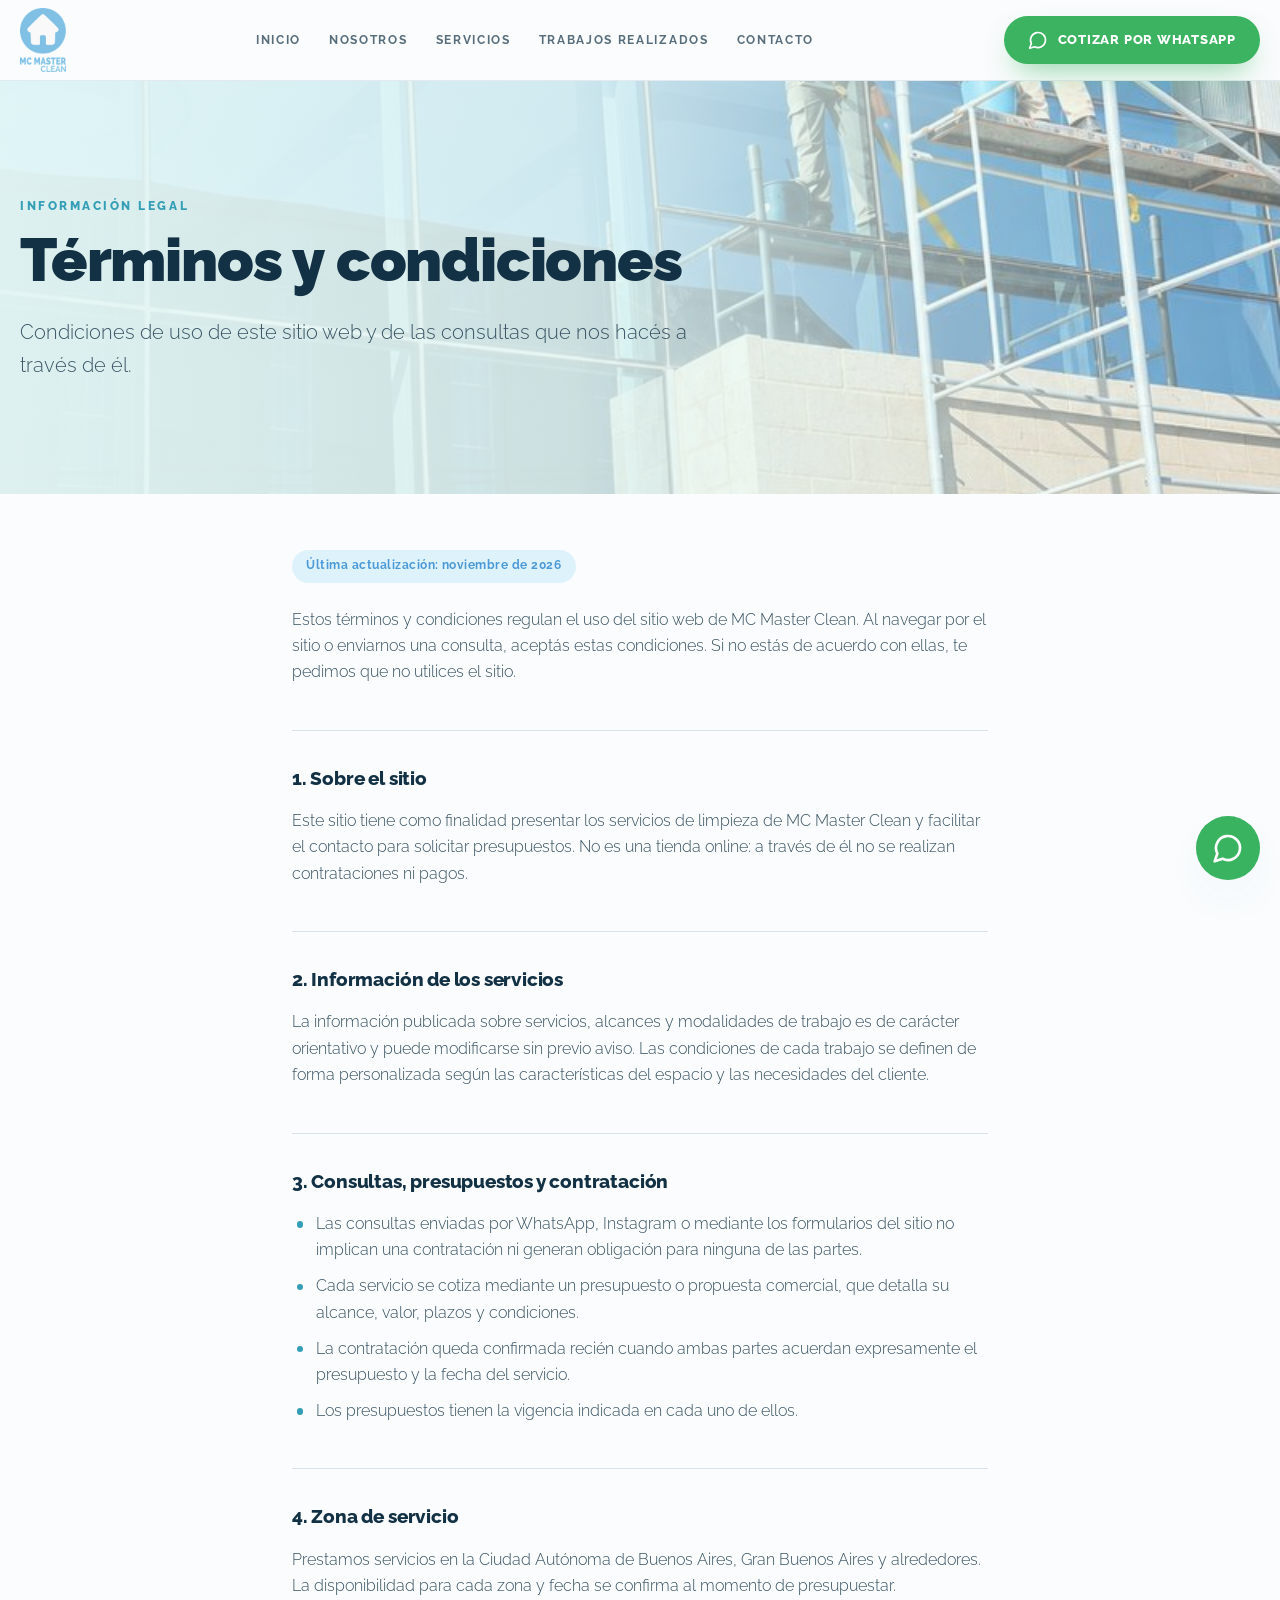
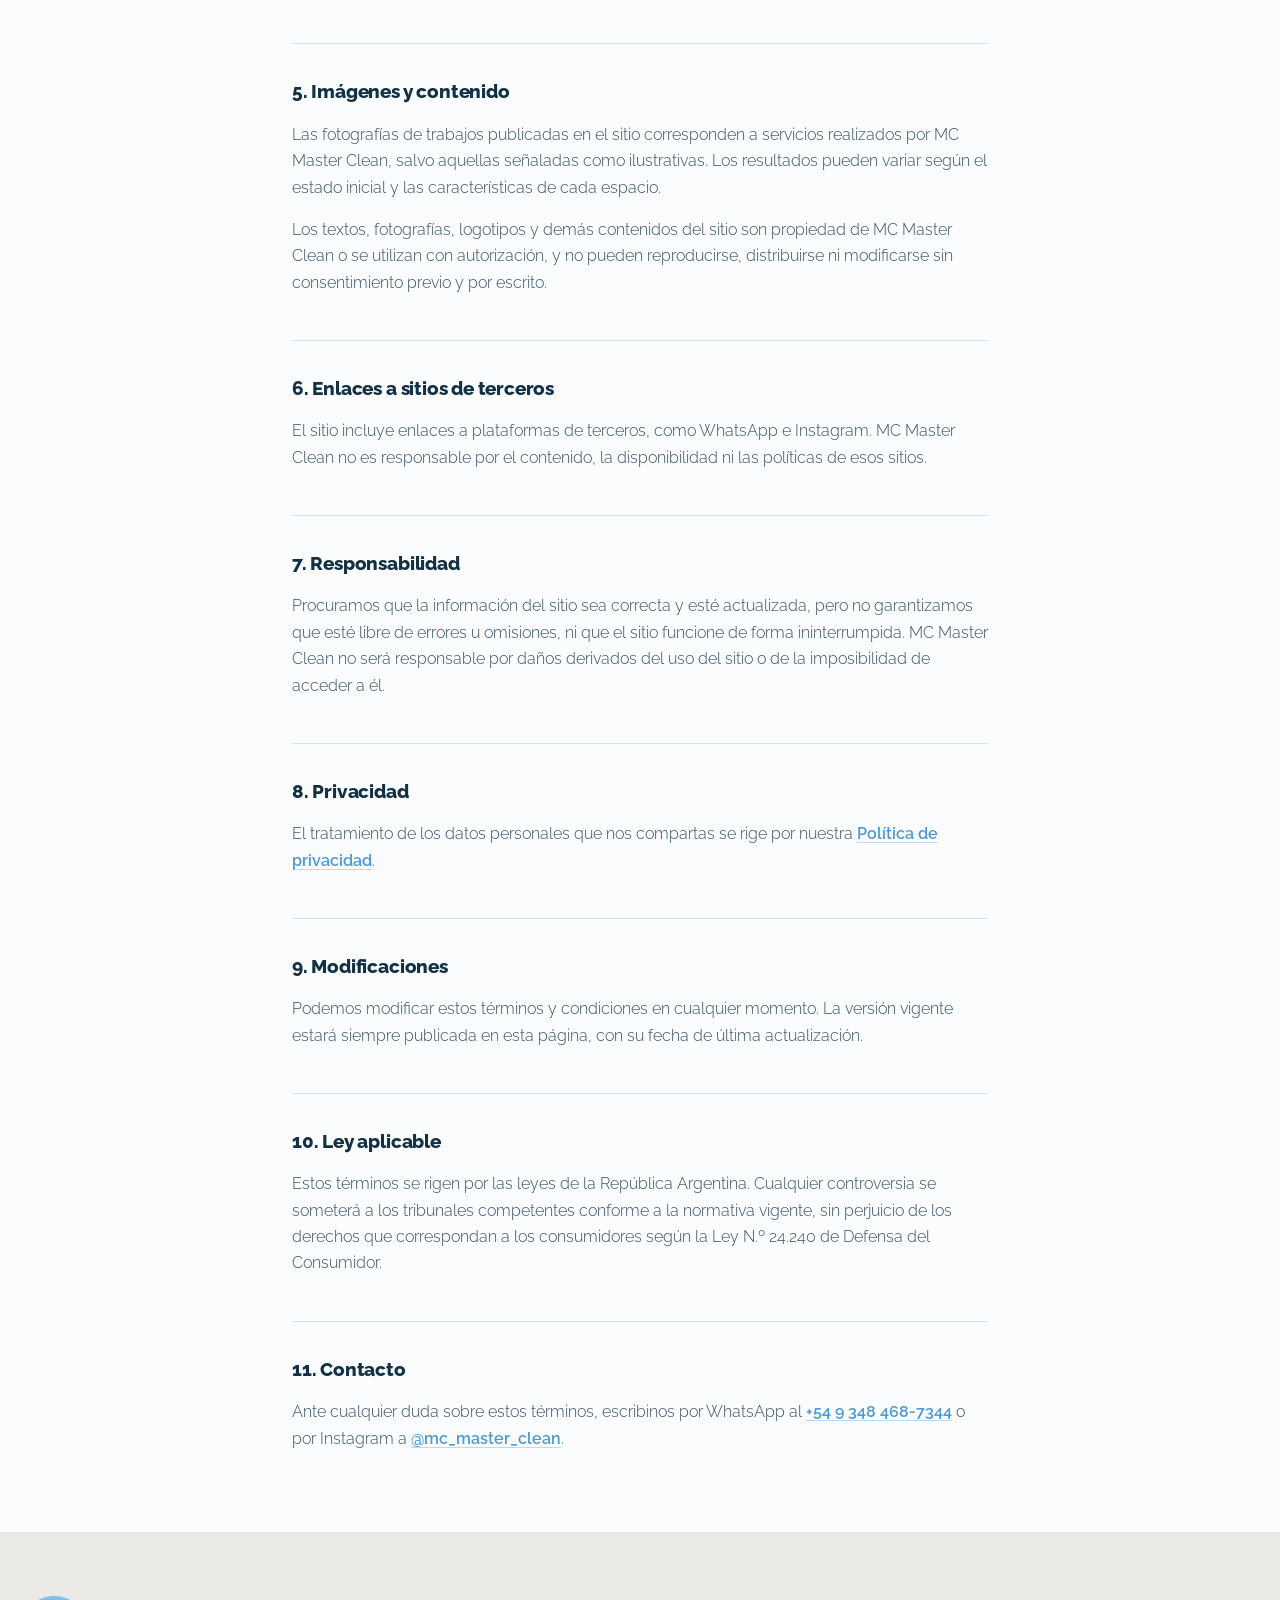
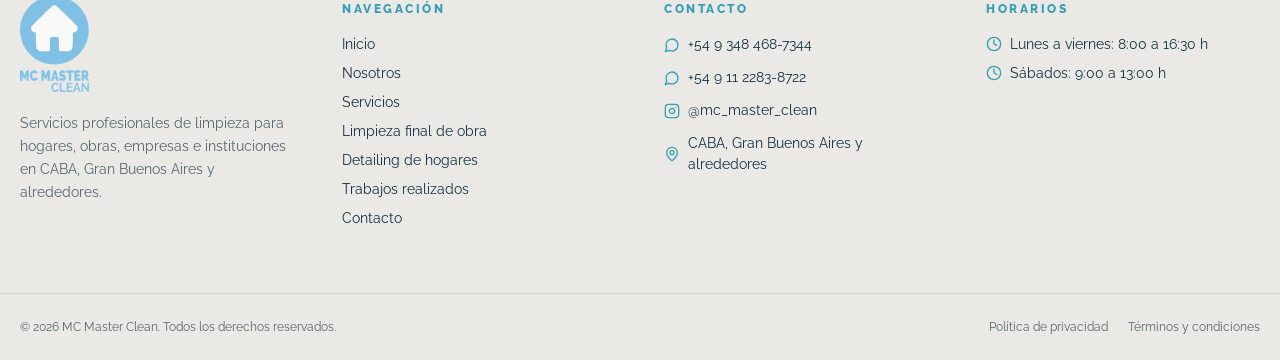
<file: terminos.html>
<!doctype html>
<html lang="es-AR">
<head>
<meta charset="utf-8">
<script>document.documentElement.className+=" js"</script>
<meta name="viewport" content="width=device-width, initial-scale=1">
<title>Términos y condiciones | MC Master Clean</title>
<meta name="description" content="Términos y condiciones de uso del sitio web de MC Master Clean.">
<meta name="author" content="MC Master Clean">
<meta property="og:site_name" content="MC Master Clean">
<meta property="og:locale" content="es_AR">
<meta property="og:type" content="website">
<meta property="og:title" content="Términos y condiciones | MC Master Clean">
<meta property="og:description" content="Términos y condiciones de uso del sitio web de MC Master Clean.">
<meta property="og:url" content="https://mcmasterclean.net/terminos">
<meta name="twitter:card" content="summary_large_image">
<meta name="twitter:title" content="Términos y condiciones | MC Master Clean">
<meta name="twitter:description" content="Términos y condiciones de uso del sitio web de MC Master Clean.">
<meta name="theme-color" content="#7FBFE5">
<link rel="canonical" href="https://mcmasterclean.net/terminos">
<link rel="icon" href="favicon.png" type="image/png">
<link rel="preconnect" href="https://fonts.googleapis.com">
<link rel="preconnect" href="https://fonts.gstatic.com" crossorigin>
<link rel="stylesheet" href="https://fonts.googleapis.com/css2?family=Raleway:wght@300;400;500;600;700;800;900&display=swap">
<link rel="stylesheet" href="estilos.css">
<!-- Analítica: pegá acá Google Tag Manager / GA4 / Meta Pixel. Los clics de WhatsApp envían "whatsapp_click" al dataLayer. -->
</head>
<body>
<header class="site-header" id="top">
  <div class="container header-bar">
    <a href="index.html" class="header-logo" aria-label="MC Master Clean - Inicio"><img src="img/logo-mc.png" alt="Logo MC Master Clean" width="46" height="64"></a>
    <nav class="main-nav" aria-label="Principal">
        <a href="index.html" class="">Inicio</a>
        <a href="nosotros.html" class="">Nosotros</a>
        <a href="servicios.html" class="">Servicios</a>
        <a href="trabajos.html" class="">Trabajos realizados</a>
        <a href="contacto.html" class="">Contacto</a>
    </nav>
    <div class="header-actions">
      <a href="https://wa.me/5493484687344?text=Hola%2C%20MC%20Master%20Clean.%20Estuve%20viendo%20su%20p%C3%A1gina%20web%20y%20quisiera%20solicitar%20un%20presupuesto%20de%20limpieza." target="_blank" rel="noopener noreferrer" class="btn btn-whatsapp" data-track="header"><svg class="icon" aria-hidden="true" xmlns="http://www.w3.org/2000/svg" viewBox="0 0 24 24" fill="none" stroke="currentColor" stroke-width="2" stroke-linecap="round" stroke-linejoin="round" > <path d="M7.9 20A9 9 0 1 0 4 16.1L2 22Z" /> </svg>Cotizar por WhatsApp</a>
      <button class="menu-toggle" type="button" aria-label="Abrir menú" aria-expanded="false" aria-controls="mobile-nav"><svg class="icon i-open" aria-hidden="true" xmlns="http://www.w3.org/2000/svg" viewBox="0 0 24 24" fill="none" stroke="currentColor" stroke-width="2" stroke-linecap="round" stroke-linejoin="round" > <line x1="4" x2="20" y1="12" y2="12" /> <line x1="4" x2="20" y1="6" y2="6" /> <line x1="4" x2="20" y1="18" y2="18" /> </svg><svg class="icon i-close" aria-hidden="true" xmlns="http://www.w3.org/2000/svg" viewBox="0 0 24 24" fill="none" stroke="currentColor" stroke-width="2" stroke-linecap="round" stroke-linejoin="round" > <path d="M18 6 6 18" /> <path d="m6 6 12 12" /> </svg></button>
    </div>
  </div>
  <nav class="mobile-nav" id="mobile-nav" aria-label="Móvil">
        <a href="index.html" class="nav-link">Inicio</a>
        <a href="nosotros.html" class="nav-link">Nosotros</a>
        <a href="servicios.html" class="nav-link">Servicios</a>
        <a href="trabajos.html" class="nav-link">Trabajos realizados</a>
        <a href="contacto.html" class="nav-link">Contacto</a>
    <a href="https://wa.me/5493484687344?text=Hola%2C%20MC%20Master%20Clean.%20Estuve%20viendo%20su%20p%C3%A1gina%20web%20y%20quisiera%20solicitar%20un%20presupuesto%20de%20limpieza." target="_blank" rel="noopener noreferrer" class="btn btn-whatsapp" data-track="mobile_menu"><svg class="icon" aria-hidden="true" xmlns="http://www.w3.org/2000/svg" viewBox="0 0 24 24" fill="none" stroke="currentColor" stroke-width="2" stroke-linecap="round" stroke-linejoin="round" > <path d="M7.9 20A9 9 0 1 0 4 16.1L2 22Z" /> </svg>Cotizar por WhatsApp</a>
  </nav>
</header>
<main>

<section class="page-hero has-bg">
  <img class="ph-bg" src="img/m/t/frente-vidriado-800.jpg" srcset="img/m/t/frente-vidriado-400.jpg 400w, img/m/t/frente-vidriado-800.jpg 800w, img/m/frente-vidriado.jpg 1200w" sizes="60vw" alt="" width="1200" height="1500" style="object-position:center"><div class="ph-veil" aria-hidden="true"></div>
  <div class="container">
    <div class="content">
      <span class="eyebrow">Información legal</span>
      <h1>Términos y condiciones</h1>
      <p class="lead">Condiciones de uso de este sitio web y de las consultas que nos hacés a través de él.</p>
      
    </div>
    
  </div>
</section>
<section class="legal">
  <p class="legal-date">Última actualización: noviembre de 2026</p>
  <p>Estos términos y condiciones regulan el uso del sitio web de MC Master Clean. Al navegar por el sitio o enviarnos una consulta, aceptás estas condiciones. Si no estás de acuerdo con ellas, te pedimos que no utilices el sitio.</p>

  <h2>1. Sobre el sitio</h2>
  <p>Este sitio tiene como finalidad presentar los servicios de limpieza de MC Master Clean y facilitar el contacto para solicitar presupuestos. No es una tienda online: a través de él no se realizan contrataciones ni pagos.</p>

  <h2>2. Información de los servicios</h2>
  <p>La información publicada sobre servicios, alcances y modalidades de trabajo es de carácter orientativo y puede modificarse sin previo aviso. Las condiciones de cada trabajo se definen de forma personalizada según las características del espacio y las necesidades del cliente.</p>

  <h2>3. Consultas, presupuestos y contratación</h2>
  <ul>
    <li>Las consultas enviadas por WhatsApp, Instagram o mediante los formularios del sitio no implican una contratación ni generan obligación para ninguna de las partes.</li>
    <li>Cada servicio se cotiza mediante un presupuesto o propuesta comercial, que detalla su alcance, valor, plazos y condiciones.</li>
    <li>La contratación queda confirmada recién cuando ambas partes acuerdan expresamente el presupuesto y la fecha del servicio.</li>
    <li>Los presupuestos tienen la vigencia indicada en cada uno de ellos.</li>
  </ul>

  <h2>4. Zona de servicio</h2>
  <p>Prestamos servicios en la Ciudad Autónoma de Buenos Aires, Gran Buenos Aires y alrededores. La disponibilidad para cada zona y fecha se confirma al momento de presupuestar.</p>

  <h2>5. Imágenes y contenido</h2>
  <p>Las fotografías de trabajos publicadas en el sitio corresponden a servicios realizados por MC Master Clean, salvo aquellas señaladas como ilustrativas. Los resultados pueden variar según el estado inicial y las características de cada espacio.</p>
  <p>Los textos, fotografías, logotipos y demás contenidos del sitio son propiedad de MC Master Clean o se utilizan con autorización, y no pueden reproducirse, distribuirse ni modificarse sin consentimiento previo y por escrito.</p>

  <h2>6. Enlaces a sitios de terceros</h2>
  <p>El sitio incluye enlaces a plataformas de terceros, como WhatsApp e Instagram. MC Master Clean no es responsable por el contenido, la disponibilidad ni las políticas de esos sitios.</p>

  <h2>7. Responsabilidad</h2>
  <p>Procuramos que la información del sitio sea correcta y esté actualizada, pero no garantizamos que esté libre de errores u omisiones, ni que el sitio funcione de forma ininterrumpida. MC Master Clean no será responsable por daños derivados del uso del sitio o de la imposibilidad de acceder a él.</p>

  <h2>8. Privacidad</h2>
  <p>El tratamiento de los datos personales que nos compartas se rige por nuestra <a href="privacidad.html">Política de privacidad</a>.</p>

  <h2>9. Modificaciones</h2>
  <p>Podemos modificar estos términos y condiciones en cualquier momento. La versión vigente estará siempre publicada en esta página, con su fecha de última actualización.</p>

  <h2>10. Ley aplicable</h2>
  <p>Estos términos se rigen por las leyes de la República Argentina. Cualquier controversia se someterá a los tribunales competentes conforme a la normativa vigente, sin perjuicio de los derechos que correspondan a los consumidores según la Ley N.º 24.240 de Defensa del Consumidor.</p>

  <h2>11. Contacto</h2>
  <p>Ante cualquier duda sobre estos términos, escribinos por WhatsApp al <a href="https://wa.me/5493484687344?text=Hola%2C%20MC%20Master%20Clean.%20Estuve%20viendo%20su%20p%C3%A1gina%20web%20y%20quisiera%20solicitar%20un%20presupuesto%20de%20limpieza." target="_blank" rel="noopener noreferrer">+54 9 348 468-7344</a> o por Instagram a <a href="https://www.instagram.com/mc_master_clean" target="_blank" rel="noopener noreferrer">@mc_master_clean</a>.</p>
</section>
</main>
<footer class="site-footer">
  <div class="container footer-grid">
    <div>
      <img src="img/logo-mc.png" alt="Logo MC Master Clean" width="80" height="112" loading="lazy" class="logo">
      <p class="about">Servicios profesionales de limpieza para hogares, obras, empresas e instituciones en CABA, Gran Buenos Aires y alrededores.</p>
    </div>
    <div>
      <h3 class="eyebrow">Navegación</h3>
      <ul>
        <li><a href="index.html">Inicio</a></li>
        <li><a href="nosotros.html">Nosotros</a></li>
        <li><a href="servicios.html">Servicios</a></li>
        <li><a href="limpieza-final-de-obra.html">Limpieza final de obra</a></li>
        <li><a href="detailing-de-hogares.html">Detailing de hogares</a></li>
        <li><a href="trabajos.html">Trabajos realizados</a></li>
        <li><a href="contacto.html">Contacto</a></li>
      </ul>
    </div>
    <div>
      <h3 class="eyebrow">Contacto</h3>
      <ul class="contact">
        <li class="row"><a href="https://wa.me/5493484687344?text=Hola%2C%20MC%20Master%20Clean.%20Estuve%20viendo%20su%20p%C3%A1gina%20web%20y%20quisiera%20solicitar%20un%20presupuesto%20de%20limpieza." target="_blank" rel="noopener noreferrer" data-track="footer_main"><svg class="icon" aria-hidden="true" xmlns="http://www.w3.org/2000/svg" viewBox="0 0 24 24" fill="none" stroke="currentColor" stroke-width="2" stroke-linecap="round" stroke-linejoin="round" > <path d="M7.9 20A9 9 0 1 0 4 16.1L2 22Z" /> </svg> +54 9 348 468-7344</a></li>
        <li class="row"><a href="https://wa.me/5491122838722?text=Hola%2C%20MC%20Master%20Clean.%20Estuve%20viendo%20su%20p%C3%A1gina%20web%20y%20quisiera%20solicitar%20un%20presupuesto%20de%20limpieza." target="_blank" rel="noopener noreferrer" data-track="footer_secondary"><svg class="icon" aria-hidden="true" xmlns="http://www.w3.org/2000/svg" viewBox="0 0 24 24" fill="none" stroke="currentColor" stroke-width="2" stroke-linecap="round" stroke-linejoin="round" > <path d="M7.9 20A9 9 0 1 0 4 16.1L2 22Z" /> </svg> +54 9 11 2283-8722</a></li>
        <li class="row"><a href="https://www.instagram.com/mc_master_clean" target="_blank" rel="noopener noreferrer"><svg class="icon" aria-hidden="true" xmlns="http://www.w3.org/2000/svg" viewBox="0 0 24 24" fill="none" stroke="currentColor" stroke-width="2" stroke-linecap="round" stroke-linejoin="round" > <rect width="20" height="20" x="2" y="2" rx="5" ry="5" /> <path d="M16 11.37A4 4 0 1 1 12.63 8 4 4 0 0 1 16 11.37z" /> <line x1="17.5" x2="17.51" y1="6.5" y2="6.5" /> </svg> @mc_master_clean</a></li>
        <li class="row"><svg class="icon" aria-hidden="true" xmlns="http://www.w3.org/2000/svg" viewBox="0 0 24 24" fill="none" stroke="currentColor" stroke-width="2" stroke-linecap="round" stroke-linejoin="round" > <path d="M20 10c0 4.993-5.539 10.193-7.399 11.799a1 1 0 0 1-1.202 0C9.539 20.193 4 14.993 4 10a8 8 0 0 1 16 0" /> <circle cx="12" cy="10" r="3" /> </svg> CABA, Gran Buenos Aires y alrededores</li>
      </ul>
    </div>
    <div>
      <h3 class="eyebrow">Horarios</h3>
      <ul>
        <li class="row top"><svg class="icon" aria-hidden="true" xmlns="http://www.w3.org/2000/svg" viewBox="0 0 24 24" fill="none" stroke="currentColor" stroke-width="2" stroke-linecap="round" stroke-linejoin="round" > <circle cx="12" cy="12" r="10" /> <polyline points="12 6 12 12 16 14" /> </svg> Lunes a viernes: 8:00 a 16:30 h</li>
        <li class="row top"><svg class="icon" aria-hidden="true" xmlns="http://www.w3.org/2000/svg" viewBox="0 0 24 24" fill="none" stroke="currentColor" stroke-width="2" stroke-linecap="round" stroke-linejoin="round" > <circle cx="12" cy="12" r="10" /> <polyline points="12 6 12 12 16 14" /> </svg> Sábados: 9:00 a 13:00 h</li>
      </ul>
    </div>
  </div>
  <div class="footer-bottom">
    <div class="container">
      <p>© <span data-year>2026</span> MC Master Clean. Todos los derechos reservados.</p>
      <div class="links"><a href="privacidad.html">Política de privacidad</a><a href="terminos.html">Términos y condiciones</a></div>
    </div>  </div>
</footer>
<a href="https://wa.me/5493484687344?text=Hola%2C%20MC%20Master%20Clean.%20Estuve%20viendo%20su%20p%C3%A1gina%20web%20y%20quisiera%20solicitar%20un%20presupuesto%20de%20limpieza." target="_blank" rel="noopener noreferrer" class="wa-float" aria-label="Cotizar por WhatsApp" data-track="floating_button"><span class="ping" aria-hidden="true"></span><svg class="icon" aria-hidden="true" xmlns="http://www.w3.org/2000/svg" viewBox="0 0 24 24" fill="none" stroke="currentColor" stroke-width="2" stroke-linecap="round" stroke-linejoin="round" > <path d="M7.9 20A9 9 0 1 0 4 16.1L2 22Z" /> </svg></a>
<script src="sitio.js"></script>
</body>
</html>
</file>
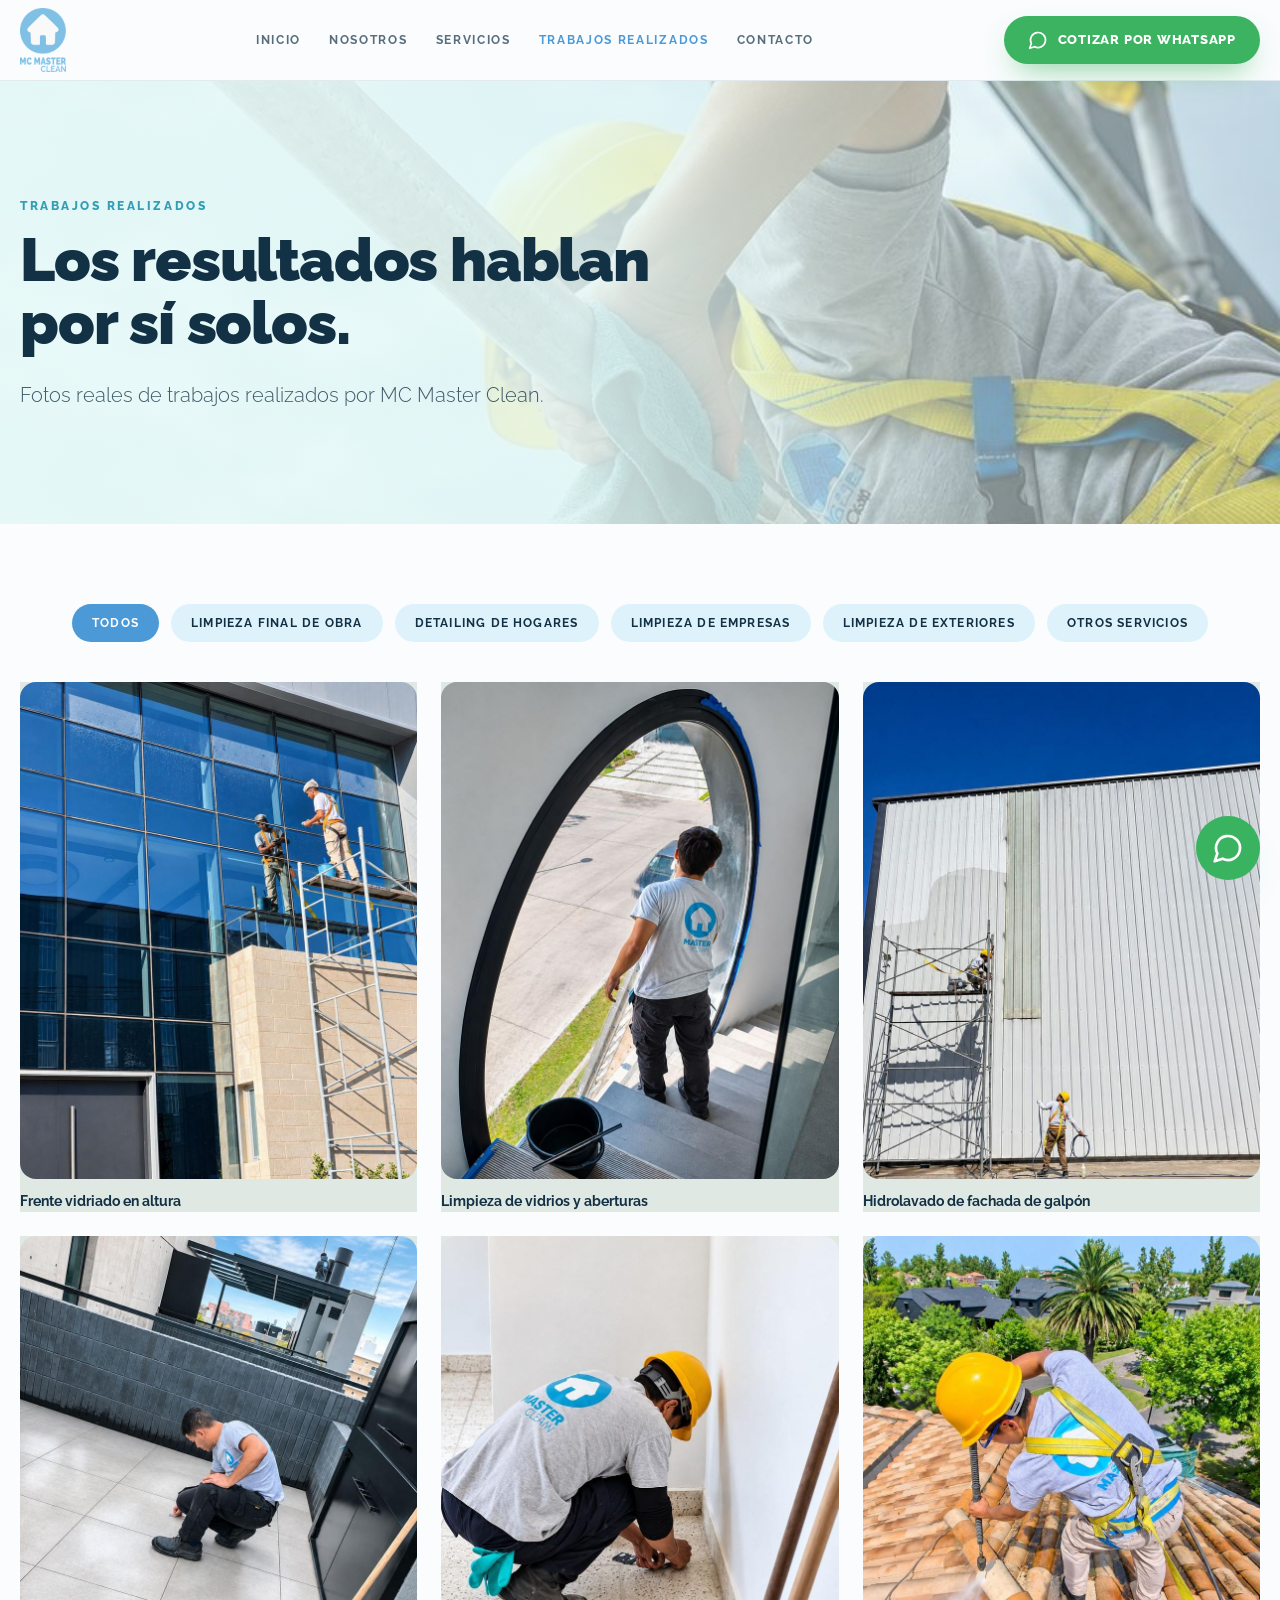
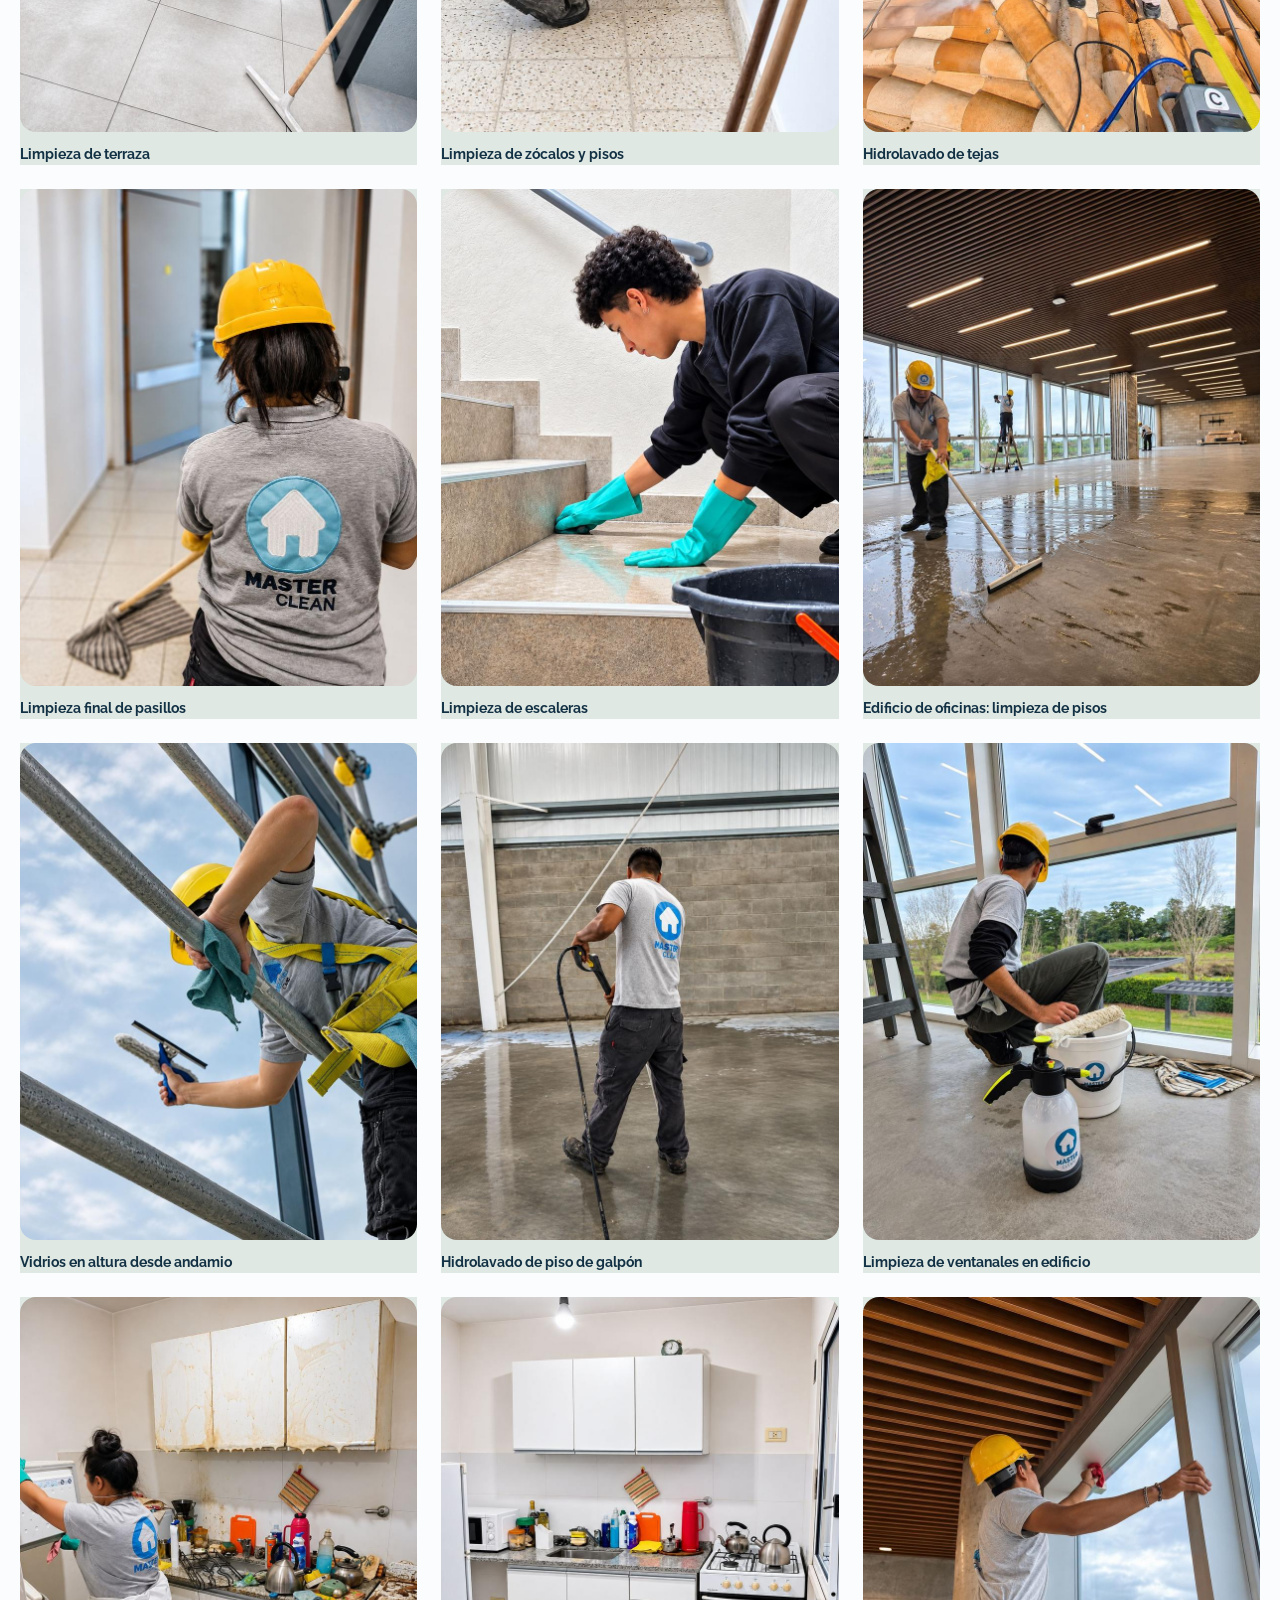
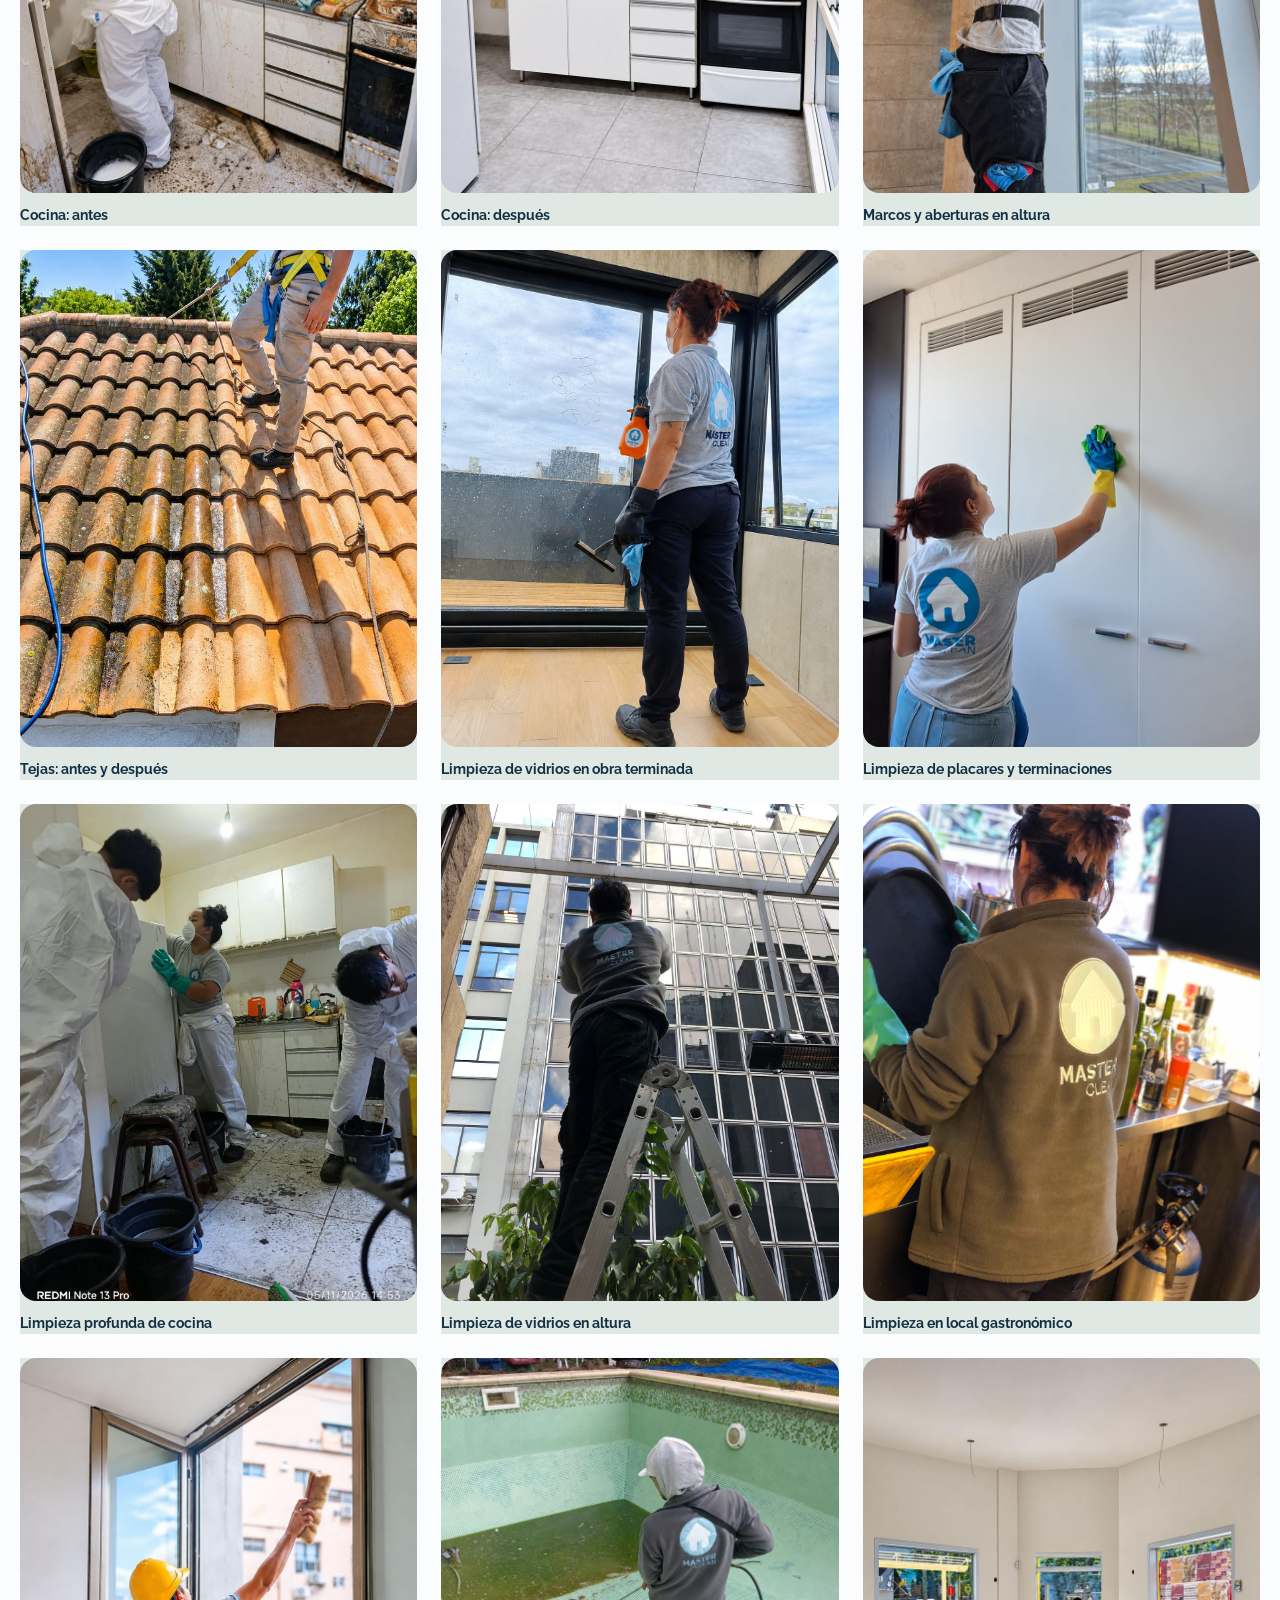
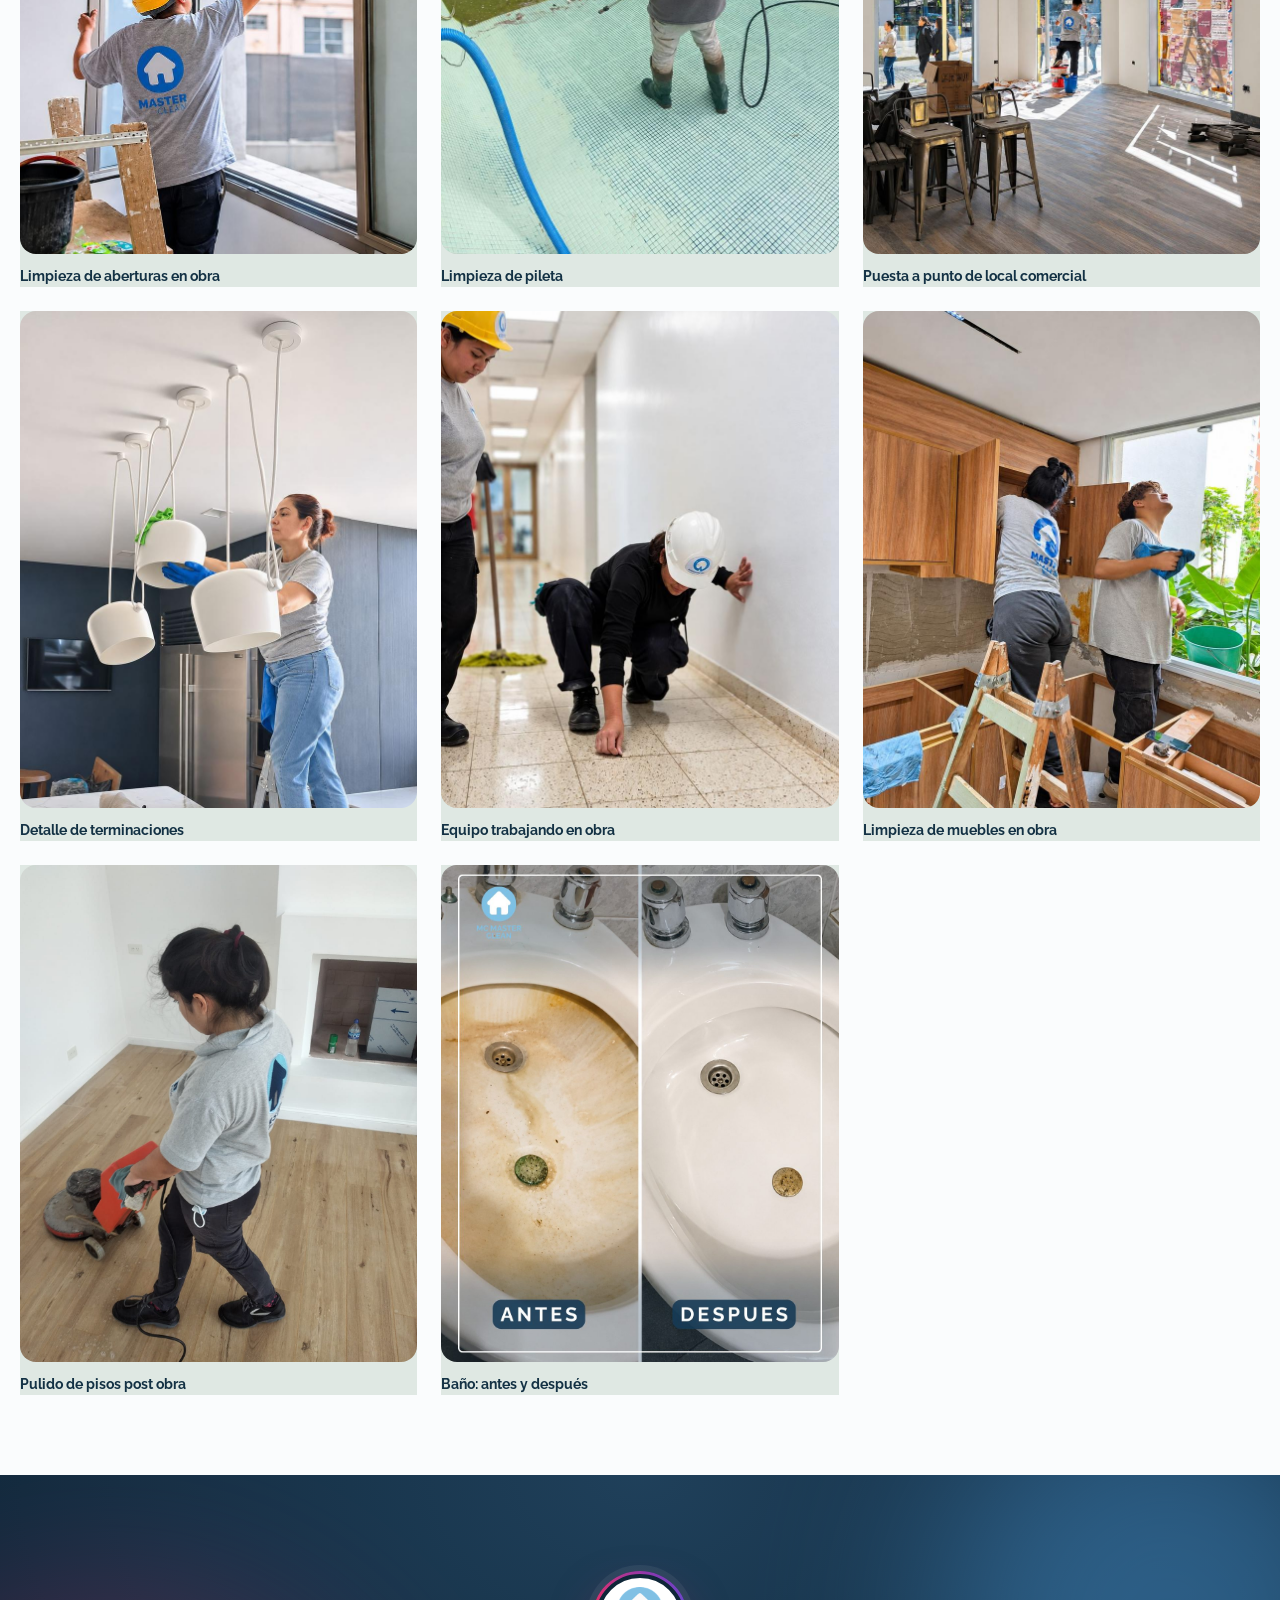
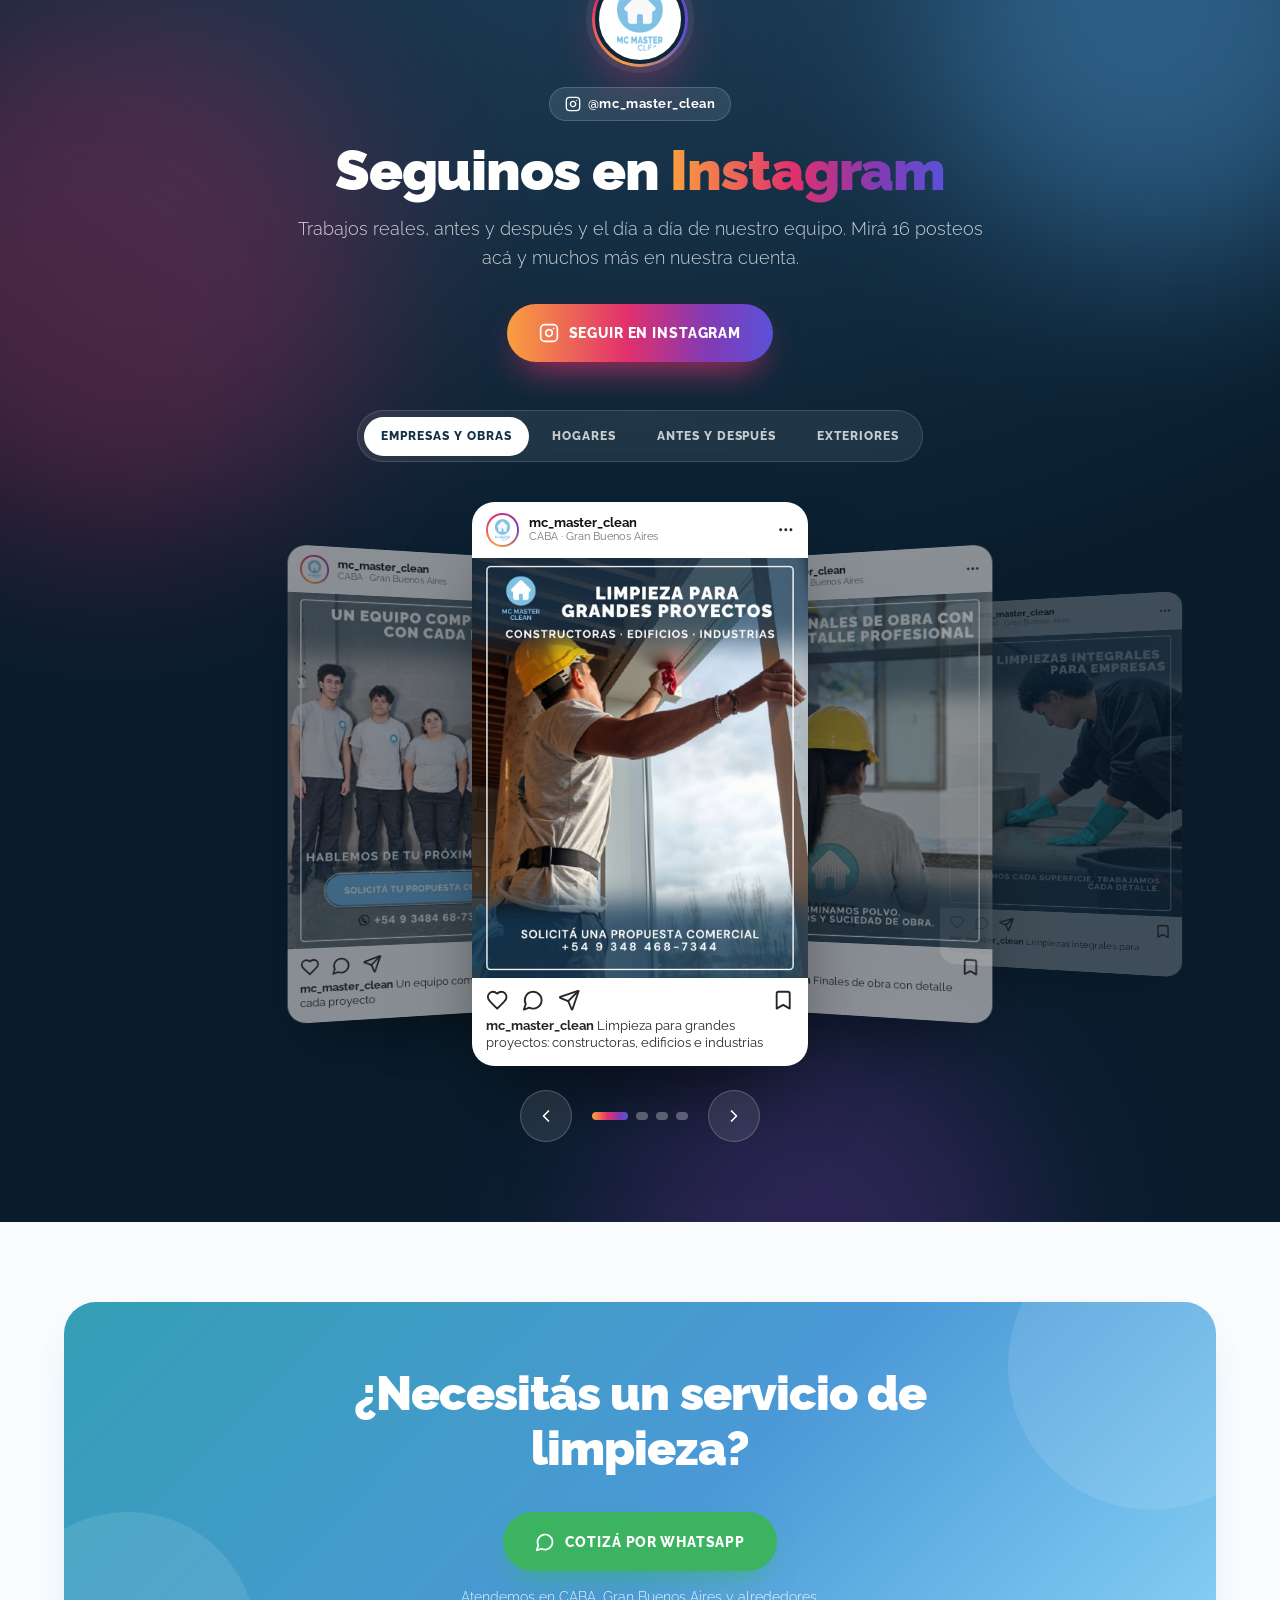
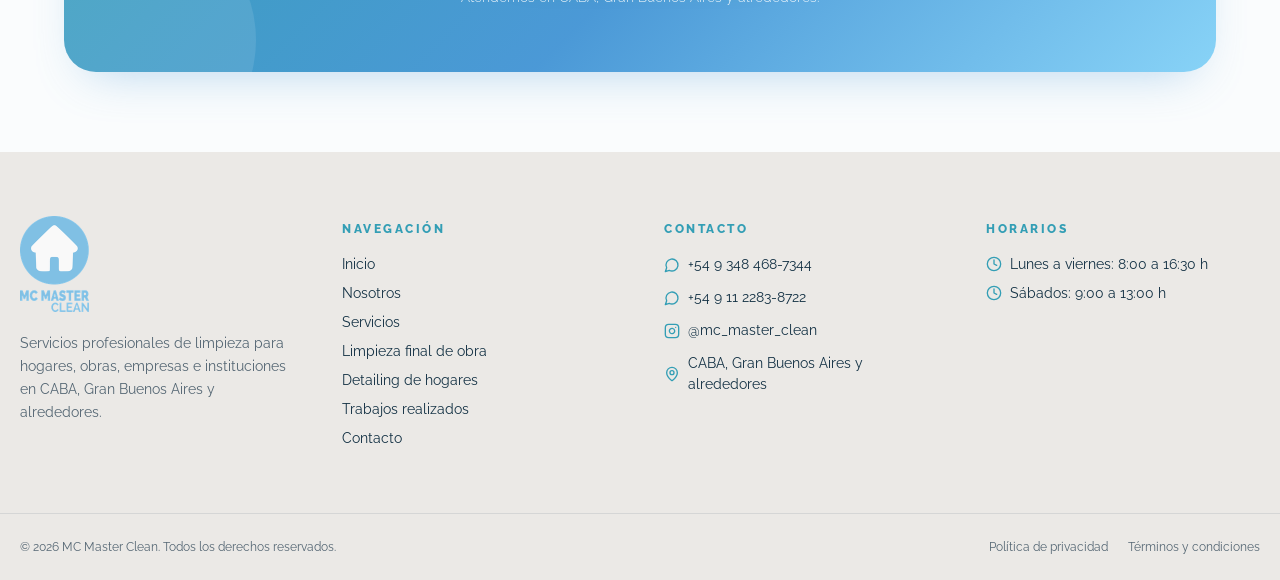
<file: trabajos.html>
<!doctype html>
<html lang="es-AR">
<head>
<meta charset="utf-8">
<script>document.documentElement.className+=" js"</script>
<meta name="viewport" content="width=device-width, initial-scale=1">
<title>Trabajos realizados | MC Master Clean</title>
<meta name="description" content="Galería de trabajos reales de MC Master Clean: limpieza final de obra, detailing de hogares, empresas y exteriores en CABA, Gran Buenos Aires y alrededores.">
<meta name="author" content="MC Master Clean">
<meta property="og:site_name" content="MC Master Clean">
<meta property="og:locale" content="es_AR">
<meta property="og:type" content="website">
<meta property="og:title" content="Trabajos realizados | MC Master Clean">
<meta property="og:description" content="Galería de trabajos reales de MC Master Clean: limpieza final de obra, detailing de hogares, empresas y exteriores en CABA, Gran Buenos Aires y alrededores.">
<meta property="og:url" content="https://mcmasterclean.net/trabajos">
<meta name="twitter:card" content="summary_large_image">
<meta name="twitter:title" content="Trabajos realizados | MC Master Clean">
<meta name="twitter:description" content="Galería de trabajos reales de MC Master Clean: limpieza final de obra, detailing de hogares, empresas y exteriores en CABA, Gran Buenos Aires y alrededores.">
<meta name="theme-color" content="#7FBFE5">
<link rel="canonical" href="https://mcmasterclean.net/trabajos">
<link rel="icon" href="favicon.png" type="image/png">
<link rel="preconnect" href="https://fonts.googleapis.com">
<link rel="preconnect" href="https://fonts.gstatic.com" crossorigin>
<link rel="stylesheet" href="https://fonts.googleapis.com/css2?family=Raleway:wght@300;400;500;600;700;800;900&display=swap">
<link rel="stylesheet" href="estilos.css">
<!-- Analítica: pegá acá Google Tag Manager / GA4 / Meta Pixel. Los clics de WhatsApp envían "whatsapp_click" al dataLayer. -->
</head>
<body>
<header class="site-header" id="top">
  <div class="container header-bar">
    <a href="index.html" class="header-logo" aria-label="MC Master Clean - Inicio"><img src="img/logo-mc.png" alt="Logo MC Master Clean" width="46" height="64"></a>
    <nav class="main-nav" aria-label="Principal">
        <a href="index.html" class="">Inicio</a>
        <a href="nosotros.html" class="">Nosotros</a>
        <a href="servicios.html" class="">Servicios</a>
        <a href="trabajos.html" class=" active" aria-current="page">Trabajos realizados</a>
        <a href="contacto.html" class="">Contacto</a>
    </nav>
    <div class="header-actions">
      <a href="https://wa.me/5493484687344?text=Hola%2C%20MC%20Master%20Clean.%20Estuve%20viendo%20su%20p%C3%A1gina%20web%20y%20quisiera%20solicitar%20un%20presupuesto%20de%20limpieza." target="_blank" rel="noopener noreferrer" class="btn btn-whatsapp" data-track="header"><svg class="icon" aria-hidden="true" xmlns="http://www.w3.org/2000/svg" viewBox="0 0 24 24" fill="none" stroke="currentColor" stroke-width="2" stroke-linecap="round" stroke-linejoin="round" > <path d="M7.9 20A9 9 0 1 0 4 16.1L2 22Z" /> </svg>Cotizar por WhatsApp</a>
      <button class="menu-toggle" type="button" aria-label="Abrir menú" aria-expanded="false" aria-controls="mobile-nav"><svg class="icon i-open" aria-hidden="true" xmlns="http://www.w3.org/2000/svg" viewBox="0 0 24 24" fill="none" stroke="currentColor" stroke-width="2" stroke-linecap="round" stroke-linejoin="round" > <line x1="4" x2="20" y1="12" y2="12" /> <line x1="4" x2="20" y1="6" y2="6" /> <line x1="4" x2="20" y1="18" y2="18" /> </svg><svg class="icon i-close" aria-hidden="true" xmlns="http://www.w3.org/2000/svg" viewBox="0 0 24 24" fill="none" stroke="currentColor" stroke-width="2" stroke-linecap="round" stroke-linejoin="round" > <path d="M18 6 6 18" /> <path d="m6 6 12 12" /> </svg></button>
    </div>
  </div>
  <nav class="mobile-nav" id="mobile-nav" aria-label="Móvil">
        <a href="index.html" class="nav-link">Inicio</a>
        <a href="nosotros.html" class="nav-link">Nosotros</a>
        <a href="servicios.html" class="nav-link">Servicios</a>
        <a href="trabajos.html" class="nav-link active" aria-current="page">Trabajos realizados</a>
        <a href="contacto.html" class="nav-link">Contacto</a>
    <a href="https://wa.me/5493484687344?text=Hola%2C%20MC%20Master%20Clean.%20Estuve%20viendo%20su%20p%C3%A1gina%20web%20y%20quisiera%20solicitar%20un%20presupuesto%20de%20limpieza." target="_blank" rel="noopener noreferrer" class="btn btn-whatsapp" data-track="mobile_menu"><svg class="icon" aria-hidden="true" xmlns="http://www.w3.org/2000/svg" viewBox="0 0 24 24" fill="none" stroke="currentColor" stroke-width="2" stroke-linecap="round" stroke-linejoin="round" > <path d="M7.9 20A9 9 0 1 0 4 16.1L2 22Z" /> </svg>Cotizar por WhatsApp</a>
  </nav>
</header>
<main>

<section class="page-hero has-bg">
  <img class="ph-bg" src="img/m/t/altura-andamio-800.jpg" srcset="img/m/t/altura-andamio-400.jpg 400w, img/m/t/altura-andamio-800.jpg 800w, img/m/altura-andamio.jpg 1200w" sizes="60vw" alt="" width="1200" height="1500" style="object-position:center 30%"><div class="ph-veil" aria-hidden="true"></div>
  <div class="container">
    <div class="content">
      <span class="eyebrow">Trabajos realizados</span>
      <h1>Los resultados hablan por sí solos.</h1>
      <p class="lead">Fotos reales de trabajos realizados por MC Master Clean.</p>
      
    </div>
    
  </div>
</section>

<section class="section" style="padding-top:5rem;padding-bottom:5rem">
  <div class="inner" data-gallery>
    <div class="filters" role="tablist">
      <button type="button" role="tab" aria-selected="true" data-filter="Todos">Todos</button>
      <button type="button" role="tab" aria-selected="false" data-filter="Limpieza final de obra">Limpieza final de obra</button>
      <button type="button" role="tab" aria-selected="false" data-filter="Detailing de hogares">Detailing de hogares</button>
      <button type="button" role="tab" aria-selected="false" data-filter="Limpieza de empresas">Limpieza de empresas</button>
      <button type="button" role="tab" aria-selected="false" data-filter="Limpieza de exteriores">Limpieza de exteriores</button>
      <button type="button" role="tab" aria-selected="false" data-filter="Otros servicios">Otros servicios</button>
    </div>
    <p class="empty-msg" hidden>Estamos preparando la galería con fotos reales de nuestros trabajos. ¡Muy pronto!</p>
    <div class="grid jobs-grid">
      <figure class="job" data-category="Limpieza de empresas"><img src="img/m/t/frente-vidriado-800.jpg" srcset="img/m/t/frente-vidriado-400.jpg 400w, img/m/t/frente-vidriado-800.jpg 800w, img/m/frente-vidriado.jpg 1200w" sizes="(min-width: 1024px) 34vw, (min-width: 640px) 50vw, 92vw" alt="Frente vidriado en altura" loading="lazy"><figcaption>Frente vidriado en altura</figcaption></figure>
      <figure class="job" data-category="Otros servicios"><img src="img/m/t/vidrios-ovalo-800.jpg" srcset="img/m/t/vidrios-ovalo-400.jpg 400w, img/m/t/vidrios-ovalo-800.jpg 800w, img/m/vidrios-ovalo.jpg 1200w" sizes="(min-width: 1024px) 34vw, (min-width: 640px) 50vw, 92vw" alt="Limpieza de vidrios y aberturas" loading="lazy"><figcaption>Limpieza de vidrios y aberturas</figcaption></figure>
      <figure class="job" data-category="Limpieza de empresas"><img src="img/m/t/hidrolavado-fachada-800.jpg" srcset="img/m/t/hidrolavado-fachada-400.jpg 400w, img/m/t/hidrolavado-fachada-800.jpg 800w, img/m/hidrolavado-fachada.jpg 1200w" sizes="(min-width: 1024px) 34vw, (min-width: 640px) 50vw, 92vw" alt="Hidrolavado de fachada de galpón" loading="lazy"><figcaption>Hidrolavado de fachada de galpón</figcaption></figure>
      <figure class="job" data-category="Detailing de hogares"><img src="img/m/t/detailing-terraza-800.jpg" srcset="img/m/t/detailing-terraza-400.jpg 400w, img/m/t/detailing-terraza-800.jpg 800w, img/m/detailing-terraza.jpg 1200w" sizes="(min-width: 1024px) 34vw, (min-width: 640px) 50vw, 92vw" alt="Limpieza de terraza" loading="lazy"><figcaption>Limpieza de terraza</figcaption></figure>
      <figure class="job" data-category="Limpieza final de obra"><img src="img/m/t/zocalo-obra-800.jpg" srcset="img/m/t/zocalo-obra-400.jpg 400w, img/m/t/zocalo-obra-800.jpg 800w, img/m/zocalo-obra.jpg 1200w" sizes="(min-width: 1024px) 34vw, (min-width: 640px) 50vw, 92vw" alt="Limpieza de zócalos y pisos" loading="lazy"><figcaption>Limpieza de zócalos y pisos</figcaption></figure>
      <figure class="job" data-category="Limpieza de exteriores"><img src="img/m/t/tejas-800.jpg" srcset="img/m/t/tejas-400.jpg 400w, img/m/t/tejas-800.jpg 800w, img/m/tejas.jpg 1200w" sizes="(min-width: 1024px) 34vw, (min-width: 640px) 50vw, 92vw" alt="Hidrolavado de tejas" loading="lazy"><figcaption>Hidrolavado de tejas</figcaption></figure>
      <figure class="job" data-category="Limpieza final de obra"><img src="img/m/t/pasillo-obra-800.jpg" srcset="img/m/t/pasillo-obra-400.jpg 400w, img/m/t/pasillo-obra-800.jpg 800w, img/m/pasillo-obra.jpg 1200w" sizes="(min-width: 1024px) 34vw, (min-width: 640px) 50vw, 92vw" alt="Limpieza final de pasillos" loading="lazy"><figcaption>Limpieza final de pasillos</figcaption></figure>
      <figure class="job" data-category="Detailing de hogares"><img src="img/m/t/escalera-800.jpg" srcset="img/m/t/escalera-400.jpg 400w, img/m/t/escalera-800.jpg 800w, img/m/escalera.jpg 1200w" sizes="(min-width: 1024px) 34vw, (min-width: 640px) 50vw, 92vw" alt="Limpieza de escaleras" loading="lazy"><figcaption>Limpieza de escaleras</figcaption></figure>
      <figure class="job" data-category="Limpieza de empresas"><img src="img/m/t/oficina-piso-800.jpg" srcset="img/m/t/oficina-piso-400.jpg 400w, img/m/t/oficina-piso-800.jpg 800w, img/m/oficina-piso.jpg 1200w" sizes="(min-width: 1024px) 34vw, (min-width: 640px) 50vw, 92vw" alt="Edificio de oficinas: limpieza de pisos" loading="lazy"><figcaption>Edificio de oficinas: limpieza de pisos</figcaption></figure>
      <figure class="job" data-category="Limpieza de empresas"><img src="img/m/t/altura-andamio-800.jpg" srcset="img/m/t/altura-andamio-400.jpg 400w, img/m/t/altura-andamio-800.jpg 800w, img/m/altura-andamio.jpg 1200w" sizes="(min-width: 1024px) 34vw, (min-width: 640px) 50vw, 92vw" alt="Vidrios en altura desde andamio" loading="lazy"><figcaption>Vidrios en altura desde andamio</figcaption></figure>
      <figure class="job" data-category="Limpieza de empresas"><img src="img/m/t/galpon-hidrolavado-800.jpg" srcset="img/m/t/galpon-hidrolavado-400.jpg 400w, img/m/t/galpon-hidrolavado-800.jpg 800w, img/m/galpon-hidrolavado.jpg 1200w" sizes="(min-width: 1024px) 34vw, (min-width: 640px) 50vw, 92vw" alt="Hidrolavado de piso de galpón" loading="lazy"><figcaption>Hidrolavado de piso de galpón</figcaption></figure>
      <figure class="job" data-category="Limpieza de empresas"><img src="img/m/t/ventanal-equipo-800.jpg" srcset="img/m/t/ventanal-equipo-400.jpg 400w, img/m/t/ventanal-equipo-800.jpg 800w, img/m/ventanal-equipo.jpg 1200w" sizes="(min-width: 1024px) 34vw, (min-width: 640px) 50vw, 92vw" alt="Limpieza de ventanales en edificio" loading="lazy"><figcaption>Limpieza de ventanales en edificio</figcaption></figure>
      <figure class="job" data-category="Detailing de hogares"><img src="img/m/t/cocina-5-800.jpg" srcset="img/m/t/cocina-5-400.jpg 400w, img/m/t/cocina-5-800.jpg 800w, img/m/cocina-5.jpg 1200w" sizes="(min-width: 1024px) 34vw, (min-width: 640px) 50vw, 92vw" alt="Cocina: antes" loading="lazy"><figcaption>Cocina: antes</figcaption></figure>
      <figure class="job" data-category="Detailing de hogares"><img src="img/m/t/cocina-7-800.jpg" srcset="img/m/t/cocina-7-400.jpg 400w, img/m/t/cocina-7-800.jpg 800w, img/m/cocina-7.jpg 1200w" sizes="(min-width: 1024px) 34vw, (min-width: 640px) 50vw, 92vw" alt="Cocina: después" loading="lazy"><figcaption>Cocina: después</figcaption></figure>
      <figure class="job" data-category="Limpieza de empresas"><img src="img/m/t/marco-ventana-800.jpg" srcset="img/m/t/marco-ventana-400.jpg 400w, img/m/t/marco-ventana-800.jpg 800w, img/m/marco-ventana.jpg 1200w" sizes="(min-width: 1024px) 34vw, (min-width: 640px) 50vw, 92vw" alt="Marcos y aberturas en altura" loading="lazy"><figcaption>Marcos y aberturas en altura</figcaption></figure>
      <figure class="job" data-category="Limpieza de exteriores"><img src="img/m/t/tejas-antes-despues-800.jpg" srcset="img/m/t/tejas-antes-despues-400.jpg 400w, img/m/t/tejas-antes-despues-800.jpg 800w, img/m/tejas-antes-despues.jpg 1200w" sizes="(min-width: 1024px) 34vw, (min-width: 640px) 50vw, 92vw" alt="Tejas: antes y después" loading="lazy"><figcaption>Tejas: antes y después</figcaption></figure>
      <figure class="job" data-category="Limpieza final de obra"><img src="img/trabajos/vidrios_obra.jpg" alt="Limpieza de vidrios en obra terminada" loading="lazy"><figcaption>Limpieza de vidrios en obra terminada</figcaption></figure>
      <figure class="job" data-category="Limpieza final de obra"><img src="img/trabajos/placares_obra.jpg" alt="Limpieza de placares y terminaciones" loading="lazy"><figcaption>Limpieza de placares y terminaciones</figcaption></figure>
      <figure class="job" data-category="Detailing de hogares"><img src="img/trabajos/cocina_profunda.jpg" alt="Limpieza profunda de cocina" loading="lazy"><figcaption>Limpieza profunda de cocina</figcaption></figure>
      <figure class="job" data-category="Limpieza de exteriores"><img src="img/trabajos/vidrios_altura.jpg" alt="Limpieza de vidrios en altura" loading="lazy"><figcaption>Limpieza de vidrios en altura</figcaption></figure>
      <figure class="job" data-category="Limpieza de empresas"><img src="img/trabajos/local_gastronomico.jpg" alt="Limpieza en local gastronómico" loading="lazy"><figcaption>Limpieza en local gastronómico</figcaption></figure>
      <figure class="job" data-category="Limpieza final de obra"><img src="img/m/t/ventana-obra-800.jpg" srcset="img/m/t/ventana-obra-400.jpg 400w, img/m/t/ventana-obra-800.jpg 800w, img/m/ventana-obra.jpg 1200w" sizes="(min-width: 1024px) 34vw, (min-width: 640px) 50vw, 92vw" alt="Limpieza de aberturas en obra" loading="lazy"><figcaption>Limpieza de aberturas en obra</figcaption></figure>
      <figure class="job" data-category="Limpieza de exteriores"><img src="img/m/t/pileta-800.jpg" srcset="img/m/t/pileta-400.jpg 400w, img/m/t/pileta-800.jpg 800w, img/m/pileta.jpg 1200w" sizes="(min-width: 1024px) 34vw, (min-width: 640px) 50vw, 92vw" alt="Limpieza de pileta" loading="lazy"><figcaption>Limpieza de pileta</figcaption></figure>
      <figure class="job" data-category="Limpieza de empresas"><img src="img/m/t/local-800.jpg" srcset="img/m/t/local-400.jpg 400w, img/m/t/local-800.jpg 800w, img/m/local.jpg 1200w" sizes="(min-width: 1024px) 34vw, (min-width: 640px) 50vw, 92vw" alt="Puesta a punto de local comercial" loading="lazy"><figcaption>Puesta a punto de local comercial</figcaption></figure>
      <figure class="job" data-category="Detailing de hogares"><img src="img/m/t/lamparas-800.jpg" srcset="img/m/t/lamparas-400.jpg 400w, img/m/t/lamparas-800.jpg 800w, img/m/lamparas.jpg 1200w" sizes="(min-width: 1024px) 34vw, (min-width: 640px) 50vw, 92vw" alt="Detalle de terminaciones" loading="lazy"><figcaption>Detalle de terminaciones</figcaption></figure>
      <figure class="job" data-category="Limpieza final de obra"><img src="img/m/t/pasillo-obra-equipo-800.jpg" srcset="img/m/t/pasillo-obra-equipo-400.jpg 400w, img/m/t/pasillo-obra-equipo-800.jpg 800w, img/m/pasillo-obra-equipo.jpg 1200w" sizes="(min-width: 1024px) 34vw, (min-width: 640px) 50vw, 92vw" alt="Equipo trabajando en obra" loading="lazy"><figcaption>Equipo trabajando en obra</figcaption></figure>
      <figure class="job" data-category="Limpieza final de obra"><img src="img/m/t/muebles-obra-800.jpg" srcset="img/m/t/muebles-obra-400.jpg 400w, img/m/t/muebles-obra-800.jpg 800w, img/m/muebles-obra.jpg 1200w" sizes="(min-width: 1024px) 34vw, (min-width: 640px) 50vw, 92vw" alt="Limpieza de muebles en obra" loading="lazy"><figcaption>Limpieza de muebles en obra</figcaption></figure>
      <figure class="job" data-category="Limpieza final de obra"><img src="img/trabajos/pulido_pisos.jpg" alt="Pulido de pisos post obra" loading="lazy"><figcaption>Pulido de pisos post obra</figcaption></figure>
      <figure class="job" data-category="Detailing de hogares"><img src="img/trabajos/bano_antes_despues.jpg" alt="Baño: antes y después" loading="lazy"><figcaption>Baño: antes y después</figcaption></figure>
      <div class="slot" data-empty="Limpieza final de obra" hidden><svg class="icon" aria-hidden="true" xmlns="http://www.w3.org/2000/svg" viewBox="0 0 24 24" fill="none" stroke="currentColor" stroke-width="2" stroke-linecap="round" stroke-linejoin="round" > <path d="M16 5h6" /> <path d="M19 2v6" /> <path d="M21 11.5V19a2 2 0 0 1-2 2H5a2 2 0 0 1-2-2V5a2 2 0 0 1 2-2h7.5" /> <path d="m21 15-3.086-3.086a2 2 0 0 0-2.828 0L6 21" /> <circle cx="9" cy="9" r="2" /> </svg><p class="t">Limpieza final de obra</p><p class="s">Espacio reservado para fotos reales</p></div>
      <div class="slot" data-empty="Detailing de hogares" hidden><svg class="icon" aria-hidden="true" xmlns="http://www.w3.org/2000/svg" viewBox="0 0 24 24" fill="none" stroke="currentColor" stroke-width="2" stroke-linecap="round" stroke-linejoin="round" > <path d="M16 5h6" /> <path d="M19 2v6" /> <path d="M21 11.5V19a2 2 0 0 1-2 2H5a2 2 0 0 1-2-2V5a2 2 0 0 1 2-2h7.5" /> <path d="m21 15-3.086-3.086a2 2 0 0 0-2.828 0L6 21" /> <circle cx="9" cy="9" r="2" /> </svg><p class="t">Detailing de hogares</p><p class="s">Espacio reservado para fotos reales</p></div>
      <div class="slot" data-empty="Limpieza de empresas" hidden><svg class="icon" aria-hidden="true" xmlns="http://www.w3.org/2000/svg" viewBox="0 0 24 24" fill="none" stroke="currentColor" stroke-width="2" stroke-linecap="round" stroke-linejoin="round" > <path d="M16 5h6" /> <path d="M19 2v6" /> <path d="M21 11.5V19a2 2 0 0 1-2 2H5a2 2 0 0 1-2-2V5a2 2 0 0 1 2-2h7.5" /> <path d="m21 15-3.086-3.086a2 2 0 0 0-2.828 0L6 21" /> <circle cx="9" cy="9" r="2" /> </svg><p class="t">Limpieza de empresas</p><p class="s">Espacio reservado para fotos reales</p></div>
      <div class="slot" data-empty="Limpieza de exteriores" hidden><svg class="icon" aria-hidden="true" xmlns="http://www.w3.org/2000/svg" viewBox="0 0 24 24" fill="none" stroke="currentColor" stroke-width="2" stroke-linecap="round" stroke-linejoin="round" > <path d="M16 5h6" /> <path d="M19 2v6" /> <path d="M21 11.5V19a2 2 0 0 1-2 2H5a2 2 0 0 1-2-2V5a2 2 0 0 1 2-2h7.5" /> <path d="m21 15-3.086-3.086a2 2 0 0 0-2.828 0L6 21" /> <circle cx="9" cy="9" r="2" /> </svg><p class="t">Limpieza de exteriores</p><p class="s">Espacio reservado para fotos reales</p></div>
      <div class="slot" data-empty="Otros servicios" hidden><svg class="icon" aria-hidden="true" xmlns="http://www.w3.org/2000/svg" viewBox="0 0 24 24" fill="none" stroke="currentColor" stroke-width="2" stroke-linecap="round" stroke-linejoin="round" > <path d="M16 5h6" /> <path d="M19 2v6" /> <path d="M21 11.5V19a2 2 0 0 1-2 2H5a2 2 0 0 1-2-2V5a2 2 0 0 1 2-2h7.5" /> <path d="m21 15-3.086-3.086a2 2 0 0 0-2.828 0L6 21" /> <circle cx="9" cy="9" r="2" /> </svg><p class="t">Otros servicios</p><p class="s">Espacio reservado para fotos reales</p></div>
    </div>
  </div>
</section>

<section class="ig" id="instagram">
  <div class="ig-glow g1" aria-hidden="true"></div>
  <div class="ig-glow g2" aria-hidden="true"></div>
  <div class="ig-glow g3" aria-hidden="true"></div>
  <div class="container ig-wrap" data-tabs>
    <div class="ig-head">
      <a href="https://www.instagram.com/mc_master_clean" target="_blank" rel="noopener noreferrer" class="ig-ring" aria-label="Instagram de MC Master Clean"><img src="img/logo-mc.png" alt="" width="46" height="64"></a>
      <a href="https://www.instagram.com/mc_master_clean" target="_blank" rel="noopener noreferrer" class="ig-handle"><svg class="icon" aria-hidden="true" xmlns="http://www.w3.org/2000/svg" viewBox="0 0 24 24" fill="none" stroke="currentColor" stroke-width="2" stroke-linecap="round" stroke-linejoin="round" > <rect width="20" height="20" x="2" y="2" rx="5" ry="5" /> <path d="M16 11.37A4 4 0 1 1 12.63 8 4 4 0 0 1 16 11.37z" /> <line x1="17.5" x2="17.51" y1="6.5" y2="6.5" /> </svg> @mc_master_clean</a>
      <h2>Seguinos en <span>Instagram</span></h2>
      <p>Trabajos reales, antes y después y el día a día de nuestro equipo. Mirá 16 posteos acá y muchos más en nuestra cuenta.</p>
      <a href="https://www.instagram.com/mc_master_clean" target="_blank" rel="noopener noreferrer" class="btn btn-ig btn-lg"><svg class="icon" aria-hidden="true" xmlns="http://www.w3.org/2000/svg" viewBox="0 0 24 24" fill="none" stroke="currentColor" stroke-width="2" stroke-linecap="round" stroke-linejoin="round" > <rect width="20" height="20" x="2" y="2" rx="5" ry="5" /> <path d="M16 11.37A4 4 0 1 1 12.63 8 4 4 0 0 1 16 11.37z" /> <line x1="17.5" x2="17.51" y1="6.5" y2="6.5" /> </svg> Seguir en Instagram</a>
    </div>
    <div class="ig-tabs" role="tablist" aria-label="Temas">
      <button type="button" role="tab" aria-selected="true" data-tab="empresas">Empresas y obras</button>
      <button type="button" role="tab" aria-selected="false" data-tab="hogares">Hogares</button>
      <button type="button" role="tab" aria-selected="false" data-tab="antes-despues">Antes y después</button>
      <button type="button" role="tab" aria-selected="false" data-tab="exteriores">Exteriores</button>
    </div>
    <div data-panel="empresas">
      <div class="cf" data-coverflow aria-roledescription="carrusel" aria-label="Posteos de Instagram: Empresas y obras">
        <div class="cf-stage" tabindex="0">
          <a class="post" href="https://www.instagram.com/mc_master_clean" target="_blank" rel="noopener noreferrer" aria-label="Limpieza para grandes proyectos: constructoras, edificios e industrias — ver en Instagram">
            <span class="post-top"><span class="post-av"><img src="img/logo-mc.png" alt="" width="46" height="64" loading="lazy"></span><span class="post-user"><b>mc_master_clean</b><small>CABA · Gran Buenos Aires</small></span><svg class="icon" aria-hidden="true" xmlns="http://www.w3.org/2000/svg" viewBox="0 0 24 24" fill="none" stroke="currentColor" stroke-width="2" stroke-linecap="round" stroke-linejoin="round" > <circle cx="12" cy="12" r="1" /> <circle cx="19" cy="12" r="1" /> <circle cx="5" cy="12" r="1" /> </svg></span>
            <span class="post-img"><img src="img/m/ig-empresas-1.jpg" alt="Limpieza para grandes proyectos: constructoras, edificios e industrias" loading="lazy" width="900" height="1125"></span>
            <span class="post-actions"><svg class="icon like" aria-hidden="true" xmlns="http://www.w3.org/2000/svg" viewBox="0 0 24 24" fill="none" stroke="currentColor" stroke-width="2" stroke-linecap="round" stroke-linejoin="round" > <path d="M19 14c1.49-1.46 3-3.21 3-5.5A5.5 5.5 0 0 0 16.5 3c-1.76 0-3 .5-4.5 2-1.5-1.5-2.74-2-4.5-2A5.5 5.5 0 0 0 2 8.5c0 2.3 1.5 4.05 3 5.5l7 7Z" /> </svg><svg class="icon" aria-hidden="true" xmlns="http://www.w3.org/2000/svg" viewBox="0 0 24 24" fill="none" stroke="currentColor" stroke-width="2" stroke-linecap="round" stroke-linejoin="round" > <path d="M7.9 20A9 9 0 1 0 4 16.1L2 22Z" /> </svg><svg class="icon" aria-hidden="true" xmlns="http://www.w3.org/2000/svg" viewBox="0 0 24 24" fill="none" stroke="currentColor" stroke-width="2" stroke-linecap="round" stroke-linejoin="round" > <path d="M14.536 21.686a.5.5 0 0 0 .937-.024l6.5-19a.496.496 0 0 0-.635-.635l-19 6.5a.5.5 0 0 0-.024.937l7.93 3.18a2 2 0 0 1 1.112 1.11z" /> <path d="m21.854 2.147-10.94 10.939" /> </svg><span class="sp"></span><svg class="icon" aria-hidden="true" xmlns="http://www.w3.org/2000/svg" viewBox="0 0 24 24" fill="none" stroke="currentColor" stroke-width="2" stroke-linecap="round" stroke-linejoin="round" > <path d="m19 21-7-4-7 4V5a2 2 0 0 1 2-2h10a2 2 0 0 1 2 2v16z" /> </svg></span>
            <span class="post-cap"><b>mc_master_clean</b> Limpieza para grandes proyectos: constructoras, edificios e industrias</span>
          </a>
          <a class="post" href="https://www.instagram.com/mc_master_clean" target="_blank" rel="noopener noreferrer" aria-label="Finales de obra con detalle profesional — ver en Instagram">
            <span class="post-top"><span class="post-av"><img src="img/logo-mc.png" alt="" width="46" height="64" loading="lazy"></span><span class="post-user"><b>mc_master_clean</b><small>CABA · Gran Buenos Aires</small></span><svg class="icon" aria-hidden="true" xmlns="http://www.w3.org/2000/svg" viewBox="0 0 24 24" fill="none" stroke="currentColor" stroke-width="2" stroke-linecap="round" stroke-linejoin="round" > <circle cx="12" cy="12" r="1" /> <circle cx="19" cy="12" r="1" /> <circle cx="5" cy="12" r="1" /> </svg></span>
            <span class="post-img"><img src="img/m/ig-empresas-2.jpg" alt="Finales de obra con detalle profesional" loading="lazy" width="900" height="1125"></span>
            <span class="post-actions"><svg class="icon like" aria-hidden="true" xmlns="http://www.w3.org/2000/svg" viewBox="0 0 24 24" fill="none" stroke="currentColor" stroke-width="2" stroke-linecap="round" stroke-linejoin="round" > <path d="M19 14c1.49-1.46 3-3.21 3-5.5A5.5 5.5 0 0 0 16.5 3c-1.76 0-3 .5-4.5 2-1.5-1.5-2.74-2-4.5-2A5.5 5.5 0 0 0 2 8.5c0 2.3 1.5 4.05 3 5.5l7 7Z" /> </svg><svg class="icon" aria-hidden="true" xmlns="http://www.w3.org/2000/svg" viewBox="0 0 24 24" fill="none" stroke="currentColor" stroke-width="2" stroke-linecap="round" stroke-linejoin="round" > <path d="M7.9 20A9 9 0 1 0 4 16.1L2 22Z" /> </svg><svg class="icon" aria-hidden="true" xmlns="http://www.w3.org/2000/svg" viewBox="0 0 24 24" fill="none" stroke="currentColor" stroke-width="2" stroke-linecap="round" stroke-linejoin="round" > <path d="M14.536 21.686a.5.5 0 0 0 .937-.024l6.5-19a.496.496 0 0 0-.635-.635l-19 6.5a.5.5 0 0 0-.024.937l7.93 3.18a2 2 0 0 1 1.112 1.11z" /> <path d="m21.854 2.147-10.94 10.939" /> </svg><span class="sp"></span><svg class="icon" aria-hidden="true" xmlns="http://www.w3.org/2000/svg" viewBox="0 0 24 24" fill="none" stroke="currentColor" stroke-width="2" stroke-linecap="round" stroke-linejoin="round" > <path d="m19 21-7-4-7 4V5a2 2 0 0 1 2-2h10a2 2 0 0 1 2 2v16z" /> </svg></span>
            <span class="post-cap"><b>mc_master_clean</b> Finales de obra con detalle profesional</span>
          </a>
          <a class="post" href="https://www.instagram.com/mc_master_clean" target="_blank" rel="noopener noreferrer" aria-label="Limpiezas integrales para empresas — ver en Instagram">
            <span class="post-top"><span class="post-av"><img src="img/logo-mc.png" alt="" width="46" height="64" loading="lazy"></span><span class="post-user"><b>mc_master_clean</b><small>CABA · Gran Buenos Aires</small></span><svg class="icon" aria-hidden="true" xmlns="http://www.w3.org/2000/svg" viewBox="0 0 24 24" fill="none" stroke="currentColor" stroke-width="2" stroke-linecap="round" stroke-linejoin="round" > <circle cx="12" cy="12" r="1" /> <circle cx="19" cy="12" r="1" /> <circle cx="5" cy="12" r="1" /> </svg></span>
            <span class="post-img"><img src="img/m/ig-empresas-3.jpg" alt="Limpiezas integrales para empresas" loading="lazy" width="900" height="1125"></span>
            <span class="post-actions"><svg class="icon like" aria-hidden="true" xmlns="http://www.w3.org/2000/svg" viewBox="0 0 24 24" fill="none" stroke="currentColor" stroke-width="2" stroke-linecap="round" stroke-linejoin="round" > <path d="M19 14c1.49-1.46 3-3.21 3-5.5A5.5 5.5 0 0 0 16.5 3c-1.76 0-3 .5-4.5 2-1.5-1.5-2.74-2-4.5-2A5.5 5.5 0 0 0 2 8.5c0 2.3 1.5 4.05 3 5.5l7 7Z" /> </svg><svg class="icon" aria-hidden="true" xmlns="http://www.w3.org/2000/svg" viewBox="0 0 24 24" fill="none" stroke="currentColor" stroke-width="2" stroke-linecap="round" stroke-linejoin="round" > <path d="M7.9 20A9 9 0 1 0 4 16.1L2 22Z" /> </svg><svg class="icon" aria-hidden="true" xmlns="http://www.w3.org/2000/svg" viewBox="0 0 24 24" fill="none" stroke="currentColor" stroke-width="2" stroke-linecap="round" stroke-linejoin="round" > <path d="M14.536 21.686a.5.5 0 0 0 .937-.024l6.5-19a.496.496 0 0 0-.635-.635l-19 6.5a.5.5 0 0 0-.024.937l7.93 3.18a2 2 0 0 1 1.112 1.11z" /> <path d="m21.854 2.147-10.94 10.939" /> </svg><span class="sp"></span><svg class="icon" aria-hidden="true" xmlns="http://www.w3.org/2000/svg" viewBox="0 0 24 24" fill="none" stroke="currentColor" stroke-width="2" stroke-linecap="round" stroke-linejoin="round" > <path d="m19 21-7-4-7 4V5a2 2 0 0 1 2-2h10a2 2 0 0 1 2 2v16z" /> </svg></span>
            <span class="post-cap"><b>mc_master_clean</b> Limpiezas integrales para empresas</span>
          </a>
          <a class="post" href="https://www.instagram.com/mc_master_clean" target="_blank" rel="noopener noreferrer" aria-label="Un equipo comprometido con cada proyecto — ver en Instagram">
            <span class="post-top"><span class="post-av"><img src="img/logo-mc.png" alt="" width="46" height="64" loading="lazy"></span><span class="post-user"><b>mc_master_clean</b><small>CABA · Gran Buenos Aires</small></span><svg class="icon" aria-hidden="true" xmlns="http://www.w3.org/2000/svg" viewBox="0 0 24 24" fill="none" stroke="currentColor" stroke-width="2" stroke-linecap="round" stroke-linejoin="round" > <circle cx="12" cy="12" r="1" /> <circle cx="19" cy="12" r="1" /> <circle cx="5" cy="12" r="1" /> </svg></span>
            <span class="post-img"><img src="img/m/ig-empresas-4.jpg" alt="Un equipo comprometido con cada proyecto" loading="lazy" width="900" height="1125"></span>
            <span class="post-actions"><svg class="icon like" aria-hidden="true" xmlns="http://www.w3.org/2000/svg" viewBox="0 0 24 24" fill="none" stroke="currentColor" stroke-width="2" stroke-linecap="round" stroke-linejoin="round" > <path d="M19 14c1.49-1.46 3-3.21 3-5.5A5.5 5.5 0 0 0 16.5 3c-1.76 0-3 .5-4.5 2-1.5-1.5-2.74-2-4.5-2A5.5 5.5 0 0 0 2 8.5c0 2.3 1.5 4.05 3 5.5l7 7Z" /> </svg><svg class="icon" aria-hidden="true" xmlns="http://www.w3.org/2000/svg" viewBox="0 0 24 24" fill="none" stroke="currentColor" stroke-width="2" stroke-linecap="round" stroke-linejoin="round" > <path d="M7.9 20A9 9 0 1 0 4 16.1L2 22Z" /> </svg><svg class="icon" aria-hidden="true" xmlns="http://www.w3.org/2000/svg" viewBox="0 0 24 24" fill="none" stroke="currentColor" stroke-width="2" stroke-linecap="round" stroke-linejoin="round" > <path d="M14.536 21.686a.5.5 0 0 0 .937-.024l6.5-19a.496.496 0 0 0-.635-.635l-19 6.5a.5.5 0 0 0-.024.937l7.93 3.18a2 2 0 0 1 1.112 1.11z" /> <path d="m21.854 2.147-10.94 10.939" /> </svg><span class="sp"></span><svg class="icon" aria-hidden="true" xmlns="http://www.w3.org/2000/svg" viewBox="0 0 24 24" fill="none" stroke="currentColor" stroke-width="2" stroke-linecap="round" stroke-linejoin="round" > <path d="m19 21-7-4-7 4V5a2 2 0 0 1 2-2h10a2 2 0 0 1 2 2v16z" /> </svg></span>
            <span class="post-cap"><b>mc_master_clean</b> Un equipo comprometido con cada proyecto</span>
          </a>
        </div>
        <div class="cf-controls">
          <button type="button" class="cf-btn prev" aria-label="Posteo anterior"><svg class="icon" aria-hidden="true" xmlns="http://www.w3.org/2000/svg" viewBox="0 0 24 24" fill="none" stroke="currentColor" stroke-width="2" stroke-linecap="round" stroke-linejoin="round" > <path d="m15 18-6-6 6-6" /> </svg></button>
          <div class="cf-dots"><button type="button" aria-label="Ir al posteo 1"></button><button type="button" aria-label="Ir al posteo 2"></button><button type="button" aria-label="Ir al posteo 3"></button><button type="button" aria-label="Ir al posteo 4"></button></div>
          <button type="button" class="cf-btn next" aria-label="Posteo siguiente"><svg class="icon" aria-hidden="true" xmlns="http://www.w3.org/2000/svg" viewBox="0 0 24 24" fill="none" stroke="currentColor" stroke-width="2" stroke-linecap="round" stroke-linejoin="round" > <path d="m9 18 6-6-6-6" /> </svg></button>
        </div>
      </div></div>
    <div data-panel="hogares" hidden>
      <div class="cf" data-coverflow aria-roledescription="carrusel" aria-label="Posteos de Instagram: Hogares">
        <div class="cf-stage" tabindex="0">
          <a class="post" href="https://www.instagram.com/mc_master_clean" target="_blank" rel="noopener noreferrer" aria-label="Tu casa merece una limpieza a fondo — ver en Instagram">
            <span class="post-top"><span class="post-av"><img src="img/logo-mc.png" alt="" width="46" height="64" loading="lazy"></span><span class="post-user"><b>mc_master_clean</b><small>CABA · Gran Buenos Aires</small></span><svg class="icon" aria-hidden="true" xmlns="http://www.w3.org/2000/svg" viewBox="0 0 24 24" fill="none" stroke="currentColor" stroke-width="2" stroke-linecap="round" stroke-linejoin="round" > <circle cx="12" cy="12" r="1" /> <circle cx="19" cy="12" r="1" /> <circle cx="5" cy="12" r="1" /> </svg></span>
            <span class="post-img"><img src="img/m/ig-hogar-1.jpg" alt="Tu casa merece una limpieza a fondo" loading="lazy" width="900" height="1125"></span>
            <span class="post-actions"><svg class="icon like" aria-hidden="true" xmlns="http://www.w3.org/2000/svg" viewBox="0 0 24 24" fill="none" stroke="currentColor" stroke-width="2" stroke-linecap="round" stroke-linejoin="round" > <path d="M19 14c1.49-1.46 3-3.21 3-5.5A5.5 5.5 0 0 0 16.5 3c-1.76 0-3 .5-4.5 2-1.5-1.5-2.74-2-4.5-2A5.5 5.5 0 0 0 2 8.5c0 2.3 1.5 4.05 3 5.5l7 7Z" /> </svg><svg class="icon" aria-hidden="true" xmlns="http://www.w3.org/2000/svg" viewBox="0 0 24 24" fill="none" stroke="currentColor" stroke-width="2" stroke-linecap="round" stroke-linejoin="round" > <path d="M7.9 20A9 9 0 1 0 4 16.1L2 22Z" /> </svg><svg class="icon" aria-hidden="true" xmlns="http://www.w3.org/2000/svg" viewBox="0 0 24 24" fill="none" stroke="currentColor" stroke-width="2" stroke-linecap="round" stroke-linejoin="round" > <path d="M14.536 21.686a.5.5 0 0 0 .937-.024l6.5-19a.496.496 0 0 0-.635-.635l-19 6.5a.5.5 0 0 0-.024.937l7.93 3.18a2 2 0 0 1 1.112 1.11z" /> <path d="m21.854 2.147-10.94 10.939" /> </svg><span class="sp"></span><svg class="icon" aria-hidden="true" xmlns="http://www.w3.org/2000/svg" viewBox="0 0 24 24" fill="none" stroke="currentColor" stroke-width="2" stroke-linecap="round" stroke-linejoin="round" > <path d="m19 21-7-4-7 4V5a2 2 0 0 1 2-2h10a2 2 0 0 1 2 2v16z" /> </svg></span>
            <span class="post-cap"><b>mc_master_clean</b> Tu casa merece una limpieza a fondo</span>
          </a>
          <a class="post" href="https://www.instagram.com/mc_master_clean" target="_blank" rel="noopener noreferrer" aria-label="Limpieza profunda en cada rincón — ver en Instagram">
            <span class="post-top"><span class="post-av"><img src="img/logo-mc.png" alt="" width="46" height="64" loading="lazy"></span><span class="post-user"><b>mc_master_clean</b><small>CABA · Gran Buenos Aires</small></span><svg class="icon" aria-hidden="true" xmlns="http://www.w3.org/2000/svg" viewBox="0 0 24 24" fill="none" stroke="currentColor" stroke-width="2" stroke-linecap="round" stroke-linejoin="round" > <circle cx="12" cy="12" r="1" /> <circle cx="19" cy="12" r="1" /> <circle cx="5" cy="12" r="1" /> </svg></span>
            <span class="post-img"><img src="img/m/ig-hogar-2.jpg" alt="Limpieza profunda en cada rincón" loading="lazy" width="900" height="1125"></span>
            <span class="post-actions"><svg class="icon like" aria-hidden="true" xmlns="http://www.w3.org/2000/svg" viewBox="0 0 24 24" fill="none" stroke="currentColor" stroke-width="2" stroke-linecap="round" stroke-linejoin="round" > <path d="M19 14c1.49-1.46 3-3.21 3-5.5A5.5 5.5 0 0 0 16.5 3c-1.76 0-3 .5-4.5 2-1.5-1.5-2.74-2-4.5-2A5.5 5.5 0 0 0 2 8.5c0 2.3 1.5 4.05 3 5.5l7 7Z" /> </svg><svg class="icon" aria-hidden="true" xmlns="http://www.w3.org/2000/svg" viewBox="0 0 24 24" fill="none" stroke="currentColor" stroke-width="2" stroke-linecap="round" stroke-linejoin="round" > <path d="M7.9 20A9 9 0 1 0 4 16.1L2 22Z" /> </svg><svg class="icon" aria-hidden="true" xmlns="http://www.w3.org/2000/svg" viewBox="0 0 24 24" fill="none" stroke="currentColor" stroke-width="2" stroke-linecap="round" stroke-linejoin="round" > <path d="M14.536 21.686a.5.5 0 0 0 .937-.024l6.5-19a.496.496 0 0 0-.635-.635l-19 6.5a.5.5 0 0 0-.024.937l7.93 3.18a2 2 0 0 1 1.112 1.11z" /> <path d="m21.854 2.147-10.94 10.939" /> </svg><span class="sp"></span><svg class="icon" aria-hidden="true" xmlns="http://www.w3.org/2000/svg" viewBox="0 0 24 24" fill="none" stroke="currentColor" stroke-width="2" stroke-linecap="round" stroke-linejoin="round" > <path d="m19 21-7-4-7 4V5a2 2 0 0 1 2-2h10a2 2 0 0 1 2 2v16z" /> </svg></span>
            <span class="post-cap"><b>mc_master_clean</b> Limpieza profunda en cada rincón</span>
          </a>
          <a class="post" href="https://www.instagram.com/mc_master_clean" target="_blank" rel="noopener noreferrer" aria-label="Nos ocupamos de la suciedad más difícil — ver en Instagram">
            <span class="post-top"><span class="post-av"><img src="img/logo-mc.png" alt="" width="46" height="64" loading="lazy"></span><span class="post-user"><b>mc_master_clean</b><small>CABA · Gran Buenos Aires</small></span><svg class="icon" aria-hidden="true" xmlns="http://www.w3.org/2000/svg" viewBox="0 0 24 24" fill="none" stroke="currentColor" stroke-width="2" stroke-linecap="round" stroke-linejoin="round" > <circle cx="12" cy="12" r="1" /> <circle cx="19" cy="12" r="1" /> <circle cx="5" cy="12" r="1" /> </svg></span>
            <span class="post-img"><img src="img/m/ig-hogar-3.jpg" alt="Nos ocupamos de la suciedad más difícil" loading="lazy" width="900" height="1125"></span>
            <span class="post-actions"><svg class="icon like" aria-hidden="true" xmlns="http://www.w3.org/2000/svg" viewBox="0 0 24 24" fill="none" stroke="currentColor" stroke-width="2" stroke-linecap="round" stroke-linejoin="round" > <path d="M19 14c1.49-1.46 3-3.21 3-5.5A5.5 5.5 0 0 0 16.5 3c-1.76 0-3 .5-4.5 2-1.5-1.5-2.74-2-4.5-2A5.5 5.5 0 0 0 2 8.5c0 2.3 1.5 4.05 3 5.5l7 7Z" /> </svg><svg class="icon" aria-hidden="true" xmlns="http://www.w3.org/2000/svg" viewBox="0 0 24 24" fill="none" stroke="currentColor" stroke-width="2" stroke-linecap="round" stroke-linejoin="round" > <path d="M7.9 20A9 9 0 1 0 4 16.1L2 22Z" /> </svg><svg class="icon" aria-hidden="true" xmlns="http://www.w3.org/2000/svg" viewBox="0 0 24 24" fill="none" stroke="currentColor" stroke-width="2" stroke-linecap="round" stroke-linejoin="round" > <path d="M14.536 21.686a.5.5 0 0 0 .937-.024l6.5-19a.496.496 0 0 0-.635-.635l-19 6.5a.5.5 0 0 0-.024.937l7.93 3.18a2 2 0 0 1 1.112 1.11z" /> <path d="m21.854 2.147-10.94 10.939" /> </svg><span class="sp"></span><svg class="icon" aria-hidden="true" xmlns="http://www.w3.org/2000/svg" viewBox="0 0 24 24" fill="none" stroke="currentColor" stroke-width="2" stroke-linecap="round" stroke-linejoin="round" > <path d="m19 21-7-4-7 4V5a2 2 0 0 1 2-2h10a2 2 0 0 1 2 2v16z" /> </svg></span>
            <span class="post-cap"><b>mc_master_clean</b> Nos ocupamos de la suciedad más difícil</span>
          </a>
          <a class="post" href="https://www.instagram.com/mc_master_clean" target="_blank" rel="noopener noreferrer" aria-label="Vidrios limpios, espacios que brillan — ver en Instagram">
            <span class="post-top"><span class="post-av"><img src="img/logo-mc.png" alt="" width="46" height="64" loading="lazy"></span><span class="post-user"><b>mc_master_clean</b><small>CABA · Gran Buenos Aires</small></span><svg class="icon" aria-hidden="true" xmlns="http://www.w3.org/2000/svg" viewBox="0 0 24 24" fill="none" stroke="currentColor" stroke-width="2" stroke-linecap="round" stroke-linejoin="round" > <circle cx="12" cy="12" r="1" /> <circle cx="19" cy="12" r="1" /> <circle cx="5" cy="12" r="1" /> </svg></span>
            <span class="post-img"><img src="img/m/ig-hogar-6.jpg" alt="Vidrios limpios, espacios que brillan" loading="lazy" width="900" height="1125"></span>
            <span class="post-actions"><svg class="icon like" aria-hidden="true" xmlns="http://www.w3.org/2000/svg" viewBox="0 0 24 24" fill="none" stroke="currentColor" stroke-width="2" stroke-linecap="round" stroke-linejoin="round" > <path d="M19 14c1.49-1.46 3-3.21 3-5.5A5.5 5.5 0 0 0 16.5 3c-1.76 0-3 .5-4.5 2-1.5-1.5-2.74-2-4.5-2A5.5 5.5 0 0 0 2 8.5c0 2.3 1.5 4.05 3 5.5l7 7Z" /> </svg><svg class="icon" aria-hidden="true" xmlns="http://www.w3.org/2000/svg" viewBox="0 0 24 24" fill="none" stroke="currentColor" stroke-width="2" stroke-linecap="round" stroke-linejoin="round" > <path d="M7.9 20A9 9 0 1 0 4 16.1L2 22Z" /> </svg><svg class="icon" aria-hidden="true" xmlns="http://www.w3.org/2000/svg" viewBox="0 0 24 24" fill="none" stroke="currentColor" stroke-width="2" stroke-linecap="round" stroke-linejoin="round" > <path d="M14.536 21.686a.5.5 0 0 0 .937-.024l6.5-19a.496.496 0 0 0-.635-.635l-19 6.5a.5.5 0 0 0-.024.937l7.93 3.18a2 2 0 0 1 1.112 1.11z" /> <path d="m21.854 2.147-10.94 10.939" /> </svg><span class="sp"></span><svg class="icon" aria-hidden="true" xmlns="http://www.w3.org/2000/svg" viewBox="0 0 24 24" fill="none" stroke="currentColor" stroke-width="2" stroke-linecap="round" stroke-linejoin="round" > <path d="m19 21-7-4-7 4V5a2 2 0 0 1 2-2h10a2 2 0 0 1 2 2v16z" /> </svg></span>
            <span class="post-cap"><b>mc_master_clean</b> Vidrios limpios, espacios que brillan</span>
          </a>
          <a class="post" href="https://www.instagram.com/mc_master_clean" target="_blank" rel="noopener noreferrer" aria-label="Cuidamos cada superficie — ver en Instagram">
            <span class="post-top"><span class="post-av"><img src="img/logo-mc.png" alt="" width="46" height="64" loading="lazy"></span><span class="post-user"><b>mc_master_clean</b><small>CABA · Gran Buenos Aires</small></span><svg class="icon" aria-hidden="true" xmlns="http://www.w3.org/2000/svg" viewBox="0 0 24 24" fill="none" stroke="currentColor" stroke-width="2" stroke-linecap="round" stroke-linejoin="round" > <circle cx="12" cy="12" r="1" /> <circle cx="19" cy="12" r="1" /> <circle cx="5" cy="12" r="1" /> </svg></span>
            <span class="post-img"><img src="img/m/ig-hogar-7.jpg" alt="Cuidamos cada superficie" loading="lazy" width="900" height="1125"></span>
            <span class="post-actions"><svg class="icon like" aria-hidden="true" xmlns="http://www.w3.org/2000/svg" viewBox="0 0 24 24" fill="none" stroke="currentColor" stroke-width="2" stroke-linecap="round" stroke-linejoin="round" > <path d="M19 14c1.49-1.46 3-3.21 3-5.5A5.5 5.5 0 0 0 16.5 3c-1.76 0-3 .5-4.5 2-1.5-1.5-2.74-2-4.5-2A5.5 5.5 0 0 0 2 8.5c0 2.3 1.5 4.05 3 5.5l7 7Z" /> </svg><svg class="icon" aria-hidden="true" xmlns="http://www.w3.org/2000/svg" viewBox="0 0 24 24" fill="none" stroke="currentColor" stroke-width="2" stroke-linecap="round" stroke-linejoin="round" > <path d="M7.9 20A9 9 0 1 0 4 16.1L2 22Z" /> </svg><svg class="icon" aria-hidden="true" xmlns="http://www.w3.org/2000/svg" viewBox="0 0 24 24" fill="none" stroke="currentColor" stroke-width="2" stroke-linecap="round" stroke-linejoin="round" > <path d="M14.536 21.686a.5.5 0 0 0 .937-.024l6.5-19a.496.496 0 0 0-.635-.635l-19 6.5a.5.5 0 0 0-.024.937l7.93 3.18a2 2 0 0 1 1.112 1.11z" /> <path d="m21.854 2.147-10.94 10.939" /> </svg><span class="sp"></span><svg class="icon" aria-hidden="true" xmlns="http://www.w3.org/2000/svg" viewBox="0 0 24 24" fill="none" stroke="currentColor" stroke-width="2" stroke-linecap="round" stroke-linejoin="round" > <path d="m19 21-7-4-7 4V5a2 2 0 0 1 2-2h10a2 2 0 0 1 2 2v16z" /> </svg></span>
            <span class="post-cap"><b>mc_master_clean</b> Cuidamos cada superficie</span>
          </a>
        </div>
        <div class="cf-controls">
          <button type="button" class="cf-btn prev" aria-label="Posteo anterior"><svg class="icon" aria-hidden="true" xmlns="http://www.w3.org/2000/svg" viewBox="0 0 24 24" fill="none" stroke="currentColor" stroke-width="2" stroke-linecap="round" stroke-linejoin="round" > <path d="m15 18-6-6 6-6" /> </svg></button>
          <div class="cf-dots"><button type="button" aria-label="Ir al posteo 1"></button><button type="button" aria-label="Ir al posteo 2"></button><button type="button" aria-label="Ir al posteo 3"></button><button type="button" aria-label="Ir al posteo 4"></button><button type="button" aria-label="Ir al posteo 5"></button></div>
          <button type="button" class="cf-btn next" aria-label="Posteo siguiente"><svg class="icon" aria-hidden="true" xmlns="http://www.w3.org/2000/svg" viewBox="0 0 24 24" fill="none" stroke="currentColor" stroke-width="2" stroke-linecap="round" stroke-linejoin="round" > <path d="m9 18 6-6-6-6" /> </svg></button>
        </div>
      </div></div>
    <div data-panel="antes-despues" hidden>
      <div class="cf" data-coverflow aria-roledescription="carrusel" aria-label="Posteos de Instagram: Antes y después">
        <div class="cf-stage" tabindex="0">
          <a class="post" href="https://www.instagram.com/mc_master_clean" target="_blank" rel="noopener noreferrer" aria-label="Inodoro: antes y después — ver en Instagram">
            <span class="post-top"><span class="post-av"><img src="img/logo-mc.png" alt="" width="46" height="64" loading="lazy"></span><span class="post-user"><b>mc_master_clean</b><small>CABA · Gran Buenos Aires</small></span><svg class="icon" aria-hidden="true" xmlns="http://www.w3.org/2000/svg" viewBox="0 0 24 24" fill="none" stroke="currentColor" stroke-width="2" stroke-linecap="round" stroke-linejoin="round" > <circle cx="12" cy="12" r="1" /> <circle cx="19" cy="12" r="1" /> <circle cx="5" cy="12" r="1" /> </svg></span>
            <span class="post-img"><img src="img/m/ig-hogar-4.jpg" alt="Inodoro: antes y después" loading="lazy" width="900" height="1125"></span>
            <span class="post-actions"><svg class="icon like" aria-hidden="true" xmlns="http://www.w3.org/2000/svg" viewBox="0 0 24 24" fill="none" stroke="currentColor" stroke-width="2" stroke-linecap="round" stroke-linejoin="round" > <path d="M19 14c1.49-1.46 3-3.21 3-5.5A5.5 5.5 0 0 0 16.5 3c-1.76 0-3 .5-4.5 2-1.5-1.5-2.74-2-4.5-2A5.5 5.5 0 0 0 2 8.5c0 2.3 1.5 4.05 3 5.5l7 7Z" /> </svg><svg class="icon" aria-hidden="true" xmlns="http://www.w3.org/2000/svg" viewBox="0 0 24 24" fill="none" stroke="currentColor" stroke-width="2" stroke-linecap="round" stroke-linejoin="round" > <path d="M7.9 20A9 9 0 1 0 4 16.1L2 22Z" /> </svg><svg class="icon" aria-hidden="true" xmlns="http://www.w3.org/2000/svg" viewBox="0 0 24 24" fill="none" stroke="currentColor" stroke-width="2" stroke-linecap="round" stroke-linejoin="round" > <path d="M14.536 21.686a.5.5 0 0 0 .937-.024l6.5-19a.496.496 0 0 0-.635-.635l-19 6.5a.5.5 0 0 0-.024.937l7.93 3.18a2 2 0 0 1 1.112 1.11z" /> <path d="m21.854 2.147-10.94 10.939" /> </svg><span class="sp"></span><svg class="icon" aria-hidden="true" xmlns="http://www.w3.org/2000/svg" viewBox="0 0 24 24" fill="none" stroke="currentColor" stroke-width="2" stroke-linecap="round" stroke-linejoin="round" > <path d="m19 21-7-4-7 4V5a2 2 0 0 1 2-2h10a2 2 0 0 1 2 2v16z" /> </svg></span>
            <span class="post-cap"><b>mc_master_clean</b> Inodoro: antes y después</span>
          </a>
          <a class="post" href="https://www.instagram.com/mc_master_clean" target="_blank" rel="noopener noreferrer" aria-label="Azulejos de cocina: antes y después — ver en Instagram">
            <span class="post-top"><span class="post-av"><img src="img/logo-mc.png" alt="" width="46" height="64" loading="lazy"></span><span class="post-user"><b>mc_master_clean</b><small>CABA · Gran Buenos Aires</small></span><svg class="icon" aria-hidden="true" xmlns="http://www.w3.org/2000/svg" viewBox="0 0 24 24" fill="none" stroke="currentColor" stroke-width="2" stroke-linecap="round" stroke-linejoin="round" > <circle cx="12" cy="12" r="1" /> <circle cx="19" cy="12" r="1" /> <circle cx="5" cy="12" r="1" /> </svg></span>
            <span class="post-img"><img src="img/m/ig-hogar-5.jpg" alt="Azulejos de cocina: antes y después" loading="lazy" width="900" height="1125"></span>
            <span class="post-actions"><svg class="icon like" aria-hidden="true" xmlns="http://www.w3.org/2000/svg" viewBox="0 0 24 24" fill="none" stroke="currentColor" stroke-width="2" stroke-linecap="round" stroke-linejoin="round" > <path d="M19 14c1.49-1.46 3-3.21 3-5.5A5.5 5.5 0 0 0 16.5 3c-1.76 0-3 .5-4.5 2-1.5-1.5-2.74-2-4.5-2A5.5 5.5 0 0 0 2 8.5c0 2.3 1.5 4.05 3 5.5l7 7Z" /> </svg><svg class="icon" aria-hidden="true" xmlns="http://www.w3.org/2000/svg" viewBox="0 0 24 24" fill="none" stroke="currentColor" stroke-width="2" stroke-linecap="round" stroke-linejoin="round" > <path d="M7.9 20A9 9 0 1 0 4 16.1L2 22Z" /> </svg><svg class="icon" aria-hidden="true" xmlns="http://www.w3.org/2000/svg" viewBox="0 0 24 24" fill="none" stroke="currentColor" stroke-width="2" stroke-linecap="round" stroke-linejoin="round" > <path d="M14.536 21.686a.5.5 0 0 0 .937-.024l6.5-19a.496.496 0 0 0-.635-.635l-19 6.5a.5.5 0 0 0-.024.937l7.93 3.18a2 2 0 0 1 1.112 1.11z" /> <path d="m21.854 2.147-10.94 10.939" /> </svg><span class="sp"></span><svg class="icon" aria-hidden="true" xmlns="http://www.w3.org/2000/svg" viewBox="0 0 24 24" fill="none" stroke="currentColor" stroke-width="2" stroke-linecap="round" stroke-linejoin="round" > <path d="m19 21-7-4-7 4V5a2 2 0 0 1 2-2h10a2 2 0 0 1 2 2v16z" /> </svg></span>
            <span class="post-cap"><b>mc_master_clean</b> Azulejos de cocina: antes y después</span>
          </a>
          <a class="post" href="https://www.instagram.com/mc_master_clean" target="_blank" rel="noopener noreferrer" aria-label="Bidet: antes y después — ver en Instagram">
            <span class="post-top"><span class="post-av"><img src="img/logo-mc.png" alt="" width="46" height="64" loading="lazy"></span><span class="post-user"><b>mc_master_clean</b><small>CABA · Gran Buenos Aires</small></span><svg class="icon" aria-hidden="true" xmlns="http://www.w3.org/2000/svg" viewBox="0 0 24 24" fill="none" stroke="currentColor" stroke-width="2" stroke-linecap="round" stroke-linejoin="round" > <circle cx="12" cy="12" r="1" /> <circle cx="19" cy="12" r="1" /> <circle cx="5" cy="12" r="1" /> </svg></span>
            <span class="post-img"><img src="img/m/ig-antes-despues-bidet.jpg" alt="Bidet: antes y después" loading="lazy" width="900" height="1125"></span>
            <span class="post-actions"><svg class="icon like" aria-hidden="true" xmlns="http://www.w3.org/2000/svg" viewBox="0 0 24 24" fill="none" stroke="currentColor" stroke-width="2" stroke-linecap="round" stroke-linejoin="round" > <path d="M19 14c1.49-1.46 3-3.21 3-5.5A5.5 5.5 0 0 0 16.5 3c-1.76 0-3 .5-4.5 2-1.5-1.5-2.74-2-4.5-2A5.5 5.5 0 0 0 2 8.5c0 2.3 1.5 4.05 3 5.5l7 7Z" /> </svg><svg class="icon" aria-hidden="true" xmlns="http://www.w3.org/2000/svg" viewBox="0 0 24 24" fill="none" stroke="currentColor" stroke-width="2" stroke-linecap="round" stroke-linejoin="round" > <path d="M7.9 20A9 9 0 1 0 4 16.1L2 22Z" /> </svg><svg class="icon" aria-hidden="true" xmlns="http://www.w3.org/2000/svg" viewBox="0 0 24 24" fill="none" stroke="currentColor" stroke-width="2" stroke-linecap="round" stroke-linejoin="round" > <path d="M14.536 21.686a.5.5 0 0 0 .937-.024l6.5-19a.496.496 0 0 0-.635-.635l-19 6.5a.5.5 0 0 0-.024.937l7.93 3.18a2 2 0 0 1 1.112 1.11z" /> <path d="m21.854 2.147-10.94 10.939" /> </svg><span class="sp"></span><svg class="icon" aria-hidden="true" xmlns="http://www.w3.org/2000/svg" viewBox="0 0 24 24" fill="none" stroke="currentColor" stroke-width="2" stroke-linecap="round" stroke-linejoin="round" > <path d="m19 21-7-4-7 4V5a2 2 0 0 1 2-2h10a2 2 0 0 1 2 2v16z" /> </svg></span>
            <span class="post-cap"><b>mc_master_clean</b> Bidet: antes y después</span>
          </a>
        </div>
        <div class="cf-controls">
          <button type="button" class="cf-btn prev" aria-label="Posteo anterior"><svg class="icon" aria-hidden="true" xmlns="http://www.w3.org/2000/svg" viewBox="0 0 24 24" fill="none" stroke="currentColor" stroke-width="2" stroke-linecap="round" stroke-linejoin="round" > <path d="m15 18-6-6 6-6" /> </svg></button>
          <div class="cf-dots"><button type="button" aria-label="Ir al posteo 1"></button><button type="button" aria-label="Ir al posteo 2"></button><button type="button" aria-label="Ir al posteo 3"></button></div>
          <button type="button" class="cf-btn next" aria-label="Posteo siguiente"><svg class="icon" aria-hidden="true" xmlns="http://www.w3.org/2000/svg" viewBox="0 0 24 24" fill="none" stroke="currentColor" stroke-width="2" stroke-linecap="round" stroke-linejoin="round" > <path d="m9 18 6-6-6-6" /> </svg></button>
        </div>
      </div></div>
    <div data-panel="exteriores" hidden>
      <div class="cf" data-coverflow aria-roledescription="carrusel" aria-label="Posteos de Instagram: Exteriores">
        <div class="cf-stage" tabindex="0">
          <a class="post" href="https://www.instagram.com/mc_master_clean" target="_blank" rel="noopener noreferrer" aria-label="Exteriores limpios: hidrolavado, tejas, canaletas y piletas — ver en Instagram">
            <span class="post-top"><span class="post-av"><img src="img/logo-mc.png" alt="" width="46" height="64" loading="lazy"></span><span class="post-user"><b>mc_master_clean</b><small>CABA · Gran Buenos Aires</small></span><svg class="icon" aria-hidden="true" xmlns="http://www.w3.org/2000/svg" viewBox="0 0 24 24" fill="none" stroke="currentColor" stroke-width="2" stroke-linecap="round" stroke-linejoin="round" > <circle cx="12" cy="12" r="1" /> <circle cx="19" cy="12" r="1" /> <circle cx="5" cy="12" r="1" /> </svg></span>
            <span class="post-img"><img src="img/m/ig-exteriores-1.jpg" alt="Exteriores limpios: hidrolavado, tejas, canaletas y piletas" loading="lazy" width="900" height="1125"></span>
            <span class="post-actions"><svg class="icon like" aria-hidden="true" xmlns="http://www.w3.org/2000/svg" viewBox="0 0 24 24" fill="none" stroke="currentColor" stroke-width="2" stroke-linecap="round" stroke-linejoin="round" > <path d="M19 14c1.49-1.46 3-3.21 3-5.5A5.5 5.5 0 0 0 16.5 3c-1.76 0-3 .5-4.5 2-1.5-1.5-2.74-2-4.5-2A5.5 5.5 0 0 0 2 8.5c0 2.3 1.5 4.05 3 5.5l7 7Z" /> </svg><svg class="icon" aria-hidden="true" xmlns="http://www.w3.org/2000/svg" viewBox="0 0 24 24" fill="none" stroke="currentColor" stroke-width="2" stroke-linecap="round" stroke-linejoin="round" > <path d="M7.9 20A9 9 0 1 0 4 16.1L2 22Z" /> </svg><svg class="icon" aria-hidden="true" xmlns="http://www.w3.org/2000/svg" viewBox="0 0 24 24" fill="none" stroke="currentColor" stroke-width="2" stroke-linecap="round" stroke-linejoin="round" > <path d="M14.536 21.686a.5.5 0 0 0 .937-.024l6.5-19a.496.496 0 0 0-.635-.635l-19 6.5a.5.5 0 0 0-.024.937l7.93 3.18a2 2 0 0 1 1.112 1.11z" /> <path d="m21.854 2.147-10.94 10.939" /> </svg><span class="sp"></span><svg class="icon" aria-hidden="true" xmlns="http://www.w3.org/2000/svg" viewBox="0 0 24 24" fill="none" stroke="currentColor" stroke-width="2" stroke-linecap="round" stroke-linejoin="round" > <path d="m19 21-7-4-7 4V5a2 2 0 0 1 2-2h10a2 2 0 0 1 2 2v16z" /> </svg></span>
            <span class="post-cap"><b>mc_master_clean</b> Exteriores limpios: hidrolavado, tejas, canaletas y piletas</span>
          </a>
          <a class="post" href="https://www.instagram.com/mc_master_clean" target="_blank" rel="noopener noreferrer" aria-label="Hidrolavado profesional — ver en Instagram">
            <span class="post-top"><span class="post-av"><img src="img/logo-mc.png" alt="" width="46" height="64" loading="lazy"></span><span class="post-user"><b>mc_master_clean</b><small>CABA · Gran Buenos Aires</small></span><svg class="icon" aria-hidden="true" xmlns="http://www.w3.org/2000/svg" viewBox="0 0 24 24" fill="none" stroke="currentColor" stroke-width="2" stroke-linecap="round" stroke-linejoin="round" > <circle cx="12" cy="12" r="1" /> <circle cx="19" cy="12" r="1" /> <circle cx="5" cy="12" r="1" /> </svg></span>
            <span class="post-img"><img src="img/m/ig-exteriores-2.jpg" alt="Hidrolavado profesional" loading="lazy" width="900" height="1125"></span>
            <span class="post-actions"><svg class="icon like" aria-hidden="true" xmlns="http://www.w3.org/2000/svg" viewBox="0 0 24 24" fill="none" stroke="currentColor" stroke-width="2" stroke-linecap="round" stroke-linejoin="round" > <path d="M19 14c1.49-1.46 3-3.21 3-5.5A5.5 5.5 0 0 0 16.5 3c-1.76 0-3 .5-4.5 2-1.5-1.5-2.74-2-4.5-2A5.5 5.5 0 0 0 2 8.5c0 2.3 1.5 4.05 3 5.5l7 7Z" /> </svg><svg class="icon" aria-hidden="true" xmlns="http://www.w3.org/2000/svg" viewBox="0 0 24 24" fill="none" stroke="currentColor" stroke-width="2" stroke-linecap="round" stroke-linejoin="round" > <path d="M7.9 20A9 9 0 1 0 4 16.1L2 22Z" /> </svg><svg class="icon" aria-hidden="true" xmlns="http://www.w3.org/2000/svg" viewBox="0 0 24 24" fill="none" stroke="currentColor" stroke-width="2" stroke-linecap="round" stroke-linejoin="round" > <path d="M14.536 21.686a.5.5 0 0 0 .937-.024l6.5-19a.496.496 0 0 0-.635-.635l-19 6.5a.5.5 0 0 0-.024.937l7.93 3.18a2 2 0 0 1 1.112 1.11z" /> <path d="m21.854 2.147-10.94 10.939" /> </svg><span class="sp"></span><svg class="icon" aria-hidden="true" xmlns="http://www.w3.org/2000/svg" viewBox="0 0 24 24" fill="none" stroke="currentColor" stroke-width="2" stroke-linecap="round" stroke-linejoin="round" > <path d="m19 21-7-4-7 4V5a2 2 0 0 1 2-2h10a2 2 0 0 1 2 2v16z" /> </svg></span>
            <span class="post-cap"><b>mc_master_clean</b> Hidrolavado profesional</span>
          </a>
          <a class="post" href="https://www.instagram.com/mc_master_clean" target="_blank" rel="noopener noreferrer" aria-label="Limpieza de tejas — ver en Instagram">
            <span class="post-top"><span class="post-av"><img src="img/logo-mc.png" alt="" width="46" height="64" loading="lazy"></span><span class="post-user"><b>mc_master_clean</b><small>CABA · Gran Buenos Aires</small></span><svg class="icon" aria-hidden="true" xmlns="http://www.w3.org/2000/svg" viewBox="0 0 24 24" fill="none" stroke="currentColor" stroke-width="2" stroke-linecap="round" stroke-linejoin="round" > <circle cx="12" cy="12" r="1" /> <circle cx="19" cy="12" r="1" /> <circle cx="5" cy="12" r="1" /> </svg></span>
            <span class="post-img"><img src="img/m/ig-exteriores-3.jpg" alt="Limpieza de tejas" loading="lazy" width="900" height="1125"></span>
            <span class="post-actions"><svg class="icon like" aria-hidden="true" xmlns="http://www.w3.org/2000/svg" viewBox="0 0 24 24" fill="none" stroke="currentColor" stroke-width="2" stroke-linecap="round" stroke-linejoin="round" > <path d="M19 14c1.49-1.46 3-3.21 3-5.5A5.5 5.5 0 0 0 16.5 3c-1.76 0-3 .5-4.5 2-1.5-1.5-2.74-2-4.5-2A5.5 5.5 0 0 0 2 8.5c0 2.3 1.5 4.05 3 5.5l7 7Z" /> </svg><svg class="icon" aria-hidden="true" xmlns="http://www.w3.org/2000/svg" viewBox="0 0 24 24" fill="none" stroke="currentColor" stroke-width="2" stroke-linecap="round" stroke-linejoin="round" > <path d="M7.9 20A9 9 0 1 0 4 16.1L2 22Z" /> </svg><svg class="icon" aria-hidden="true" xmlns="http://www.w3.org/2000/svg" viewBox="0 0 24 24" fill="none" stroke="currentColor" stroke-width="2" stroke-linecap="round" stroke-linejoin="round" > <path d="M14.536 21.686a.5.5 0 0 0 .937-.024l6.5-19a.496.496 0 0 0-.635-.635l-19 6.5a.5.5 0 0 0-.024.937l7.93 3.18a2 2 0 0 1 1.112 1.11z" /> <path d="m21.854 2.147-10.94 10.939" /> </svg><span class="sp"></span><svg class="icon" aria-hidden="true" xmlns="http://www.w3.org/2000/svg" viewBox="0 0 24 24" fill="none" stroke="currentColor" stroke-width="2" stroke-linecap="round" stroke-linejoin="round" > <path d="m19 21-7-4-7 4V5a2 2 0 0 1 2-2h10a2 2 0 0 1 2 2v16z" /> </svg></span>
            <span class="post-cap"><b>mc_master_clean</b> Limpieza de tejas</span>
          </a>
          <a class="post" href="https://www.instagram.com/mc_master_clean" target="_blank" rel="noopener noreferrer" aria-label="Piletas y mucho más — ver en Instagram">
            <span class="post-top"><span class="post-av"><img src="img/logo-mc.png" alt="" width="46" height="64" loading="lazy"></span><span class="post-user"><b>mc_master_clean</b><small>CABA · Gran Buenos Aires</small></span><svg class="icon" aria-hidden="true" xmlns="http://www.w3.org/2000/svg" viewBox="0 0 24 24" fill="none" stroke="currentColor" stroke-width="2" stroke-linecap="round" stroke-linejoin="round" > <circle cx="12" cy="12" r="1" /> <circle cx="19" cy="12" r="1" /> <circle cx="5" cy="12" r="1" /> </svg></span>
            <span class="post-img"><img src="img/m/ig-exteriores-4.jpg" alt="Piletas y mucho más" loading="lazy" width="900" height="1125"></span>
            <span class="post-actions"><svg class="icon like" aria-hidden="true" xmlns="http://www.w3.org/2000/svg" viewBox="0 0 24 24" fill="none" stroke="currentColor" stroke-width="2" stroke-linecap="round" stroke-linejoin="round" > <path d="M19 14c1.49-1.46 3-3.21 3-5.5A5.5 5.5 0 0 0 16.5 3c-1.76 0-3 .5-4.5 2-1.5-1.5-2.74-2-4.5-2A5.5 5.5 0 0 0 2 8.5c0 2.3 1.5 4.05 3 5.5l7 7Z" /> </svg><svg class="icon" aria-hidden="true" xmlns="http://www.w3.org/2000/svg" viewBox="0 0 24 24" fill="none" stroke="currentColor" stroke-width="2" stroke-linecap="round" stroke-linejoin="round" > <path d="M7.9 20A9 9 0 1 0 4 16.1L2 22Z" /> </svg><svg class="icon" aria-hidden="true" xmlns="http://www.w3.org/2000/svg" viewBox="0 0 24 24" fill="none" stroke="currentColor" stroke-width="2" stroke-linecap="round" stroke-linejoin="round" > <path d="M14.536 21.686a.5.5 0 0 0 .937-.024l6.5-19a.496.496 0 0 0-.635-.635l-19 6.5a.5.5 0 0 0-.024.937l7.93 3.18a2 2 0 0 1 1.112 1.11z" /> <path d="m21.854 2.147-10.94 10.939" /> </svg><span class="sp"></span><svg class="icon" aria-hidden="true" xmlns="http://www.w3.org/2000/svg" viewBox="0 0 24 24" fill="none" stroke="currentColor" stroke-width="2" stroke-linecap="round" stroke-linejoin="round" > <path d="m19 21-7-4-7 4V5a2 2 0 0 1 2-2h10a2 2 0 0 1 2 2v16z" /> </svg></span>
            <span class="post-cap"><b>mc_master_clean</b> Piletas y mucho más</span>
          </a>
        </div>
        <div class="cf-controls">
          <button type="button" class="cf-btn prev" aria-label="Posteo anterior"><svg class="icon" aria-hidden="true" xmlns="http://www.w3.org/2000/svg" viewBox="0 0 24 24" fill="none" stroke="currentColor" stroke-width="2" stroke-linecap="round" stroke-linejoin="round" > <path d="m15 18-6-6 6-6" /> </svg></button>
          <div class="cf-dots"><button type="button" aria-label="Ir al posteo 1"></button><button type="button" aria-label="Ir al posteo 2"></button><button type="button" aria-label="Ir al posteo 3"></button><button type="button" aria-label="Ir al posteo 4"></button></div>
          <button type="button" class="cf-btn next" aria-label="Posteo siguiente"><svg class="icon" aria-hidden="true" xmlns="http://www.w3.org/2000/svg" viewBox="0 0 24 24" fill="none" stroke="currentColor" stroke-width="2" stroke-linecap="round" stroke-linejoin="round" > <path d="m9 18 6-6-6-6" /> </svg></button>
        </div>
      </div></div>
  </div>
</section>

<section class="cta">
  <div class="box">
    <div class="orb a" aria-hidden="true"></div>
    <div class="orb b" aria-hidden="true"></div>
    <h2>¿Necesitás un servicio de limpieza?</h2>
    
    <div class="actions"><a href="https://wa.me/5493484687344?text=Hola%2C%20MC%20Master%20Clean.%20Estuve%20viendo%20su%20p%C3%A1gina%20web%20y%20quisiera%20solicitar%20un%20presupuesto%20de%20limpieza." target="_blank" rel="noopener noreferrer" class="btn btn-whatsapp btn-lg" data-track="trabajos_cta_final"><svg class="icon" aria-hidden="true" xmlns="http://www.w3.org/2000/svg" viewBox="0 0 24 24" fill="none" stroke="currentColor" stroke-width="2" stroke-linecap="round" stroke-linejoin="round" > <path d="M7.9 20A9 9 0 1 0 4 16.1L2 22Z" /> </svg>Cotizá por WhatsApp</a></div>
    <p class="small">Atendemos en CABA, Gran Buenos Aires y alrededores.</p>
  </div>
</section>
</main>
<footer class="site-footer">
  <div class="container footer-grid">
    <div>
      <img src="img/logo-mc.png" alt="Logo MC Master Clean" width="80" height="112" loading="lazy" class="logo">
      <p class="about">Servicios profesionales de limpieza para hogares, obras, empresas e instituciones en CABA, Gran Buenos Aires y alrededores.</p>
    </div>
    <div>
      <h3 class="eyebrow">Navegación</h3>
      <ul>
        <li><a href="index.html">Inicio</a></li>
        <li><a href="nosotros.html">Nosotros</a></li>
        <li><a href="servicios.html">Servicios</a></li>
        <li><a href="limpieza-final-de-obra.html">Limpieza final de obra</a></li>
        <li><a href="detailing-de-hogares.html">Detailing de hogares</a></li>
        <li><a href="trabajos.html">Trabajos realizados</a></li>
        <li><a href="contacto.html">Contacto</a></li>
      </ul>
    </div>
    <div>
      <h3 class="eyebrow">Contacto</h3>
      <ul class="contact">
        <li class="row"><a href="https://wa.me/5493484687344?text=Hola%2C%20MC%20Master%20Clean.%20Estuve%20viendo%20su%20p%C3%A1gina%20web%20y%20quisiera%20solicitar%20un%20presupuesto%20de%20limpieza." target="_blank" rel="noopener noreferrer" data-track="footer_main"><svg class="icon" aria-hidden="true" xmlns="http://www.w3.org/2000/svg" viewBox="0 0 24 24" fill="none" stroke="currentColor" stroke-width="2" stroke-linecap="round" stroke-linejoin="round" > <path d="M7.9 20A9 9 0 1 0 4 16.1L2 22Z" /> </svg> +54 9 348 468-7344</a></li>
        <li class="row"><a href="https://wa.me/5491122838722?text=Hola%2C%20MC%20Master%20Clean.%20Estuve%20viendo%20su%20p%C3%A1gina%20web%20y%20quisiera%20solicitar%20un%20presupuesto%20de%20limpieza." target="_blank" rel="noopener noreferrer" data-track="footer_secondary"><svg class="icon" aria-hidden="true" xmlns="http://www.w3.org/2000/svg" viewBox="0 0 24 24" fill="none" stroke="currentColor" stroke-width="2" stroke-linecap="round" stroke-linejoin="round" > <path d="M7.9 20A9 9 0 1 0 4 16.1L2 22Z" /> </svg> +54 9 11 2283-8722</a></li>
        <li class="row"><a href="https://www.instagram.com/mc_master_clean" target="_blank" rel="noopener noreferrer"><svg class="icon" aria-hidden="true" xmlns="http://www.w3.org/2000/svg" viewBox="0 0 24 24" fill="none" stroke="currentColor" stroke-width="2" stroke-linecap="round" stroke-linejoin="round" > <rect width="20" height="20" x="2" y="2" rx="5" ry="5" /> <path d="M16 11.37A4 4 0 1 1 12.63 8 4 4 0 0 1 16 11.37z" /> <line x1="17.5" x2="17.51" y1="6.5" y2="6.5" /> </svg> @mc_master_clean</a></li>
        <li class="row"><svg class="icon" aria-hidden="true" xmlns="http://www.w3.org/2000/svg" viewBox="0 0 24 24" fill="none" stroke="currentColor" stroke-width="2" stroke-linecap="round" stroke-linejoin="round" > <path d="M20 10c0 4.993-5.539 10.193-7.399 11.799a1 1 0 0 1-1.202 0C9.539 20.193 4 14.993 4 10a8 8 0 0 1 16 0" /> <circle cx="12" cy="10" r="3" /> </svg> CABA, Gran Buenos Aires y alrededores</li>
      </ul>
    </div>
    <div>
      <h3 class="eyebrow">Horarios</h3>
      <ul>
        <li class="row top"><svg class="icon" aria-hidden="true" xmlns="http://www.w3.org/2000/svg" viewBox="0 0 24 24" fill="none" stroke="currentColor" stroke-width="2" stroke-linecap="round" stroke-linejoin="round" > <circle cx="12" cy="12" r="10" /> <polyline points="12 6 12 12 16 14" /> </svg> Lunes a viernes: 8:00 a 16:30 h</li>
        <li class="row top"><svg class="icon" aria-hidden="true" xmlns="http://www.w3.org/2000/svg" viewBox="0 0 24 24" fill="none" stroke="currentColor" stroke-width="2" stroke-linecap="round" stroke-linejoin="round" > <circle cx="12" cy="12" r="10" /> <polyline points="12 6 12 12 16 14" /> </svg> Sábados: 9:00 a 13:00 h</li>
      </ul>
    </div>
  </div>
  <div class="footer-bottom">
    <div class="container">
      <p>© <span data-year>2026</span> MC Master Clean. Todos los derechos reservados.</p>
      <div class="links"><a href="privacidad.html">Política de privacidad</a><a href="terminos.html">Términos y condiciones</a></div>
    </div>  </div>
</footer>
<a href="https://wa.me/5493484687344?text=Hola%2C%20MC%20Master%20Clean.%20Estuve%20viendo%20su%20p%C3%A1gina%20web%20y%20quisiera%20solicitar%20un%20presupuesto%20de%20limpieza." target="_blank" rel="noopener noreferrer" class="wa-float" aria-label="Cotizar por WhatsApp" data-track="floating_button"><span class="ping" aria-hidden="true"></span><svg class="icon" aria-hidden="true" xmlns="http://www.w3.org/2000/svg" viewBox="0 0 24 24" fill="none" stroke="currentColor" stroke-width="2" stroke-linecap="round" stroke-linejoin="round" > <path d="M7.9 20A9 9 0 1 0 4 16.1L2 22Z" /> </svg></a>
<script src="sitio.js"></script>
</body>
</html>
</file>
<file: estilos.css>
/* MC Master Clean — estilos del sitio (convertido desde el proyecto de Lovable) */
:root {
  --brand: oklch(0.77 0.085 235);
  --brand-deep: oklch(0.66 0.12 245);
  --brand-teal: oklch(0.65 0.1 215);
  --brand-sky: oklch(0.83 0.09 230);
  --mint: oklch(0.9 0.035 175);
  --cream: oklch(0.935 0.005 80);
  --ink: oklch(0.3 0.05 240);
  --whatsapp: oklch(0.68 0.16 150);
  --white: oklch(1 0 0);
  --background: oklch(0.99 0.003 230);
  --card: oklch(1 0 0);
  --muted-fg: oklch(0.5 0.03 240);
  --accent: oklch(0.95 0.025 230);
  --border: oklch(0.91 0.015 230);
  --input: oklch(0.89 0.02 230);
  --gradient-brand: linear-gradient(135deg, var(--brand-teal), var(--brand-deep) 55%, var(--brand-sky));
  --gradient-hero-veil: linear-gradient(90deg, oklch(0.99 0.003 230 / 0.94) 0%, oklch(0.99 0.003 230 / 0.78) 40%, oklch(0.99 0.003 230 / 0) 75%);
  --gradient-hero-veil-mobile: linear-gradient(180deg, oklch(0.99 0.003 230 / 0.9), oklch(0.99 0.003 230 / 0.75));
  --shadow-soft: 0 20px 50px -24px color-mix(in oklab, var(--brand-deep) 45%, transparent);
  --shadow-cta: 0 14px 30px -12px color-mix(in oklab, var(--whatsapp) 70%, transparent);
  --font: "Raleway", ui-sans-serif, system-ui, sans-serif;
}

*, *::before, *::after { box-sizing: border-box; border: 0 solid var(--border); }
html { scroll-behavior: smooth; -webkit-text-size-adjust: 100%; }
body {
  margin: 0;
  background: var(--background);
  color: var(--ink);
  font-family: var(--font);
  line-height: 1.5;
  -webkit-font-smoothing: antialiased;
}
h1, h2, h3, p, figure, ul, ol { margin: 0; padding: 0; }
ul, ol { list-style: none; }
h1, h2, h3 { letter-spacing: -0.02em; color: var(--ink); }
img { display: block; max-width: 100%; height: auto; }
a { color: inherit; text-decoration: none; }
button, input, select, textarea { font: inherit; color: inherit; }
.icon { width: 1.25rem; height: 1.25rem; flex-shrink: 0; }

/* ---------- Layout ---------- */
.container { max-width: 80rem; margin: 0 auto; padding: 0 1.25rem; }
.section { padding: 6rem 1.25rem; }
.section > .inner { max-width: 80rem; margin: 0 auto; }
.inner-4xl { max-width: 56rem !important; }
.inner-5xl { max-width: 64rem !important; }
.bg-mint { background: color-mix(in oklab, var(--mint) 40%, transparent); }
.bg-cream { background: color-mix(in oklab, var(--cream) 60%, transparent); }
.center { text-align: center; }
.grid { display: grid; gap: 1.5rem; }
.split { display: grid; gap: 3.5rem; align-items: center; }
@media (min-width: 1024px) { .split { grid-template-columns: 1fr 1fr; } }

/* ---------- Text ---------- */
.eyebrow {
  display: inline-block;
  font-size: 0.72rem;
  font-weight: 800;
  letter-spacing: 0.22em;
  text-transform: uppercase;
  color: var(--brand-teal);
}
.h2 { margin-top: 0.75rem; font-size: 1.875rem; line-height: 1.2; font-weight: 900; }
@media (min-width: 768px) { .h2 { font-size: 2.25rem; } }
.lead { margin-top: 1.25rem; font-size: 1.125rem; font-weight: 300; line-height: 1.65; color: color-mix(in oklab, var(--ink) 80%, transparent); }
.lead + .lead { margin-top: 1rem; }
.muted { color: var(--muted-fg); }
.note { margin-top: 1.5rem; text-align: center; font-size: 0.75rem; color: var(--muted-fg); }

.section-title { max-width: 48rem; margin: 0 auto 3rem; text-align: center; }
.section-title .sub { margin-top: 1rem; font-size: 1.125rem; font-weight: 300; line-height: 1.65; color: var(--muted-fg); }

/* ---------- Buttons ---------- */
.btn {
  display: inline-flex; align-items: center; justify-content: center; gap: 0.6rem;
  border-radius: 9999px; font-weight: 800; letter-spacing: 0.06em; text-transform: uppercase;
  font-size: 0.8rem; padding: 0.85rem 1.5rem; text-align: center; cursor: pointer;
  transition: transform .2s ease, box-shadow .2s ease, background-color .2s ease;
}
.btn:hover { transform: translateY(-2px); }
.btn-whatsapp { background: var(--whatsapp); color: var(--white); box-shadow: var(--shadow-cta); }
.btn-whatsapp:hover { background: color-mix(in oklab, var(--whatsapp) 88%, black); }
.btn-ghost { background: transparent; color: var(--brand-deep); border: 1.5px solid color-mix(in oklab, var(--brand-deep) 40%, transparent); }
.btn-ghost:hover { background: var(--accent); }
.btn-lg { font-size: 0.9rem; padding: 1.15rem 2rem; }
.link-more {
  display: inline-flex; align-items: center; gap: 0.5rem; font-size: 0.875rem; font-weight: 700;
  text-transform: uppercase; letter-spacing: 0.1em; color: var(--brand-deep);
}
.link-more:hover { color: var(--brand-teal); }
.link-more .icon { width: 1rem; height: 1rem; }

/* ---------- Header ---------- */
.site-header {
  position: sticky; top: 0; z-index: 50;
  border-bottom: 1px solid color-mix(in oklab, var(--border) 70%, transparent);
  background: color-mix(in oklab, var(--background) 90%, transparent);
  backdrop-filter: blur(12px); -webkit-backdrop-filter: blur(12px);
}
.header-bar { display: flex; height: 5rem; align-items: center; justify-content: space-between; gap: 1.5rem; }
.header-logo img { height: 4rem; width: auto; }
.main-nav { display: none; align-items: center; gap: 1.75rem; }
.main-nav a, .mobile-nav a.nav-link {
  font-size: 0.75rem; font-weight: 700; text-transform: uppercase; letter-spacing: 0.14em;
  color: color-mix(in oklab, var(--ink) 70%, transparent); transition: color .2s;
}
.main-nav a:hover, .main-nav a.active { color: var(--brand-deep); }
.header-actions { display: flex; align-items: center; gap: 0.75rem; }
.header-actions .btn { display: none; }
.menu-toggle { background: none; border-radius: 9999px; padding: 0.5rem; cursor: pointer; display: flex; }
.menu-toggle .icon { width: 1.5rem; height: 1.5rem; }
.menu-toggle .i-close { display: none; }
.menu-open .menu-toggle .i-open { display: none; }
.menu-open .menu-toggle .i-close { display: block; }
.mobile-nav { display: none; border-top: 1px solid var(--border); background: var(--background); padding: 0.5rem 1.25rem 1.5rem; }
.menu-open .mobile-nav { display: block; }
.mobile-nav a.nav-link { display: block; padding: 1rem 0; font-size: 0.875rem; color: var(--ink); border-bottom: 1px solid color-mix(in oklab, var(--border) 60%, transparent); }
.mobile-nav a.nav-link.active { color: var(--brand-deep); }
.mobile-nav .btn { margin-top: 1.25rem; width: 100%; }
@media (min-width: 640px) { .header-actions .btn { display: inline-flex; } }
@media (min-width: 1024px) {
  .main-nav { display: flex; }
  .menu-toggle, .mobile-nav, .menu-open .mobile-nav { display: none; }
}

/* ---------- Hero (home) ---------- */
.hero { position: relative; display: flex; align-items: center; min-height: calc(100svh - 5rem); overflow: hidden; }
.cover { position: absolute; inset: 0; width: 100%; height: 100%; object-fit: cover; }
.veil { position: absolute; inset: 0; background-image: var(--gradient-hero-veil-mobile); }
@media (min-width: 768px) { .veil { background-image: var(--gradient-hero-veil); } }
.hero .container { position: relative; width: 100%; padding-top: 5rem; padding-bottom: 5rem; }
.hero-content { max-width: 42rem; animation: fadeUp .7s ease both; }
.hero h1 { margin-top: 1rem; font-size: 2.25rem; line-height: 1.03; font-weight: 900; }
.hero h1 .light { font-weight: 300; color: var(--brand-deep); }
@media (min-width: 640px) { .hero h1 { font-size: 3rem; } }
@media (min-width: 768px) { .hero h1 { font-size: 3.75rem; } }
@media (min-width: 1024px) { .hero h1 { font-size: 4.5rem; } }
.hero .lead { margin-top: 1.75rem; }
@media (min-width: 768px) { .hero .lead, .page-hero .lead { font-size: 1.25rem; } }
.hero .strong { margin-top: 0.75rem; font-size: 1.125rem; font-weight: 600; }
.hero .actions { margin-top: 2.5rem; }
.small-note { margin-top: 1rem; font-size: 0.875rem; color: var(--muted-fg); }
@keyframes fadeUp { from { opacity: 0; transform: translateY(1rem); } to { opacity: 1; transform: none; } }

/* ---------- Page hero ---------- */
.page-hero { position: relative; overflow: hidden; }
.page-hero .plain { position: absolute; inset: 0; background: color-mix(in oklab, var(--mint) 50%, transparent); }
.page-hero .container { position: relative; padding-top: 5rem; padding-bottom: 5rem; }
@media (min-width: 768px) { .page-hero .container { padding-top: 7rem; padding-bottom: 7rem; } }
.page-hero .content { max-width: 42rem; }
.page-hero h1 { margin-top: 0.75rem; font-size: 2.25rem; line-height: 1.05; font-weight: 900; }
@media (min-width: 768px) { .page-hero h1 { font-size: 3.75rem; } }
.page-hero .lead { margin-top: 1.5rem; }
.page-hero .actions { margin-top: 2rem; }

/* ---------- Cards ---------- */
.card { border-radius: 1rem; border: 1px solid var(--border); background: var(--card); padding: 1.75rem; }
.card h3 { margin-top: 1.25rem; font-size: 1.125rem; font-weight: 800; }
.card p { margin-top: 0.5rem; font-size: 0.875rem; font-weight: 300; line-height: 1.65; color: var(--muted-fg); }
.card .icon-lg { width: 2.25rem; height: 2.25rem; color: var(--brand-teal); }
.step { position: relative; transition: box-shadow .2s; }
.step:hover { box-shadow: var(--shadow-soft); }
.step .num { position: absolute; right: 1.5rem; top: 1.25rem; font-size: 3rem; line-height: 1; font-weight: 900; color: color-mix(in oklab, var(--brand) 20%, transparent); }
.cols-4 { grid-template-columns: 1fr; }
@media (min-width: 640px) { .cols-4 { grid-template-columns: repeat(2, 1fr); } .cols-3s { grid-template-columns: repeat(3, 1fr); } .cols-2s { grid-template-columns: repeat(2, 1fr); } }
@media (min-width: 1024px) { .cols-4 { grid-template-columns: repeat(4, 1fr); } }

/* Feature cards (home) */
.features { display: grid; gap: 2rem; }
@media (min-width: 1024px) { .features { grid-template-columns: 1fr 1fr; } }
.feature { display: flex; flex-direction: column; overflow: hidden; border-radius: 2rem; border: 1px solid var(--border); background: var(--card); box-shadow: var(--shadow-soft); }
.feature .media { position: relative; overflow: hidden; }
.feature .media img { aspect-ratio: 16/10; width: 100%; object-fit: cover; transition: transform .7s; }
.feature:hover .media img, .zoom:hover img { transform: scale(1.05); }
.tag { position: absolute; left: 1.25rem; top: 1.25rem; border-radius: 9999px; background: color-mix(in oklab, var(--background) 90%, transparent); padding: 0.375rem 1rem; font-size: 0.75rem; font-weight: 800; text-transform: uppercase; letter-spacing: 0.1em; color: var(--brand-deep); }
.feature .body { display: flex; flex: 1; flex-direction: column; padding: 2rem; }
@media (min-width: 768px) { .feature .body { padding: 2.5rem; } }
.feature h3 { font-size: 1.5rem; line-height: 1.2; font-weight: 900; }
@media (min-width: 768px) { .feature h3 { font-size: 1.875rem; } }
.feature .body p { margin-top: 1rem; font-weight: 300; line-height: 1.65; color: var(--muted-fg); }
.feature .actions { margin-top: auto; padding-top: 2rem; display: flex; flex-direction: column; gap: 0.75rem; }
@media (min-width: 640px) { .feature .actions { flex-direction: row; align-items: center; } }

/* Fotos de fondo con transparencia (portada del inicio y encabezados) */
.hero-bg, .ph-bg { position: absolute; inset: 0; width: 100%; height: 100%; object-fit: cover; }
.hero-bg { object-position: center 55%; }
.hero-bg-veil { position: absolute; inset: 0; background: linear-gradient(180deg, oklch(0.985 0.008 220 / .9), oklch(0.985 0.008 220 / .82)); }
@media (min-width: 1024px) {
  .hero-bg-veil { background: linear-gradient(90deg, oklch(0.985 0.008 220 / .97) 0%, oklch(0.985 0.008 220 / .9) 40%, oklch(0.985 0.008 220 / .55) 62%, oklch(0.985 0.008 220 / .3) 100%); }
}
.hero2 .container { position: relative; }
.ph-veil { position: absolute; inset: 0; background: linear-gradient(180deg, oklch(0.97 0.02 190 / .9), oklch(0.97 0.02 190 / .84)); }
@media (min-width: 768px) {
  .ph-veil { background: linear-gradient(90deg, oklch(0.97 0.02 190 / .96) 0%, oklch(0.97 0.02 190 / .88) 45%, oklch(0.97 0.02 190 / .55) 75%, oklch(0.97 0.02 190 / .4) 100%); }
}
.split-hero.has-bg .ph-veil { background: oklch(0.97 0.02 190 / .88); }

/* Tarjeta principal: Empresas */
.feature.lead { margin-bottom: 2rem; }
.feature.lead .eyebrow { margin-bottom: .75rem; }
.feature.lead h3 { font-size: 1.75rem; }
.feature.lead .checks { margin-top: 1.5rem; }
.feature.lead .checks li { font-size: .95rem; font-weight: 600; }
@media (min-width: 1024px) {
  .feature.lead { display: grid; grid-template-columns: 1.1fr 1fr; }
  .feature.lead .media img { height: 100%; aspect-ratio: auto; min-height: 30rem; }
  .feature.lead .body { padding: 3.5rem; justify-content: center; }
  .feature.lead h3 { font-size: 2.4rem; }
  .feature.lead .actions { margin-top: 0; padding-top: 2.25rem; flex-wrap: wrap; }
  .feature.lead .actions .btn { white-space: nowrap; }
}
.photo { aspect-ratio: 4/3; width: 100%; object-fit: cover; border-radius: 2rem; box-shadow: var(--shadow-soft); }

/* Gallery placeholders */
.slot { display: flex; aspect-ratio: 4/3; flex-direction: column; align-items: center; justify-content: center; gap: 0.75rem; border-radius: 1rem; border: 2px dashed color-mix(in oklab, var(--brand) 40%, transparent); background: color-mix(in oklab, var(--accent) 60%, transparent); padding: 1.5rem; text-align: center; }
.slot .icon { width: 2rem; height: 2rem; color: var(--brand); }
.slot .t { font-size: 0.875rem; font-weight: 600; color: color-mix(in oklab, var(--ink) 70%, transparent); }
.slot .s { font-size: 0.75rem; color: var(--muted-fg); }

/* Job photos */
.job img { aspect-ratio: 4/5; width: 100%; object-fit: cover; border-radius: 1rem; }
.job figcaption { margin-top: 0.75rem; font-size: 0.875rem; font-weight: 700; }
.jobs-grid { grid-template-columns: 1fr; }
@media (min-width: 640px) { .jobs-grid { grid-template-columns: repeat(2, 1fr); } }
@media (min-width: 1024px) { .jobs-grid { grid-template-columns: repeat(3, 1fr); } }
.filters { display: flex; flex-wrap: wrap; justify-content: center; gap: 0.75rem; margin-bottom: 2.5rem; }
.filters button { border-radius: 9999px; padding: 0.625rem 1.25rem; font-size: 0.75rem; font-weight: 700; text-transform: uppercase; letter-spacing: 0.1em; background: var(--accent); cursor: pointer; transition: background-color .2s; }
.filters button:hover { background: var(--mint); }
.filters button[aria-selected="true"] { background: var(--brand-deep); color: var(--white); }
.job[hidden], .slot[hidden], .empty-msg[hidden] { display: none; }
.empty-msg { margin-bottom: 2rem; text-align: center; color: var(--muted-fg); }

/* Rooms (detailing) */
.rooms { grid-template-columns: 1fr; }
@media (min-width: 768px) { .rooms { grid-template-columns: repeat(3, 1fr); } }
.room { position: relative; overflow: hidden; border-radius: 1.5rem; }
.room img { aspect-ratio: 4/5; width: 100%; object-fit: cover; transition: transform .7s; }
.room figcaption { position: absolute; bottom: 1rem; left: 1rem; border-radius: 9999px; background: color-mix(in oklab, var(--background) 90%, transparent); padding: 0.5rem 1.25rem; font-size: 0.875rem; font-weight: 800; }

/* Numbered steps (detailing) */
.steps-num { grid-template-columns: 1fr; gap: 1.25rem; }
@media (min-width: 768px) { .steps-num { grid-template-columns: repeat(4, 1fr); } }
.steps-num li { border-radius: 1rem; border: 1px solid var(--border); background: var(--card); padding: 1.5rem; }
.circle-num { display: flex; height: 2.75rem; width: 2.75rem; align-items: center; justify-content: center; border-radius: 9999px; background-image: var(--gradient-brand); font-size: 1.125rem; font-weight: 900; color: var(--white); }
.steps-num p { margin-top: 1rem; font-weight: 600; }

/* Audience (obra) */
.audience { grid-template-columns: repeat(2, 1fr); gap: 1.25rem; }
@media (min-width: 768px) { .audience { grid-template-columns: repeat(5, 1fr); } }
.audience li { display: flex; flex-direction: column; align-items: center; gap: 1rem; border-radius: 1rem; border: 1px solid var(--border); background: var(--card); padding: 1.5rem; text-align: center; font-size: 0.875rem; font-weight: 700; }
.bubble { display: flex; height: 3.5rem; width: 3.5rem; align-items: center; justify-content: center; border-radius: 9999px; background: var(--mint); color: var(--brand-teal); flex-shrink: 0; }
.bubble .icon { width: 1.5rem; height: 1.5rem; }

/* Services */
.services { display: grid; gap: 2rem; }
@media (min-width: 768px) { .services { grid-template-columns: repeat(2, 1fr); } }
@media (min-width: 1024px) { .services { grid-template-columns: repeat(3, 1fr); } }
.service { display: flex; flex-direction: column; overflow: hidden; border-radius: 1.5rem; border: 1px solid var(--border); background: var(--card); transition: box-shadow .2s; scroll-margin-top: 6rem; }
.service:hover { box-shadow: var(--shadow-soft); }
.service .media { overflow: hidden; }
.service .media img { aspect-ratio: 4/3; width: 100%; object-fit: cover; transition: transform .7s; }
.service:hover .media img { transform: scale(1.05); }
.service .body { display: flex; flex: 1; flex-direction: column; padding: 1.75rem; }
.service h2 { font-size: 1.25rem; font-weight: 900; }
.service .desc { margin-top: 0.5rem; font-size: 0.875rem; font-weight: 300; line-height: 1.65; color: var(--muted-fg); }
.checks { margin-top: 1.25rem; display: grid; gap: 0.5rem; }
.checks li { display: flex; align-items: center; gap: 0.5rem; font-size: 0.875rem; color: color-mix(in oklab, var(--ink) 85%, transparent); }
.checks .icon { width: 1rem; height: 1rem; color: var(--brand-teal); }
.highlight { margin-top: 1.25rem; border-radius: 0.75rem; background: color-mix(in oklab, var(--mint) 60%, transparent); padding: 0.75rem 1rem; font-size: 0.875rem; font-weight: 700; }
.service .actions { margin-top: auto; padding-top: 1.75rem; display: flex; flex-wrap: wrap; align-items: center; gap: 0.75rem; }
.service .actions a.more { font-size: 0.75rem; font-weight: 700; text-transform: uppercase; letter-spacing: 0.1em; color: var(--brand-deep); }
.service .actions a.more:hover { color: var(--brand-teal); }

/* Contact */
.contact-grid { display: grid; gap: 2.5rem; }
@media (min-width: 1024px) { .contact-grid { grid-template-columns: 1fr 1.6fr; align-items: start; } }
.info-list { display: grid; gap: 1rem; }
.info { display: flex; gap: 1rem; border-radius: 1rem; border: 1px solid var(--border); background: var(--card); padding: 1.5rem; font-size: 0.875rem; color: color-mix(in oklab, var(--ink) 85%, transparent); }
.info .bubble { height: 3rem; width: 3rem; }
.info .bubble .icon { width: 1.25rem; height: 1.25rem; }
.info h2 { margin-bottom: 0.25rem; font-size: 1rem; font-weight: 800; letter-spacing: 0; }
.info a { display: block; font-weight: 700; color: var(--brand-deep); }
.info a:hover { text-decoration: underline; }
.info a + a { margin-top: 0.25rem; }
.info a span { font-weight: 400; color: var(--muted-fg); }

/* Form */
.quote-form { display: grid; gap: 1.25rem; border-radius: 1.5rem; border: 1px solid var(--border); background: var(--card); padding: 1.75rem; box-shadow: var(--shadow-soft); }
@media (min-width: 768px) { .quote-form { grid-template-columns: 1fr 1fr; padding: 2.5rem; } .quote-form .full { grid-column: span 2; } }
.quote-form label { display: flex; flex-direction: column; gap: 0.5rem; }
.quote-form label > span { font-size: 0.875rem; font-weight: 700; }
.quote-form label > span b { color: var(--brand-teal); }
.field { width: 100%; border-radius: 0.75rem; border: 1px solid var(--input); background: var(--card); padding: 0.8rem 1rem; font-size: 0.95rem; outline: none; }
.field:focus { border-color: var(--brand); box-shadow: 0 0 0 3px color-mix(in oklab, var(--brand) 30%, transparent); }
.quote-form .btn { width: 100%; }
@media (min-width: 640px) { .quote-form .btn { width: auto; } }
.form-note { margin-top: 0.75rem; font-size: 0.75rem; color: var(--muted-fg); }

/* CTA band */
.cta { padding: 5rem 1.25rem; }
.cta .box { position: relative; max-width: 72rem; margin: 0 auto; overflow: hidden; border-radius: 2rem; background-image: var(--gradient-brand); padding: 4rem 2rem; text-align: center; color: var(--white); box-shadow: var(--shadow-soft); }
@media (min-width: 768px) { .cta .box { padding: 4rem; } }
.cta .orb { position: absolute; border-radius: 9999px; background: color-mix(in oklab, var(--white) 10%, transparent); }
.cta .orb.a { right: -5rem; top: -5rem; height: 18rem; width: 18rem; }
.cta .orb.b { bottom: -6rem; left: -4rem; height: 16rem; width: 16rem; }
.cta h2 { position: relative; max-width: 48rem; margin: 0 auto; font-size: 1.875rem; line-height: 1.15; font-weight: 900; color: var(--white); }
@media (min-width: 768px) { .cta h2 { font-size: 3rem; } }
.cta .text { position: relative; max-width: 42rem; margin: 1rem auto 0; font-size: 1.125rem; font-weight: 300; opacity: .95; }
.cta .actions { position: relative; margin-top: 2.25rem; }
.cta .small { position: relative; margin-top: 1rem; font-size: 0.875rem; font-weight: 300; opacity: .9; }

/* Legal pages */
.legal { max-width: 48rem; margin: 0 auto; padding: 4rem 1.25rem; display: grid; gap: 1.25rem; font-weight: 300; line-height: 1.65; color: color-mix(in oklab, var(--ink) 85%, transparent); }

.legal { gap: 0; max-width: 46rem; padding-top: 3.5rem; padding-bottom: 5rem; }
.legal > * + * { margin-top: 1rem; }
.legal h2 { margin-top: 2.75rem; padding-top: 2rem; border-top: 1px solid var(--border); font-size: 1.2rem; font-weight: 800; letter-spacing: -0.01em; color: var(--ink); }
.legal h2 + * { margin-top: .85rem; }
.legal ul { display: grid; gap: .6rem; padding-left: 0; }
.legal li { position: relative; padding-left: 1.5rem; }
.legal li::before { content: ""; position: absolute; left: .3rem; top: .65em; height: .4rem; width: .4rem; border-radius: 9999px; background: var(--brand-teal); }
.legal a { font-weight: 600; color: var(--brand-deep); text-decoration: underline; text-underline-offset: 3px; text-decoration-color: color-mix(in oklab, var(--brand-deep) 35%, transparent); }
.legal a:hover { text-decoration-color: currentColor; }
.legal-date { display: inline-block; justify-self: start; border-radius: 9999px; background: var(--accent); padding: .4rem .9rem; font-size: .75rem; font-weight: 700; letter-spacing: .04em; color: var(--brand-deep); }
.legal-date + p { margin-top: 1.5rem; }
.legal-note { border-radius: 1rem; border: 1px solid var(--border); background: color-mix(in oklab, var(--mint) 30%, var(--card)); padding: 1.1rem 1.25rem; font-size: .85rem; line-height: 1.6; }

/* ---------- Footer ---------- */
.site-footer { background: var(--cream); }
.footer-grid { display: grid; gap: 3rem; padding-top: 4rem; padding-bottom: 4rem; }
@media (min-width: 768px) { .footer-grid { grid-template-columns: repeat(2, 1fr); } }
@media (min-width: 1024px) { .footer-grid { grid-template-columns: repeat(4, 1fr); } }
.footer-grid .logo { height: 6rem; width: auto; }
.footer-grid .about { margin-top: 1.25rem; max-width: 20rem; font-size: 0.875rem; line-height: 1.65; color: var(--muted-fg); }
.footer-grid h3 { margin-bottom: 1rem; letter-spacing: 0.22em; }
.footer-grid ul { display: grid; gap: 0.5rem; font-size: 0.875rem; }
.footer-grid ul.contact { gap: 0.75rem; }
.footer-grid a:hover { color: var(--brand-deep); }
.footer-grid li.row, .footer-grid li.row a { display: flex; align-items: center; gap: 0.5rem; }
.footer-grid li.top { align-items: flex-start; }
.footer-grid .icon { width: 1rem; height: 1rem; color: var(--brand-teal); }
.footer-grid li.top .icon { margin-top: 0.125rem; }
.footer-bottom { border-top: 1px solid color-mix(in oklab, var(--ink) 10%, transparent); }
.footer-bottom .container { display: flex; flex-direction: column; align-items: center; justify-content: space-between; gap: 0.75rem; padding-top: 1.5rem; padding-bottom: 1.5rem; font-size: 0.75rem; color: var(--muted-fg); }
.footer-bottom .links { display: flex; gap: 1.25rem; }
.footer-bottom a:hover { color: var(--brand-deep); }
@media (min-width: 640px) { .footer-bottom .container { flex-direction: row; } }
/* ---------- Floating WhatsApp ---------- */
.wa-float { position: fixed; bottom: 1.25rem; right: 1.25rem; z-index: 50; display: flex; height: 4rem; width: 4rem; align-items: center; justify-content: center; border-radius: 9999px; background: var(--whatsapp); color: var(--white); box-shadow: var(--shadow-soft); transition: transform .2s; }
.wa-float:hover { transform: scale(1.1); }
.wa-float .ping { position: absolute; inset: 0; border-radius: 9999px; background: var(--whatsapp); opacity: .25; animation: ping 1s cubic-bezier(0, 0, 0.2, 1) infinite; }
.wa-float .icon { position: relative; width: 2rem; height: 2rem; }
@keyframes ping { 75%, 100% { transform: scale(2); opacity: 0; } }

/* ============ Nuevas secciones con fotos reales ============ */

/* Hero del inicio: texto + collage de fotos */
.hero2 { background: linear-gradient(165deg, color-mix(in oklab, var(--mint) 55%, var(--background)) 0%, var(--background) 60%); }
.hero2 .blob { position: absolute; border-radius: 9999px; filter: blur(60px); opacity: .55; pointer-events: none; }
.hero2 .blob.a { width: 28rem; height: 28rem; right: -6rem; top: -6rem; background: color-mix(in oklab, var(--brand-sky) 60%, transparent); }
.hero2 .blob.b { width: 22rem; height: 22rem; left: -8rem; bottom: -8rem; background: color-mix(in oklab, var(--mint) 80%, transparent); }
.hero2-grid { display: grid; gap: 3.5rem; align-items: center; }
@media (min-width: 1024px) {
  .hero2-grid { grid-template-columns: 1.1fr .9fr; gap: 4rem; }
  .hero2 h1 { font-size: 3.75rem; }
}
@media (min-width: 1280px) { .hero2 h1 { font-size: 4.25rem; } }
.hero2 { min-height: 0; }
.hero2 .container { padding-top: 3.5rem; padding-bottom: 4.5rem; }
@media (min-width: 1024px) { .hero2 .container { padding-top: 4.5rem; padding-bottom: 6rem; } }
.hero2 .actions { display: flex; flex-wrap: wrap; align-items: center; gap: 0.85rem; }

/* Columnas de fotos en movimiento (encabezado del inicio) */
@media (min-width: 1024px) {
  .hero2 .container { padding-top: 0; padding-bottom: 0; }
  .hero2-grid { grid-template-columns: 1.15fr .85fr; gap: 3.5rem; min-height: min(calc(100svh - 5rem), 46rem); align-items: stretch; }
  .hero2 .hero-content { align-self: center; padding: 4rem 0; }
}
.mq { position: relative; display: grid; grid-template-columns: 1fr 1fr; gap: 1.1rem; overflow: hidden; }
@media (min-width: 1024px) {
  .mq { height: 100%; -webkit-mask-image: linear-gradient(180deg, transparent, #000 14%, #000 86%, transparent); mask-image: linear-gradient(180deg, transparent, #000 14%, #000 86%, transparent); }
}
.mq-col { position: relative; height: 100%; min-height: 0; overflow: hidden; }
.mq-col .mq-track { position: absolute; top: 0; left: 0; right: 0; display: flex; flex-direction: column; gap: 1.1rem; animation: mqUp 48s linear infinite; }
.mq-col.down .mq-track { animation-name: mqDown; animation-duration: 56s; }
.mq-card { margin: 0; overflow: hidden; border-radius: 1.6rem; background: var(--cream); box-shadow: 0 24px 50px -30px color-mix(in oklab, var(--ink) 65%, transparent); }
.mq-card img { width: 100%; aspect-ratio: 4/5; object-fit: cover; transition: transform 1s ease; }
.mq-card:hover img { transform: scale(1.05); }
.mq:hover .mq-track { animation-play-state: paused; }
@keyframes mqUp { from { transform: translateY(0); } to { transform: translateY(calc(-50% - .55rem)); } }
@keyframes mqDown { from { transform: translateY(calc(-50% - .55rem)); } to { transform: translateY(0); } }

/* En celular: una tira horizontal */
.mq-row { display: none; }
@media (max-width: 1023px) {
  .mq { display: block; margin: 0 -1.25rem; -webkit-mask-image: linear-gradient(90deg, transparent, #000 8%, #000 92%, transparent); mask-image: linear-gradient(90deg, transparent, #000 8%, #000 92%, transparent); }
  .mq-col { display: none; }
  .mq-row { display: block; overflow: hidden; }
  .mq-row .mq-track { display: flex; width: max-content; gap: .85rem; animation: mqLeft 50s linear infinite; }
  .mq-row .mq-card { width: 11.5rem; flex-shrink: 0; border-radius: 1.25rem; }
}
.mq-card { position: relative; }
.mq-tag { position: absolute; left: .6rem; top: .6rem; border-radius: 9999px; background: color-mix(in oklab, var(--white) 90%, transparent); padding: .3rem .7rem; font-size: .62rem; font-weight: 800; letter-spacing: .16em; text-transform: uppercase; color: var(--ink); }
.mq-tag.antes { background: color-mix(in oklab, var(--ink) 85%, transparent); color: var(--white); }
.mq-tag.despues { background: var(--brand-deep); color: var(--white); }
@keyframes mqLeft { from { transform: translateX(0); } to { transform: translateX(calc(-50% - .425rem)); } }
@media (prefers-reduced-motion: reduce) { .mq-track { animation: none !important; } }

/* Comparador antes / después */
.compare { --pos: 50%; position: relative; overflow: hidden; aspect-ratio: 4/5; width: 100%; border-radius: 2rem; background: var(--cream); box-shadow: 0 40px 80px -40px color-mix(in oklab, var(--ink) 70%, transparent); user-select: none; -webkit-user-select: none; }
.compare img { position: absolute; inset: 0; width: 100%; height: 100%; object-fit: cover; pointer-events: none; }
.compare .c-after { transform-origin: center; }
.c-before { position: absolute; inset: 0; clip-path: inset(0 calc(100% - var(--pos)) 0 0); }
.c-tag { position: absolute; top: 1.25rem; z-index: 2; border-radius: 9999px; padding: 0.5rem 1.1rem; font-size: 0.72rem; font-weight: 800; letter-spacing: 0.2em; text-transform: uppercase; color: var(--white); backdrop-filter: blur(6px); pointer-events: none; transition: opacity .3s; }
.c-tag.l { left: 1.25rem; background: color-mix(in oklab, var(--ink) 80%, transparent); }
.c-tag.r { right: 1.25rem; background: color-mix(in oklab, var(--brand-deep) 92%, transparent); }
.c-line { position: absolute; top: 0; bottom: 0; left: var(--pos); z-index: 2; width: 3px; margin-left: -1.5px; background: var(--white); box-shadow: 0 0 0 1px rgb(0 0 0 / .08), 0 0 24px rgb(0 0 0 / .35); pointer-events: none; }
.c-knob { position: absolute; top: 50%; left: 50%; display: flex; height: 3.75rem; width: 3.75rem; align-items: center; justify-content: center; border-radius: 9999px; background: var(--white); color: var(--brand-deep); box-shadow: 0 10px 30px -6px rgb(0 0 0 / .45); transform: translate(-50%, -50%); transition: transform .2s; }
.c-knob .icon { width: 1.6rem; height: 1.6rem; }
.compare:hover .c-knob, .compare.dragging .c-knob { transform: translate(-50%, -50%) scale(1.08); }
.compare input { position: absolute; inset: 0; z-index: 3; width: 100%; height: 100%; margin: 0; opacity: 0; cursor: ew-resize; -webkit-appearance: none; appearance: none; touch-action: pan-y; }
.compare input::-webkit-slider-thumb { -webkit-appearance: none; width: 4rem; height: 100vh; }
.compare input::-moz-range-thumb { width: 4rem; height: 100vh; border: 0; }
.compare:has(input:focus-visible) .c-knob { outline: 3px solid var(--brand); outline-offset: 3px; }

.ba-split { display: grid; gap: 3rem; align-items: center; }
@media (min-width: 1024px) { .ba-split { grid-template-columns: .85fr 1.15fr; gap: 5rem; } }
.ba-split .compare { max-width: 38rem; margin: 0 auto; }
.ba-list { margin-top: 1.75rem; display: grid; gap: 0.8rem; }
.ba-list li { display: flex; align-items: center; gap: 0.75rem; font-weight: 600; }
.ba-list .icon { height: 1.75rem; width: 1.75rem; padding: 0.35rem; border-radius: 9999px; background: var(--mint); color: var(--brand-teal); }
.ba-actions { margin-top: 2.25rem; display: flex; flex-wrap: wrap; align-items: center; gap: 1.25rem; }
.ba-section .ba-wide { margin-top: 3.5rem; min-height: 22rem; }
.ba-wide figcaption .link-more { margin-top: .5rem; color: var(--white); }
.ba-wide figcaption .link-more:hover { color: var(--brand-sky); }
.compare-center { max-width: 36rem; margin: 0 auto; }

/* Encabezado de páginas con foto al costado */
.split-hero .ph-grid { display: grid; gap: 3rem; align-items: center; }
@media (min-width: 1024px) { .split-hero .ph-grid { grid-template-columns: 1.25fr .75fr; } .split-hero .container { padding-top: 5rem; padding-bottom: 5rem; } }
.ph-media { position: relative; isolation: isolate; width: min(100%, 26rem); margin: 0 auto; }
.ph-media img { position: relative; width: 100%; aspect-ratio: 4/5; object-fit: cover; border-radius: 2rem; box-shadow: 0 30px 60px -30px color-mix(in oklab, var(--ink) 55%, transparent); }
.ph-media::before { content: ""; position: absolute; inset: 0; z-index: -1; border-radius: 2rem; background-image: var(--gradient-brand); transform: translate(1.1rem, 1.1rem) rotate(2deg); opacity: .85; }
@media (max-width: 1023px) { .ph-media img { aspect-ratio: 4/3; } .ph-media { width: min(100%, 36rem); } }

/* Antes y después */
.ba { display: grid; gap: 1.25rem; align-items: center; }
@media (min-width: 768px) { .ba { grid-template-columns: 1fr auto 1fr; gap: 1.5rem; } }
.ba-item { position: relative; overflow: hidden; border-radius: 2rem; box-shadow: var(--shadow-soft); }
.ba-item img { width: 100%; aspect-ratio: 4/5; object-fit: cover; transition: transform .8s ease; }
.ba-item:hover img { transform: scale(1.04); }
.ba-tag { position: absolute; top: 1.25rem; left: 1.25rem; border-radius: 9999px; background: color-mix(in oklab, var(--ink) 85%, transparent); padding: 0.5rem 1.1rem; font-size: 0.75rem; font-weight: 800; letter-spacing: 0.2em; text-transform: uppercase; color: var(--white); backdrop-filter: blur(6px); }
.ba-tag.after { background: var(--brand-deep); }
.ba-arrow { display: none; height: 3.5rem; width: 3.5rem; align-items: center; justify-content: center; border-radius: 9999px; background-image: var(--gradient-brand); color: var(--white); box-shadow: var(--shadow-soft); }
@media (min-width: 768px) { .ba-arrow { display: flex; } }
.ba-foot { margin-top: 1.5rem; display: grid; gap: 1.5rem; align-items: stretch; }
@media (min-width: 1024px) { .ba-foot { grid-template-columns: 1.4fr 1fr; } }
.ba-wide { position: relative; overflow: hidden; border-radius: 2rem; min-height: 18rem; box-shadow: var(--shadow-soft); }
.ba-wide img { position: absolute; inset: 0; width: 100%; height: 100%; object-fit: cover; }
.ba-wide figcaption { position: absolute; inset: auto 0 0 0; display: grid; gap: .25rem; padding: 4rem 1.75rem 1.5rem; background: linear-gradient(0deg, color-mix(in oklab, var(--ink) 80%, transparent), transparent); color: var(--white); }
.ba-wide figcaption .eyebrow { color: var(--brand-sky); }
.ba-wide figcaption strong { font-size: 1.25rem; font-weight: 800; }
.ba-copy { display: flex; flex-direction: column; justify-content: center; gap: .75rem; border-radius: 2rem; background: color-mix(in oklab, var(--mint) 45%, var(--card)); padding: 2.25rem; }
.ba-copy h3 { font-size: 1.75rem; line-height: 1.15; font-weight: 900; }
.ba-copy p { font-weight: 300; line-height: 1.65; color: color-mix(in oklab, var(--ink) 80%, transparent); }
.process-title { margin: 3rem 0 1.25rem; text-align: center; }
.process { display: grid; grid-template-columns: repeat(2, 1fr); gap: 1rem; }
@media (min-width: 768px) { .process { grid-template-columns: repeat(4, 1fr); } }
.process figure { overflow: hidden; border-radius: 1.25rem; }
.process img { width: 100%; aspect-ratio: 1/1; object-fit: cover; transition: transform .7s; }
.process figure:hover img { transform: scale(1.06); }

/* Mosaico de trabajos */
.bento { display: grid; gap: 1rem; grid-template-columns: repeat(2, 1fr); grid-auto-rows: 13rem; }
.bento .t1 { grid-column: span 2; grid-row: span 2; }
@media (min-width: 768px) {
  .bento { grid-template-columns: 1.2fr 1fr 1fr; grid-auto-rows: 17rem; gap: 1.25rem; }
  .bento .t1 { grid-column: 1; grid-row: 1 / span 2; }
}
.tile { position: relative; overflow: hidden; border-radius: 1.5rem; }
.tile img { width: 100%; height: 100%; object-fit: cover; transition: transform .8s ease; }
.tile:hover img { transform: scale(1.06); }
.tile .cap { position: absolute; left: 1rem; bottom: 1rem; border-radius: 9999px; background: color-mix(in oklab, var(--background) 92%, transparent); padding: 0.45rem 1rem; font-size: 0.8rem; font-weight: 800; }

/* Equipo (Nosotros) */
.team figure { position: relative; overflow: hidden; border-radius: 1.5rem; }
.team img { width: 100%; aspect-ratio: 4/5; object-fit: cover; transition: transform .8s; }
.team figure:hover img { transform: scale(1.05); }
.team figcaption { position: absolute; left: 1rem; bottom: 1rem; border-radius: 9999px; background: color-mix(in oklab, var(--background) 92%, transparent); padding: 0.45rem 1rem; font-size: 0.8rem; font-weight: 800; }

/* ---------- Instagram ---------- */
.ig {
  --ig-grad: linear-gradient(90deg, #f9a03f, #e1306c 45%, #833ab4 75%, #5b51d8);
  position: relative; overflow: hidden; isolation: isolate;
  padding: 6rem 0 5rem;
  background: radial-gradient(120% 80% at 50% 0%, oklch(0.36 0.06 245) 0%, oklch(0.22 0.04 245) 70%);
  color: var(--white);
}
.ig-glow { position: absolute; z-index: -1; border-radius: 9999px; filter: blur(90px); opacity: .45; pointer-events: none; }
.ig-glow.g1 { width: 34rem; height: 34rem; left: -10rem; top: 8rem; background: #e1306c; opacity: .28; }
.ig-glow.g2 { width: 30rem; height: 30rem; right: -8rem; top: -6rem; background: var(--brand-deep); }
.ig-glow.g3 { width: 26rem; height: 26rem; right: 20%; bottom: -14rem; background: #833ab4; opacity: .3; }

.ig-head { display: flex; flex-direction: column; align-items: center; text-align: center; max-width: 44rem; margin: 0 auto; }
.ig-ring { display: flex; height: 6rem; width: 6rem; border-radius: 9999px; padding: 3px; background: conic-gradient(from 200deg, #f9a03f, #e1306c, #833ab4, #5b51d8, #f9a03f); box-shadow: 0 0 0 6px color-mix(in oklab, var(--white) 6%, transparent), 0 20px 50px -10px color-mix(in oklab, #e1306c 50%, transparent); transition: transform .3s; }
.ig-ring:hover { transform: scale(1.06) rotate(-4deg); }
.ig-ring img { height: 100%; width: 100%; border-radius: 9999px; background: var(--white); border: 4px solid oklch(0.26 0.045 245); object-fit: contain; padding: 0.55rem; }
.ig-handle { margin-top: 1.25rem; display: inline-flex; align-items: center; gap: .45rem; border-radius: 9999px; background: color-mix(in oklab, var(--white) 10%, transparent); border: 1px solid color-mix(in oklab, var(--white) 16%, transparent); padding: .4rem .9rem; font-size: .8rem; font-weight: 700; letter-spacing: .04em; }
.ig-handle .icon { width: 1rem; height: 1rem; }
.ig-head h2 { margin-top: 1.25rem; font-size: 2.5rem; line-height: 1.05; font-weight: 900; color: var(--white); }
.ig-head h2 span { background: var(--ig-grad); -webkit-background-clip: text; background-clip: text; color: transparent; }
@media (min-width: 768px) { .ig-head h2 { font-size: 3.5rem; } }
.ig-head p { margin-top: 1rem; font-size: 1.1rem; font-weight: 300; line-height: 1.6; color: color-mix(in oklab, var(--white) 78%, transparent); }
.ig-head .btn { margin-top: 2rem; }
.btn-ig { background: var(--ig-grad); color: var(--white); box-shadow: 0 16px 36px -14px #e1306c; }
.btn-ig:hover { filter: brightness(1.1) saturate(1.1); }

.ig-tabs { margin: 3rem auto 0; display: flex; width: max-content; max-width: 100%; gap: .35rem; overflow-x: auto; scrollbar-width: none; border-radius: 9999px; background: color-mix(in oklab, var(--white) 8%, transparent); border: 1px solid color-mix(in oklab, var(--white) 14%, transparent); padding: .35rem; backdrop-filter: blur(10px); }
.ig-tabs::-webkit-scrollbar { display: none; }
.ig-tabs button { flex-shrink: 0; display: inline-flex; align-items: center; gap: .5rem; border-radius: 9999px; background: transparent; padding: .65rem 1.1rem; font-size: .75rem; font-weight: 800; letter-spacing: .08em; text-transform: uppercase; color: color-mix(in oklab, var(--white) 75%, transparent); cursor: pointer; transition: background-color .25s, color .25s; }
.ig-tabs button small { display: inline-flex; min-width: 1.35rem; height: 1.35rem; align-items: center; justify-content: center; border-radius: 9999px; background: color-mix(in oklab, var(--white) 14%, transparent); font-size: .65rem; letter-spacing: 0; }
.ig-tabs button:hover { color: var(--white); }
.ig-tabs button[aria-selected="true"] { background: var(--white); color: var(--ink); }
.ig-tabs button[aria-selected="true"] small { background: var(--ig-grad); color: var(--white); }
[data-panel][hidden] { display: none; }

/* Carrusel 3D (coverflow) */
.cf { --w: min(78vw, 21rem); margin-top: 2.5rem; }
.cf-stage { position: relative; height: calc(var(--w) * 1.25 + 8.5rem); perspective: 1400px; touch-action: pan-y; outline: none; user-select: none; }
.cf-stage:focus-visible { outline: 2px solid var(--brand-sky); outline-offset: 8px; border-radius: 1.5rem; }
.post {
  position: absolute; left: 50%; top: 0; width: var(--w);
  display: flex; flex-direction: column; overflow: hidden;
  border-radius: 1.4rem; background: var(--white); color: #111;
  box-shadow: 0 40px 80px -30px rgb(0 0 0 / .7);
  transform: translateX(-50%); transform-origin: center;
  transition: transform .7s cubic-bezier(.2,.8,.2,1), opacity .6s, filter .6s;
  will-change: transform;
}
.post[data-pos="0"] { cursor: pointer; }
.post:not([data-pos="0"]) { cursor: pointer; }
.post:not([data-pos="0"]) .post-img img { filter: saturate(.75); }
.post-top { display: flex; align-items: center; gap: .6rem; padding: .7rem .85rem; }
.post-av { display: flex; height: 2.1rem; width: 2.1rem; flex-shrink: 0; border-radius: 9999px; padding: 2px; background: conic-gradient(from 200deg, #f9a03f, #e1306c, #833ab4, #f9a03f); }
.post-av img { height: 100%; width: 100%; border-radius: 9999px; background: var(--white); border: 2px solid var(--white); object-fit: contain; padding: 2px; }
.post-user { display: grid; flex: 1; line-height: 1.15; text-align: left; }
.post-user b { font-size: .8rem; font-weight: 700; }
.post-user small { font-size: .68rem; color: #737373; }
.post-top .icon { width: 1.1rem; height: 1.1rem; color: #262626; }
.post-img { display: block; overflow: hidden; background: #efefef; }
.post-img img { width: 100%; aspect-ratio: 4/5; object-fit: cover; transition: transform 1.2s ease, filter .6s; }
.post[data-pos="0"]:hover .post-img img { transform: scale(1.04); }
.post-actions { display: flex; align-items: center; gap: .85rem; padding: .7rem .85rem .35rem; color: #262626; }
.post-actions .icon { width: 1.4rem; height: 1.4rem; }
.post-actions .sp { flex: 1; }
.post-actions .like { transition: transform .3s, color .3s, fill .3s; }
.post[data-pos="0"]:hover .like { color: #e1306c; fill: #e1306c; transform: scale(1.15); }
.post-cap { padding: 0 .85rem .9rem; font-size: .8rem; line-height: 1.35; text-align: left; color: #262626; display: -webkit-box; -webkit-line-clamp: 2; -webkit-box-orient: vertical; overflow: hidden; }
.post-cap b { font-weight: 700; }

.cf-controls { margin-top: 2rem; display: flex; align-items: center; justify-content: center; gap: 1.25rem; }
.cf-btn { display: flex; height: 3.25rem; width: 3.25rem; align-items: center; justify-content: center; border-radius: 9999px; background: color-mix(in oklab, var(--white) 10%, transparent); border: 1px solid color-mix(in oklab, var(--white) 20%, transparent); color: var(--white); cursor: pointer; backdrop-filter: blur(8px); transition: background-color .25s, color .25s, transform .25s; }
.cf-btn:hover { background: var(--white); color: var(--ink); transform: scale(1.06); }
.cf-dots { display: flex; gap: .5rem; }
.cf-dots button { position: relative; height: .5rem; width: .5rem; overflow: hidden; border-radius: 9999px; background: color-mix(in oklab, var(--white) 30%, transparent); cursor: pointer; transition: width .4s ease, background-color .3s; }
.cf-dots button[aria-current="true"] { width: 2.25rem; background: color-mix(in oklab, var(--white) 25%, transparent); }
.cf-dots button[aria-current="true"]::after { content: ""; position: absolute; inset: 0; border-radius: inherit; background: var(--ig-grad); transform-origin: left; animation: cfProgress var(--cf-delay, 4.5s) linear forwards; }
.cf.paused .cf-dots button[aria-current="true"]::after { animation-play-state: paused; }
@keyframes cfProgress { from { transform: scaleX(0); } to { transform: scaleX(1); } }

/* Fotos que cargan al bajar: aparecen con un fundido suave en lugar de "saltar" */
.js img[loading="lazy"] { opacity: 0; transition: opacity .6s ease, transform .8s ease; }
.js img[loading="lazy"].is-in { opacity: 1; }
.job, .tile, .team figure, .process figure, .room, .service .media, .feature .media, .mq-card, .ba-item, .compare, .post-img { background-color: color-mix(in oklab, var(--mint) 35%, var(--cream)); }

@media (prefers-reduced-motion: reduce) {
  *, *::before, *::after { animation: none !important; transition: none !important; }
  html { scroll-behavior: auto; }
}
</file>
